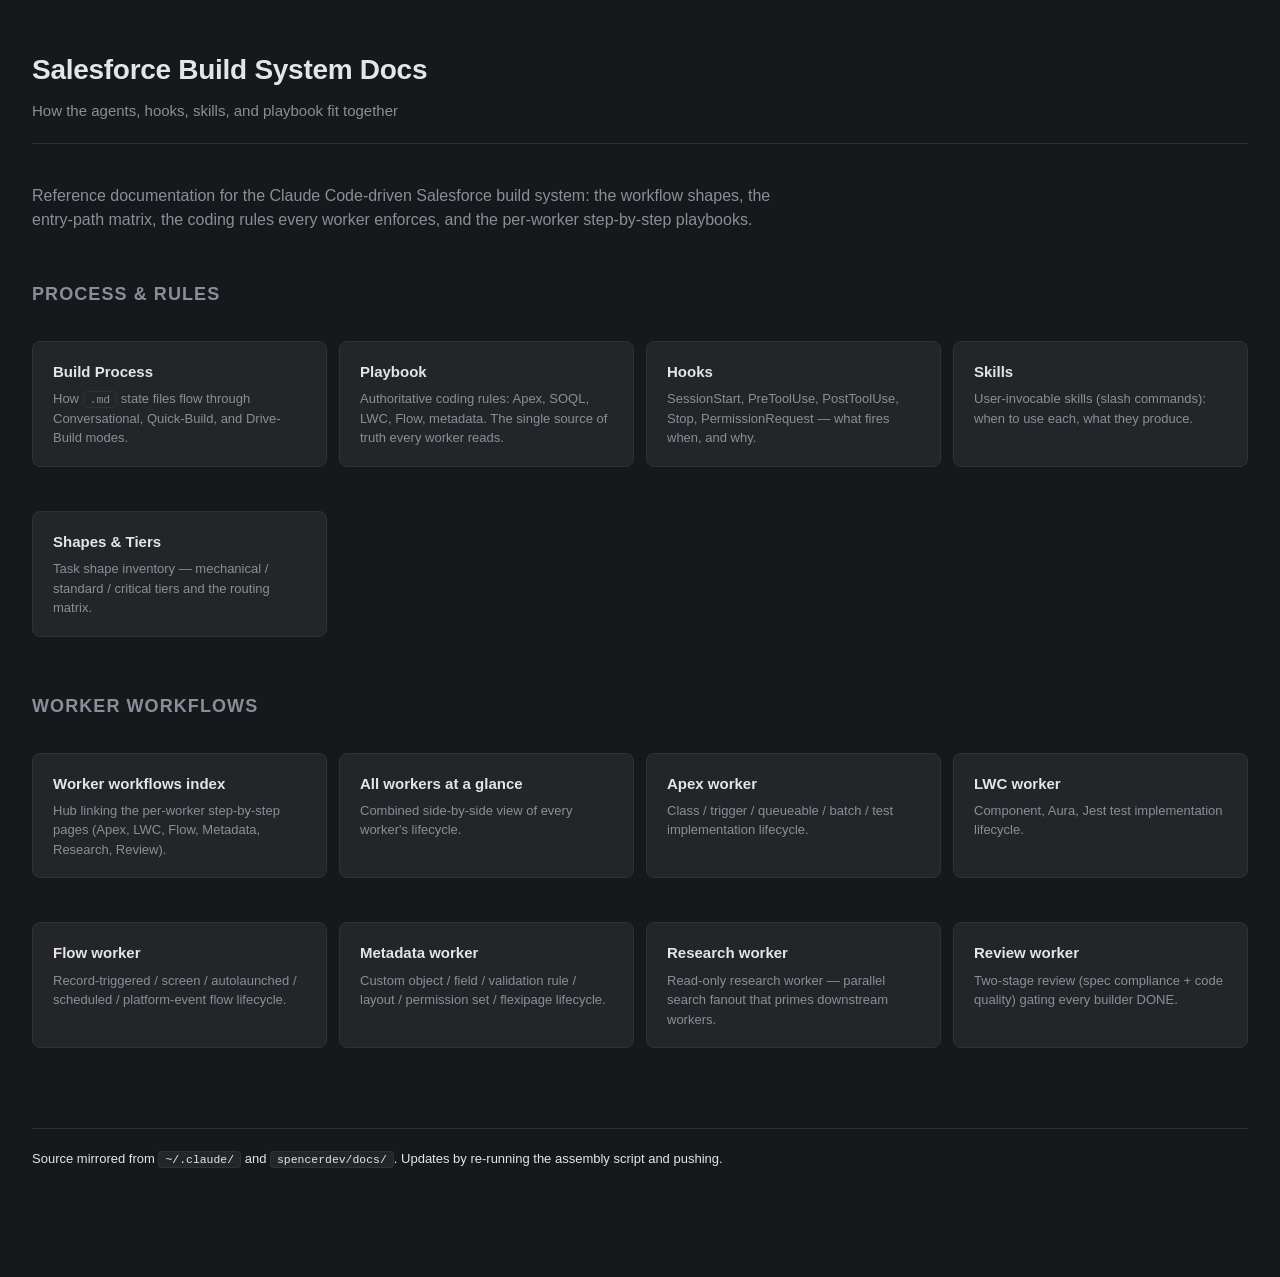
<file: index.html>
<!DOCTYPE html>
<html lang="en">
<head>
<meta charset="utf-8">
<title>Salesforce Build System Docs</title>
<link rel="stylesheet" href="dark-theme.css">
<style>
  .hero { margin: 0 0 48px; }
  .hero p { color: var(--text-2); font-size: 16px; max-width: 760px; }
  .section { margin: 40px 0; }
  .section h2 { font-size: 18px; font-weight: 600; color: var(--text-2); text-transform: uppercase; letter-spacing: 0.06em; border: none; padding: 0; margin: 0 0 16px; }
  .grid { display: grid; grid-template-columns: repeat(auto-fill, minmax(280px, 1fr)); gap: 12px; }
  .card { display: block; padding: 18px 20px; background: var(--bg-surface); border: 1px solid var(--border); border-radius: 8px; text-decoration: none; transition: border-color 0.15s, transform 0.15s; }
  .card:hover { border-color: var(--blue-link); text-decoration: none; transform: translateY(-1px); }
  .card .title { font-size: 15px; font-weight: 600; color: var(--text-1); margin: 0 0 6px; }
  .card .desc { font-size: 13px; color: var(--text-2); line-height: 1.5; }
  footer { margin-top: 64px; padding-top: 20px; border-top: 1px solid var(--border); color: var(--text-2); font-size: 13px; }
</style>
</head>
<body>
<div class="wrap">

<header>
  <h1>Salesforce Build System Docs</h1>
  <div class="subtitle">How the agents, hooks, skills, and playbook fit together</div>
</header>

<div class="hero">
  <p>Reference documentation for the Claude Code-driven Salesforce build system: the workflow shapes, the entry-path matrix, the coding rules every worker enforces, and the per-worker step-by-step playbooks.</p>
</div>

<div class="section">
  <h2>Process &amp; rules</h2>
  <div class="grid">
    <a class="card" href="BUILD-PROCESS.html">
      <div class="title">Build Process</div>
      <div class="desc">How <code>.md</code> state files flow through Conversational, Quick-Build, and Drive-Build modes.</div>
    </a>
    <a class="card" href="playbook.html">
      <div class="title">Playbook</div>
      <div class="desc">Authoritative coding rules: Apex, SOQL, LWC, Flow, metadata. The single source of truth every worker reads.</div>
    </a>
    <a class="card" href="HOOKS.html">
      <div class="title">Hooks</div>
      <div class="desc">SessionStart, PreToolUse, PostToolUse, Stop, PermissionRequest — what fires when, and why.</div>
    </a>
    <a class="card" href="SKILLS.html">
      <div class="title">Skills</div>
      <div class="desc">User-invocable skills (slash commands): when to use each, what they produce.</div>
    </a>
    <a class="card" href="SHAPES.html">
      <div class="title">Shapes &amp; Tiers</div>
      <div class="desc">Task shape inventory — mechanical / standard / critical tiers and the routing matrix.</div>
    </a>
  </div>
</div>

<div class="section">
  <h2>Worker workflows</h2>
  <div class="grid">
    <a class="card" href="worker-workflows/index.html">
      <div class="title">Worker workflows index</div>
      <div class="desc">Hub linking the per-worker step-by-step pages (Apex, LWC, Flow, Metadata, Research, Review).</div>
    </a>
    <a class="card" href="worker-workflows.html">
      <div class="title">All workers at a glance</div>
      <div class="desc">Combined side-by-side view of every worker's lifecycle.</div>
    </a>
    <a class="card" href="worker-workflows/apex.html">
      <div class="title">Apex worker</div>
      <div class="desc">Class / trigger / queueable / batch / test implementation lifecycle.</div>
    </a>
    <a class="card" href="worker-workflows/lwc.html">
      <div class="title">LWC worker</div>
      <div class="desc">Component, Aura, Jest test implementation lifecycle.</div>
    </a>
    <a class="card" href="worker-workflows/flow.html">
      <div class="title">Flow worker</div>
      <div class="desc">Record-triggered / screen / autolaunched / scheduled / platform-event flow lifecycle.</div>
    </a>
    <a class="card" href="worker-workflows/metadata.html">
      <div class="title">Metadata worker</div>
      <div class="desc">Custom object / field / validation rule / layout / permission set / flexipage lifecycle.</div>
    </a>
    <a class="card" href="worker-workflows/research.html">
      <div class="title">Research worker</div>
      <div class="desc">Read-only research worker — parallel search fanout that primes downstream workers.</div>
    </a>
    <a class="card" href="worker-workflows/review.html">
      <div class="title">Review worker</div>
      <div class="desc">Two-stage review (spec compliance + code quality) gating every builder DONE.</div>
    </a>
  </div>
</div>

<footer>
  <p>Source mirrored from <code>~/.claude/</code> and <code>spencerdev/docs/</code>. Updates by re-running the assembly script and pushing.</p>
</footer>

</div>
</body>
</html>
</file>
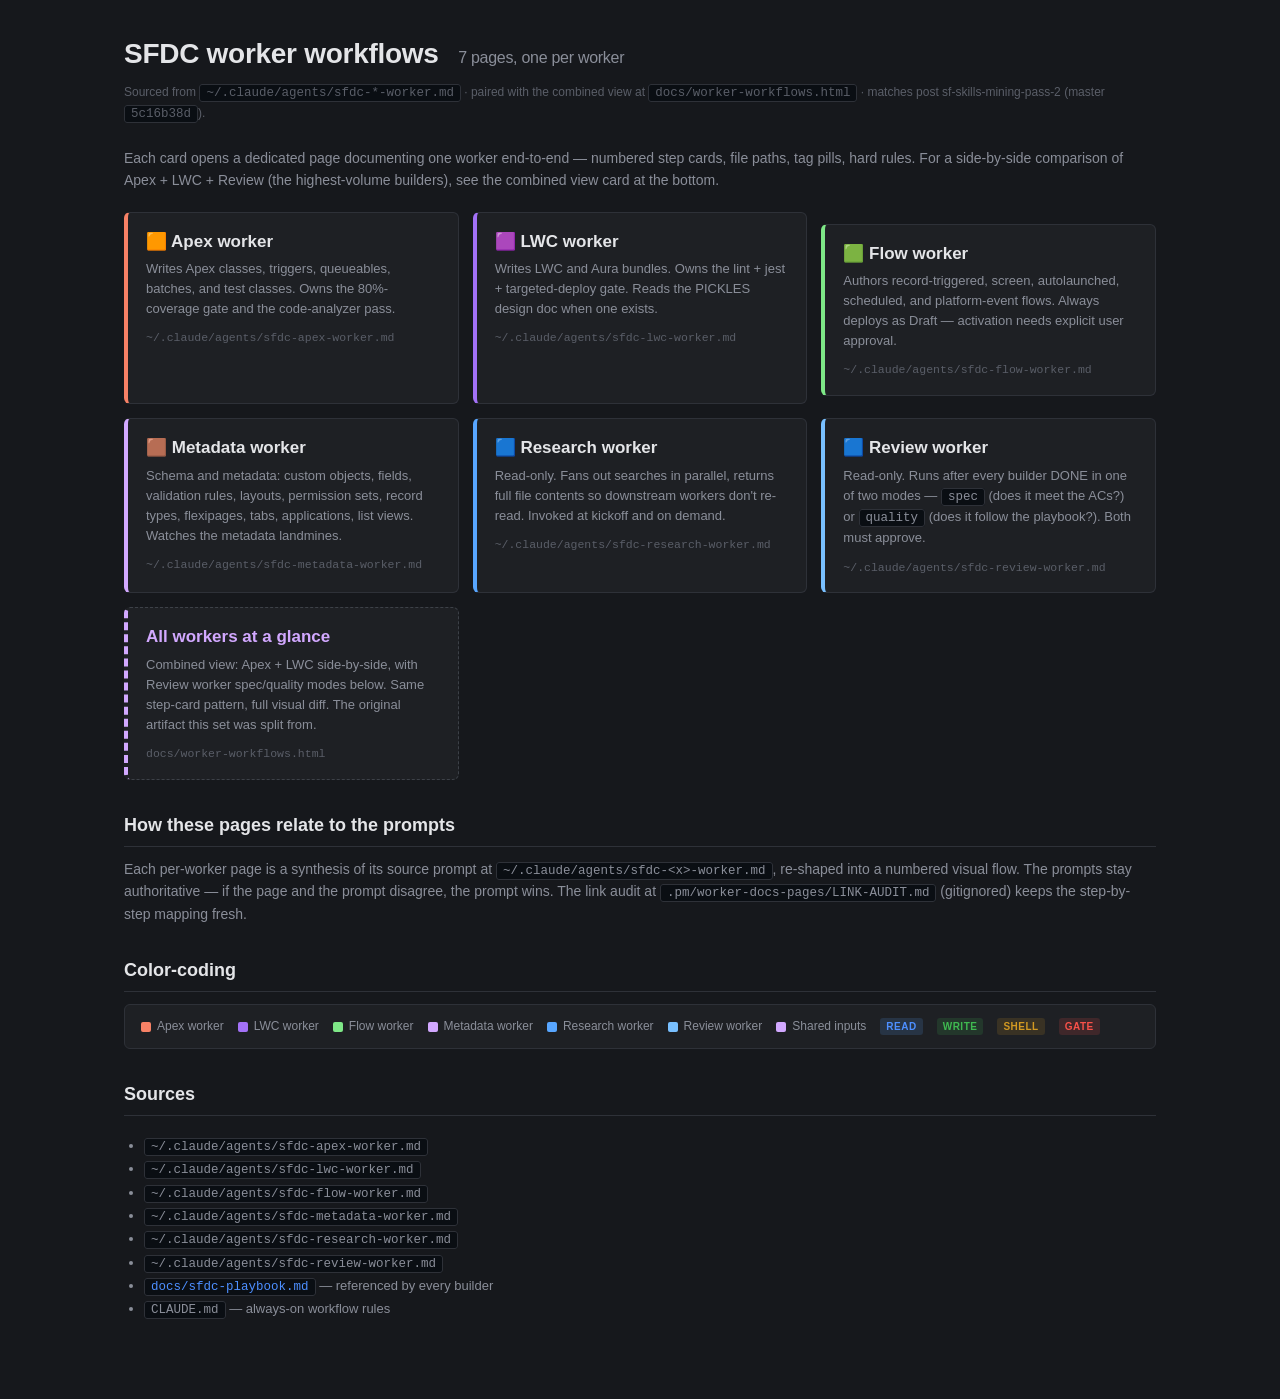
<file: worker-workflows/index.html>
<!doctype html>
<html lang="en">
    <head>
        <meta charset="utf-8" />
        <meta name="viewport" content="width=device-width, initial-scale=1" />
        <title>SFDC worker workflows — index</title>
        <link rel="stylesheet" href="styles.css" />
    </head>
    <body>
        <h1>
            SFDC worker workflows
            <span class="sub">7 pages, one per worker</span>
        </h1>
        <div class="meta">
            Sourced from <code>~/.claude/agents/sfdc-*-worker.md</code> · paired with the combined view at
            <code>docs/worker-workflows.html</code> · matches post sf-skills-mining-pass-2 (master
            <code>5c16b38d</code>).
        </div>

        <p>
            Each card opens a dedicated page documenting one worker end-to-end — numbered step cards, file paths, tag
            pills, hard rules. For a side-by-side comparison of Apex + LWC + Review (the highest-volume builders), see
            the combined view card at the bottom.
        </p>

        <div class="hub-grid">
            <a class="hub-card apex" href="apex.html">
                <div class="name">🟧 Apex worker</div>
                <div class="role">
                    Writes Apex classes, triggers, queueables, batches, and test classes. Owns the 80%-coverage gate and
                    the code-analyzer pass.
                </div>
                <div class="src">~/.claude/agents/sfdc-apex-worker.md</div>
            </a>

            <a class="hub-card lwc" href="lwc.html">
                <div class="name">🟪 LWC worker</div>
                <div class="role">
                    Writes LWC and Aura bundles. Owns the lint + jest + targeted-deploy gate. Reads the PICKLES design
                    doc when one exists.
                </div>
                <div class="src">~/.claude/agents/sfdc-lwc-worker.md</div>
            </a>

            <a class="hub-card flow" href="flow.html">
                <div class="name">🟩 Flow worker</div>
                <div class="role">
                    Authors record-triggered, screen, autolaunched, scheduled, and platform-event flows. Always deploys
                    as Draft — activation needs explicit user approval.
                </div>
                <div class="src">~/.claude/agents/sfdc-flow-worker.md</div>
            </a>

            <a class="hub-card metadata" href="metadata.html">
                <div class="name">🟫 Metadata worker</div>
                <div class="role">
                    Schema and metadata: custom objects, fields, validation rules, layouts, permission sets, record
                    types, flexipages, tabs, applications, list views. Watches the metadata landmines.
                </div>
                <div class="src">~/.claude/agents/sfdc-metadata-worker.md</div>
            </a>

            <a class="hub-card research" href="research.html">
                <div class="name">🟦 Research worker</div>
                <div class="role">
                    Read-only. Fans out searches in parallel, returns full file contents so downstream workers don't
                    re-read. Invoked at kickoff and on demand.
                </div>
                <div class="src">~/.claude/agents/sfdc-research-worker.md</div>
            </a>

            <a class="hub-card review" href="review.html">
                <div class="name">🟦 Review worker</div>
                <div class="role">
                    Read-only. Runs after every builder DONE in one of two modes — <code>spec</code> (does it meet the
                    ACs?) or <code>quality</code> (does it follow the playbook?). Both must approve.
                </div>
                <div class="src">~/.claude/agents/sfdc-review-worker.md</div>
            </a>

            <a class="hub-card combined" href="../worker-workflows.html">
                <div class="name">All workers at a glance</div>
                <div class="role">
                    Combined view: Apex + LWC side-by-side, with Review worker spec/quality modes below. Same step-card
                    pattern, full visual diff. The original artifact this set was split from.
                </div>
                <div class="src">docs/worker-workflows.html</div>
            </a>
        </div>

        <h2>How these pages relate to the prompts</h2>
        <p>
            Each per-worker page is a synthesis of its source prompt at
            <code>~/.claude/agents/sfdc-&lt;x&gt;-worker.md</code>, re-shaped into a numbered visual flow. The prompts
            stay authoritative — if the page and the prompt disagree, the prompt wins. The link audit at
            <code>.pm/worker-docs-pages/LINK-AUDIT.md</code> (gitignored) keeps the step-by-step mapping fresh.
        </p>

        <h2>Color-coding</h2>
        <div class="legend">
            <div class="legend-item">
                <div class="legend-dot" style="background: var(--apex)"></div>
                Apex worker
            </div>
            <div class="legend-item">
                <div class="legend-dot" style="background: var(--lwc)"></div>
                LWC worker
            </div>
            <div class="legend-item">
                <div class="legend-dot" style="background: var(--flow)"></div>
                Flow worker
            </div>
            <div class="legend-item">
                <div class="legend-dot" style="background: var(--metadata)"></div>
                Metadata worker
            </div>
            <div class="legend-item">
                <div class="legend-dot" style="background: var(--research)"></div>
                Research worker
            </div>
            <div class="legend-item">
                <div class="legend-dot" style="background: var(--review)"></div>
                Review worker
            </div>
            <div class="legend-item">
                <div class="legend-dot" style="background: var(--shared)"></div>
                Shared inputs
            </div>
            <div class="legend-item"><span class="tag read">read</span></div>
            <div class="legend-item"><span class="tag write">write</span></div>
            <div class="legend-item"><span class="tag shell">shell</span></div>
            <div class="legend-item"><span class="tag gate">gate</span></div>
        </div>

        <h2>Sources</h2>
        <ul class="sources">
            <li><code>~/.claude/agents/sfdc-apex-worker.md</code></li>
            <li><code>~/.claude/agents/sfdc-lwc-worker.md</code></li>
            <li><code>~/.claude/agents/sfdc-flow-worker.md</code></li>
            <li><code>~/.claude/agents/sfdc-metadata-worker.md</code></li>
            <li><code>~/.claude/agents/sfdc-research-worker.md</code></li>
            <li><code>~/.claude/agents/sfdc-review-worker.md</code></li>
            <li>
                <a href="../playbook.html"><code>docs/sfdc-playbook.md</code></a> — referenced by every builder
            </li>
            <li><code>CLAUDE.md</code> — always-on workflow rules</li>
        </ul>
    </body>
</html>
</file>
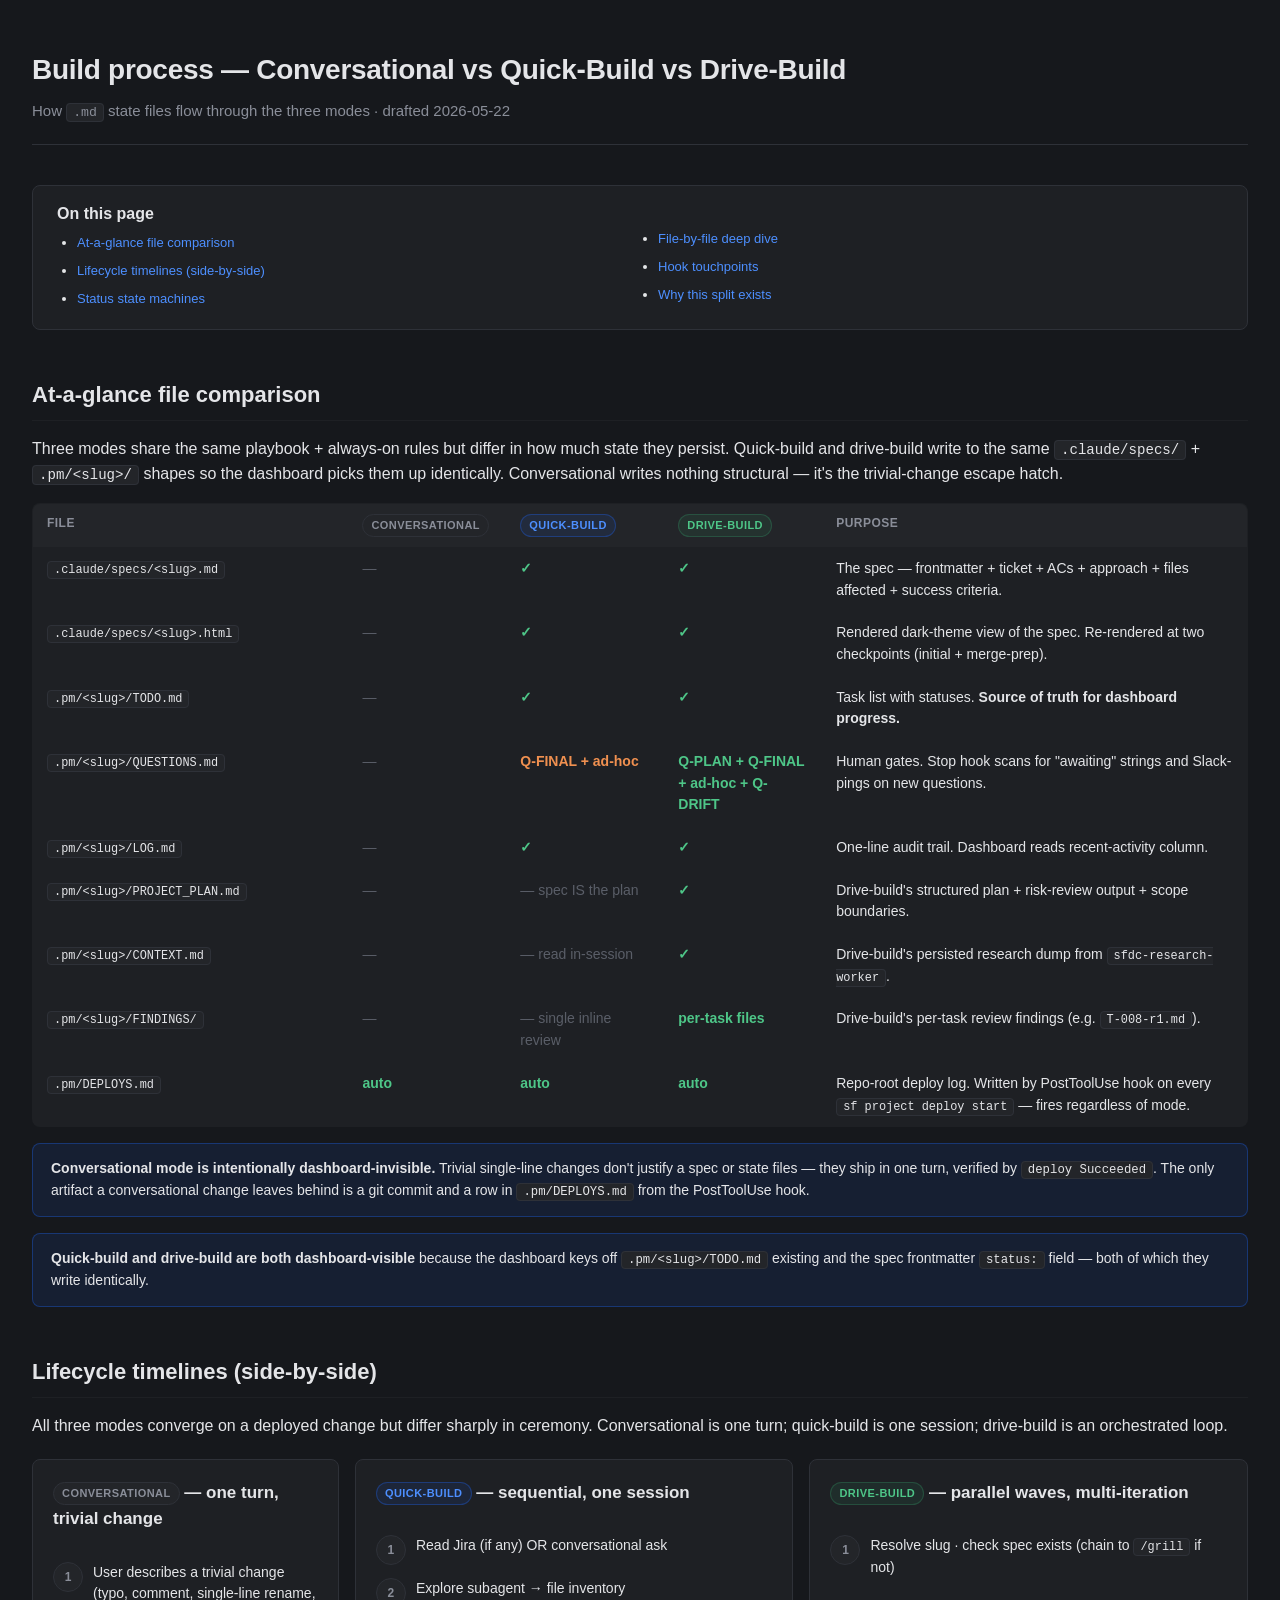
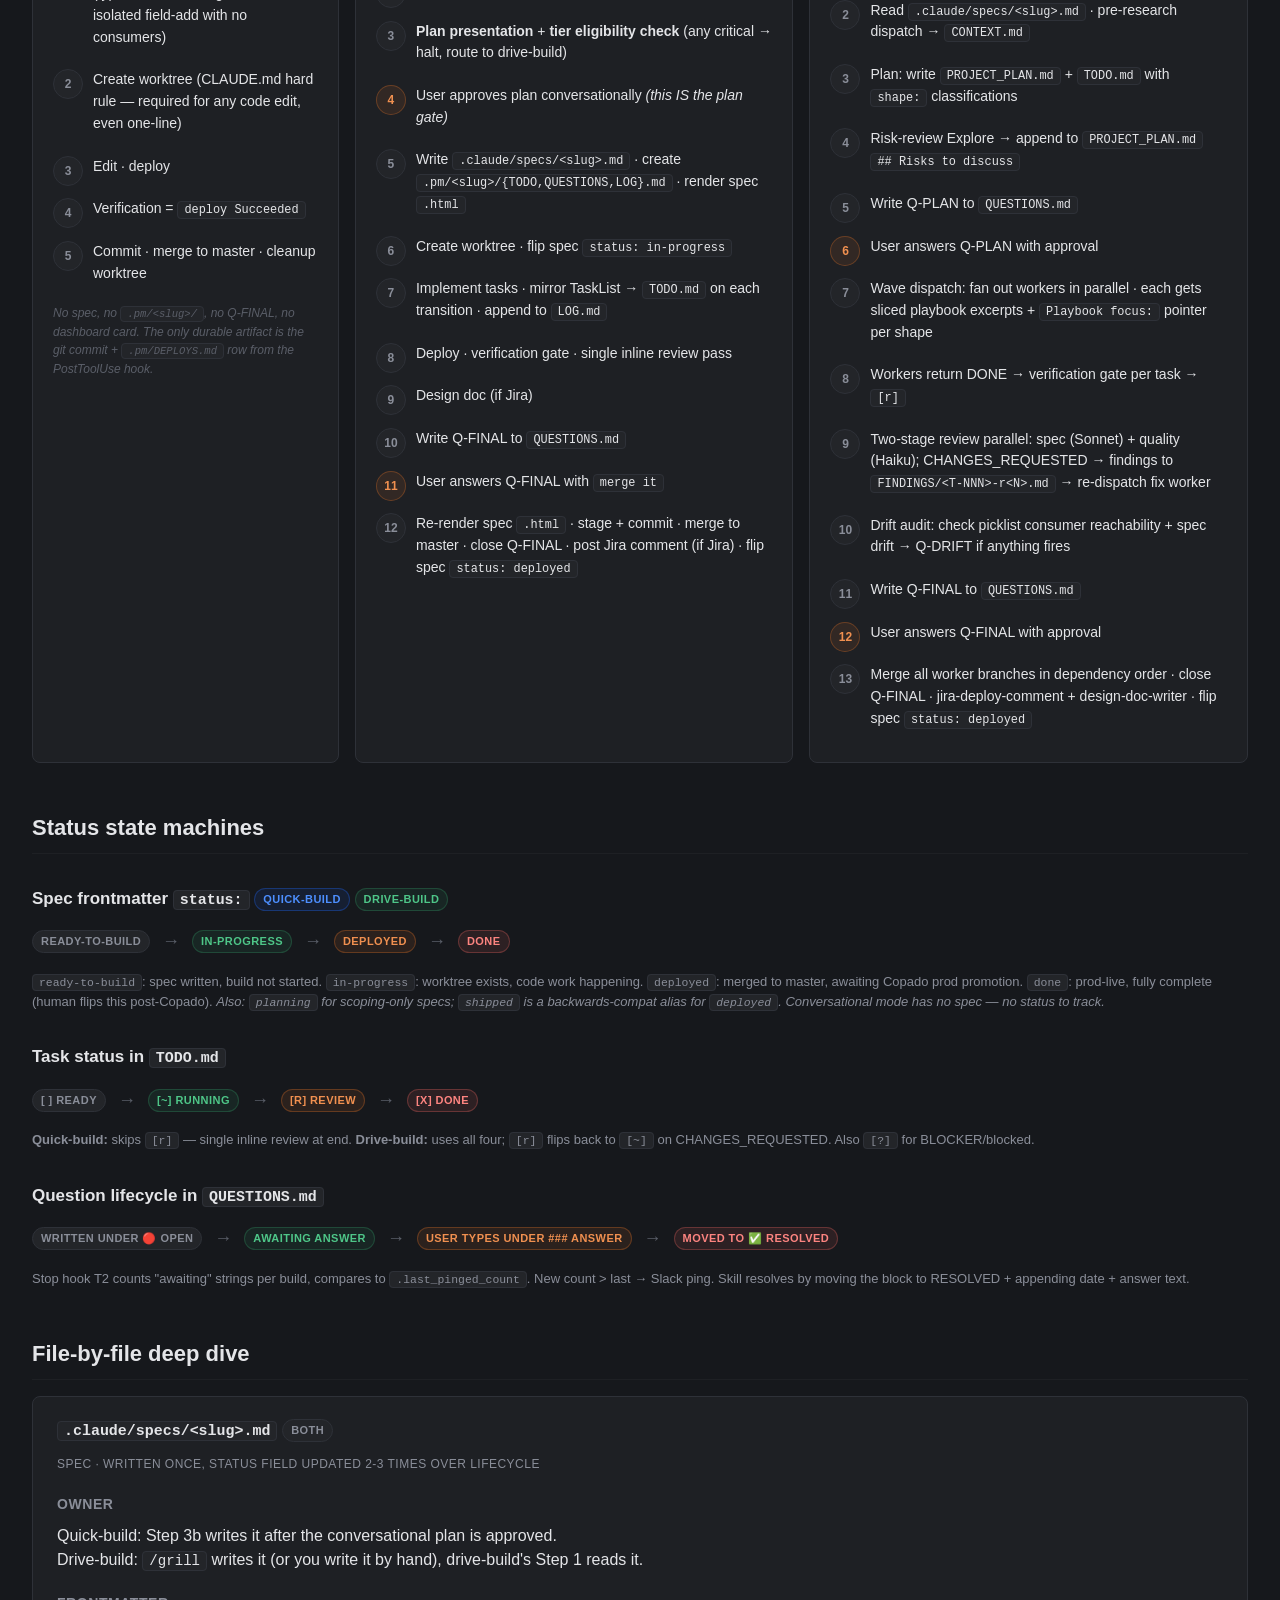
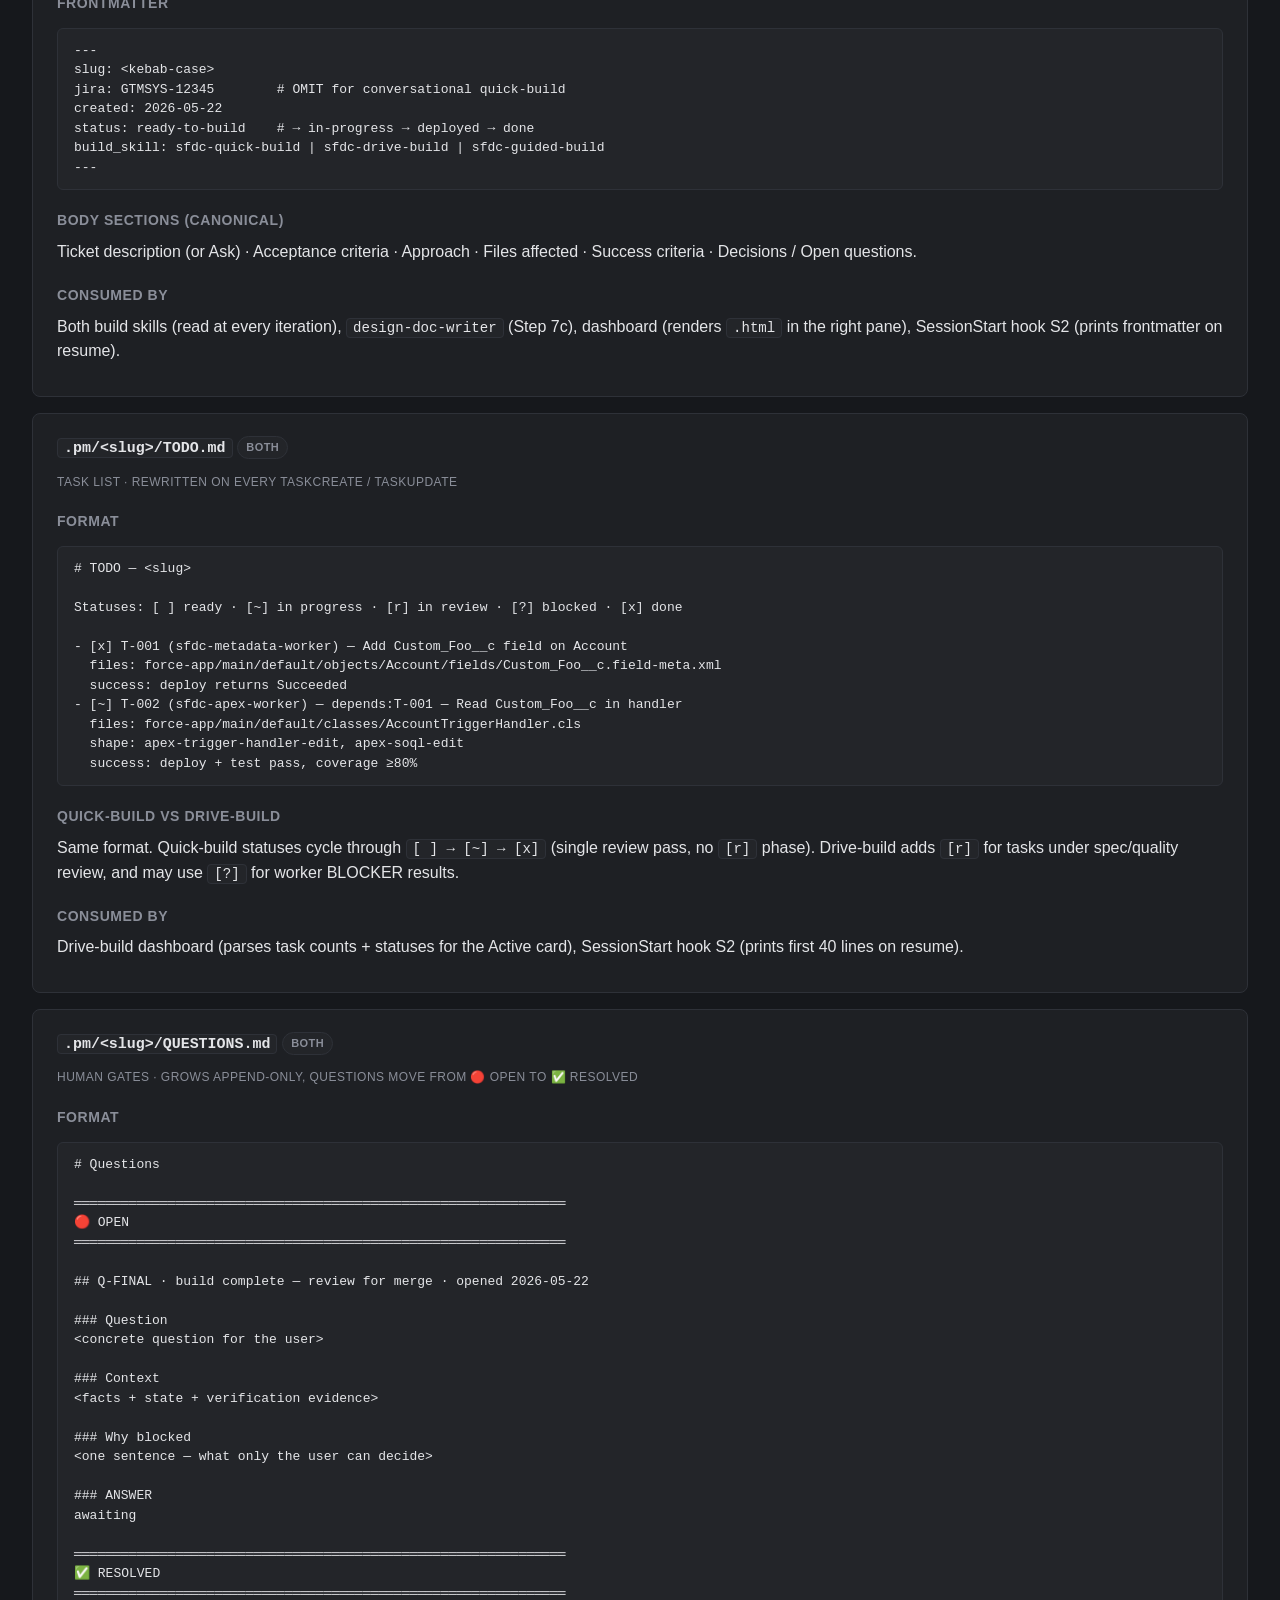
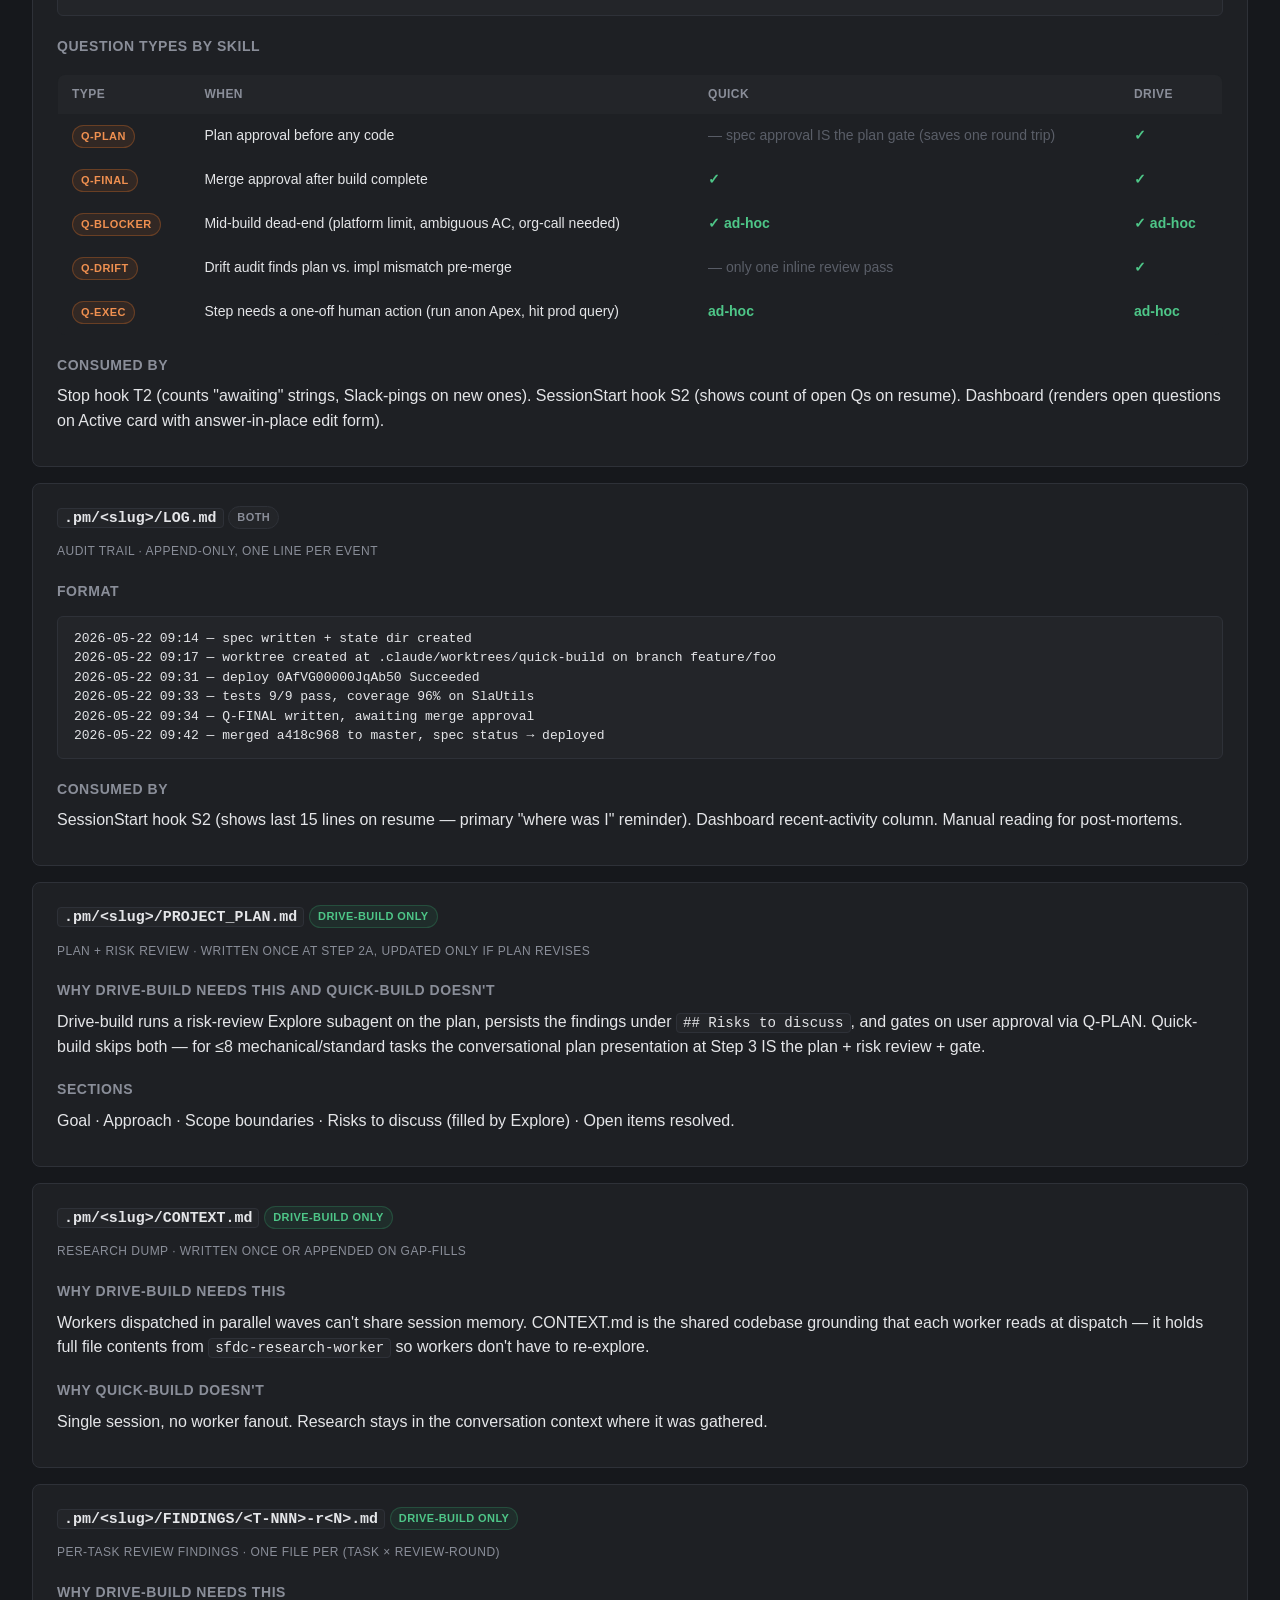
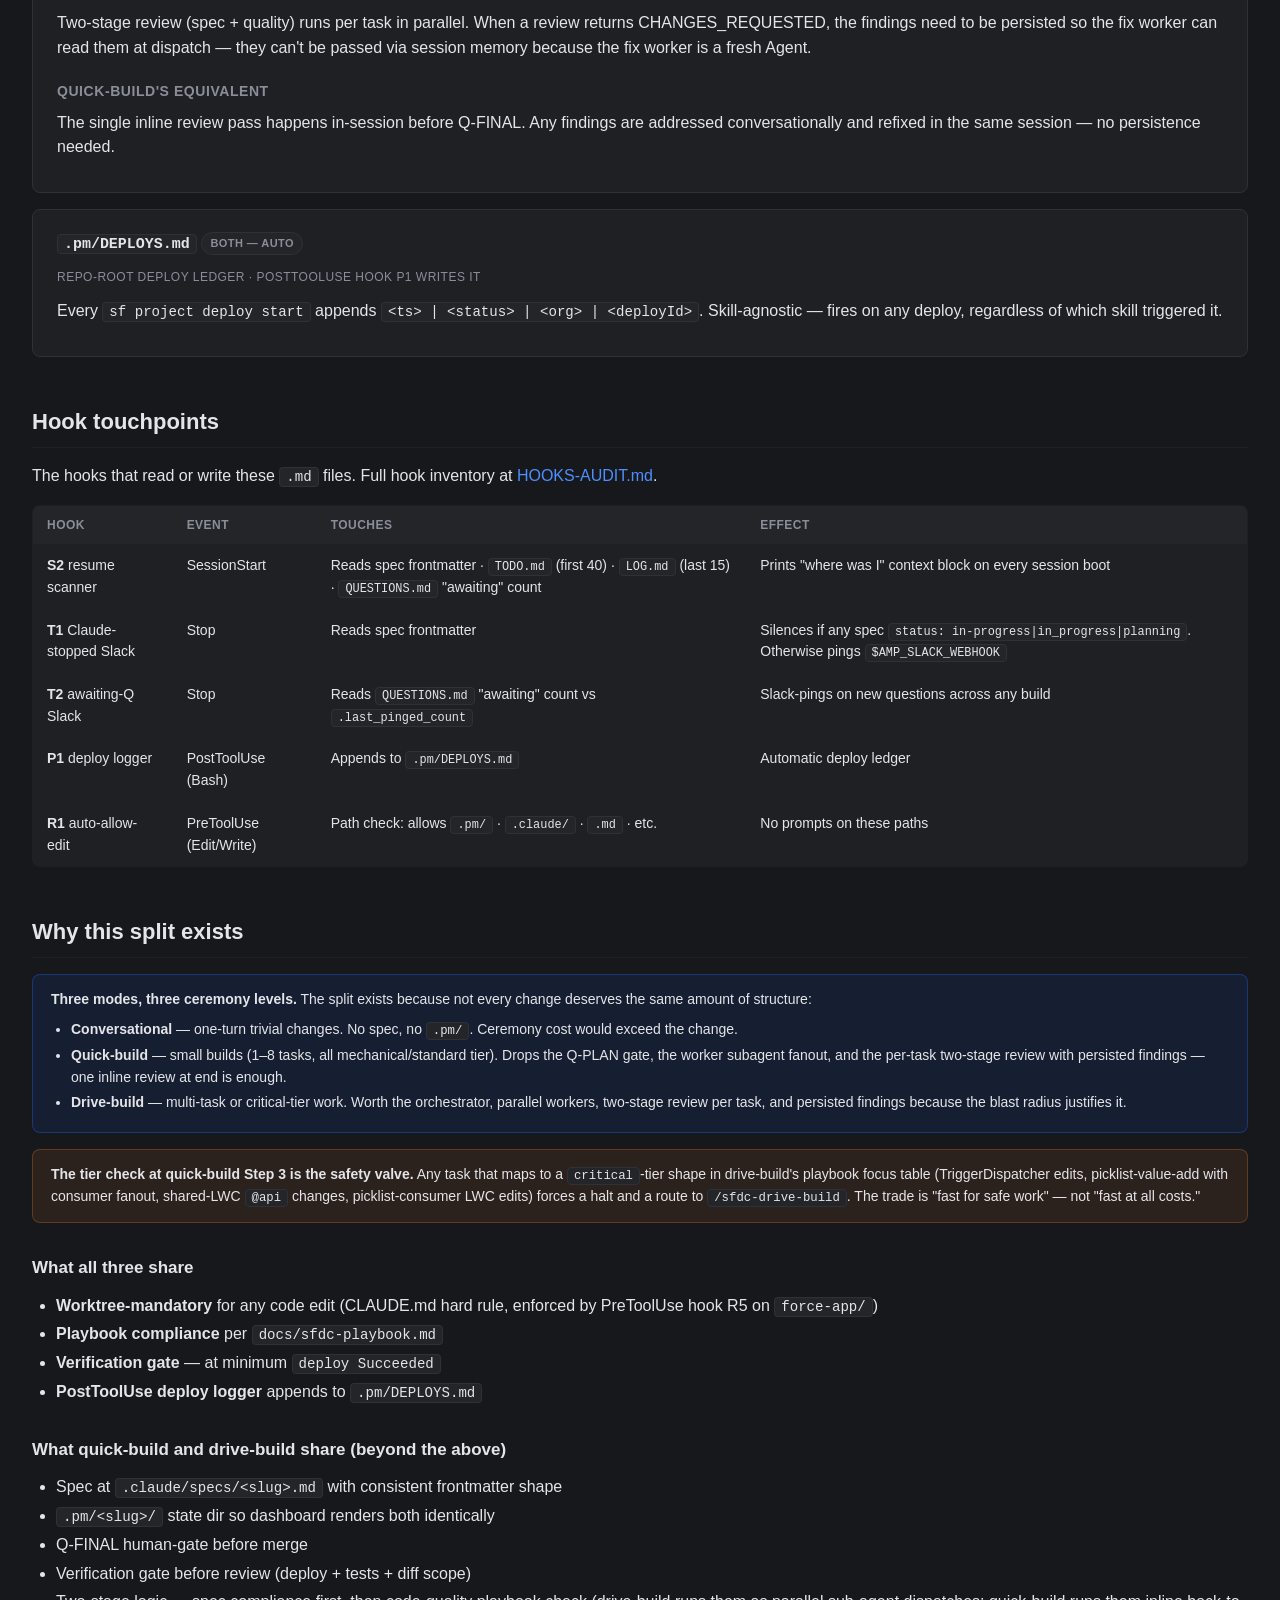
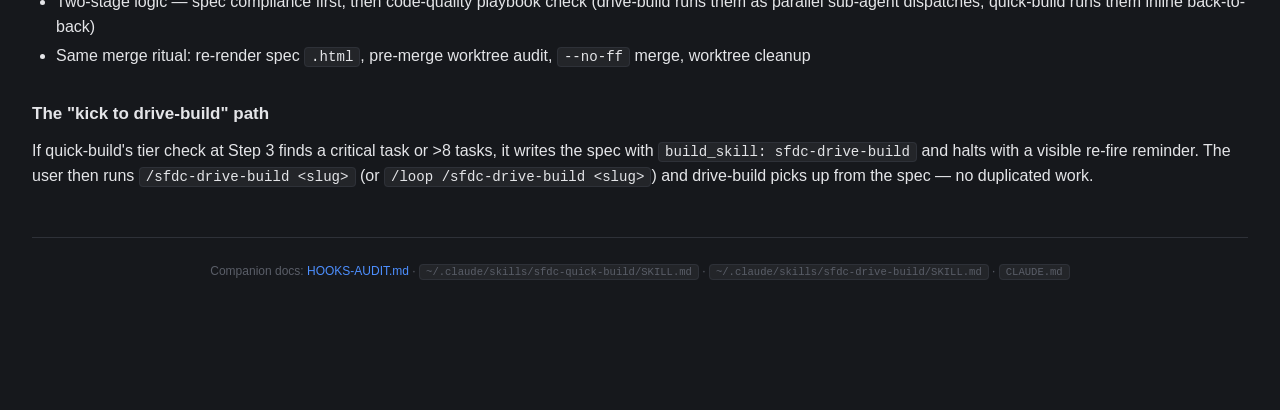
<file: BUILD-PROCESS.html>
<!DOCTYPE html>
<html lang="en">
<head>
<meta charset="utf-8">
<title>Build Process — Conversational vs Quick-Build vs Drive-Build</title>
<link rel="stylesheet" href="dark-theme.css">
</head>
<body>
<div class="wrap">

<header>
  <h1>Build process — Conversational vs Quick-Build vs Drive-Build</h1>
  <div class="subtitle">How <code>.md</code> state files flow through the three modes · drafted 2026-05-22</div>
</header>

<div class="toc">
  <strong>On this page</strong>
  <ul>
    <li><a href="#at-a-glance">At-a-glance file comparison</a></li>
    <li><a href="#lifecycle">Lifecycle timelines (side-by-side)</a></li>
    <li><a href="#status">Status state machines</a></li>
    <li><a href="#files">File-by-file deep dive</a></li>
    <li><a href="#hooks">Hook touchpoints</a></li>
    <li><a href="#decisions">Why this split exists</a></li>
  </ul>
</div>

<h2 id="at-a-glance">At-a-glance file comparison</h2>

<p>Three modes share the same playbook + always-on rules but differ in how much state they persist. Quick-build and drive-build write to the same <code>.claude/specs/</code> + <code>.pm/&lt;slug&gt;/</code> shapes so the dashboard picks them up identically. Conversational writes nothing structural — it's the trivial-change escape hatch.</p>

<table>
  <thead>
    <tr>
      <th style="width: 26%;">File</th>
      <th style="width: 13%;"><span class="pill conv">conversational</span></th>
      <th style="width: 13%;"><span class="pill quick">quick-build</span></th>
      <th style="width: 13%;"><span class="pill drive">drive-build</span></th>
      <th>Purpose</th>
    </tr>
  </thead>
  <tbody>
    <tr><td><code>.claude/specs/&lt;slug&gt;.md</code></td><td class="no">—</td><td class="yes">✓</td><td class="yes">✓</td><td>The spec — frontmatter + ticket + ACs + approach + files affected + success criteria.</td></tr>
    <tr><td><code>.claude/specs/&lt;slug&gt;.html</code></td><td class="no">—</td><td class="yes">✓</td><td class="yes">✓</td><td>Rendered dark-theme view of the spec. Re-rendered at two checkpoints (initial + merge-prep).</td></tr>
    <tr><td><code>.pm/&lt;slug&gt;/TODO.md</code></td><td class="no">—</td><td class="yes">✓</td><td class="yes">✓</td><td>Task list with statuses. <strong>Source of truth for dashboard progress.</strong></td></tr>
    <tr><td><code>.pm/&lt;slug&gt;/QUESTIONS.md</code></td><td class="no">—</td><td class="partial">Q-FINAL + ad-hoc</td><td class="yes">Q-PLAN + Q-FINAL + ad-hoc + Q-DRIFT</td><td>Human gates. Stop hook scans for "awaiting" strings and Slack-pings on new questions.</td></tr>
    <tr><td><code>.pm/&lt;slug&gt;/LOG.md</code></td><td class="no">—</td><td class="yes">✓</td><td class="yes">✓</td><td>One-line audit trail. Dashboard reads recent-activity column.</td></tr>
    <tr><td><code>.pm/&lt;slug&gt;/PROJECT_PLAN.md</code></td><td class="no">—</td><td class="no">— spec IS the plan</td><td class="yes">✓</td><td>Drive-build's structured plan + risk-review output + scope boundaries.</td></tr>
    <tr><td><code>.pm/&lt;slug&gt;/CONTEXT.md</code></td><td class="no">—</td><td class="no">— read in-session</td><td class="yes">✓</td><td>Drive-build's persisted research dump from <code>sfdc-research-worker</code>.</td></tr>
    <tr><td><code>.pm/&lt;slug&gt;/FINDINGS/</code></td><td class="no">—</td><td class="no">— single inline review</td><td class="yes">per-task files</td><td>Drive-build's per-task review findings (e.g. <code>T-008-r1.md</code>).</td></tr>
    <tr><td><code>.pm/DEPLOYS.md</code></td><td class="yes">auto</td><td class="yes">auto</td><td class="yes">auto</td><td>Repo-root deploy log. Written by PostToolUse hook on every <code>sf project deploy start</code> — fires regardless of mode.</td></tr>
  </tbody>
</table>

<div class="callout info">
<strong>Conversational mode is intentionally dashboard-invisible.</strong> Trivial single-line changes don't justify a spec or state files — they ship in one turn, verified by <code>deploy Succeeded</code>. The only artifact a conversational change leaves behind is a git commit and a row in <code>.pm/DEPLOYS.md</code> from the PostToolUse hook.
</div>

<div class="callout info">
<strong>Quick-build and drive-build are both dashboard-visible</strong> because the dashboard keys off <code>.pm/&lt;slug&gt;/TODO.md</code> existing and the spec frontmatter <code>status:</code> field — both of which they write identically.
</div>

<h2 id="lifecycle">Lifecycle timelines (side-by-side)</h2>

<p>All three modes converge on a deployed change but differ sharply in ceremony. Conversational is one turn; quick-build is one session; drive-build is an orchestrated loop.</p>

<div class="timeline">

  <div class="col">
    <h3><span class="pill conv">conversational</span> — one turn, trivial change</h3>
    <ol>
      <li>User describes a trivial change (typo, comment, single-line rename, isolated field-add with no consumers)</li>
      <li>Create worktree (CLAUDE.md hard rule — required for any code edit, even one-line)</li>
      <li>Edit · deploy</li>
      <li>Verification = <code>deploy Succeeded</code></li>
      <li>Commit · merge to master · cleanup worktree</li>
    </ol>
    <p style="font-size: 12px; color: var(--text-3); margin-top: 12px;"><em>No spec, no <code>.pm/&lt;slug&gt;/</code>, no Q-FINAL, no dashboard card. The only durable artifact is the git commit + <code>.pm/DEPLOYS.md</code> row from the PostToolUse hook.</em></p>
  </div>

  <div class="col">
    <h3><span class="pill quick">quick-build</span> — sequential, one session</h3>
    <ol>
      <li>Read Jira (if any) OR conversational ask</li>
      <li>Explore subagent → file inventory</li>
      <li><strong>Plan presentation</strong> + <strong>tier eligibility check</strong> (any critical → halt, route to drive-build)</li>
      <li class="gate">User approves plan conversationally <em>(this IS the plan gate)</em></li>
      <li>Write <code>.claude/specs/&lt;slug&gt;.md</code> · create <code>.pm/&lt;slug&gt;/{TODO,QUESTIONS,LOG}.md</code> · render spec <code>.html</code></li>
      <li>Create worktree · flip spec <code>status: in-progress</code></li>
      <li>Implement tasks · mirror TaskList → <code>TODO.md</code> on each transition · append to <code>LOG.md</code></li>
      <li>Deploy · verification gate · single inline review pass</li>
      <li>Design doc (if Jira)</li>
      <li>Write Q-FINAL to <code>QUESTIONS.md</code></li>
      <li class="gate">User answers Q-FINAL with <code>merge it</code></li>
      <li>Re-render spec <code>.html</code> · stage + commit · merge to master · close Q-FINAL · post Jira comment (if Jira) · flip spec <code>status: deployed</code></li>
    </ol>
  </div>

  <div class="col">
    <h3><span class="pill drive">drive-build</span> — parallel waves, multi-iteration</h3>
    <ol>
      <li>Resolve slug · check spec exists (chain to <code>/grill</code> if not)</li>
      <li>Read <code>.claude/specs/&lt;slug&gt;.md</code> · pre-research dispatch → <code>CONTEXT.md</code></li>
      <li>Plan: write <code>PROJECT_PLAN.md</code> + <code>TODO.md</code> with <code>shape:</code> classifications</li>
      <li>Risk-review Explore → append to <code>PROJECT_PLAN.md</code> <code>## Risks to discuss</code></li>
      <li>Write Q-PLAN to <code>QUESTIONS.md</code></li>
      <li class="gate">User answers Q-PLAN with approval</li>
      <li>Wave dispatch: fan out workers in parallel · each gets sliced playbook excerpts + <code>Playbook focus:</code> pointer per shape</li>
      <li>Workers return DONE → verification gate per task → <code>[r]</code></li>
      <li>Two-stage review parallel: spec (Sonnet) + quality (Haiku); CHANGES_REQUESTED → findings to <code>FINDINGS/&lt;T-NNN&gt;-r&lt;N&gt;.md</code> → re-dispatch fix worker</li>
      <li>Drift audit: check picklist consumer reachability + spec drift → Q-DRIFT if anything fires</li>
      <li>Write Q-FINAL to <code>QUESTIONS.md</code></li>
      <li class="gate">User answers Q-FINAL with approval</li>
      <li>Merge all worker branches in dependency order · close Q-FINAL · jira-deploy-comment + design-doc-writer · flip spec <code>status: deployed</code></li>
    </ol>
  </div>

</div>

<h2 id="status">Status state machines</h2>

<h3>Spec frontmatter <code>status:</code> <span class="pill quick">quick-build</span> <span class="pill drive">drive-build</span></h3>
<div class="states">
  <span class="pill start">ready-to-build</span><span class="arrow">→</span>
  <span class="pill active">in-progress</span><span class="arrow">→</span>
  <span class="pill gate">deployed</span><span class="arrow">→</span>
  <span class="pill terminal">done</span>
</div>
<p style="font-size: 13px; color: var(--text-2);"><code>ready-to-build</code>: spec written, build not started. <code>in-progress</code>: worktree exists, code work happening. <code>deployed</code>: merged to master, awaiting Copado prod promotion. <code>done</code>: prod-live, fully complete (human flips this post-Copado). <em>Also: <code>planning</code> for scoping-only specs; <code>shipped</code> is a backwards-compat alias for <code>deployed</code>. Conversational mode has no spec — no status to track.</em></p>

<h3>Task status in <code>TODO.md</code></h3>
<div class="states">
  <span class="pill start">[ ] ready</span><span class="arrow">→</span>
  <span class="pill active">[~] running</span><span class="arrow">→</span>
  <span class="pill gate">[r] review</span><span class="arrow">→</span>
  <span class="pill terminal">[x] done</span>
</div>
<p style="font-size: 13px; color: var(--text-2);"><strong>Quick-build:</strong> skips <code>[r]</code> — single inline review at end. <strong>Drive-build:</strong> uses all four; <code>[r]</code> flips back to <code>[~]</code> on CHANGES_REQUESTED. Also <code>[?]</code> for BLOCKER/blocked.</p>

<h3>Question lifecycle in <code>QUESTIONS.md</code></h3>
<div class="states">
  <span class="pill start">written under 🔴 OPEN</span><span class="arrow">→</span>
  <span class="pill active">awaiting answer</span><span class="arrow">→</span>
  <span class="pill gate">user types under ### ANSWER</span><span class="arrow">→</span>
  <span class="pill terminal">moved to ✅ RESOLVED</span>
</div>
<p style="font-size: 13px; color: var(--text-2);">Stop hook T2 counts "awaiting" strings per build, compares to <code>.last_pinged_count</code>. New count > last → Slack ping. Skill resolves by moving the block to RESOLVED + appending date + answer text.</p>

<h2 id="files">File-by-file deep dive</h2>

<div class="card">
  <h3><code>.claude/specs/&lt;slug&gt;.md</code> <span class="pill both">both</span></h3>
  <div class="meta">Spec · written once, status field updated 2-3 times over lifecycle</div>
  <h4>Owner</h4>
  <p>Quick-build: Step 3b writes it after the conversational plan is approved.<br>
  Drive-build: <code>/grill</code> writes it (or you write it by hand), drive-build's Step 1 reads it.</p>
  <h4>Frontmatter</h4>
  <pre><code>---
slug: &lt;kebab-case&gt;
jira: GTMSYS-12345        # OMIT for conversational quick-build
created: 2026-05-22
status: ready-to-build    # → in-progress → deployed → done
build_skill: sfdc-quick-build | sfdc-drive-build | sfdc-guided-build
---</code></pre>
  <h4>Body sections (canonical)</h4>
  <p>Ticket description (or Ask) · Acceptance criteria · Approach · Files affected · Success criteria · Decisions / Open questions.</p>
  <h4>Consumed by</h4>
  <p>Both build skills (read at every iteration), <code>design-doc-writer</code> (Step 7c), dashboard (renders <code>.html</code> in the right pane), SessionStart hook S2 (prints frontmatter on resume).</p>
</div>

<div class="card">
  <h3><code>.pm/&lt;slug&gt;/TODO.md</code> <span class="pill both">both</span></h3>
  <div class="meta">Task list · rewritten on every TaskCreate / TaskUpdate</div>
  <h4>Format</h4>
  <pre><code># TODO — &lt;slug&gt;

Statuses: [ ] ready · [~] in progress · [r] in review · [?] blocked · [x] done

- [x] T-001 (sfdc-metadata-worker) — Add Custom_Foo__c field on Account
  files: force-app/main/default/objects/Account/fields/Custom_Foo__c.field-meta.xml
  success: deploy returns Succeeded
- [~] T-002 (sfdc-apex-worker) — depends:T-001 — Read Custom_Foo__c in handler
  files: force-app/main/default/classes/AccountTriggerHandler.cls
  shape: apex-trigger-handler-edit, apex-soql-edit
  success: deploy + test pass, coverage ≥80%</code></pre>
  <h4>Quick-build vs drive-build</h4>
  <p>Same format. Quick-build statuses cycle through <code>[ ] → [~] → [x]</code> (single review pass, no <code>[r]</code> phase). Drive-build adds <code>[r]</code> for tasks under spec/quality review, and may use <code>[?]</code> for worker BLOCKER results.</p>
  <h4>Consumed by</h4>
  <p>Drive-build dashboard (parses task counts + statuses for the Active card), SessionStart hook S2 (prints first 40 lines on resume).</p>
</div>

<div class="card">
  <h3><code>.pm/&lt;slug&gt;/QUESTIONS.md</code> <span class="pill both">both</span></h3>
  <div class="meta">Human gates · grows append-only, questions move from 🔴 OPEN to ✅ RESOLVED</div>
  <h4>Format</h4>
  <pre><code># Questions

═══════════════════════════════════════════════════════════════
🔴 OPEN
═══════════════════════════════════════════════════════════════

## Q-FINAL · build complete — review for merge · opened 2026-05-22

### Question
&lt;concrete question for the user&gt;

### Context
&lt;facts + state + verification evidence&gt;

### Why blocked
&lt;one sentence — what only the user can decide&gt;

### ANSWER
awaiting

═══════════════════════════════════════════════════════════════
✅ RESOLVED
═══════════════════════════════════════════════════════════════</code></pre>
  <h4>Question types by skill</h4>
  <table>
    <thead><tr><th>Type</th><th>When</th><th>Quick</th><th>Drive</th></tr></thead>
    <tbody>
      <tr><td><span class="pill gate">Q-PLAN</span></td><td>Plan approval before any code</td><td class="no">— spec approval IS the plan gate (saves one round trip)</td><td class="yes">✓</td></tr>
      <tr><td><span class="pill gate">Q-FINAL</span></td><td>Merge approval after build complete</td><td class="yes">✓</td><td class="yes">✓</td></tr>
      <tr><td><span class="pill gate">Q-BLOCKER</span></td><td>Mid-build dead-end (platform limit, ambiguous AC, org-call needed)</td><td class="yes">✓ ad-hoc</td><td class="yes">✓ ad-hoc</td></tr>
      <tr><td><span class="pill gate">Q-DRIFT</span></td><td>Drift audit finds plan vs. impl mismatch pre-merge</td><td class="no">— only one inline review pass</td><td class="yes">✓</td></tr>
      <tr><td><span class="pill gate">Q-EXEC</span></td><td>Step needs a one-off human action (run anon Apex, hit prod query)</td><td class="yes">ad-hoc</td><td class="yes">ad-hoc</td></tr>
    </tbody>
  </table>
  <h4>Consumed by</h4>
  <p>Stop hook T2 (counts "awaiting" strings, Slack-pings on new ones). SessionStart hook S2 (shows count of open Qs on resume). Dashboard (renders open questions on Active card with answer-in-place edit form).</p>
</div>

<div class="card">
  <h3><code>.pm/&lt;slug&gt;/LOG.md</code> <span class="pill both">both</span></h3>
  <div class="meta">Audit trail · append-only, one line per event</div>
  <h4>Format</h4>
  <pre><code>2026-05-22 09:14 — spec written + state dir created
2026-05-22 09:17 — worktree created at .claude/worktrees/quick-build on branch feature/foo
2026-05-22 09:31 — deploy 0AfVG00000JqAb50 Succeeded
2026-05-22 09:33 — tests 9/9 pass, coverage 96% on SlaUtils
2026-05-22 09:34 — Q-FINAL written, awaiting merge approval
2026-05-22 09:42 — merged a418c968 to master, spec status → deployed</code></pre>
  <h4>Consumed by</h4>
  <p>SessionStart hook S2 (shows last 15 lines on resume — primary "where was I" reminder). Dashboard recent-activity column. Manual reading for post-mortems.</p>
</div>

<div class="card">
  <h3><code>.pm/&lt;slug&gt;/PROJECT_PLAN.md</code> <span class="pill drive">drive-build only</span></h3>
  <div class="meta">Plan + risk review · written once at Step 2a, updated only if plan revises</div>
  <h4>Why drive-build needs this and quick-build doesn't</h4>
  <p>Drive-build runs a risk-review Explore subagent on the plan, persists the findings under <code>## Risks to discuss</code>, and gates on user approval via Q-PLAN. Quick-build skips both — for ≤8 mechanical/standard tasks the conversational plan presentation at Step 3 IS the plan + risk review + gate.</p>
  <h4>Sections</h4>
  <p>Goal · Approach · Scope boundaries · Risks to discuss (filled by Explore) · Open items resolved.</p>
</div>

<div class="card">
  <h3><code>.pm/&lt;slug&gt;/CONTEXT.md</code> <span class="pill drive">drive-build only</span></h3>
  <div class="meta">Research dump · written once or appended on gap-fills</div>
  <h4>Why drive-build needs this</h4>
  <p>Workers dispatched in parallel waves can't share session memory. CONTEXT.md is the shared codebase grounding that each worker reads at dispatch — it holds full file contents from <code>sfdc-research-worker</code> so workers don't have to re-explore.</p>
  <h4>Why quick-build doesn't</h4>
  <p>Single session, no worker fanout. Research stays in the conversation context where it was gathered.</p>
</div>

<div class="card">
  <h3><code>.pm/&lt;slug&gt;/FINDINGS/&lt;T-NNN&gt;-r&lt;N&gt;.md</code> <span class="pill drive">drive-build only</span></h3>
  <div class="meta">Per-task review findings · one file per (task × review-round)</div>
  <h4>Why drive-build needs this</h4>
  <p>Two-stage review (spec + quality) runs per task in parallel. When a review returns CHANGES_REQUESTED, the findings need to be persisted so the fix worker can read them at dispatch — they can't be passed via session memory because the fix worker is a fresh Agent.</p>
  <h4>Quick-build's equivalent</h4>
  <p>The single inline review pass happens in-session before Q-FINAL. Any findings are addressed conversationally and refixed in the same session — no persistence needed.</p>
</div>

<div class="card">
  <h3><code>.pm/DEPLOYS.md</code> <span class="pill both">both — auto</span></h3>
  <div class="meta">Repo-root deploy ledger · PostToolUse hook P1 writes it</div>
  <p>Every <code>sf project deploy start</code> appends <code>&lt;ts&gt; | &lt;status&gt; | &lt;org&gt; | &lt;deployId&gt;</code>. Skill-agnostic — fires on any deploy, regardless of which skill triggered it.</p>
</div>

<h2 id="hooks">Hook touchpoints</h2>

<p>The hooks that read or write these <code>.md</code> files. Full hook inventory at <a href="HOOKS-AUDIT.md">HOOKS-AUDIT.md</a>.</p>

<table>
  <thead><tr><th>Hook</th><th>Event</th><th>Touches</th><th>Effect</th></tr></thead>
  <tbody>
    <tr><td><strong>S2</strong> resume scanner</td><td>SessionStart</td><td>Reads spec frontmatter · <code>TODO.md</code> (first 40) · <code>LOG.md</code> (last 15) · <code>QUESTIONS.md</code> "awaiting" count</td><td>Prints "where was I" context block on every session boot</td></tr>
    <tr><td><strong>T1</strong> Claude-stopped Slack</td><td>Stop</td><td>Reads spec frontmatter</td><td>Silences if any spec <code>status: in-progress|in_progress|planning</code>. Otherwise pings <code>$AMP_SLACK_WEBHOOK</code></td></tr>
    <tr><td><strong>T2</strong> awaiting-Q Slack</td><td>Stop</td><td>Reads <code>QUESTIONS.md</code> "awaiting" count vs <code>.last_pinged_count</code></td><td>Slack-pings on new questions across any build</td></tr>
    <tr><td><strong>P1</strong> deploy logger</td><td>PostToolUse (Bash)</td><td>Appends to <code>.pm/DEPLOYS.md</code></td><td>Automatic deploy ledger</td></tr>
    <tr><td><strong>R1</strong> auto-allow-edit</td><td>PreToolUse (Edit/Write)</td><td>Path check: allows <code>.pm/</code> · <code>.claude/</code> · <code>.md</code> · etc.</td><td>No prompts on these paths</td></tr>
  </tbody>
</table>

<h2 id="decisions">Why this split exists</h2>

<div class="callout info">
<strong>Three modes, three ceremony levels.</strong> The split exists because not every change deserves the same amount of structure:
<ul style="margin: 8px 0 0; padding-left: 20px;">
  <li><strong>Conversational</strong> — one-turn trivial changes. No spec, no <code>.pm/</code>. Ceremony cost would exceed the change.</li>
  <li><strong>Quick-build</strong> — small builds (1–8 tasks, all mechanical/standard tier). Drops the Q-PLAN gate, the worker subagent fanout, and the per-task two-stage review with persisted findings — one inline review at end is enough.</li>
  <li><strong>Drive-build</strong> — multi-task or critical-tier work. Worth the orchestrator, parallel workers, two-stage review per task, and persisted findings because the blast radius justifies it.</li>
</ul>
</div>

<div class="callout warn">
<strong>The tier check at quick-build Step 3 is the safety valve.</strong> Any task that maps to a <code>critical</code>-tier shape in drive-build's playbook focus table (TriggerDispatcher edits, picklist-value-add with consumer fanout, shared-LWC <code>@api</code> changes, picklist-consumer LWC edits) forces a halt and a route to <code>/sfdc-drive-build</code>. The trade is "fast for safe work" — not "fast at all costs."
</div>

<h3>What all three share</h3>
<ul>
  <li><strong>Worktree-mandatory</strong> for any code edit (CLAUDE.md hard rule, enforced by PreToolUse hook R5 on <code>force-app/</code>)</li>
  <li><strong>Playbook compliance</strong> per <code>docs/sfdc-playbook.md</code></li>
  <li><strong>Verification gate</strong> — at minimum <code>deploy Succeeded</code></li>
  <li><strong>PostToolUse deploy logger</strong> appends to <code>.pm/DEPLOYS.md</code></li>
</ul>

<h3>What quick-build and drive-build share (beyond the above)</h3>
<ul>
  <li>Spec at <code>.claude/specs/&lt;slug&gt;.md</code> with consistent frontmatter shape</li>
  <li><code>.pm/&lt;slug&gt;/</code> state dir so dashboard renders both identically</li>
  <li>Q-FINAL human-gate before merge</li>
  <li>Verification gate before review (deploy + tests + diff scope)</li>
  <li>Two-stage logic — spec compliance first, then code-quality playbook check (drive-build runs them as parallel sub-agent dispatches; quick-build runs them inline back-to-back)</li>
  <li>Same merge ritual: re-render spec <code>.html</code>, pre-merge worktree audit, <code>--no-ff</code> merge, worktree cleanup</li>
</ul>

<h3>The "kick to drive-build" path</h3>
<p>If quick-build's tier check at Step 3 finds a critical task or &gt;8 tasks, it writes the spec with <code>build_skill: sfdc-drive-build</code> and halts with a visible re-fire reminder. The user then runs <code>/sfdc-drive-build &lt;slug&gt;</code> (or <code>/loop /sfdc-drive-build &lt;slug&gt;</code>) and drive-build picks up from the spec — no duplicated work.</p>

<hr style="border: none; border-top: 1px solid var(--border); margin: 48px 0 24px;">
<p style="color: var(--text-3); font-size: 12px; text-align: center;">
  Companion docs: <a href="HOOKS-AUDIT.md">HOOKS-AUDIT.md</a> · <code>~/.claude/skills/sfdc-quick-build/SKILL.md</code> · <code>~/.claude/skills/sfdc-drive-build/SKILL.md</code> · <code>CLAUDE.md</code>
</p>

</div>
</body>
</html>
</file>
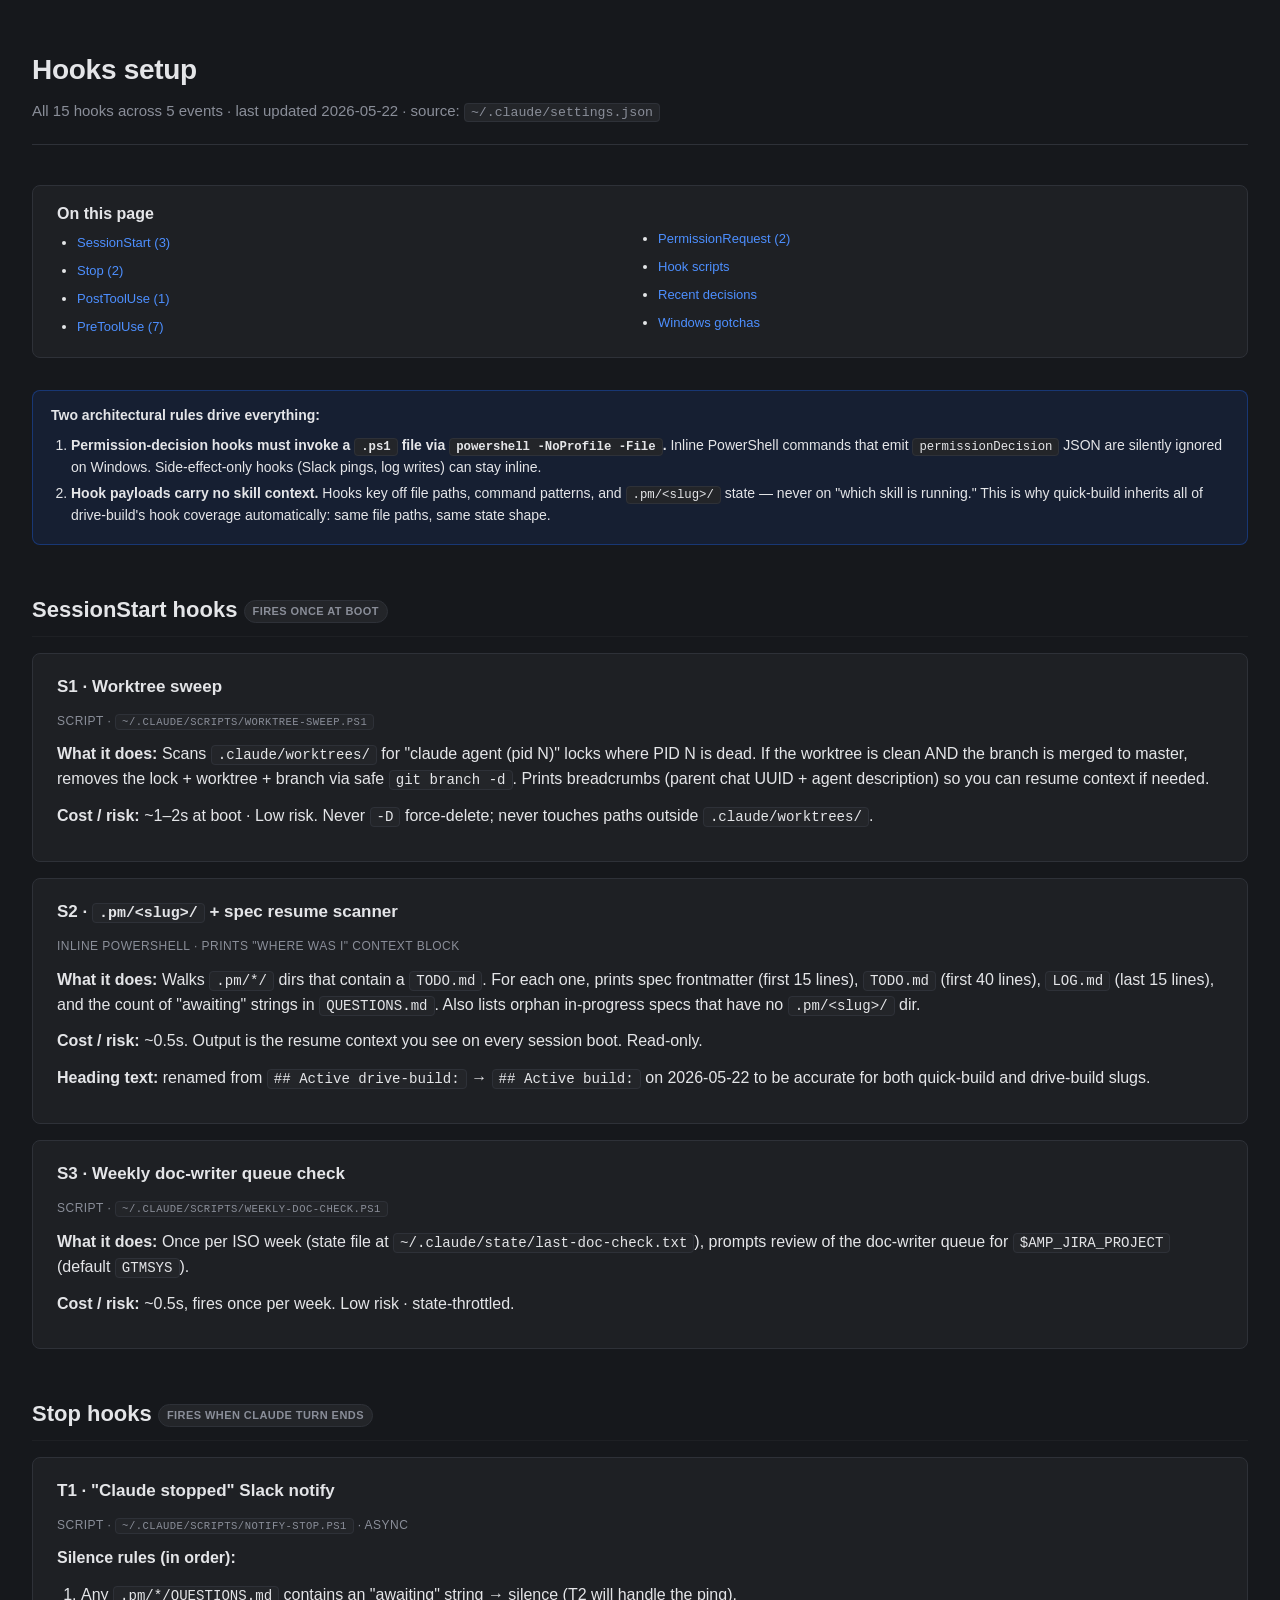
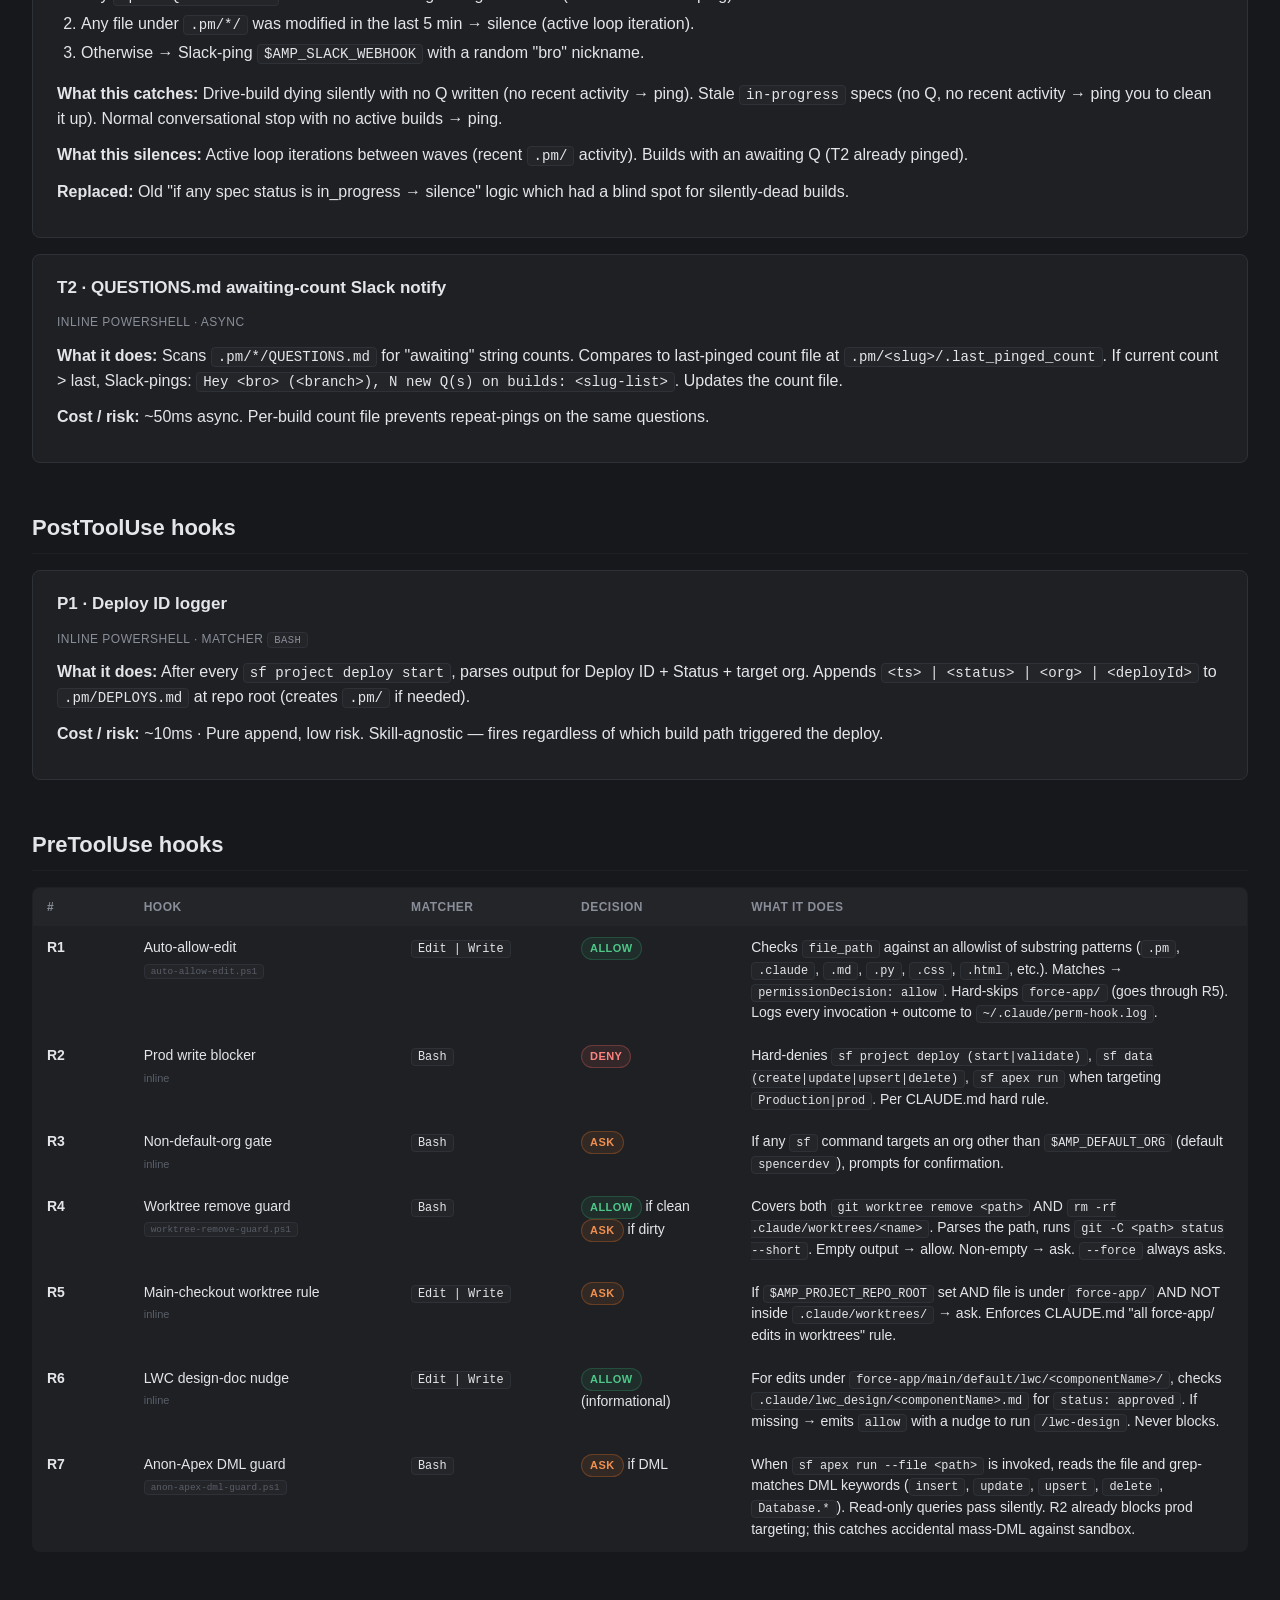
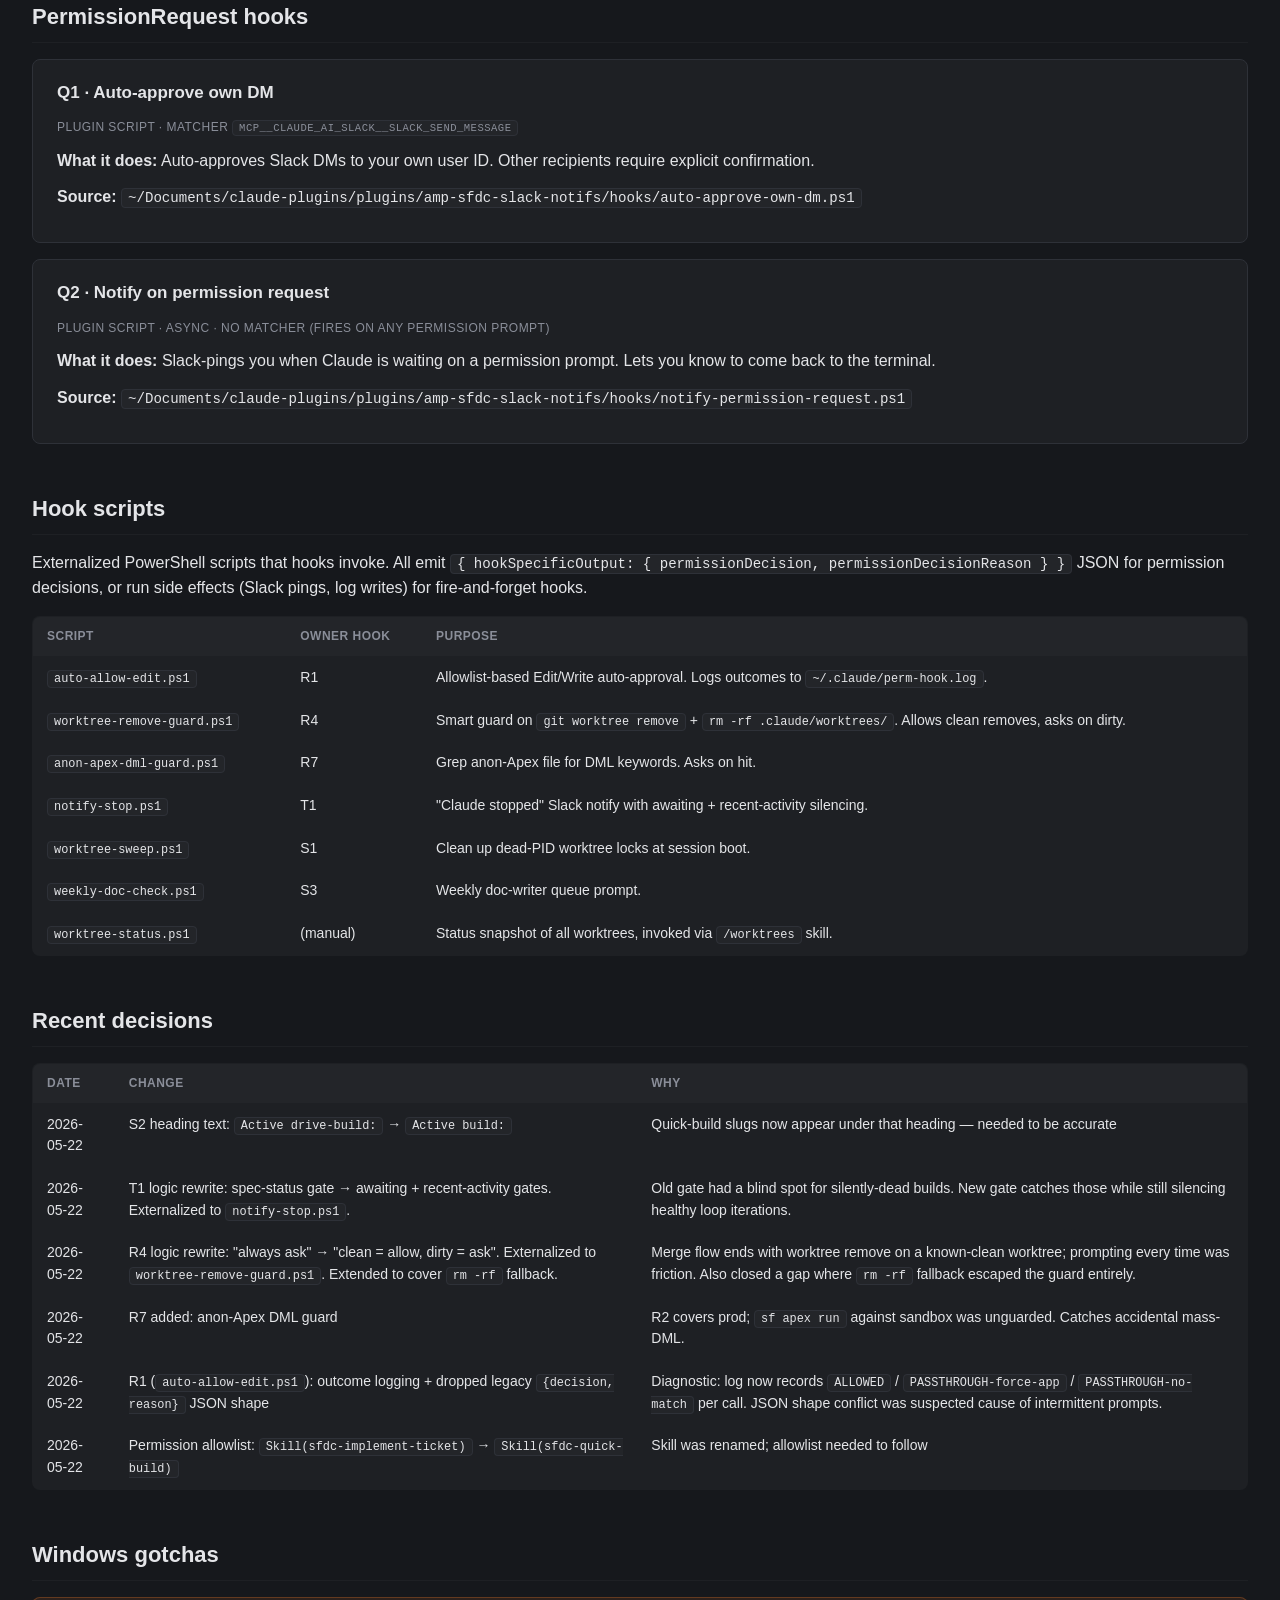
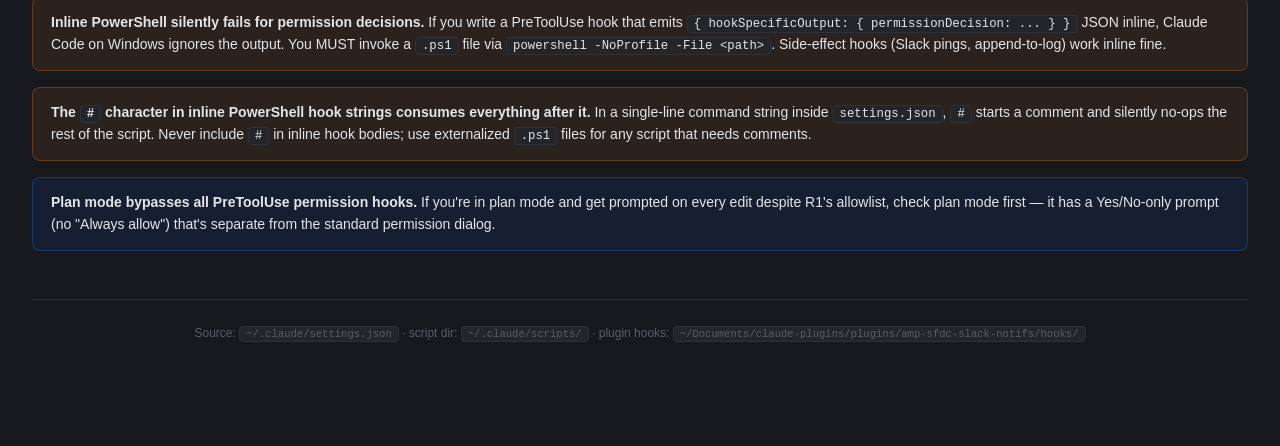
<file: HOOKS.html>
<!DOCTYPE html>
<html lang="en">
<head>
<meta charset="utf-8">
<title>Hooks Setup — Claude Code</title>
<link rel="stylesheet" href="dark-theme.css">
</head>
<body>
<div class="wrap">

<header>
  <h1>Hooks setup</h1>
  <div class="subtitle">All 15 hooks across 5 events · last updated 2026-05-22 · source: <code>~/.claude/settings.json</code></div>
</header>

<div class="toc">
  <strong>On this page</strong>
  <ul>
    <li><a href="#sessionstart">SessionStart (3)</a></li>
    <li><a href="#stop">Stop (2)</a></li>
    <li><a href="#posttooluse">PostToolUse (1)</a></li>
    <li><a href="#pretooluse">PreToolUse (7)</a></li>
    <li><a href="#permissionrequest">PermissionRequest (2)</a></li>
    <li><a href="#scripts">Hook scripts</a></li>
    <li><a href="#recent">Recent decisions</a></li>
    <li><a href="#gotchas">Windows gotchas</a></li>
  </ul>
</div>

<div class="callout info">
<strong>Two architectural rules drive everything:</strong>
<ol style="margin: 8px 0 0; padding-left: 20px;">
  <li><strong>Permission-decision hooks must invoke a <code>.ps1</code> file via <code>powershell -NoProfile -File</code>.</strong> Inline PowerShell commands that emit <code>permissionDecision</code> JSON are silently ignored on Windows. Side-effect-only hooks (Slack pings, log writes) can stay inline.</li>
  <li><strong>Hook payloads carry no skill context.</strong> Hooks key off file paths, command patterns, and <code>.pm/&lt;slug&gt;/</code> state — never on "which skill is running." This is why quick-build inherits all of drive-build's hook coverage automatically: same file paths, same state shape.</li>
</ol>
</div>

<h2 id="sessionstart">SessionStart hooks <span class="pill conv">fires once at boot</span></h2>

<div class="card">
  <h3>S1 · Worktree sweep</h3>
  <div class="meta">script · <code>~/.claude/scripts/worktree-sweep.ps1</code></div>
  <p><strong>What it does:</strong> Scans <code>.claude/worktrees/</code> for "claude agent (pid N)" locks where PID N is dead. If the worktree is clean AND the branch is merged to master, removes the lock + worktree + branch via safe <code>git branch -d</code>. Prints breadcrumbs (parent chat UUID + agent description) so you can resume context if needed.</p>
  <p><strong>Cost / risk:</strong> ~1–2s at boot · Low risk. Never <code>-D</code> force-delete; never touches paths outside <code>.claude/worktrees/</code>.</p>
</div>

<div class="card">
  <h3>S2 · <code>.pm/&lt;slug&gt;/</code> + spec resume scanner</h3>
  <div class="meta">inline PowerShell · prints "where was I" context block</div>
  <p><strong>What it does:</strong> Walks <code>.pm/*/</code> dirs that contain a <code>TODO.md</code>. For each one, prints spec frontmatter (first 15 lines), <code>TODO.md</code> (first 40 lines), <code>LOG.md</code> (last 15 lines), and the count of "awaiting" strings in <code>QUESTIONS.md</code>. Also lists orphan in-progress specs that have no <code>.pm/&lt;slug&gt;/</code> dir.</p>
  <p><strong>Cost / risk:</strong> ~0.5s. Output is the resume context you see on every session boot. Read-only.</p>
  <p><strong>Heading text:</strong> renamed from <code>## Active drive-build:</code> → <code>## Active build:</code> on 2026-05-22 to be accurate for both quick-build and drive-build slugs.</p>
</div>

<div class="card">
  <h3>S3 · Weekly doc-writer queue check</h3>
  <div class="meta">script · <code>~/.claude/scripts/weekly-doc-check.ps1</code></div>
  <p><strong>What it does:</strong> Once per ISO week (state file at <code>~/.claude/state/last-doc-check.txt</code>), prompts review of the doc-writer queue for <code>$AMP_JIRA_PROJECT</code> (default <code>GTMSYS</code>).</p>
  <p><strong>Cost / risk:</strong> ~0.5s, fires once per week. Low risk · state-throttled.</p>
</div>

<h2 id="stop">Stop hooks <span class="pill conv">fires when Claude turn ends</span></h2>

<div class="card">
  <h3>T1 · "Claude stopped" Slack notify</h3>
  <div class="meta">script · <code>~/.claude/scripts/notify-stop.ps1</code> · async</div>
  <p><strong>Silence rules (in order):</strong></p>
  <ol>
    <li>Any <code>.pm/*/QUESTIONS.md</code> contains an "awaiting" string → silence (T2 will handle the ping).</li>
    <li>Any file under <code>.pm/*/</code> was modified in the last 5 min → silence (active loop iteration).</li>
    <li>Otherwise → Slack-ping <code>$AMP_SLACK_WEBHOOK</code> with a random "bro" nickname.</li>
  </ol>
  <p><strong>What this catches:</strong> Drive-build dying silently with no Q written (no recent activity → ping). Stale <code>in-progress</code> specs (no Q, no recent activity → ping you to clean it up). Normal conversational stop with no active builds → ping.</p>
  <p><strong>What this silences:</strong> Active loop iterations between waves (recent <code>.pm/</code> activity). Builds with an awaiting Q (T2 already pinged).</p>
  <p><strong>Replaced:</strong> Old "if any spec status is in_progress → silence" logic which had a blind spot for silently-dead builds.</p>
</div>

<div class="card">
  <h3>T2 · QUESTIONS.md awaiting-count Slack notify</h3>
  <div class="meta">inline PowerShell · async</div>
  <p><strong>What it does:</strong> Scans <code>.pm/*/QUESTIONS.md</code> for "awaiting" string counts. Compares to last-pinged count file at <code>.pm/&lt;slug&gt;/.last_pinged_count</code>. If current count &gt; last, Slack-pings: <code>Hey &lt;bro&gt; (&lt;branch&gt;), N new Q(s) on builds: &lt;slug-list&gt;</code>. Updates the count file.</p>
  <p><strong>Cost / risk:</strong> ~50ms async. Per-build count file prevents repeat-pings on the same questions.</p>
</div>

<h2 id="posttooluse">PostToolUse hooks</h2>

<div class="card">
  <h3>P1 · Deploy ID logger</h3>
  <div class="meta">inline PowerShell · matcher <code>Bash</code></div>
  <p><strong>What it does:</strong> After every <code>sf project deploy start</code>, parses output for Deploy ID + Status + target org. Appends <code>&lt;ts&gt; | &lt;status&gt; | &lt;org&gt; | &lt;deployId&gt;</code> to <code>.pm/DEPLOYS.md</code> at repo root (creates <code>.pm/</code> if needed).</p>
  <p><strong>Cost / risk:</strong> ~10ms · Pure append, low risk. Skill-agnostic — fires regardless of which build path triggered the deploy.</p>
</div>

<h2 id="pretooluse">PreToolUse hooks</h2>

<table>
  <thead><tr><th style="width:8%;">#</th><th style="width:22%;">Hook</th><th style="width:14%;">Matcher</th><th style="width:14%;">Decision</th><th>What it does</th></tr></thead>
  <tbody>
    <tr>
      <td><strong>R1</strong></td>
      <td>Auto-allow-edit<br><span style="color: var(--text-3); font-size: 11px;"><code>auto-allow-edit.ps1</code></span></td>
      <td><code>Edit | Write</code></td>
      <td><span class="pill active">allow</span></td>
      <td>Checks <code>file_path</code> against an allowlist of substring patterns (<code>.pm</code>, <code>.claude</code>, <code>.md</code>, <code>.py</code>, <code>.css</code>, <code>.html</code>, etc.). Matches → <code>permissionDecision: allow</code>. Hard-skips <code>force-app/</code> (goes through R5). Logs every invocation + outcome to <code>~/.claude/perm-hook.log</code>.</td>
    </tr>
    <tr>
      <td><strong>R2</strong></td>
      <td>Prod write blocker<br><span style="color: var(--text-3); font-size: 11px;">inline</span></td>
      <td><code>Bash</code></td>
      <td><span class="pill terminal">deny</span></td>
      <td>Hard-denies <code>sf project deploy (start|validate)</code>, <code>sf data (create|update|upsert|delete)</code>, <code>sf apex run</code> when targeting <code>Production|prod</code>. Per CLAUDE.md hard rule.</td>
    </tr>
    <tr>
      <td><strong>R3</strong></td>
      <td>Non-default-org gate<br><span style="color: var(--text-3); font-size: 11px;">inline</span></td>
      <td><code>Bash</code></td>
      <td><span class="pill gate">ask</span></td>
      <td>If any <code>sf</code> command targets an org other than <code>$AMP_DEFAULT_ORG</code> (default <code>spencerdev</code>), prompts for confirmation.</td>
    </tr>
    <tr>
      <td><strong>R4</strong></td>
      <td>Worktree remove guard<br><span style="color: var(--text-3); font-size: 11px;"><code>worktree-remove-guard.ps1</code></span></td>
      <td><code>Bash</code></td>
      <td><span class="pill active">allow</span> if clean<br><span class="pill gate">ask</span> if dirty</td>
      <td>Covers both <code>git worktree remove &lt;path&gt;</code> AND <code>rm -rf .claude/worktrees/&lt;name&gt;</code>. Parses the path, runs <code>git -C &lt;path&gt; status --short</code>. Empty output → allow. Non-empty → ask. <code>--force</code> always asks.</td>
    </tr>
    <tr>
      <td><strong>R5</strong></td>
      <td>Main-checkout worktree rule<br><span style="color: var(--text-3); font-size: 11px;">inline</span></td>
      <td><code>Edit | Write</code></td>
      <td><span class="pill gate">ask</span></td>
      <td>If <code>$AMP_PROJECT_REPO_ROOT</code> set AND file is under <code>force-app/</code> AND NOT inside <code>.claude/worktrees/</code> → ask. Enforces CLAUDE.md "all force-app/ edits in worktrees" rule.</td>
    </tr>
    <tr>
      <td><strong>R6</strong></td>
      <td>LWC design-doc nudge<br><span style="color: var(--text-3); font-size: 11px;">inline</span></td>
      <td><code>Edit | Write</code></td>
      <td><span class="pill active">allow</span> (informational)</td>
      <td>For edits under <code>force-app/main/default/lwc/&lt;componentName&gt;/</code>, checks <code>.claude/lwc_design/&lt;componentName&gt;.md</code> for <code>status: approved</code>. If missing → emits <code>allow</code> with a nudge to run <code>/lwc-design</code>. Never blocks.</td>
    </tr>
    <tr>
      <td><strong>R7</strong></td>
      <td>Anon-Apex DML guard<br><span style="color: var(--text-3); font-size: 11px;"><code>anon-apex-dml-guard.ps1</code></span></td>
      <td><code>Bash</code></td>
      <td><span class="pill gate">ask</span> if DML</td>
      <td>When <code>sf apex run --file &lt;path&gt;</code> is invoked, reads the file and grep-matches DML keywords (<code>insert</code>, <code>update</code>, <code>upsert</code>, <code>delete</code>, <code>Database.*</code>). Read-only queries pass silently. R2 already blocks prod targeting; this catches accidental mass-DML against sandbox.</td>
    </tr>
  </tbody>
</table>

<h2 id="permissionrequest">PermissionRequest hooks</h2>

<div class="card">
  <h3>Q1 · Auto-approve own DM</h3>
  <div class="meta">plugin script · matcher <code>mcp__claude_ai_Slack__slack_send_message</code></div>
  <p><strong>What it does:</strong> Auto-approves Slack DMs to your own user ID. Other recipients require explicit confirmation.</p>
  <p><strong>Source:</strong> <code>~/Documents/claude-plugins/plugins/amp-sfdc-slack-notifs/hooks/auto-approve-own-dm.ps1</code></p>
</div>

<div class="card">
  <h3>Q2 · Notify on permission request</h3>
  <div class="meta">plugin script · async · no matcher (fires on any permission prompt)</div>
  <p><strong>What it does:</strong> Slack-pings you when Claude is waiting on a permission prompt. Lets you know to come back to the terminal.</p>
  <p><strong>Source:</strong> <code>~/Documents/claude-plugins/plugins/amp-sfdc-slack-notifs/hooks/notify-permission-request.ps1</code></p>
</div>

<h2 id="scripts">Hook scripts</h2>

<p>Externalized PowerShell scripts that hooks invoke. All emit <code>{ hookSpecificOutput: { permissionDecision, permissionDecisionReason } }</code> JSON for permission decisions, or run side effects (Slack pings, log writes) for fire-and-forget hooks.</p>

<table>
  <thead><tr><th>Script</th><th>Owner hook</th><th>Purpose</th></tr></thead>
  <tbody>
    <tr><td><code>auto-allow-edit.ps1</code></td><td>R1</td><td>Allowlist-based Edit/Write auto-approval. Logs outcomes to <code>~/.claude/perm-hook.log</code>.</td></tr>
    <tr><td><code>worktree-remove-guard.ps1</code></td><td>R4</td><td>Smart guard on <code>git worktree remove</code> + <code>rm -rf .claude/worktrees/</code>. Allows clean removes, asks on dirty.</td></tr>
    <tr><td><code>anon-apex-dml-guard.ps1</code></td><td>R7</td><td>Grep anon-Apex file for DML keywords. Asks on hit.</td></tr>
    <tr><td><code>notify-stop.ps1</code></td><td>T1</td><td>"Claude stopped" Slack notify with awaiting + recent-activity silencing.</td></tr>
    <tr><td><code>worktree-sweep.ps1</code></td><td>S1</td><td>Clean up dead-PID worktree locks at session boot.</td></tr>
    <tr><td><code>weekly-doc-check.ps1</code></td><td>S3</td><td>Weekly doc-writer queue prompt.</td></tr>
    <tr><td><code>worktree-status.ps1</code></td><td>(manual)</td><td>Status snapshot of all worktrees, invoked via <code>/worktrees</code> skill.</td></tr>
  </tbody>
</table>

<h2 id="recent">Recent decisions</h2>

<table>
  <thead><tr><th>Date</th><th>Change</th><th>Why</th></tr></thead>
  <tbody>
    <tr><td>2026-05-22</td><td>S2 heading text: <code>Active drive-build:</code> → <code>Active build:</code></td><td>Quick-build slugs now appear under that heading — needed to be accurate</td></tr>
    <tr><td>2026-05-22</td><td>T1 logic rewrite: spec-status gate → awaiting + recent-activity gates. Externalized to <code>notify-stop.ps1</code>.</td><td>Old gate had a blind spot for silently-dead builds. New gate catches those while still silencing healthy loop iterations.</td></tr>
    <tr><td>2026-05-22</td><td>R4 logic rewrite: "always ask" → "clean = allow, dirty = ask". Externalized to <code>worktree-remove-guard.ps1</code>. Extended to cover <code>rm -rf</code> fallback.</td><td>Merge flow ends with worktree remove on a known-clean worktree; prompting every time was friction. Also closed a gap where <code>rm -rf</code> fallback escaped the guard entirely.</td></tr>
    <tr><td>2026-05-22</td><td>R7 added: anon-Apex DML guard</td><td>R2 covers prod; <code>sf apex run</code> against sandbox was unguarded. Catches accidental mass-DML.</td></tr>
    <tr><td>2026-05-22</td><td>R1 (<code>auto-allow-edit.ps1</code>): outcome logging + dropped legacy <code>{decision, reason}</code> JSON shape</td><td>Diagnostic: log now records <code>ALLOWED</code> / <code>PASSTHROUGH-force-app</code> / <code>PASSTHROUGH-no-match</code> per call. JSON shape conflict was suspected cause of intermittent prompts.</td></tr>
    <tr><td>2026-05-22</td><td>Permission allowlist: <code>Skill(sfdc-implement-ticket)</code> → <code>Skill(sfdc-quick-build)</code></td><td>Skill was renamed; allowlist needed to follow</td></tr>
  </tbody>
</table>

<h2 id="gotchas">Windows gotchas</h2>

<div class="callout warn">
<strong>Inline PowerShell silently fails for permission decisions.</strong> If you write a PreToolUse hook that emits <code>{ hookSpecificOutput: { permissionDecision: ... } }</code> JSON inline, Claude Code on Windows ignores the output. You MUST invoke a <code>.ps1</code> file via <code>powershell -NoProfile -File &lt;path&gt;</code>. Side-effect hooks (Slack pings, append-to-log) work inline fine.
</div>

<div class="callout warn">
<strong>The <code>#</code> character in inline PowerShell hook strings consumes everything after it.</strong> In a single-line command string inside <code>settings.json</code>, <code>#</code> starts a comment and silently no-ops the rest of the script. Never include <code>#</code> in inline hook bodies; use externalized <code>.ps1</code> files for any script that needs comments.
</div>

<div class="callout info">
<strong>Plan mode bypasses all PreToolUse permission hooks.</strong> If you're in plan mode and get prompted on every edit despite R1's allowlist, check plan mode first — it has a Yes/No-only prompt (no "Always allow") that's separate from the standard permission dialog.
</div>

<hr>
<p style="color: var(--text-3); font-size: 12px; text-align: center;">
  Source: <code>~/.claude/settings.json</code> · script dir: <code>~/.claude/scripts/</code> · plugin hooks: <code>~/Documents/claude-plugins/plugins/amp-sfdc-slack-notifs/hooks/</code>
</p>

</div>
</body>
</html>
</file>
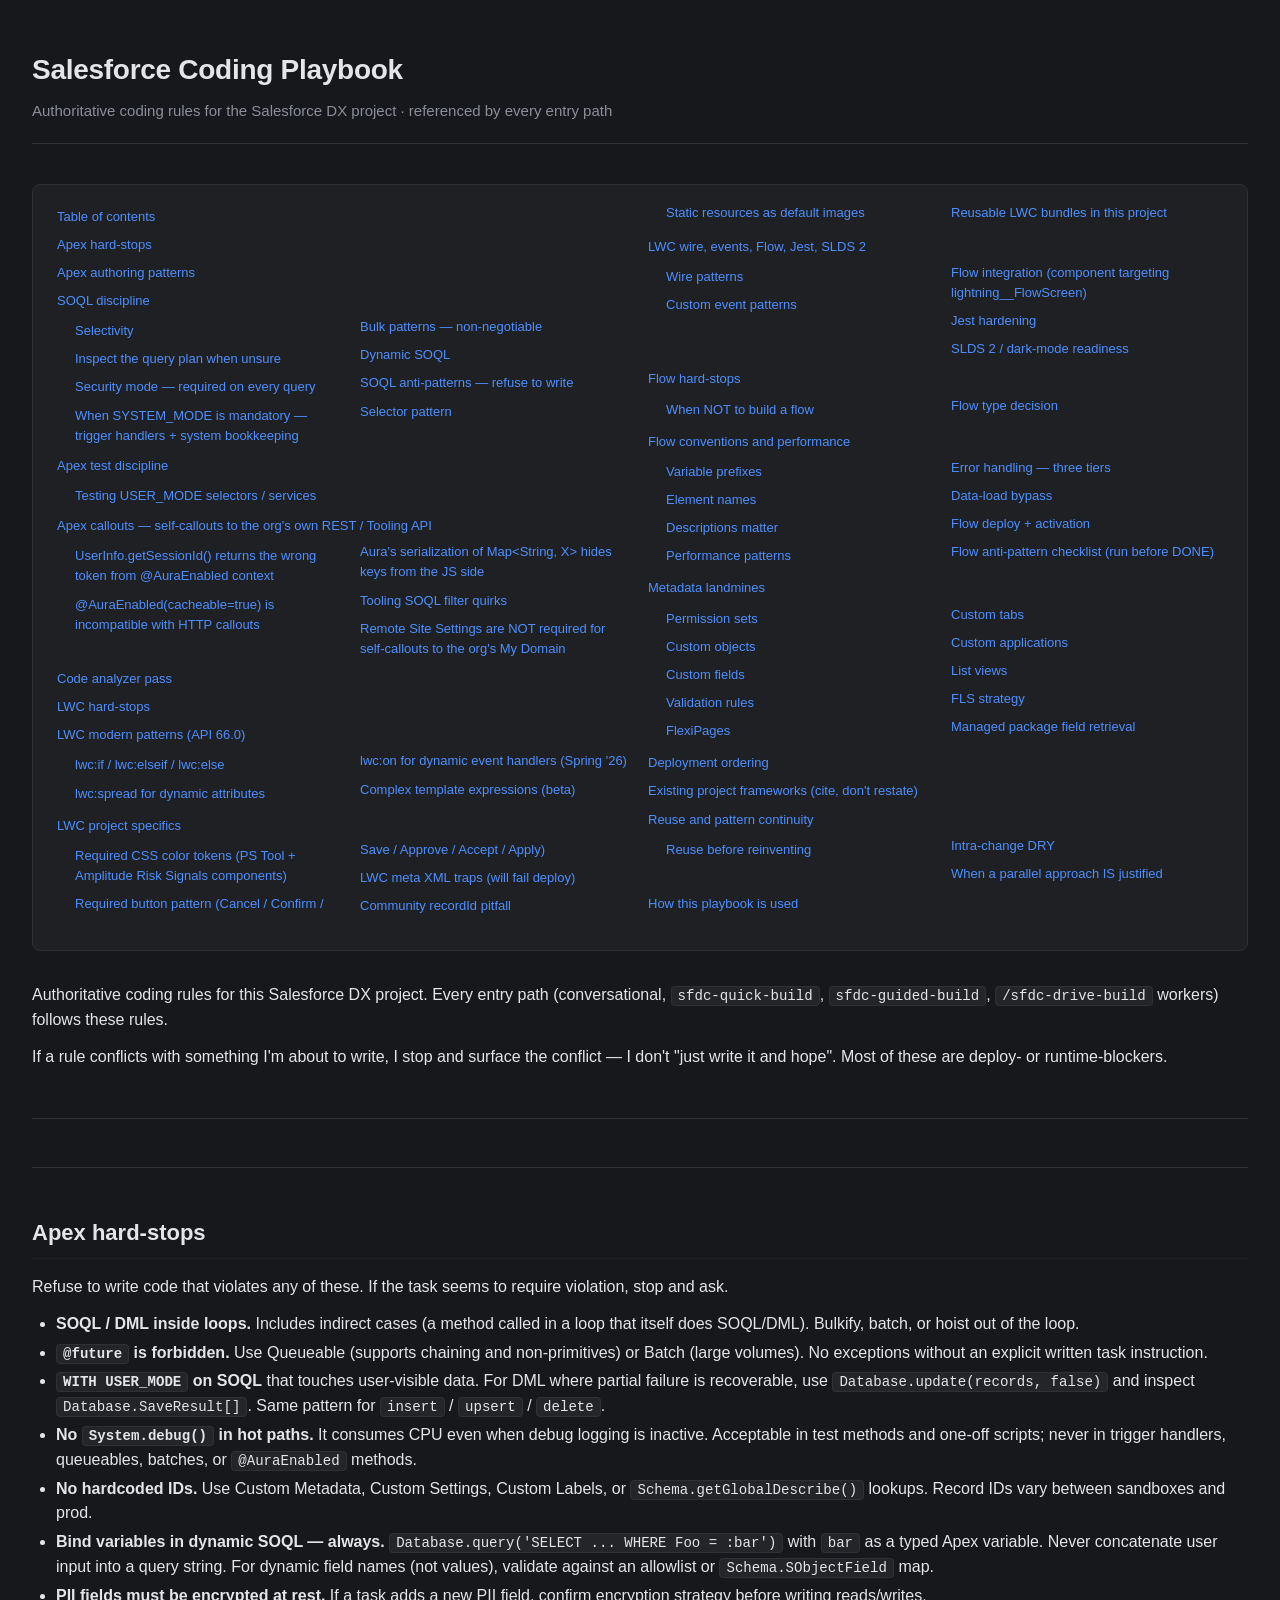
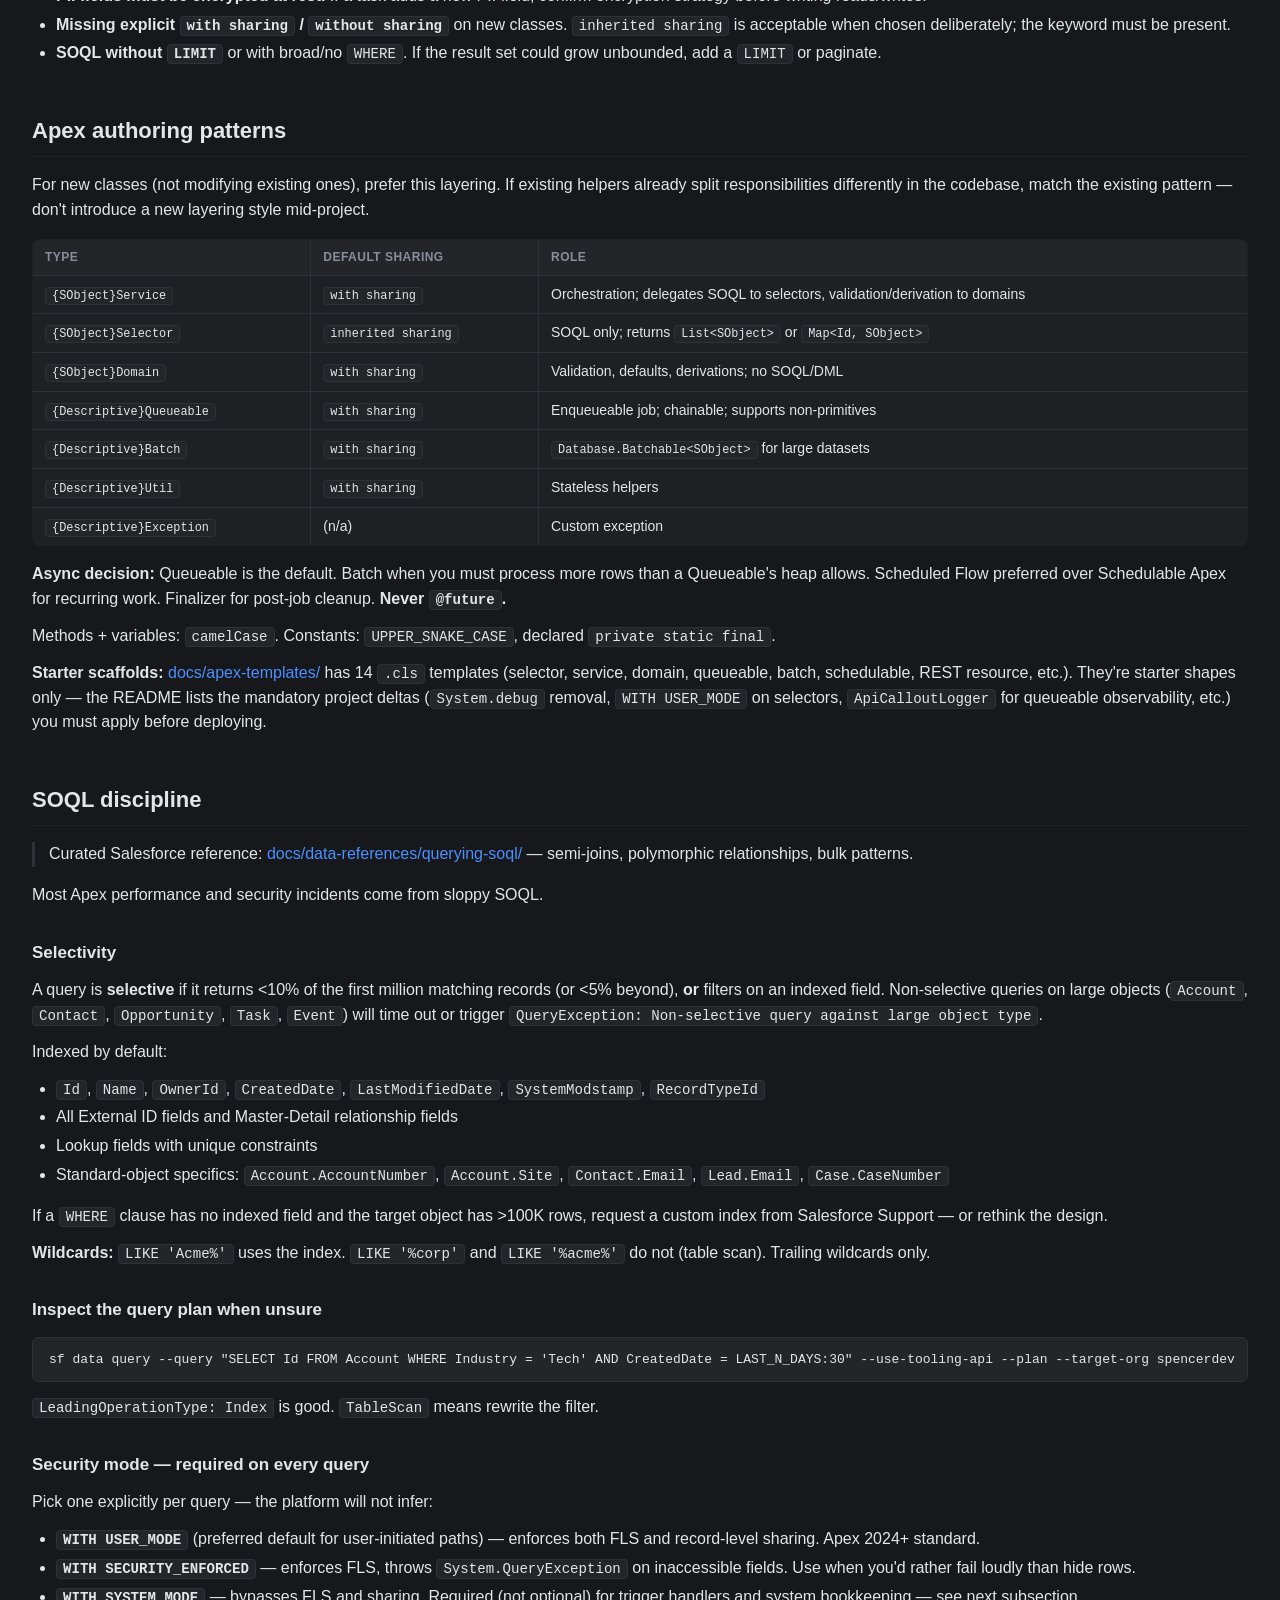
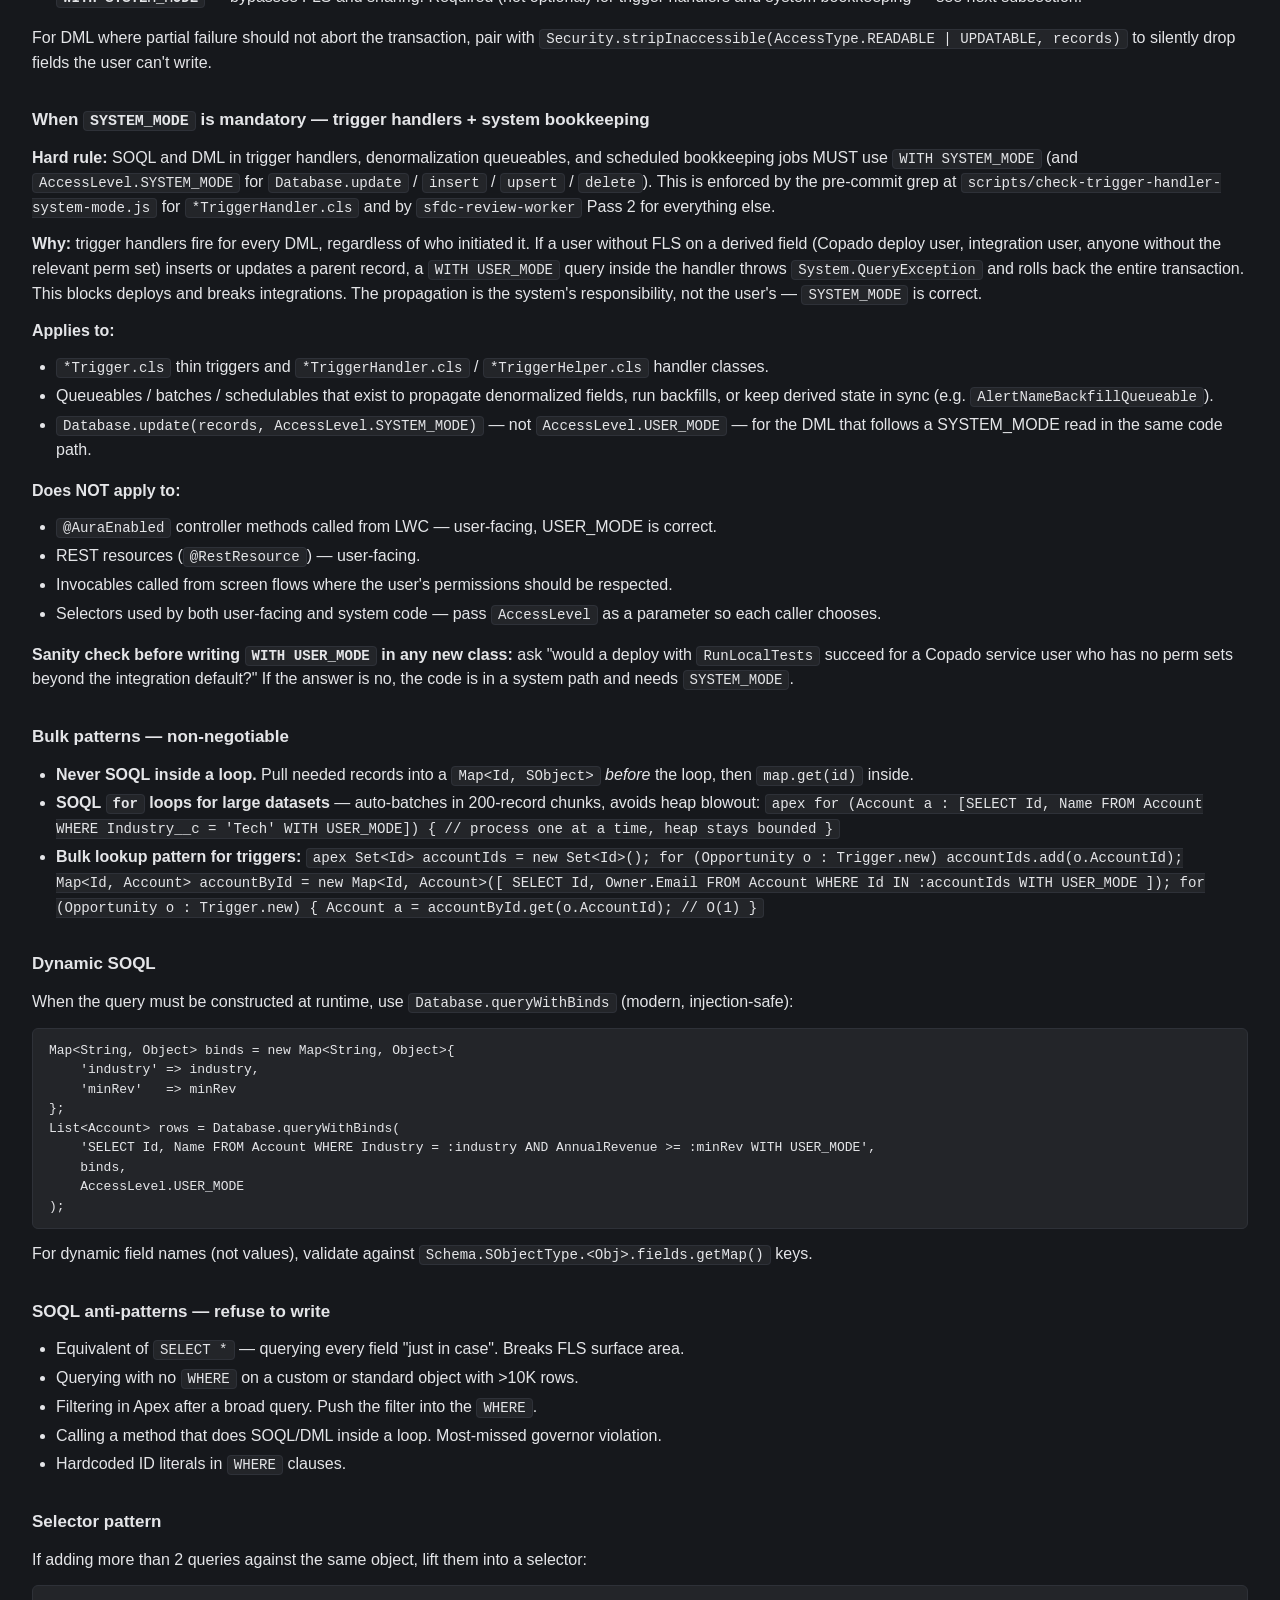
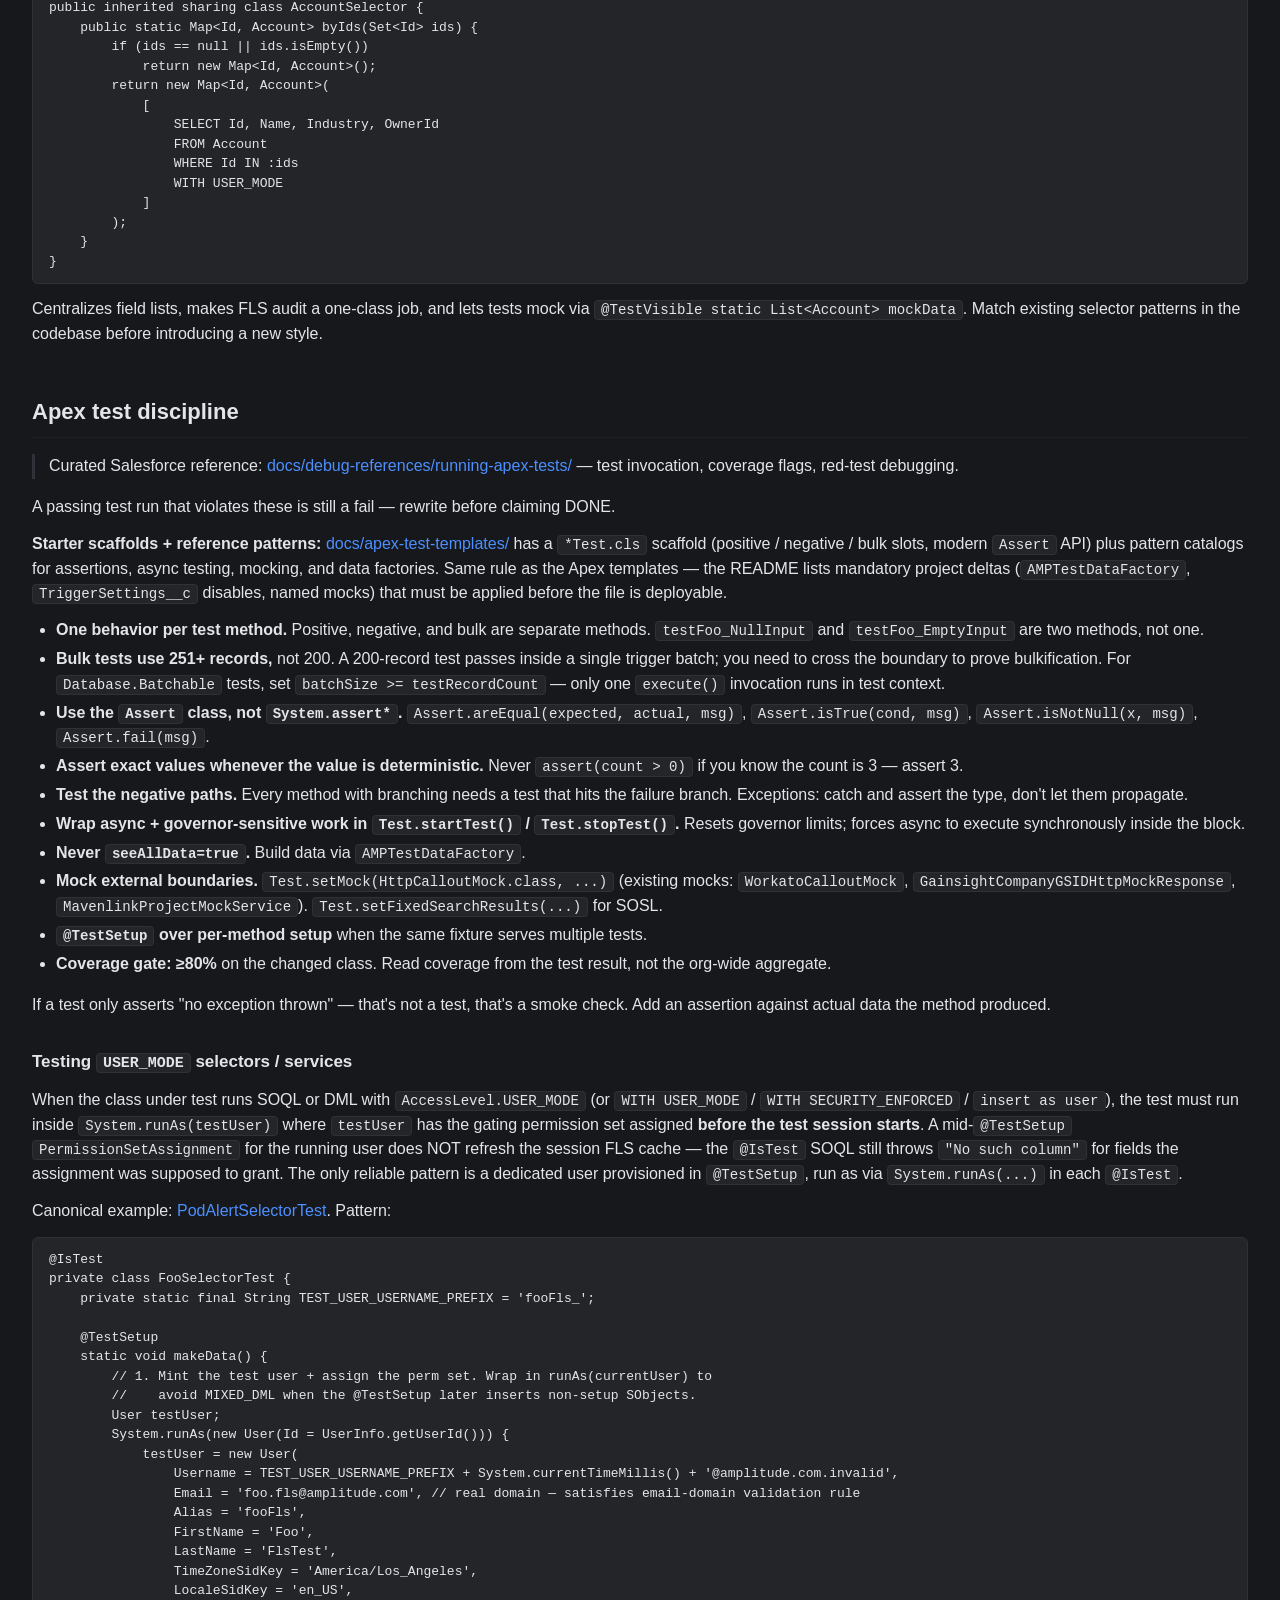
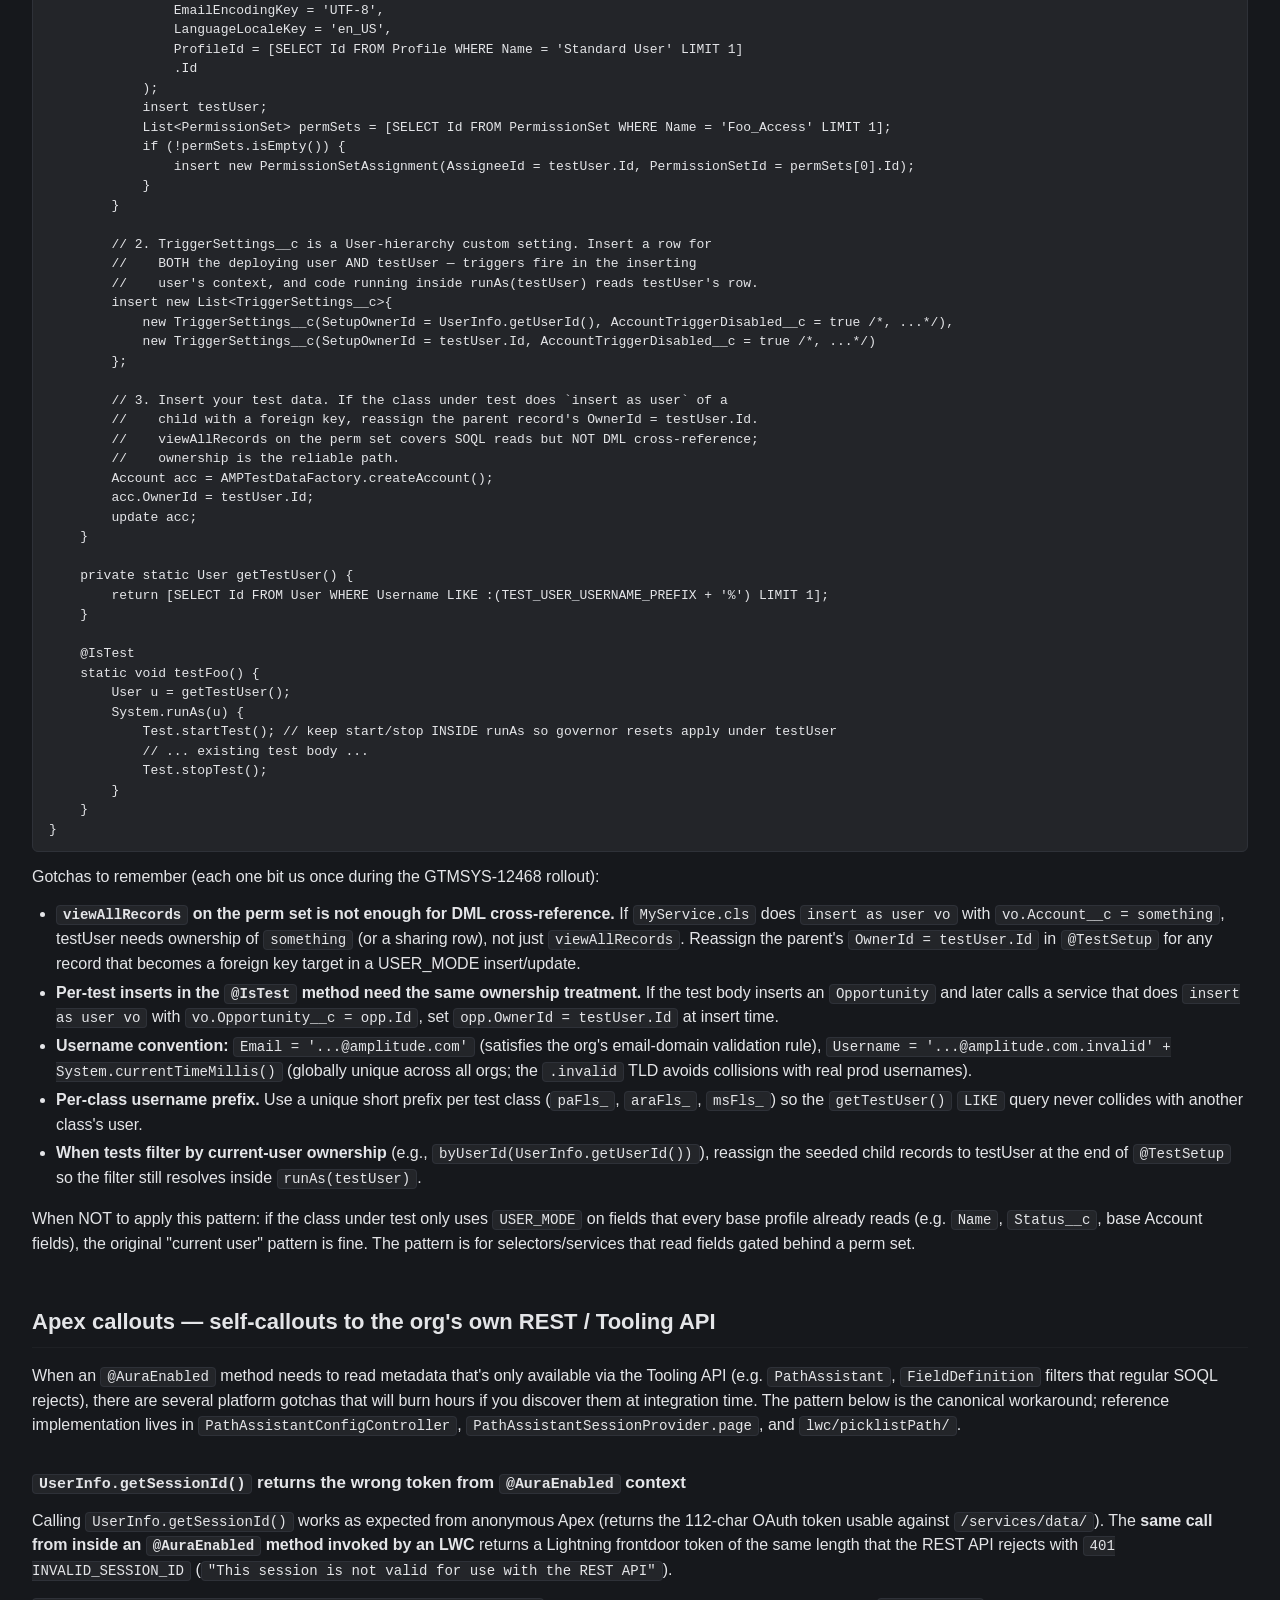
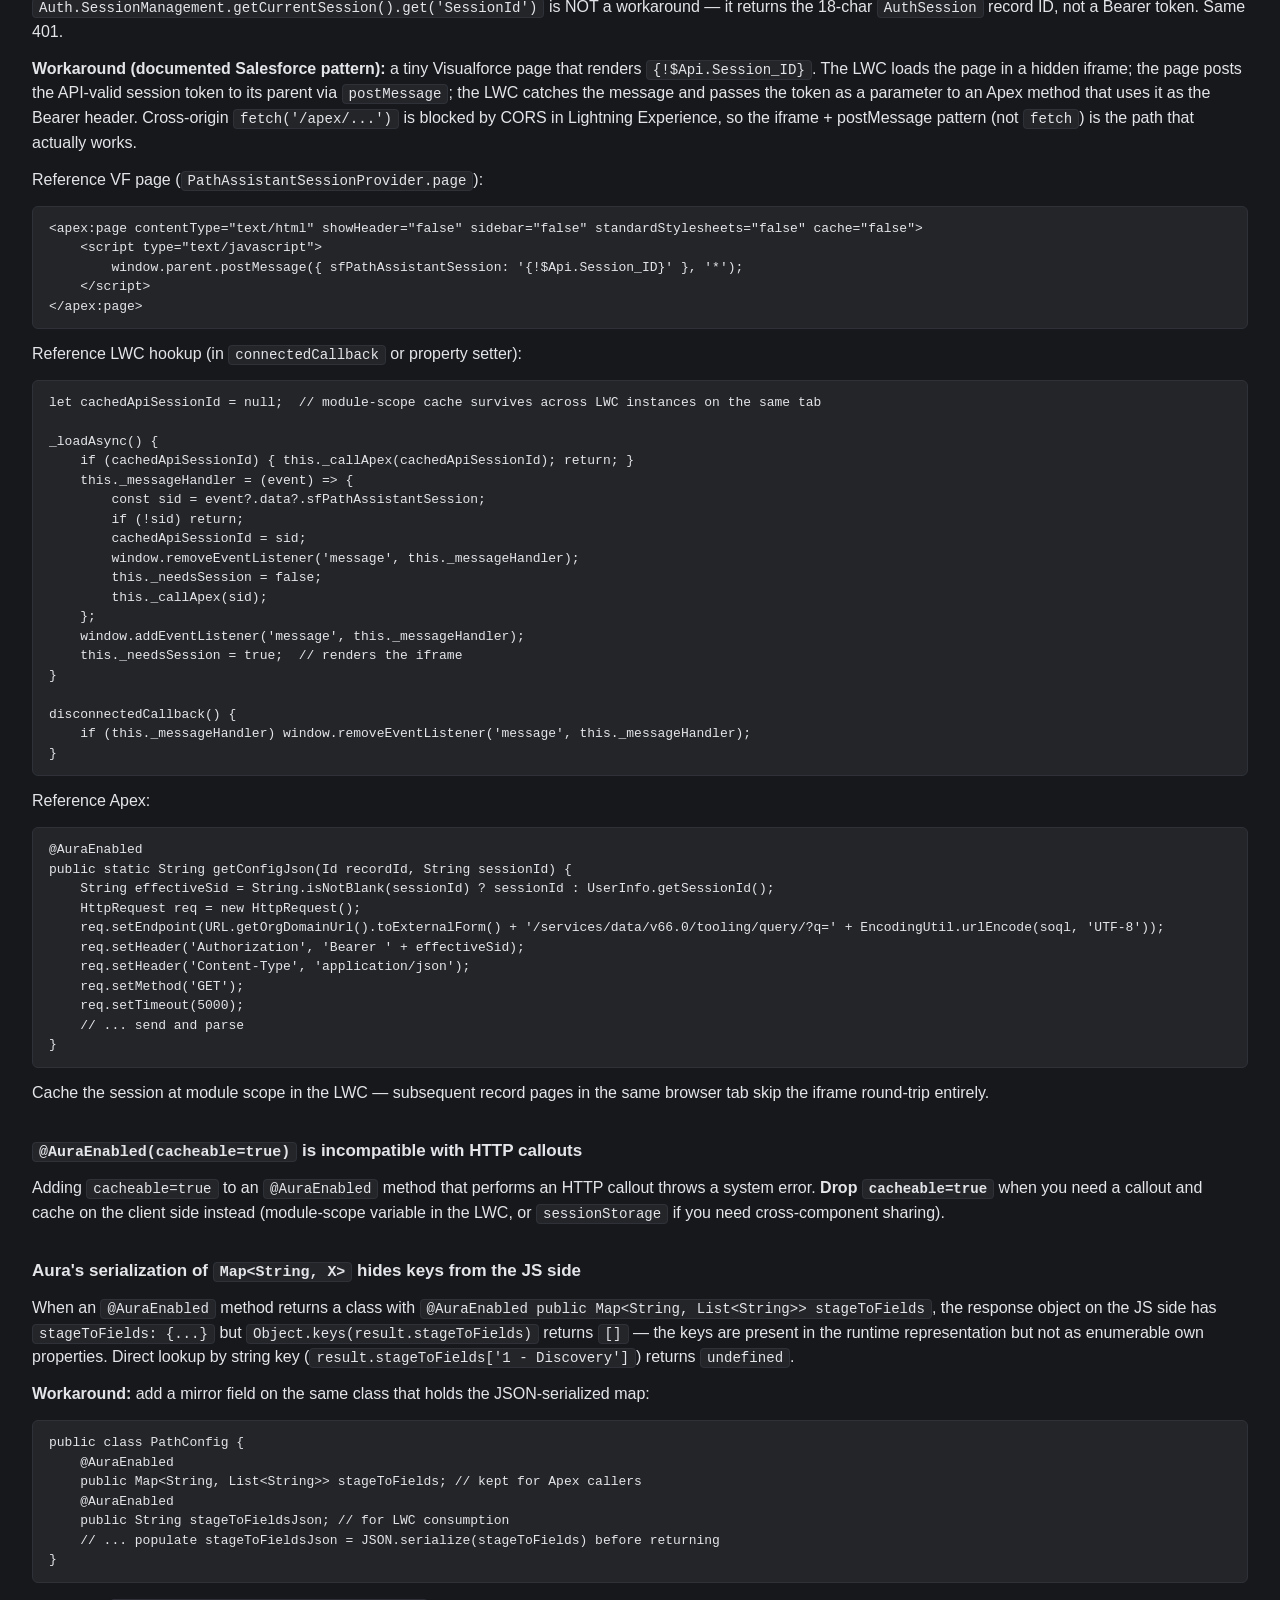
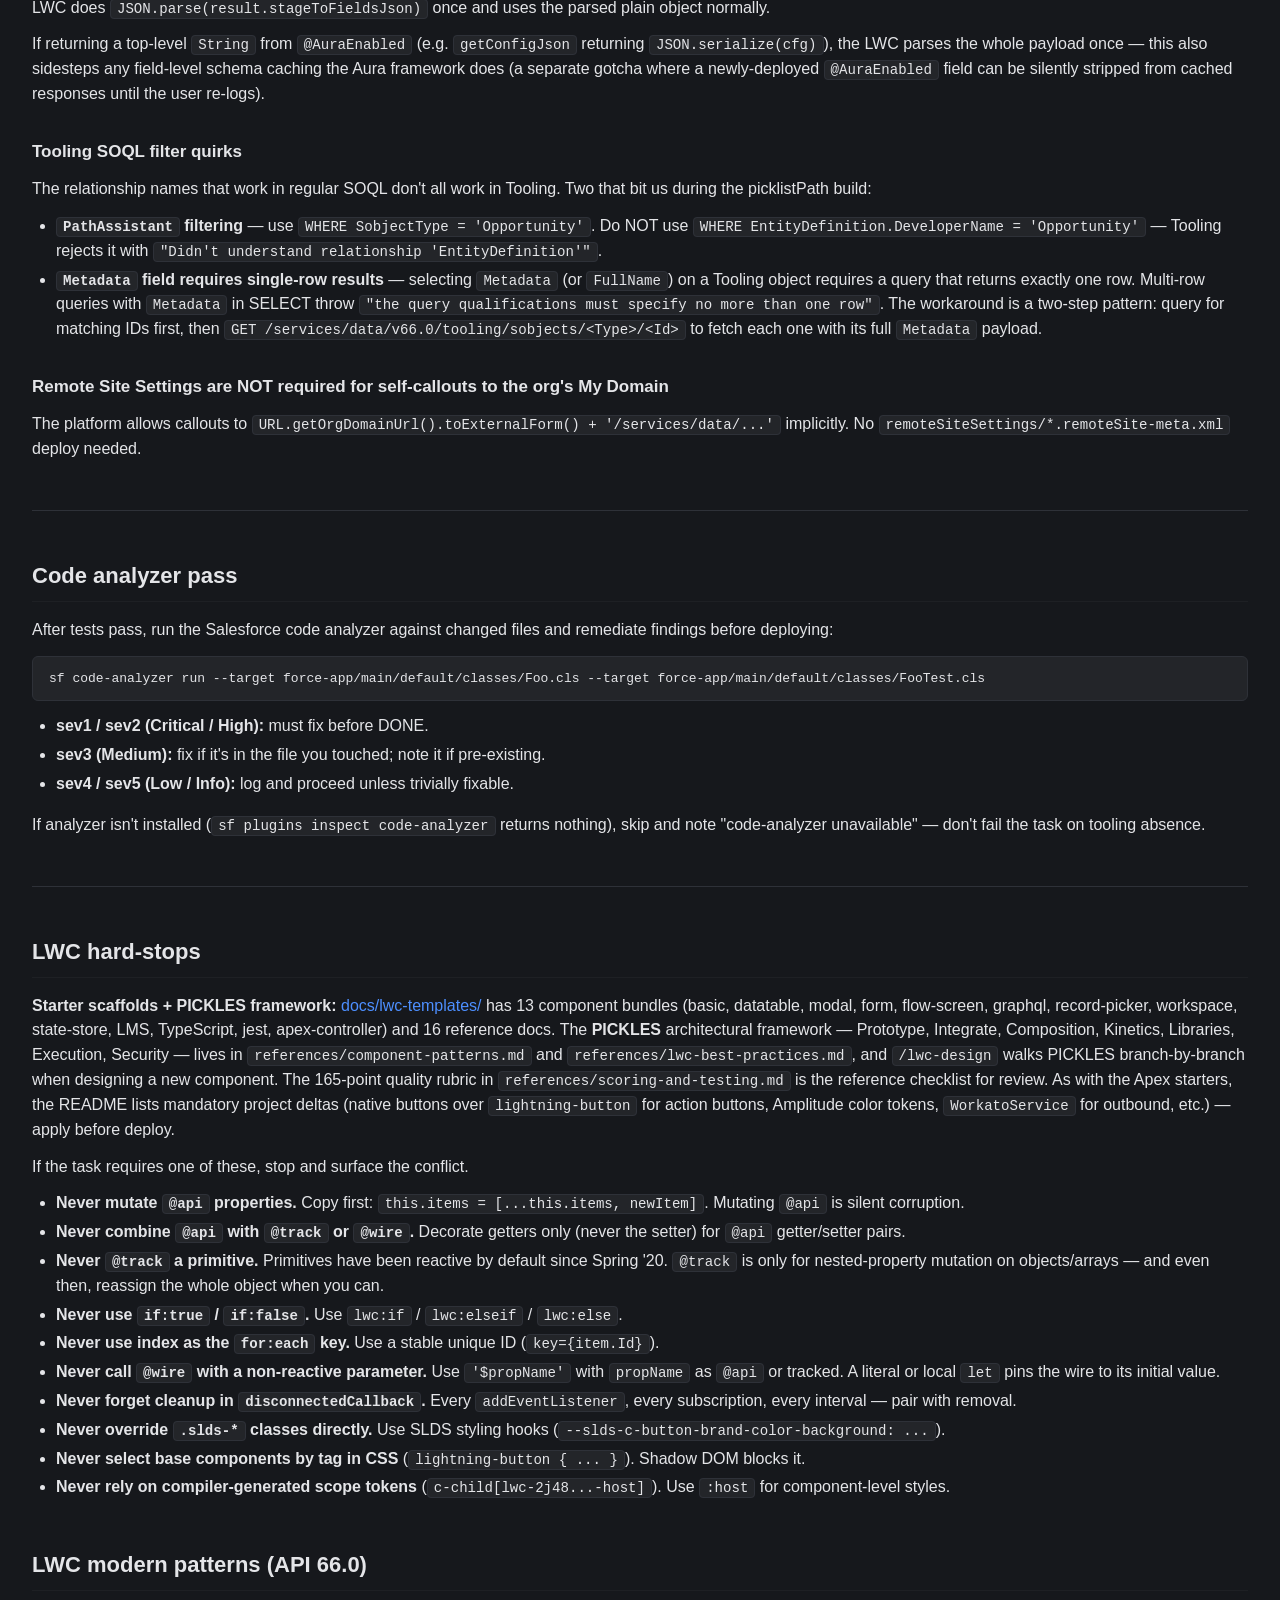
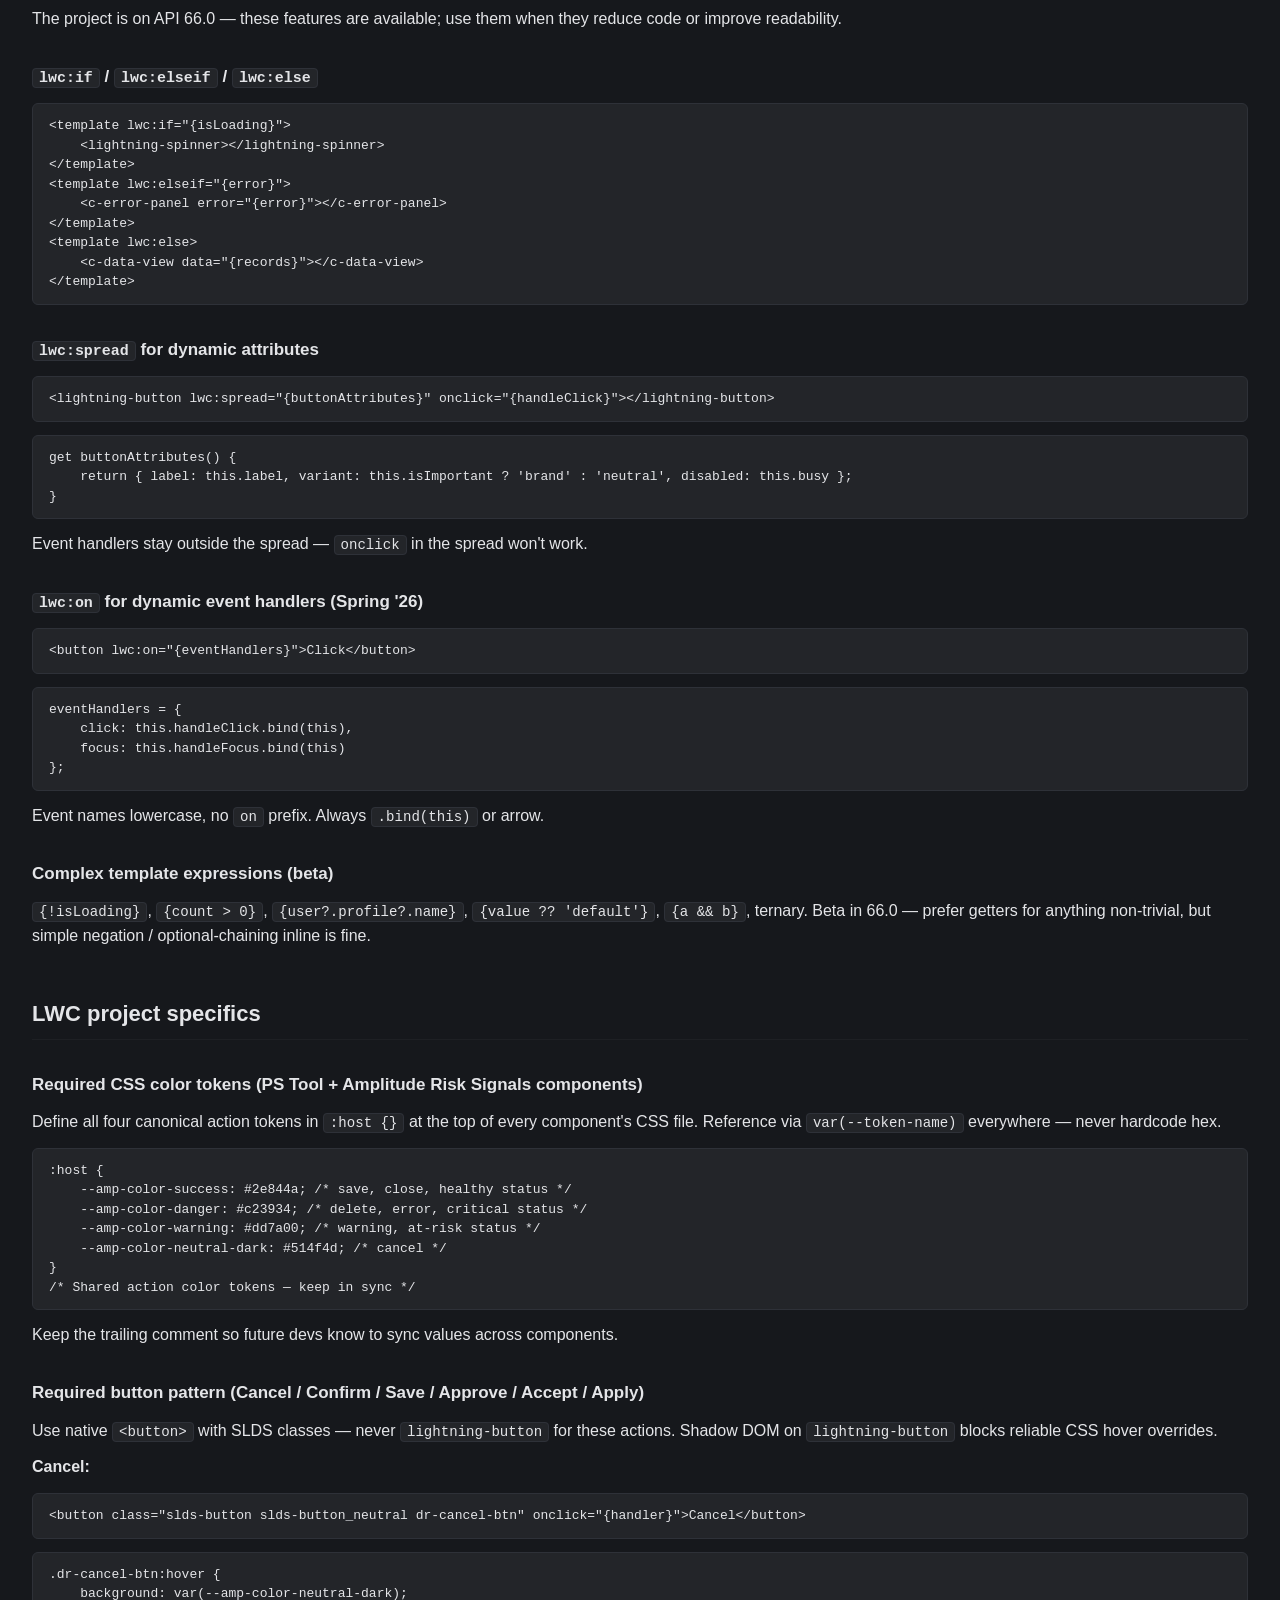
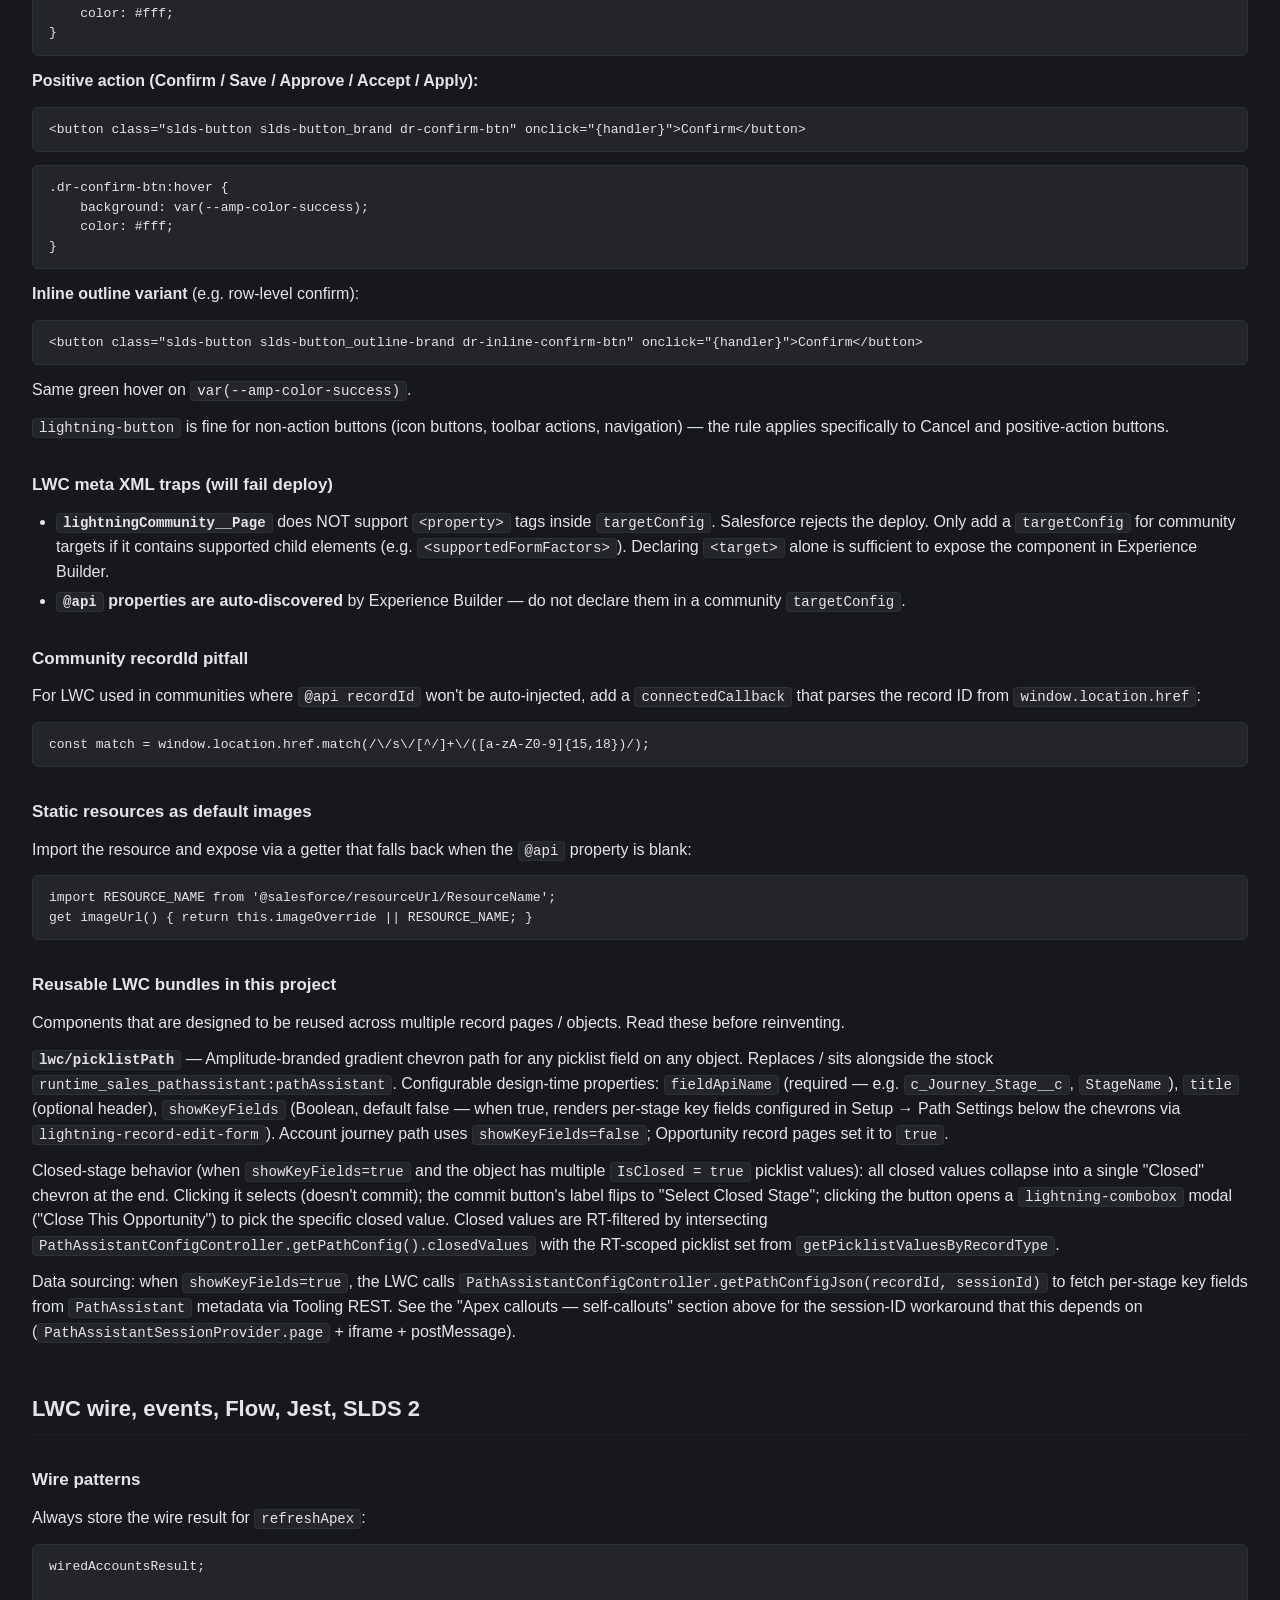
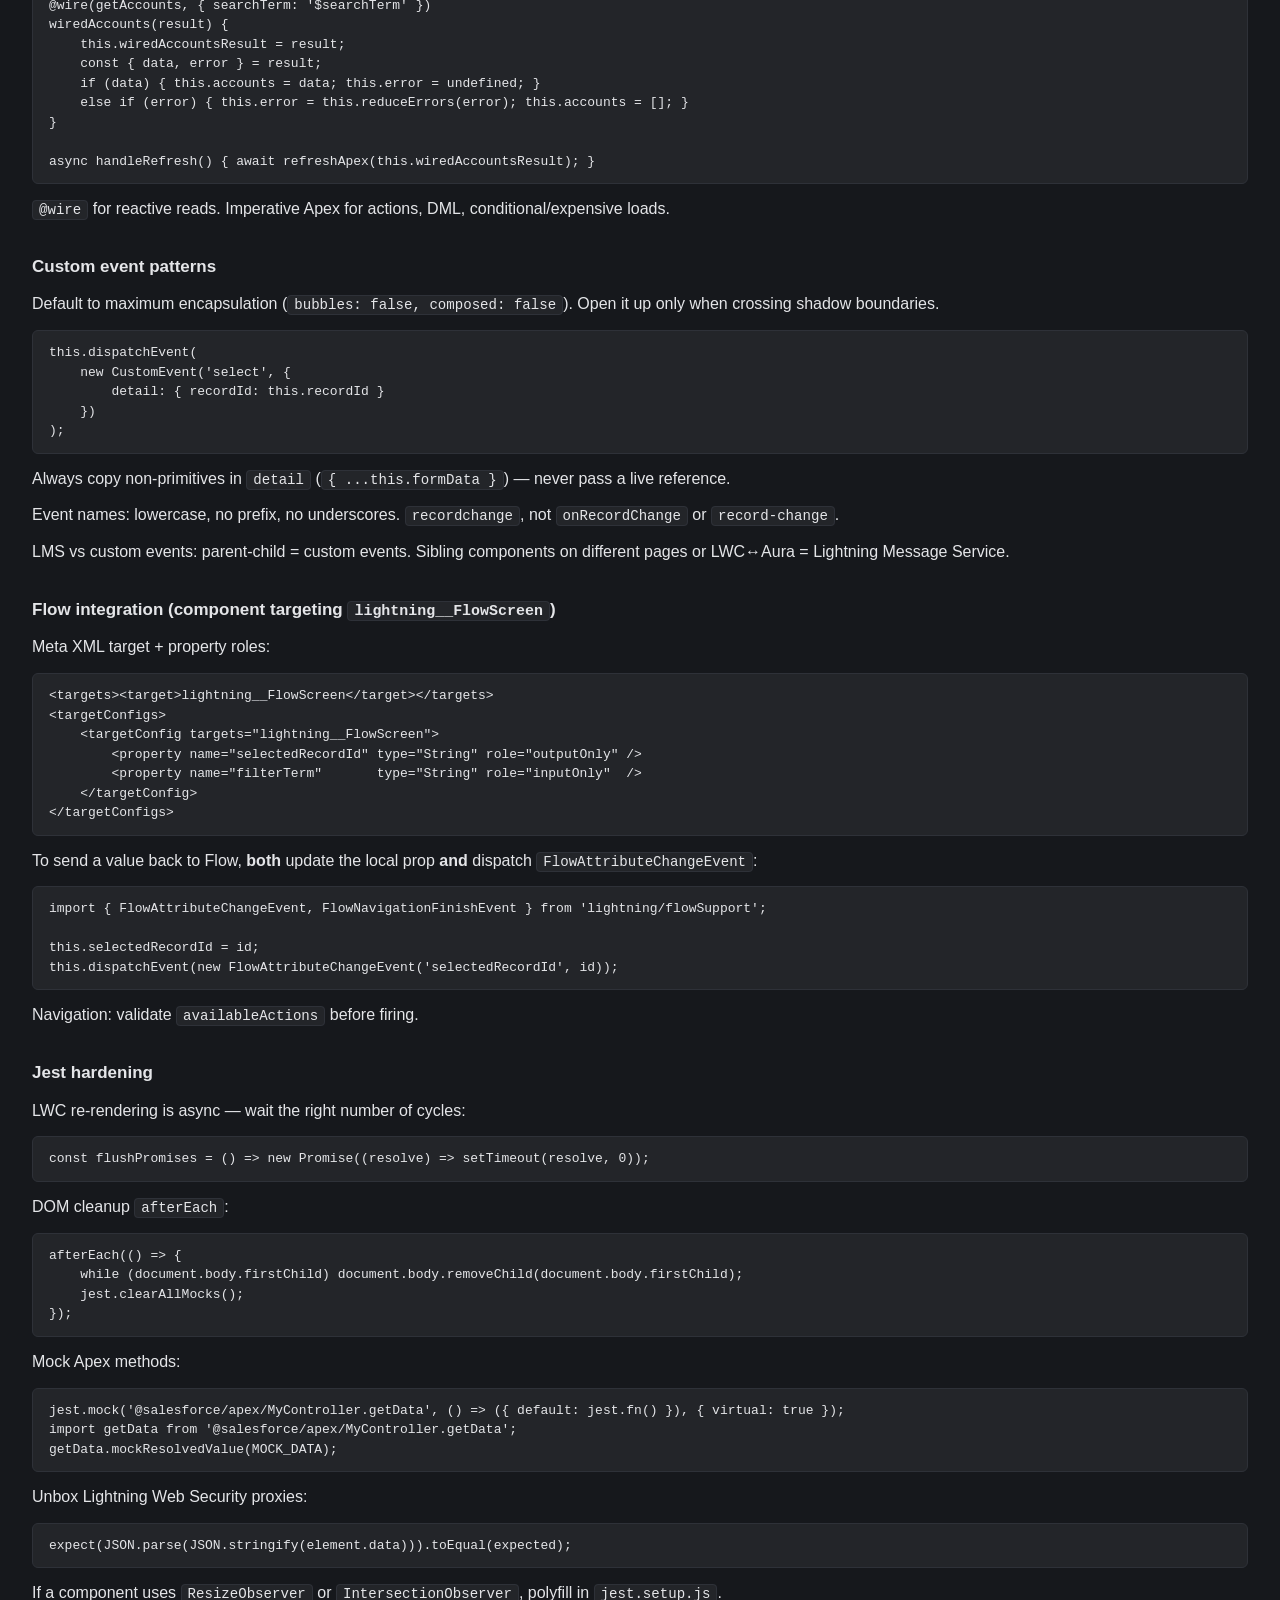
<file: playbook.html>
<!doctype html>
<html lang="en">
    <head>
        <meta charset="utf-8" />
        <title>Salesforce Coding Playbook</title>
        <link rel="stylesheet" href="dark-theme.css" />
        <style>
            /* playbook-specific tweaks */
            .toc ul {
                list-style: none;
                padding-left: 0;
            }
            .toc ul ul {
                padding-left: 18px;
                margin-top: 4px;
            }
            .toc li {
                margin: 4px 0;
            }
            blockquote {
                border-left: 3px solid var(--border);
                padding-left: 14px;
                color: var(--text-2);
                margin: 16px 0;
            }
            pre {
                background: var(--bg-surface);
                border: 1px solid var(--border);
                padding: 12px 16px;
                border-radius: 6px;
                overflow-x: auto;
            }
            pre code {
                background: transparent;
                border: none;
                padding: 0;
            }
            table {
                border-collapse: collapse;
                margin: 16px 0;
            }
            th,
            td {
                border: 1px solid var(--border);
                padding: 8px 12px;
                text-align: left;
                vertical-align: top;
            }
            th {
                background: var(--bg-surface);
                font-weight: 600;
            }
        </style>
    </head>
    <body>
        <div class="wrap">
            <header>
                <h1>Salesforce Coding Playbook</h1>
                <div class="subtitle">
                    Authoritative coding rules for the Salesforce DX project · referenced by every entry path
                </div>
            </header>

            <div class="toc">
                <ul>
                    <li><a href="#table-of-contents">Table of contents</a></li>
                    <li><a href="#apex-hard-stops">Apex hard-stops</a></li>
                    <li><a href="#apex-authoring-patterns">Apex authoring patterns</a></li>
                    <li>
                        <a href="#soql-discipline">SOQL discipline</a>
                        <ul>
                            <li><a href="#selectivity">Selectivity</a></li>
                            <li>
                                <a href="#inspect-the-query-plan-when-unsure">Inspect the query plan when unsure</a>
                            </li>
                            <li>
                                <a href="#security-mode-required-on-every-query"
                                    >Security mode — required on every query</a
                                >
                            </li>
                            <li>
                                <a href="#when-system_mode-is-mandatory-trigger-handlers-system-bookkeeping"
                                    >When SYSTEM_MODE is mandatory — trigger handlers + system bookkeeping</a
                                >
                            </li>
                            <li><a href="#bulk-patterns-non-negotiable">Bulk patterns — non-negotiable</a></li>
                            <li><a href="#dynamic-soql">Dynamic SOQL</a></li>
                            <li>
                                <a href="#soql-anti-patterns-refuse-to-write">SOQL anti-patterns — refuse to write</a>
                            </li>
                            <li><a href="#selector-pattern">Selector pattern</a></li>
                        </ul>
                    </li>
                    <li>
                        <a href="#apex-test-discipline">Apex test discipline</a>
                        <ul>
                            <li>
                                <a href="#testing-user_mode-selectors-services"
                                    >Testing USER_MODE selectors / services</a
                                >
                            </li>
                        </ul>
                    </li>
                    <li>
                        <a href="#apex-callouts-self-callouts-to-the-orgs-own-rest-tooling-api"
                            >Apex callouts — self-callouts to the org's own REST / Tooling API</a
                        >
                        <ul>
                            <li>
                                <a href="#userinfogetsessionid-returns-the-wrong-token-from-auraenabled-context"
                                    >UserInfo.getSessionId() returns the wrong token from @AuraEnabled context</a
                                >
                            </li>
                            <li>
                                <a href="#auraenabledcacheabletrue-is-incompatible-with-http-callouts"
                                    >@AuraEnabled(cacheable=true) is incompatible with HTTP callouts</a
                                >
                            </li>
                            <li>
                                <a href="#auras-serialization-of-mapstring-x-hides-keys-from-the-js-side"
                                    >Aura's serialization of Map&lt;String, X&gt; hides keys from the JS side</a
                                >
                            </li>
                            <li><a href="#tooling-soql-filter-quirks">Tooling SOQL filter quirks</a></li>
                            <li>
                                <a href="#remote-site-settings-are-not-required-for-self-callouts-to-the-orgs-my-domain"
                                    >Remote Site Settings are NOT required for self-callouts to the org's My Domain</a
                                >
                            </li>
                        </ul>
                    </li>
                    <li><a href="#code-analyzer-pass">Code analyzer pass</a></li>
                    <li><a href="#lwc-hard-stops">LWC hard-stops</a></li>
                    <li>
                        <a href="#lwc-modern-patterns-api-660">LWC modern patterns (API 66.0)</a>
                        <ul>
                            <li><a href="#lwcif-lwcelseif-lwcelse">lwc:if / lwc:elseif / lwc:else</a></li>
                            <li><a href="#lwcspread-for-dynamic-attributes">lwc:spread for dynamic attributes</a></li>
                            <li>
                                <a href="#lwcon-for-dynamic-event-handlers-spring-26"
                                    >lwc:on for dynamic event handlers (Spring '26)</a
                                >
                            </li>
                            <li>
                                <a href="#complex-template-expressions-beta">Complex template expressions (beta)</a>
                            </li>
                        </ul>
                    </li>
                    <li>
                        <a href="#lwc-project-specifics">LWC project specifics</a>
                        <ul>
                            <li>
                                <a href="#required-css-color-tokens-ps-tool-amplitude-risk-signals-components"
                                    >Required CSS color tokens (PS Tool + Amplitude Risk Signals components)</a
                                >
                            </li>
                            <li>
                                <a href="#required-button-pattern-cancel-confirm-save-approve-accept-apply"
                                    >Required button pattern (Cancel / Confirm / Save / Approve / Accept / Apply)</a
                                >
                            </li>
                            <li>
                                <a href="#lwc-meta-xml-traps-will-fail-deploy">LWC meta XML traps (will fail deploy)</a>
                            </li>
                            <li><a href="#community-recordid-pitfall">Community recordId pitfall</a></li>
                            <li>
                                <a href="#static-resources-as-default-images">Static resources as default images</a>
                            </li>
                            <li>
                                <a href="#reusable-lwc-bundles-in-this-project">Reusable LWC bundles in this project</a>
                            </li>
                        </ul>
                    </li>
                    <li>
                        <a href="#lwc-wire-events-flow-jest-slds-2">LWC wire, events, Flow, Jest, SLDS 2</a>
                        <ul>
                            <li><a href="#wire-patterns">Wire patterns</a></li>
                            <li><a href="#custom-event-patterns">Custom event patterns</a></li>
                            <li>
                                <a href="#flow-integration-component-targeting-lightning__flowscreen"
                                    >Flow integration (component targeting lightning__FlowScreen)</a
                                >
                            </li>
                            <li><a href="#jest-hardening">Jest hardening</a></li>
                            <li><a href="#slds-2-dark-mode-readiness">SLDS 2 / dark-mode readiness</a></li>
                        </ul>
                    </li>
                    <li>
                        <a href="#flow-hard-stops">Flow hard-stops</a>
                        <ul>
                            <li><a href="#when-not-to-build-a-flow">When NOT to build a flow</a></li>
                            <li><a href="#flow-type-decision">Flow type decision</a></li>
                        </ul>
                    </li>
                    <li>
                        <a href="#flow-conventions-and-performance">Flow conventions and performance</a>
                        <ul>
                            <li><a href="#variable-prefixes">Variable prefixes</a></li>
                            <li><a href="#element-names">Element names</a></li>
                            <li><a href="#descriptions-matter">Descriptions matter</a></li>
                            <li><a href="#performance-patterns">Performance patterns</a></li>
                            <li><a href="#error-handling-three-tiers">Error handling — three tiers</a></li>
                            <li><a href="#data-load-bypass">Data-load bypass</a></li>
                            <li><a href="#flow-deploy-activation">Flow deploy + activation</a></li>
                            <li>
                                <a href="#flow-anti-pattern-checklist-run-before-done"
                                    >Flow anti-pattern checklist (run before DONE)</a
                                >
                            </li>
                        </ul>
                    </li>
                    <li>
                        <a href="#metadata-landmines">Metadata landmines</a>
                        <ul>
                            <li><a href="#permission-sets">Permission sets</a></li>
                            <li><a href="#custom-objects">Custom objects</a></li>
                            <li><a href="#custom-fields">Custom fields</a></li>
                            <li><a href="#validation-rules">Validation rules</a></li>
                            <li><a href="#flexipages">FlexiPages</a></li>
                            <li><a href="#custom-tabs">Custom tabs</a></li>
                            <li><a href="#custom-applications">Custom applications</a></li>
                            <li><a href="#list-views">List views</a></li>
                            <li><a href="#fls-strategy">FLS strategy</a></li>
                            <li><a href="#managed-package-field-retrieval">Managed package field retrieval</a></li>
                        </ul>
                    </li>
                    <li><a href="#deployment-ordering">Deployment ordering</a></li>
                    <li>
                        <a href="#existing-project-frameworks-cite-dont-restate"
                            >Existing project frameworks (cite, don't restate)</a
                        >
                    </li>
                    <li>
                        <a href="#reuse-and-pattern-continuity">Reuse and pattern continuity</a>
                        <ul>
                            <li><a href="#reuse-before-reinventing">Reuse before reinventing</a></li>
                            <li><a href="#intra-change-dry">Intra-change DRY</a></li>
                            <li>
                                <a href="#when-a-parallel-approach-is-justified"
                                    >When a parallel approach IS justified</a
                                >
                            </li>
                        </ul>
                    </li>
                    <li><a href="#how-this-playbook-is-used">How this playbook is used</a></li>
                </ul>
            </div>

            <p>
                Authoritative coding rules for this Salesforce DX project. Every entry path (conversational,
                <code>sfdc-quick-build</code>, <code>sfdc-guided-build</code>, <code>/sfdc-drive-build</code> workers)
                follows these rules.
            </p>
            <p>
                If a rule conflicts with something I'm about to write, I stop and surface the conflict — I don't "just
                write it and hope". Most of these are deploy- or runtime-blockers.
            </p>
            <hr />

            <hr />
            <h2 id="apex-hard-stops">Apex hard-stops</h2>
            <p>
                Refuse to write code that violates any of these. If the task seems to require violation, stop and ask.
            </p>
            <ul>
                <li>
                    <strong>SOQL / DML inside loops.</strong> Includes indirect cases (a method called in a loop that
                    itself does SOQL/DML). Bulkify, batch, or hoist out of the loop.
                </li>
                <li>
                    <strong><code>@future</code> is forbidden.</strong> Use Queueable (supports chaining and
                    non-primitives) or Batch (large volumes). No exceptions without an explicit written task
                    instruction.
                </li>
                <li>
                    <strong><code>WITH USER_MODE</code> on SOQL</strong> that touches user-visible data. For DML where
                    partial failure is recoverable, use <code>Database.update(records, false)</code> and inspect
                    <code>Database.SaveResult[]</code>. Same pattern for <code>insert</code> / <code>upsert</code> /
                    <code>delete</code>.
                </li>
                <li>
                    <strong>No <code>System.debug()</code> in hot paths.</strong> It consumes CPU even when debug
                    logging is inactive. Acceptable in test methods and one-off scripts; never in trigger handlers,
                    queueables, batches, or <code>@AuraEnabled</code> methods.
                </li>
                <li>
                    <strong>No hardcoded IDs.</strong> Use Custom Metadata, Custom Settings, Custom Labels, or
                    <code>Schema.getGlobalDescribe()</code> lookups. Record IDs vary between sandboxes and prod.
                </li>
                <li>
                    <strong>Bind variables in dynamic SOQL — always.</strong>
                    <code>Database.query('SELECT ... WHERE Foo = :bar')</code> with <code>bar</code> as a typed Apex
                    variable. Never concatenate user input into a query string. For dynamic field names (not values),
                    validate against an allowlist or <code>Schema.SObjectField</code> map.
                </li>
                <li>
                    <strong>PII fields must be encrypted at rest.</strong> If a task adds a new PII field, confirm
                    encryption strategy before writing reads/writes.
                </li>
                <li>
                    <strong>Missing explicit <code>with sharing</code> / <code>without sharing</code></strong> on new
                    classes. <code>inherited sharing</code> is acceptable when chosen deliberately; the keyword must be
                    present.
                </li>
                <li>
                    <strong>SOQL without <code>LIMIT</code></strong> or with broad/no <code>WHERE</code>. If the result
                    set could grow unbounded, add a <code>LIMIT</code> or paginate.
                </li>
            </ul>
            <h2 id="apex-authoring-patterns">Apex authoring patterns</h2>
            <p>
                For new classes (not modifying existing ones), prefer this layering. If existing helpers already split
                responsibilities differently in the codebase, match the existing pattern — don't introduce a new
                layering style mid-project.
            </p>
            <table>
                <thead>
                    <tr>
                        <th>Type</th>
                        <th>Default sharing</th>
                        <th>Role</th>
                    </tr>
                </thead>
                <tbody>
                    <tr>
                        <td><code>{SObject}Service</code></td>
                        <td><code>with sharing</code></td>
                        <td>Orchestration; delegates SOQL to selectors, validation/derivation to domains</td>
                    </tr>
                    <tr>
                        <td><code>{SObject}Selector</code></td>
                        <td><code>inherited sharing</code></td>
                        <td>
                            SOQL only; returns <code>List&lt;SObject&gt;</code> or <code>Map&lt;Id, SObject&gt;</code>
                        </td>
                    </tr>
                    <tr>
                        <td><code>{SObject}Domain</code></td>
                        <td><code>with sharing</code></td>
                        <td>Validation, defaults, derivations; no SOQL/DML</td>
                    </tr>
                    <tr>
                        <td><code>{Descriptive}Queueable</code></td>
                        <td><code>with sharing</code></td>
                        <td>Enqueueable job; chainable; supports non-primitives</td>
                    </tr>
                    <tr>
                        <td><code>{Descriptive}Batch</code></td>
                        <td><code>with sharing</code></td>
                        <td><code>Database.Batchable&lt;SObject&gt;</code> for large datasets</td>
                    </tr>
                    <tr>
                        <td><code>{Descriptive}Util</code></td>
                        <td><code>with sharing</code></td>
                        <td>Stateless helpers</td>
                    </tr>
                    <tr>
                        <td><code>{Descriptive}Exception</code></td>
                        <td>(n/a)</td>
                        <td>Custom exception</td>
                    </tr>
                </tbody>
            </table>
            <p>
                <strong>Async decision:</strong> Queueable is the default. Batch when you must process more rows than a
                Queueable's heap allows. Scheduled Flow preferred over Schedulable Apex for recurring work. Finalizer
                for post-job cleanup. <strong>Never <code>@future</code>.</strong>
            </p>
            <p>
                Methods + variables: <code>camelCase</code>. Constants: <code>UPPER_SNAKE_CASE</code>, declared
                <code>private static final</code>.
            </p>
            <p>
                <strong>Starter scaffolds:</strong> <a href="apex-templates/README.md">docs/apex-templates/</a> has 14
                <code>.cls</code> templates (selector, service, domain, queueable, batch, schedulable, REST resource,
                etc.). They're starter shapes only — the README lists the mandatory project deltas (<code
                    >System.debug</code
                >
                removal, <code>WITH USER_MODE</code> on selectors, <code>ApiCalloutLogger</code> for queueable
                observability, etc.) you must apply before deploying.
            </p>
            <h2 id="soql-discipline">SOQL discipline</h2>
            <blockquote>
                <p>
                    Curated Salesforce reference:
                    <a href="data-references/querying-soql/SKILL.md">docs/data-references/querying-soql/</a> —
                    semi-joins, polymorphic relationships, bulk patterns.
                </p>
            </blockquote>
            <p>Most Apex performance and security incidents come from sloppy SOQL.</p>
            <h3 id="selectivity">Selectivity</h3>
            <p>
                A query is <strong>selective</strong> if it returns &lt;10% of the first million matching records (or
                &lt;5% beyond), <strong>or</strong> filters on an indexed field. Non-selective queries on large objects
                (<code>Account</code>, <code>Contact</code>, <code>Opportunity</code>, <code>Task</code>,
                <code>Event</code>) will time out or trigger
                <code>QueryException: Non-selective query against large object type</code>.
            </p>
            <p>Indexed by default:</p>
            <ul>
                <li>
                    <code>Id</code>, <code>Name</code>, <code>OwnerId</code>, <code>CreatedDate</code>,
                    <code>LastModifiedDate</code>, <code>SystemModstamp</code>, <code>RecordTypeId</code>
                </li>
                <li>All External ID fields and Master-Detail relationship fields</li>
                <li>Lookup fields with unique constraints</li>
                <li>
                    Standard-object specifics: <code>Account.AccountNumber</code>, <code>Account.Site</code>,
                    <code>Contact.Email</code>, <code>Lead.Email</code>, <code>Case.CaseNumber</code>
                </li>
            </ul>
            <p>
                If a <code>WHERE</code> clause has no indexed field and the target object has &gt;100K rows, request a
                custom index from Salesforce Support — or rethink the design.
            </p>
            <p>
                <strong>Wildcards:</strong> <code>LIKE 'Acme%'</code> uses the index. <code>LIKE '%corp'</code> and
                <code>LIKE '%acme%'</code> do not (table scan). Trailing wildcards only.
            </p>
            <h3 id="inspect-the-query-plan-when-unsure">Inspect the query plan when unsure</h3>
            <pre><code class="language-bash">sf data query --query &quot;SELECT Id FROM Account WHERE Industry = 'Tech' AND CreatedDate = LAST_N_DAYS:30&quot; --use-tooling-api --plan --target-org spencerdev
</code></pre>
            <p><code>LeadingOperationType: Index</code> is good. <code>TableScan</code> means rewrite the filter.</p>
            <h3 id="security-mode-required-on-every-query">Security mode — required on every query</h3>
            <p>Pick one explicitly per query — the platform will not infer:</p>
            <ul>
                <li>
                    <strong><code>WITH USER_MODE</code></strong> (preferred default for user-initiated paths) — enforces
                    both FLS and record-level sharing. Apex 2024+ standard.
                </li>
                <li>
                    <strong><code>WITH SECURITY_ENFORCED</code></strong> — enforces FLS, throws
                    <code>System.QueryException</code> on inaccessible fields. Use when you'd rather fail loudly than
                    hide rows.
                </li>
                <li>
                    <strong><code>WITH SYSTEM_MODE</code></strong> — bypasses FLS and sharing. Required (not optional)
                    for trigger handlers and system bookkeeping — see next subsection.
                </li>
            </ul>
            <p>
                For DML where partial failure should not abort the transaction, pair with
                <code>Security.stripInaccessible(AccessType.READABLE | UPDATABLE, records)</code> to silently drop
                fields the user can't write.
            </p>
            <h3 id="when-system_mode-is-mandatory-trigger-handlers-system-bookkeeping">
                When <code>SYSTEM_MODE</code> is mandatory — trigger handlers + system bookkeeping
            </h3>
            <p>
                <strong>Hard rule:</strong> SOQL and DML in trigger handlers, denormalization queueables, and scheduled
                bookkeeping jobs MUST use <code>WITH SYSTEM_MODE</code> (and <code>AccessLevel.SYSTEM_MODE</code> for
                <code>Database.update</code> / <code>insert</code> / <code>upsert</code> / <code>delete</code>). This is
                enforced by the pre-commit grep at <code>scripts/check-trigger-handler-system-mode.js</code> for
                <code>*TriggerHandler.cls</code> and by <code>sfdc-review-worker</code> Pass 2 for everything else.
            </p>
            <p>
                <strong>Why:</strong> trigger handlers fire for every DML, regardless of who initiated it. If a user
                without FLS on a derived field (Copado deploy user, integration user, anyone without the relevant perm
                set) inserts or updates a parent record, a <code>WITH USER_MODE</code> query inside the handler throws
                <code>System.QueryException</code> and rolls back the entire transaction. This blocks deploys and breaks
                integrations. The propagation is the system's responsibility, not the user's —
                <code>SYSTEM_MODE</code> is correct.
            </p>
            <p><strong>Applies to:</strong></p>
            <ul>
                <li>
                    <code>*Trigger.cls</code> thin triggers and <code>*TriggerHandler.cls</code> /
                    <code>*TriggerHelper.cls</code> handler classes.
                </li>
                <li>
                    Queueables / batches / schedulables that exist to propagate denormalized fields, run backfills, or
                    keep derived state in sync (e.g. <code>AlertNameBackfillQueueable</code>).
                </li>
                <li>
                    <code>Database.update(records, AccessLevel.SYSTEM_MODE)</code> — not
                    <code>AccessLevel.USER_MODE</code> — for the DML that follows a SYSTEM_MODE read in the same code
                    path.
                </li>
            </ul>
            <p><strong>Does NOT apply to:</strong></p>
            <ul>
                <li>
                    <code>@AuraEnabled</code> controller methods called from LWC — user-facing, USER_MODE is correct.
                </li>
                <li>REST resources (<code>@RestResource</code>) — user-facing.</li>
                <li>Invocables called from screen flows where the user's permissions should be respected.</li>
                <li>
                    Selectors used by both user-facing and system code — pass <code>AccessLevel</code> as a parameter so
                    each caller chooses.
                </li>
            </ul>
            <p>
                <strong>Sanity check before writing <code>WITH USER_MODE</code> in any new class:</strong> ask "would a
                deploy with <code>RunLocalTests</code> succeed for a Copado service user who has no perm sets beyond the
                integration default?" If the answer is no, the code is in a system path and needs
                <code>SYSTEM_MODE</code>.
            </p>
            <h3 id="bulk-patterns-non-negotiable">Bulk patterns — non-negotiable</h3>
            <ul>
                <li>
                    <strong>Never SOQL inside a loop.</strong> Pull needed records into a
                    <code>Map&lt;Id, SObject&gt;</code> <em>before</em> the loop, then <code>map.get(id)</code> inside.
                </li>
                <li>
                    <strong>SOQL <code>for</code> loops for large datasets</strong> — auto-batches in 200-record chunks,
                    avoids heap blowout:
                    <code
                        >apex for (Account a : [SELECT Id, Name FROM Account WHERE Industry__c = 'Tech' WITH USER_MODE])
                        { // process one at a time, heap stays bounded }</code
                    >
                </li>
                <li>
                    <strong>Bulk lookup pattern for triggers:</strong>
                    <code
                        >apex Set&lt;Id&gt; accountIds = new Set&lt;Id&gt;(); for (Opportunity o : Trigger.new)
                        accountIds.add(o.AccountId); Map&lt;Id, Account&gt; accountById = new Map&lt;Id, Account&gt;([
                        SELECT Id, Owner.Email FROM Account WHERE Id IN :accountIds WITH USER_MODE ]); for (Opportunity
                        o : Trigger.new) { Account a = accountById.get(o.AccountId); // O(1) }</code
                    >
                </li>
            </ul>
            <h3 id="dynamic-soql">Dynamic SOQL</h3>
            <p>
                When the query must be constructed at runtime, use <code>Database.queryWithBinds</code> (modern,
                injection-safe):
            </p>
            <pre><code class="language-apex">Map&lt;String, Object&gt; binds = new Map&lt;String, Object&gt;{
    'industry' =&gt; industry,
    'minRev'   =&gt; minRev
};
List&lt;Account&gt; rows = Database.queryWithBinds(
    'SELECT Id, Name FROM Account WHERE Industry = :industry AND AnnualRevenue &gt;= :minRev WITH USER_MODE',
    binds,
    AccessLevel.USER_MODE
);
</code></pre>
            <p>
                For dynamic field names (not values), validate against
                <code>Schema.SObjectType.&lt;Obj&gt;.fields.getMap()</code> keys.
            </p>
            <h3 id="soql-anti-patterns-refuse-to-write">SOQL anti-patterns — refuse to write</h3>
            <ul>
                <li>
                    Equivalent of <code>SELECT *</code> — querying every field "just in case". Breaks FLS surface area.
                </li>
                <li>Querying with no <code>WHERE</code> on a custom or standard object with &gt;10K rows.</li>
                <li>Filtering in Apex after a broad query. Push the filter into the <code>WHERE</code>.</li>
                <li>Calling a method that does SOQL/DML inside a loop. Most-missed governor violation.</li>
                <li>Hardcoded ID literals in <code>WHERE</code> clauses.</li>
            </ul>
            <h3 id="selector-pattern">Selector pattern</h3>
            <p>If adding more than 2 queries against the same object, lift them into a selector:</p>
            <pre><code class="language-apex">public inherited sharing class AccountSelector {
    public static Map&lt;Id, Account&gt; byIds(Set&lt;Id&gt; ids) {
        if (ids == null || ids.isEmpty())
            return new Map&lt;Id, Account&gt;();
        return new Map&lt;Id, Account&gt;(
            [
                SELECT Id, Name, Industry, OwnerId
                FROM Account
                WHERE Id IN :ids
                WITH USER_MODE
            ]
        );
    }
}
</code></pre>
            <p>
                Centralizes field lists, makes FLS audit a one-class job, and lets tests mock via
                <code>@TestVisible static List&lt;Account&gt; mockData</code>. Match existing selector patterns in the
                codebase before introducing a new style.
            </p>
            <h2 id="apex-test-discipline">Apex test discipline</h2>
            <blockquote>
                <p>
                    Curated Salesforce reference:
                    <a href="debug-references/running-apex-tests/SKILL.md">docs/debug-references/running-apex-tests/</a>
                    — test invocation, coverage flags, red-test debugging.
                </p>
            </blockquote>
            <p>A passing test run that violates these is still a fail — rewrite before claiming DONE.</p>
            <p>
                <strong>Starter scaffolds + reference patterns:</strong>
                <a href="apex-test-templates/README.md">docs/apex-test-templates/</a> has a
                <code>*Test.cls</code> scaffold (positive / negative / bulk slots, modern <code>Assert</code> API) plus
                pattern catalogs for assertions, async testing, mocking, and data factories. Same rule as the Apex
                templates — the README lists mandatory project deltas (<code>AMPTestDataFactory</code>,
                <code>TriggerSettings__c</code> disables, named mocks) that must be applied before the file is
                deployable.
            </p>
            <ul>
                <li>
                    <strong>One behavior per test method.</strong> Positive, negative, and bulk are separate methods.
                    <code>testFoo_NullInput</code> and <code>testFoo_EmptyInput</code> are two methods, not one.
                </li>
                <li>
                    <strong>Bulk tests use 251+ records,</strong> not 200. A 200-record test passes inside a single
                    trigger batch; you need to cross the boundary to prove bulkification. For
                    <code>Database.Batchable</code> tests, set <code>batchSize &gt;= testRecordCount</code> — only one
                    <code>execute()</code> invocation runs in test context.
                </li>
                <li>
                    <strong>Use the <code>Assert</code> class, not <code>System.assert*</code>.</strong>
                    <code>Assert.areEqual(expected, actual, msg)</code>, <code>Assert.isTrue(cond, msg)</code>,
                    <code>Assert.isNotNull(x, msg)</code>, <code>Assert.fail(msg)</code>.
                </li>
                <li>
                    <strong>Assert exact values whenever the value is deterministic.</strong> Never
                    <code>assert(count &gt; 0)</code> if you know the count is 3 — assert 3.
                </li>
                <li>
                    <strong>Test the negative paths.</strong> Every method with branching needs a test that hits the
                    failure branch. Exceptions: catch and assert the type, don't let them propagate.
                </li>
                <li>
                    <strong
                        >Wrap async + governor-sensitive work in <code>Test.startTest()</code> /
                        <code>Test.stopTest()</code>.</strong
                    >
                    Resets governor limits; forces async to execute synchronously inside the block.
                </li>
                <li>
                    <strong>Never <code>seeAllData=true</code>.</strong> Build data via <code>AMPTestDataFactory</code>.
                </li>
                <li>
                    <strong>Mock external boundaries.</strong>
                    <code>Test.setMock(HttpCalloutMock.class, ...)</code> (existing mocks:
                    <code>WorkatoCalloutMock</code>, <code>GainsightCompanyGSIDHttpMockResponse</code>,
                    <code>MavenlinkProjectMockService</code>). <code>Test.setFixedSearchResults(...)</code> for SOSL.
                </li>
                <li>
                    <strong><code>@TestSetup</code> over per-method setup</strong> when the same fixture serves multiple
                    tests.
                </li>
                <li>
                    <strong>Coverage gate: ≥80%</strong> on the changed class. Read coverage from the test result, not
                    the org-wide aggregate.
                </li>
            </ul>
            <p>
                If a test only asserts "no exception thrown" — that's not a test, that's a smoke check. Add an assertion
                against actual data the method produced.
            </p>
            <h3 id="testing-user_mode-selectors-services">Testing <code>USER_MODE</code> selectors / services</h3>
            <p>
                When the class under test runs SOQL or DML with <code>AccessLevel.USER_MODE</code> (or
                <code>WITH USER_MODE</code> / <code>WITH SECURITY_ENFORCED</code> / <code>insert as user</code>), the
                test must run inside <code>System.runAs(testUser)</code> where <code>testUser</code> has the gating
                permission set assigned <strong>before the test session starts</strong>. A mid-<code>@TestSetup</code>
                <code>PermissionSetAssignment</code> for the running user does NOT refresh the session FLS cache — the
                <code>@IsTest</code> SOQL still throws <code>"No such column"</code> for fields the assignment was
                supposed to grant. The only reliable pattern is a dedicated user provisioned in <code>@TestSetup</code>,
                run as via <code>System.runAs(...)</code> in each <code>@IsTest</code>.
            </p>
            <p>
                Canonical example:
                <a href="../force-app/main/default/classes/PodAlertSelectorTest.cls">PodAlertSelectorTest</a>. Pattern:
            </p>
            <pre><code class="language-apex">@IsTest
private class FooSelectorTest {
    private static final String TEST_USER_USERNAME_PREFIX = 'fooFls_';

    @TestSetup
    static void makeData() {
        // 1. Mint the test user + assign the perm set. Wrap in runAs(currentUser) to
        //    avoid MIXED_DML when the @TestSetup later inserts non-setup SObjects.
        User testUser;
        System.runAs(new User(Id = UserInfo.getUserId())) {
            testUser = new User(
                Username = TEST_USER_USERNAME_PREFIX + System.currentTimeMillis() + '@amplitude.com.invalid',
                Email = 'foo.fls@amplitude.com', // real domain — satisfies email-domain validation rule
                Alias = 'fooFls',
                FirstName = 'Foo',
                LastName = 'FlsTest',
                TimeZoneSidKey = 'America/Los_Angeles',
                LocaleSidKey = 'en_US',
                EmailEncodingKey = 'UTF-8',
                LanguageLocaleKey = 'en_US',
                ProfileId = [SELECT Id FROM Profile WHERE Name = 'Standard User' LIMIT 1]
                .Id
            );
            insert testUser;
            List&lt;PermissionSet&gt; permSets = [SELECT Id FROM PermissionSet WHERE Name = 'Foo_Access' LIMIT 1];
            if (!permSets.isEmpty()) {
                insert new PermissionSetAssignment(AssigneeId = testUser.Id, PermissionSetId = permSets[0].Id);
            }
        }

        // 2. TriggerSettings__c is a User-hierarchy custom setting. Insert a row for
        //    BOTH the deploying user AND testUser — triggers fire in the inserting
        //    user's context, and code running inside runAs(testUser) reads testUser's row.
        insert new List&lt;TriggerSettings__c&gt;{
            new TriggerSettings__c(SetupOwnerId = UserInfo.getUserId(), AccountTriggerDisabled__c = true /*, ...*/),
            new TriggerSettings__c(SetupOwnerId = testUser.Id, AccountTriggerDisabled__c = true /*, ...*/)
        };

        // 3. Insert your test data. If the class under test does `insert as user` of a
        //    child with a foreign key, reassign the parent record's OwnerId = testUser.Id.
        //    viewAllRecords on the perm set covers SOQL reads but NOT DML cross-reference;
        //    ownership is the reliable path.
        Account acc = AMPTestDataFactory.createAccount();
        acc.OwnerId = testUser.Id;
        update acc;
    }

    private static User getTestUser() {
        return [SELECT Id FROM User WHERE Username LIKE :(TEST_USER_USERNAME_PREFIX + '%') LIMIT 1];
    }

    @IsTest
    static void testFoo() {
        User u = getTestUser();
        System.runAs(u) {
            Test.startTest(); // keep start/stop INSIDE runAs so governor resets apply under testUser
            // ... existing test body ...
            Test.stopTest();
        }
    }
}
</code></pre>
            <p>Gotchas to remember (each one bit us once during the GTMSYS-12468 rollout):</p>
            <ul>
                <li>
                    <strong><code>viewAllRecords</code> on the perm set is not enough for DML cross-reference.</strong>
                    If <code>MyService.cls</code> does <code>insert as user vo</code> with
                    <code>vo.Account__c = something</code>, testUser needs ownership of <code>something</code> (or a
                    sharing row), not just <code>viewAllRecords</code>. Reassign the parent's
                    <code>OwnerId = testUser.Id</code> in <code>@TestSetup</code> for any record that becomes a foreign
                    key target in a USER_MODE insert/update.
                </li>
                <li>
                    <strong
                        >Per-test inserts in the <code>@IsTest</code> method need the same ownership treatment.</strong
                    >
                    If the test body inserts an <code>Opportunity</code> and later calls a service that does
                    <code>insert as user vo</code> with <code>vo.Opportunity__c = opp.Id</code>, set
                    <code>opp.OwnerId = testUser.Id</code> at insert time.
                </li>
                <li>
                    <strong>Username convention:</strong> <code>Email = '...@amplitude.com'</code> (satisfies the org's
                    email-domain validation rule),
                    <code>Username = '...@amplitude.com.invalid' + System.currentTimeMillis()</code> (globally unique
                    across all orgs; the <code>.invalid</code> TLD avoids collisions with real prod usernames).
                </li>
                <li>
                    <strong>Per-class username prefix.</strong> Use a unique short prefix per test class
                    (<code>paFls_</code>, <code>araFls_</code>, <code>msFls_</code>) so the <code>getTestUser()</code>
                    <code>LIKE</code> query never collides with another class's user.
                </li>
                <li>
                    <strong>When tests filter by current-user ownership</strong> (e.g.,
                    <code>byUserId(UserInfo.getUserId())</code>), reassign the seeded child records to testUser at the
                    end of <code>@TestSetup</code> so the filter still resolves inside <code>runAs(testUser)</code>.
                </li>
            </ul>
            <p>
                When NOT to apply this pattern: if the class under test only uses <code>USER_MODE</code> on fields that
                every base profile already reads (e.g. <code>Name</code>, <code>Status__c</code>, base Account fields),
                the original "current user" pattern is fine. The pattern is for selectors/services that read fields
                gated behind a perm set.
            </p>
            <h2 id="apex-callouts-self-callouts-to-the-orgs-own-rest-tooling-api">
                Apex callouts — self-callouts to the org's own REST / Tooling API
            </h2>
            <p>
                When an <code>@AuraEnabled</code> method needs to read metadata that's only available via the Tooling
                API (e.g. <code>PathAssistant</code>, <code>FieldDefinition</code> filters that regular SOQL rejects),
                there are several platform gotchas that will burn hours if you discover them at integration time. The
                pattern below is the canonical workaround; reference implementation lives in
                <code>PathAssistantConfigController</code>, <code>PathAssistantSessionProvider.page</code>, and
                <code>lwc/picklistPath/</code>.
            </p>
            <h3 id="userinfogetsessionid-returns-the-wrong-token-from-auraenabled-context">
                <code>UserInfo.getSessionId()</code> returns the wrong token from <code>@AuraEnabled</code> context
            </h3>
            <p>
                Calling <code>UserInfo.getSessionId()</code> works as expected from anonymous Apex (returns the 112-char
                OAuth token usable against <code>/services/data/</code>). The
                <strong>same call from inside an <code>@AuraEnabled</code> method invoked by an LWC</strong> returns a
                Lightning frontdoor token of the same length that the REST API rejects with
                <code>401 INVALID_SESSION_ID</code> (<code>"This session is not valid for use with the REST API"</code
                >).
            </p>
            <p>
                <code>Auth.SessionManagement.getCurrentSession().get('SessionId')</code> is NOT a workaround — it
                returns the 18-char <code>AuthSession</code> record ID, not a Bearer token. Same 401.
            </p>
            <p>
                <strong>Workaround (documented Salesforce pattern):</strong> a tiny Visualforce page that renders
                <code>{!$Api.Session_ID}</code>. The LWC loads the page in a hidden iframe; the page posts the API-valid
                session token to its parent via <code>postMessage</code>; the LWC catches the message and passes the
                token as a parameter to an Apex method that uses it as the Bearer header. Cross-origin
                <code>fetch('/apex/...')</code> is blocked by CORS in Lightning Experience, so the iframe + postMessage
                pattern (not <code>fetch</code>) is the path that actually works.
            </p>
            <p>Reference VF page (<code>PathAssistantSessionProvider.page</code>):</p>
            <pre><code class="language-html">&lt;apex:page contentType=&quot;text/html&quot; showHeader=&quot;false&quot; sidebar=&quot;false&quot; standardStylesheets=&quot;false&quot; cache=&quot;false&quot;&gt;
    &lt;script type=&quot;text/javascript&quot;&gt;
        window.parent.postMessage({ sfPathAssistantSession: '{!$Api.Session_ID}' }, '*');
    &lt;/script&gt;
&lt;/apex:page&gt;
</code></pre>
            <p>Reference LWC hookup (in <code>connectedCallback</code> or property setter):</p>
            <pre><code class="language-javascript">let cachedApiSessionId = null;  // module-scope cache survives across LWC instances on the same tab

_loadAsync() {
    if (cachedApiSessionId) { this._callApex(cachedApiSessionId); return; }
    this._messageHandler = (event) =&gt; {
        const sid = event?.data?.sfPathAssistantSession;
        if (!sid) return;
        cachedApiSessionId = sid;
        window.removeEventListener('message', this._messageHandler);
        this._needsSession = false;
        this._callApex(sid);
    };
    window.addEventListener('message', this._messageHandler);
    this._needsSession = true;  // renders the iframe
}

disconnectedCallback() {
    if (this._messageHandler) window.removeEventListener('message', this._messageHandler);
}
</code></pre>
            <p>Reference Apex:</p>
            <pre><code class="language-apex">@AuraEnabled
public static String getConfigJson(Id recordId, String sessionId) {
    String effectiveSid = String.isNotBlank(sessionId) ? sessionId : UserInfo.getSessionId();
    HttpRequest req = new HttpRequest();
    req.setEndpoint(URL.getOrgDomainUrl().toExternalForm() + '/services/data/v66.0/tooling/query/?q=' + EncodingUtil.urlEncode(soql, 'UTF-8'));
    req.setHeader('Authorization', 'Bearer ' + effectiveSid);
    req.setHeader('Content-Type', 'application/json');
    req.setMethod('GET');
    req.setTimeout(5000);
    // ... send and parse
}
</code></pre>
            <p>
                Cache the session at module scope in the LWC — subsequent record pages in the same browser tab skip the
                iframe round-trip entirely.
            </p>
            <h3 id="auraenabledcacheabletrue-is-incompatible-with-http-callouts">
                <code>@AuraEnabled(cacheable=true)</code> is incompatible with HTTP callouts
            </h3>
            <p>
                Adding <code>cacheable=true</code> to an <code>@AuraEnabled</code> method that performs an HTTP callout
                throws a system error. <strong>Drop <code>cacheable=true</code></strong> when you need a callout and
                cache on the client side instead (module-scope variable in the LWC, or <code>sessionStorage</code> if
                you need cross-component sharing).
            </p>
            <h3 id="auras-serialization-of-mapstring-x-hides-keys-from-the-js-side">
                Aura's serialization of <code>Map&lt;String, X&gt;</code> hides keys from the JS side
            </h3>
            <p>
                When an <code>@AuraEnabled</code> method returns a class with
                <code>@AuraEnabled public Map&lt;String, List&lt;String&gt;&gt; stageToFields</code>, the response
                object on the JS side has <code>stageToFields: {...}</code> but
                <code>Object.keys(result.stageToFields)</code> returns <code>[]</code> — the keys are present in the
                runtime representation but not as enumerable own properties. Direct lookup by string key (<code
                    >result.stageToFields['1 - Discovery']</code
                >) returns <code>undefined</code>.
            </p>
            <p><strong>Workaround:</strong> add a mirror field on the same class that holds the JSON-serialized map:</p>
            <pre><code class="language-apex">public class PathConfig {
    @AuraEnabled
    public Map&lt;String, List&lt;String&gt;&gt; stageToFields; // kept for Apex callers
    @AuraEnabled
    public String stageToFieldsJson; // for LWC consumption
    // ... populate stageToFieldsJson = JSON.serialize(stageToFields) before returning
}
</code></pre>
            <p>
                LWC does <code>JSON.parse(result.stageToFieldsJson)</code> once and uses the parsed plain object
                normally.
            </p>
            <p>
                If returning a top-level <code>String</code> from <code>@AuraEnabled</code> (e.g.
                <code>getConfigJson</code> returning <code>JSON.serialize(cfg)</code>), the LWC parses the whole payload
                once — this also sidesteps any field-level schema caching the Aura framework does (a separate gotcha
                where a newly-deployed <code>@AuraEnabled</code> field can be silently stripped from cached responses
                until the user re-logs).
            </p>
            <h3 id="tooling-soql-filter-quirks">Tooling SOQL filter quirks</h3>
            <p>
                The relationship names that work in regular SOQL don't all work in Tooling. Two that bit us during the
                picklistPath build:
            </p>
            <ul>
                <li>
                    <strong><code>PathAssistant</code> filtering</strong> — use
                    <code>WHERE SobjectType = 'Opportunity'</code>. Do NOT use
                    <code>WHERE EntityDefinition.DeveloperName = 'Opportunity'</code> — Tooling rejects it with
                    <code>"Didn't understand relationship 'EntityDefinition'"</code>.
                </li>
                <li>
                    <strong><code>Metadata</code> field requires single-row results</strong> — selecting
                    <code>Metadata</code> (or <code>FullName</code>) on a Tooling object requires a query that returns
                    exactly one row. Multi-row queries with <code>Metadata</code> in SELECT throw
                    <code>"the query qualifications must specify no more than one row"</code>. The workaround is a
                    two-step pattern: query for matching IDs first, then
                    <code>GET /services/data/v66.0/tooling/sobjects/&lt;Type&gt;/&lt;Id&gt;</code> to fetch each one
                    with its full <code>Metadata</code> payload.
                </li>
            </ul>
            <h3 id="remote-site-settings-are-not-required-for-self-callouts-to-the-orgs-my-domain">
                Remote Site Settings are NOT required for self-callouts to the org's My Domain
            </h3>
            <p>
                The platform allows callouts to
                <code>URL.getOrgDomainUrl().toExternalForm() + '/services/data/...'</code> implicitly. No
                <code>remoteSiteSettings/*.remoteSite-meta.xml</code> deploy needed.
            </p>
            <hr />
            <h2 id="code-analyzer-pass">Code analyzer pass</h2>
            <p>
                After tests pass, run the Salesforce code analyzer against changed files and remediate findings before
                deploying:
            </p>
            <pre><code class="language-bash">sf code-analyzer run --target force-app/main/default/classes/Foo.cls --target force-app/main/default/classes/FooTest.cls
</code></pre>
            <ul>
                <li><strong>sev1 / sev2 (Critical / High):</strong> must fix before DONE.</li>
                <li><strong>sev3 (Medium):</strong> fix if it's in the file you touched; note it if pre-existing.</li>
                <li><strong>sev4 / sev5 (Low / Info):</strong> log and proceed unless trivially fixable.</li>
            </ul>
            <p>
                If analyzer isn't installed (<code>sf plugins inspect code-analyzer</code> returns nothing), skip and
                note "code-analyzer unavailable" — don't fail the task on tooling absence.
            </p>
            <hr />
            <h2 id="lwc-hard-stops">LWC hard-stops</h2>
            <p>
                <strong>Starter scaffolds + PICKLES framework:</strong>
                <a href="lwc-templates/README.md">docs/lwc-templates/</a> has 13 component bundles (basic, datatable,
                modal, form, flow-screen, graphql, record-picker, workspace, state-store, LMS, TypeScript, jest,
                apex-controller) and 16 reference docs. The <strong>PICKLES</strong> architectural framework —
                Prototype, Integrate, Composition, Kinetics, Libraries, Execution, Security — lives in
                <code>references/component-patterns.md</code> and <code>references/lwc-best-practices.md</code>, and
                <code>/lwc-design</code> walks PICKLES branch-by-branch when designing a new component. The 165-point
                quality rubric in <code>references/scoring-and-testing.md</code> is the reference checklist for review.
                As with the Apex starters, the README lists mandatory project deltas (native buttons over
                <code>lightning-button</code> for action buttons, Amplitude color tokens,
                <code>WorkatoService</code> for outbound, etc.) — apply before deploy.
            </p>
            <p>If the task requires one of these, stop and surface the conflict.</p>
            <ul>
                <li>
                    <strong>Never mutate <code>@api</code> properties.</strong> Copy first:
                    <code>this.items = [...this.items, newItem]</code>. Mutating <code>@api</code> is silent corruption.
                </li>
                <li>
                    <strong>Never combine <code>@api</code> with <code>@track</code> or <code>@wire</code>.</strong>
                    Decorate getters only (never the setter) for <code>@api</code> getter/setter pairs.
                </li>
                <li>
                    <strong>Never <code>@track</code> a primitive.</strong> Primitives have been reactive by default
                    since Spring '20. <code>@track</code> is only for nested-property mutation on objects/arrays — and
                    even then, reassign the whole object when you can.
                </li>
                <li>
                    <strong>Never use <code>if:true</code> / <code>if:false</code>.</strong> Use <code>lwc:if</code> /
                    <code>lwc:elseif</code> / <code>lwc:else</code>.
                </li>
                <li>
                    <strong>Never use index as the <code>for:each</code> key.</strong> Use a stable unique ID
                    (<code>key={item.Id}</code>).
                </li>
                <li>
                    <strong>Never call <code>@wire</code> with a non-reactive parameter.</strong> Use
                    <code>'$propName'</code> with <code>propName</code> as <code>@api</code> or tracked. A literal or
                    local <code>let</code> pins the wire to its initial value.
                </li>
                <li>
                    <strong>Never forget cleanup in <code>disconnectedCallback</code>.</strong> Every
                    <code>addEventListener</code>, every subscription, every interval — pair with removal.
                </li>
                <li>
                    <strong>Never override <code>.slds-*</code> classes directly.</strong> Use SLDS styling hooks (<code
                        >--slds-c-button-brand-color-background: ...</code
                    >).
                </li>
                <li>
                    <strong>Never select base components by tag in CSS</strong> (<code>lightning-button { ... }</code>).
                    Shadow DOM blocks it.
                </li>
                <li>
                    <strong>Never rely on compiler-generated scope tokens</strong>
                    (<code>c-child[lwc-2j48...-host]</code>). Use <code>:host</code> for component-level styles.
                </li>
            </ul>
            <h2 id="lwc-modern-patterns-api-660">LWC modern patterns (API 66.0)</h2>
            <p>
                The project is on API 66.0 — these features are available; use them when they reduce code or improve
                readability.
            </p>
            <h3 id="lwcif-lwcelseif-lwcelse"><code>lwc:if</code> / <code>lwc:elseif</code> / <code>lwc:else</code></h3>
            <pre><code class="language-html">&lt;template lwc:if=&quot;{isLoading}&quot;&gt;
    &lt;lightning-spinner&gt;&lt;/lightning-spinner&gt;
&lt;/template&gt;
&lt;template lwc:elseif=&quot;{error}&quot;&gt;
    &lt;c-error-panel error=&quot;{error}&quot;&gt;&lt;/c-error-panel&gt;
&lt;/template&gt;
&lt;template lwc:else&gt;
    &lt;c-data-view data=&quot;{records}&quot;&gt;&lt;/c-data-view&gt;
&lt;/template&gt;
</code></pre>
            <h3 id="lwcspread-for-dynamic-attributes"><code>lwc:spread</code> for dynamic attributes</h3>
            <pre><code class="language-html">&lt;lightning-button lwc:spread=&quot;{buttonAttributes}&quot; onclick=&quot;{handleClick}&quot;&gt;&lt;/lightning-button&gt;
</code></pre>
            <pre><code class="language-js">get buttonAttributes() {
    return { label: this.label, variant: this.isImportant ? 'brand' : 'neutral', disabled: this.busy };
}
</code></pre>
            <p>Event handlers stay outside the spread — <code>onclick</code> in the spread won't work.</p>
            <h3 id="lwcon-for-dynamic-event-handlers-spring-26">
                <code>lwc:on</code> for dynamic event handlers (Spring '26)
            </h3>
            <pre><code class="language-html">&lt;button lwc:on=&quot;{eventHandlers}&quot;&gt;Click&lt;/button&gt;
</code></pre>
            <pre><code class="language-js">eventHandlers = {
    click: this.handleClick.bind(this),
    focus: this.handleFocus.bind(this)
};
</code></pre>
            <p>Event names lowercase, no <code>on</code> prefix. Always <code>.bind(this)</code> or arrow.</p>
            <h3 id="complex-template-expressions-beta">Complex template expressions (beta)</h3>
            <p>
                <code>{!isLoading}</code>, <code>{count &gt; 0}</code>, <code>{user?.profile?.name}</code>,
                <code>{value ?? 'default'}</code>, <code>{a &amp;&amp; b}</code>, ternary. Beta in 66.0 — prefer getters
                for anything non-trivial, but simple negation / optional-chaining inline is fine.
            </p>
            <h2 id="lwc-project-specifics">LWC project specifics</h2>
            <h3 id="required-css-color-tokens-ps-tool-amplitude-risk-signals-components">
                Required CSS color tokens (PS Tool + Amplitude Risk Signals components)
            </h3>
            <p>
                Define all four canonical action tokens in <code>:host {}</code> at the top of every component's CSS
                file. Reference via <code>var(--token-name)</code> everywhere — never hardcode hex.
            </p>
            <pre><code class="language-css">:host {
    --amp-color-success: #2e844a; /* save, close, healthy status */
    --amp-color-danger: #c23934; /* delete, error, critical status */
    --amp-color-warning: #dd7a00; /* warning, at-risk status */
    --amp-color-neutral-dark: #514f4d; /* cancel */
}
/* Shared action color tokens — keep in sync */
</code></pre>
            <p>Keep the trailing comment so future devs know to sync values across components.</p>
            <h3 id="required-button-pattern-cancel-confirm-save-approve-accept-apply">
                Required button pattern (Cancel / Confirm / Save / Approve / Accept / Apply)
            </h3>
            <p>
                Use native <code>&lt;button&gt;</code> with SLDS classes — never <code>lightning-button</code> for these
                actions. Shadow DOM on <code>lightning-button</code> blocks reliable CSS hover overrides.
            </p>
            <p><strong>Cancel:</strong></p>
            <pre><code class="language-html">&lt;button class=&quot;slds-button slds-button_neutral dr-cancel-btn&quot; onclick=&quot;{handler}&quot;&gt;Cancel&lt;/button&gt;
</code></pre>
            <pre><code class="language-css">.dr-cancel-btn:hover {
    background: var(--amp-color-neutral-dark);
    color: #fff;
}
</code></pre>
            <p><strong>Positive action (Confirm / Save / Approve / Accept / Apply):</strong></p>
            <pre><code class="language-html">&lt;button class=&quot;slds-button slds-button_brand dr-confirm-btn&quot; onclick=&quot;{handler}&quot;&gt;Confirm&lt;/button&gt;
</code></pre>
            <pre><code class="language-css">.dr-confirm-btn:hover {
    background: var(--amp-color-success);
    color: #fff;
}
</code></pre>
            <p><strong>Inline outline variant</strong> (e.g. row-level confirm):</p>
            <pre><code class="language-html">&lt;button class=&quot;slds-button slds-button_outline-brand dr-inline-confirm-btn&quot; onclick=&quot;{handler}&quot;&gt;Confirm&lt;/button&gt;
</code></pre>
            <p>Same green hover on <code>var(--amp-color-success)</code>.</p>
            <p>
                <code>lightning-button</code> is fine for non-action buttons (icon buttons, toolbar actions, navigation)
                — the rule applies specifically to Cancel and positive-action buttons.
            </p>
            <h3 id="lwc-meta-xml-traps-will-fail-deploy">LWC meta XML traps (will fail deploy)</h3>
            <ul>
                <li>
                    <strong><code>lightningCommunity__Page</code></strong> does NOT support
                    <code>&lt;property&gt;</code> tags inside <code>targetConfig</code>. Salesforce rejects the deploy.
                    Only add a <code>targetConfig</code> for community targets if it contains supported child elements
                    (e.g. <code>&lt;supportedFormFactors&gt;</code>). Declaring <code>&lt;target&gt;</code> alone is
                    sufficient to expose the component in Experience Builder.
                </li>
                <li>
                    <strong><code>@api</code> properties are auto-discovered</strong> by Experience Builder — do not
                    declare them in a community <code>targetConfig</code>.
                </li>
            </ul>
            <h3 id="community-recordid-pitfall">Community recordId pitfall</h3>
            <p>
                For LWC used in communities where <code>@api recordId</code> won't be auto-injected, add a
                <code>connectedCallback</code> that parses the record ID from <code>window.location.href</code>:
            </p>
            <pre><code class="language-js">const match = window.location.href.match(/\/s\/[^/]+\/([a-zA-Z0-9]{15,18})/);
</code></pre>
            <h3 id="static-resources-as-default-images">Static resources as default images</h3>
            <p>
                Import the resource and expose via a getter that falls back when the <code>@api</code> property is
                blank:
            </p>
            <pre><code class="language-js">import RESOURCE_NAME from '@salesforce/resourceUrl/ResourceName';
get imageUrl() { return this.imageOverride || RESOURCE_NAME; }
</code></pre>
            <h3 id="reusable-lwc-bundles-in-this-project">Reusable LWC bundles in this project</h3>
            <p>
                Components that are designed to be reused across multiple record pages / objects. Read these before
                reinventing.
            </p>
            <p>
                <strong><code>lwc/picklistPath</code></strong> — Amplitude-branded gradient chevron path for any
                picklist field on any object. Replaces / sits alongside the stock
                <code>runtime_sales_pathassistant:pathAssistant</code>. Configurable design-time properties:
                <code>fieldApiName</code> (required — e.g. <code>c_Journey_Stage__c</code>, <code>StageName</code>),
                <code>title</code> (optional header), <code>showKeyFields</code> (Boolean, default false — when true,
                renders per-stage key fields configured in Setup → Path Settings below the chevrons via
                <code>lightning-record-edit-form</code>). Account journey path uses <code>showKeyFields=false</code>;
                Opportunity record pages set it to <code>true</code>.
            </p>
            <p>
                Closed-stage behavior (when <code>showKeyFields=true</code> and the object has multiple
                <code>IsClosed = true</code> picklist values): all closed values collapse into a single "Closed" chevron
                at the end. Clicking it selects (doesn't commit); the commit button's label flips to "Select Closed
                Stage"; clicking the button opens a <code>lightning-combobox</code> modal ("Close This Opportunity") to
                pick the specific closed value. Closed values are RT-filtered by intersecting
                <code>PathAssistantConfigController.getPathConfig().closedValues</code> with the RT-scoped picklist set
                from <code>getPicklistValuesByRecordType</code>.
            </p>
            <p>
                Data sourcing: when <code>showKeyFields=true</code>, the LWC calls
                <code>PathAssistantConfigController.getPathConfigJson(recordId, sessionId)</code> to fetch per-stage key
                fields from <code>PathAssistant</code> metadata via Tooling REST. See the "Apex callouts —
                self-callouts" section above for the session-ID workaround that this depends on (<code
                    >PathAssistantSessionProvider.page</code
                >
                + iframe + postMessage).
            </p>
            <h2 id="lwc-wire-events-flow-jest-slds-2">LWC wire, events, Flow, Jest, SLDS 2</h2>
            <h3 id="wire-patterns">Wire patterns</h3>
            <p>Always store the wire result for <code>refreshApex</code>:</p>
            <pre><code class="language-js">wiredAccountsResult;

@wire(getAccounts, { searchTerm: '$searchTerm' })
wiredAccounts(result) {
    this.wiredAccountsResult = result;
    const { data, error } = result;
    if (data) { this.accounts = data; this.error = undefined; }
    else if (error) { this.error = this.reduceErrors(error); this.accounts = []; }
}

async handleRefresh() { await refreshApex(this.wiredAccountsResult); }
</code></pre>
            <p><code>@wire</code> for reactive reads. Imperative Apex for actions, DML, conditional/expensive loads.</p>
            <h3 id="custom-event-patterns">Custom event patterns</h3>
            <p>
                Default to maximum encapsulation (<code>bubbles: false, composed: false</code>). Open it up only when
                crossing shadow boundaries.
            </p>
            <pre><code class="language-js">this.dispatchEvent(
    new CustomEvent('select', {
        detail: { recordId: this.recordId }
    })
);
</code></pre>
            <p>
                Always copy non-primitives in <code>detail</code> (<code>{ ...this.formData }</code>) — never pass a
                live reference.
            </p>
            <p>
                Event names: lowercase, no prefix, no underscores. <code>recordchange</code>, not
                <code>onRecordChange</code> or <code>record-change</code>.
            </p>
            <p>
                LMS vs custom events: parent-child = custom events. Sibling components on different pages or LWC↔Aura =
                Lightning Message Service.
            </p>
            <h3 id="flow-integration-component-targeting-lightning__flowscreen">
                Flow integration (component targeting <code>lightning__FlowScreen</code>)
            </h3>
            <p>Meta XML target + property roles:</p>
            <pre><code class="language-xml">&lt;targets&gt;&lt;target&gt;lightning__FlowScreen&lt;/target&gt;&lt;/targets&gt;
&lt;targetConfigs&gt;
    &lt;targetConfig targets=&quot;lightning__FlowScreen&quot;&gt;
        &lt;property name=&quot;selectedRecordId&quot; type=&quot;String&quot; role=&quot;outputOnly&quot; /&gt;
        &lt;property name=&quot;filterTerm&quot;       type=&quot;String&quot; role=&quot;inputOnly&quot;  /&gt;
    &lt;/targetConfig&gt;
&lt;/targetConfigs&gt;
</code></pre>
            <p>
                To send a value back to Flow, <strong>both</strong> update the local prop <strong>and</strong> dispatch
                <code>FlowAttributeChangeEvent</code>:
            </p>
            <pre><code class="language-js">import { FlowAttributeChangeEvent, FlowNavigationFinishEvent } from 'lightning/flowSupport';

this.selectedRecordId = id;
this.dispatchEvent(new FlowAttributeChangeEvent('selectedRecordId', id));
</code></pre>
            <p>Navigation: validate <code>availableActions</code> before firing.</p>
            <h3 id="jest-hardening">Jest hardening</h3>
            <p>LWC re-rendering is async — wait the right number of cycles:</p>
            <pre><code class="language-js">const flushPromises = () =&gt; new Promise((resolve) =&gt; setTimeout(resolve, 0));
</code></pre>
            <p>DOM cleanup <code>afterEach</code>:</p>
            <pre><code class="language-js">afterEach(() =&gt; {
    while (document.body.firstChild) document.body.removeChild(document.body.firstChild);
    jest.clearAllMocks();
});
</code></pre>
            <p>Mock Apex methods:</p>
            <pre><code class="language-js">jest.mock('@salesforce/apex/MyController.getData', () =&gt; ({ default: jest.fn() }), { virtual: true });
import getData from '@salesforce/apex/MyController.getData';
getData.mockResolvedValue(MOCK_DATA);
</code></pre>
            <p>Unbox Lightning Web Security proxies:</p>
            <pre><code class="language-js">expect(JSON.parse(JSON.stringify(element.data))).toEqual(expected);
</code></pre>
            <p>
                If a component uses <code>ResizeObserver</code> or <code>IntersectionObserver</code>, polyfill in
                <code>jest.setup.js</code>.
            </p>
            <h3 id="slds-2-dark-mode-readiness">SLDS 2 / dark-mode readiness</h3>
            <p>When touching CSS, prefer SLDS 2 global tokens with fallback:</p>
            <pre><code class="language-css">background-color: var(--slds-g-color-surface-container-1, #ffffff);
color: var(--slds-g-color-on-surface, #181818);
border-color: var(--slds-g-color-border-1, #c9c9c9);
</code></pre>
            <p>
                <code>--slds-c-*</code> component-level hooks are not fully supported in SLDS 2 yet — stick to global
                hooks (<code>--slds-g-*</code>).
            </p>
            <p>
                Migration linter (preserves the <code>--amp-color-*</code> tokens if you keep them in
                <code>:host</code>):
            </p>
            <pre><code class="language-bash">npx @salesforce-ux/slds-linter@latest lint --fix .
</code></pre>
            <hr />
            <h2 id="flow-hard-stops">Flow hard-stops</h2>
            <blockquote>
                <p>
                    Curated Salesforce reference: <a href="flow-templates/README.md">docs/flow-templates/</a> — upstream
                    <code>SKILL.md</code> + Amplitude deltas (bypass flags, fault paths, bulk verification).
                </p>
            </blockquote>
            <ul>
                <li>
                    <strong>Never loop over <code>$Record</code>.</strong> The platform already handles bulk batching —
                    use <code>$Record</code> directly. <code>$Record__c</code> doesn't exist.
                </li>
                <li>
                    <strong>No DML elements inside a Loop.</strong> Build a collection inside the loop, run a single
                    Create/Update/Delete on the collection after.
                </li>
                <li>
                    <strong>No Get Records inside a Loop.</strong> Move it before the loop with an
                    <code>IN</code> filter, then use a Collection Filter inside for in-memory lookups.
                </li>
                <li>
                    <strong>No hard-coded Salesforce IDs.</strong> Use Custom Metadata records storing DeveloperNames,
                    resolve at runtime.
                </li>
                <li>
                    <strong>No unfiltered Get Records on large objects</strong> (Account, Contact, Opportunity, Task,
                    Event). Filter on an indexed field.
                </li>
                <li>
                    <strong>Every DML element needs a fault path.</strong> Connect a fault connector that handles
                    failure deliberately — log, notify, rollback.
                </li>
                <li>
                    <strong>Don't store all fields with <code>storeOutputAutomatically=true</code></strong> on a Get
                    Records against a wide object. Specify only fields the flow reads.
                </li>
                <li>
                    <strong>Each Screen element breaks the transaction boundary.</strong> DML committed before a screen
                    cannot be rolled back after. For multi-step forms: collect all input across screens first, run DML
                    after the final screen — or use Roll Back Records deliberately.
                </li>
            </ul>
            <h3 id="when-not-to-build-a-flow">When NOT to build a flow</h3>
            <p>Before writing one, confirm a simpler tool can't solve it:</p>
            <ul>
                <li><strong>Formula field</strong> — derived value on a record, no automation needed.</li>
                <li><strong>Validation Rule</strong> — block a save with an error message.</li>
                <li><strong>Roll-Up Summary</strong> — sum/count/min/max on a master-detail parent.</li>
                <li><strong>Approval Process</strong> — multi-step approval routing.</li>
            </ul>
            <p>
                Escalate to Apex (invocable) when the task involves: &gt;5 nested decision branches or &gt;20 elements;
                complex math/regex/string manipulation; HTTP callouts with retry; partial-commit transactions with
                savepoints; 10K+ records per run.
            </p>
            <h3 id="flow-type-decision">Flow type decision</h3>
            <table>
                <thead>
                    <tr>
                        <th>Need</th>
                        <th>Flow type</th>
                    </tr>
                </thead>
                <tbody>
                    <tr>
                        <td>Update the same record before save</td>
                        <td><strong>Before-save record-triggered</strong> (fastest, no DML)</td>
                    </tr>
                    <tr>
                        <td>Update related records, send emails, callouts</td>
                        <td><strong>After-save record-triggered</strong></td>
                    </tr>
                    <tr>
                        <td>User interaction (form/wizard)</td>
                        <td><strong>Screen flow</strong></td>
                    </tr>
                    <tr>
                        <td>Triggered from Apex / Process Builder / button</td>
                        <td><strong>Autolaunched</strong></td>
                    </tr>
                    <tr>
                        <td>Recurring on a schedule</td>
                        <td><strong>Scheduled flow</strong> (preferred over Schedulable Apex)</td>
                    </tr>
                    <tr>
                        <td>Triggered by a platform event</td>
                        <td><strong>Platform-event-triggered</strong></td>
                    </tr>
                </tbody>
            </table>
            <h2 id="flow-conventions-and-performance">Flow conventions and performance</h2>
            <h3 id="variable-prefixes">Variable prefixes</h3>
            <table>
                <thead>
                    <tr>
                        <th>Prefix</th>
                        <th>Use</th>
                    </tr>
                </thead>
                <tbody>
                    <tr>
                        <td><code>var_</code></td>
                        <td>regular variables (<code>var_AccountName</code>)</td>
                    </tr>
                    <tr>
                        <td><code>col_</code></td>
                        <td>collections (<code>col_ContactIds</code>)</td>
                    </tr>
                    <tr>
                        <td><code>rec_</code></td>
                        <td>record variables (<code>rec_Account</code>)</td>
                    </tr>
                    <tr>
                        <td><code>inp_</code></td>
                        <td>inputs (<code>inp_RecordId</code>)</td>
                    </tr>
                    <tr>
                        <td><code>out_</code></td>
                        <td>outputs (<code>out_IsSuccess</code>)</td>
                    </tr>
                </tbody>
            </table>
            <h3 id="element-names">Element names</h3>
            <p>
                <code>PascalCase_With_Underscores</code>, descriptive. <code>Check_Account_Type</code> not
                <code>Decision_1</code>. Default names like <code>Decision_1</code> are a DONE-blocker — rename before
                deploy. Subflows: <code>Sub_</code> prefix (<code>Sub_LogError</code>, <code>Sub_SendEmailAlert</code>).
            </p>
            <h3 id="descriptions-matter">Descriptions matter</h3>
            <p>
                Every flow needs a description. Agentforce reads flow and element descriptions to decide what to invoke.
            </p>
            <p>Flow-level template:</p>
            <pre><code>[PURPOSE]. [TRIGGER]. [OBJECTS INVOLVED]. [WHAT CHANGES]. [DEPENDENCIES if any].
</code></pre>
            <p>For complex Decision / Loop / Get Records / Assignment elements:</p>
            <pre><code>WHY: [business reason]
WHAT: [technical summary]
EDGE CASE: [special handling]
</code></pre>
            <h3 id="performance-patterns">Performance patterns</h3>
            <p>
                <strong>Collection Filter (avoids N+1 SOQL).</strong> Don't query inside a loop — query once with
                <code>IN</code>, filter in memory:
            </p>
            <pre><code>1. Get Records: ALL Contacts WHERE AccountId IN {!col_AccountIds}
2. Loop Accounts:
   → Collection Filter: Contacts WHERE AccountId = {!current_Account.Id}
   → Process (zero SOQL per iteration)
</code></pre>
            <p>
                <strong>Transform over Loop</strong> (when no per-record logic needed). 30-50% faster than equivalent
                Loop + Assignment. Loop only when each record needs different processing.
            </p>
            <p>
                <strong><code>$Record</code> direct access.</strong> In a record-triggered flow, never re-query the
                trigger object:
            </p>
            <pre><code>✅ Decision where {!$Record.StageName} equals &quot;Closed Won&quot;
❌ Get Records → Account WHERE Id = {!$Record.Id}
</code></pre>
            <p>
                <strong>Custom Metadata for thresholds &amp; toggles.</strong> Prefer formula-reference path (zero
                SOQL):
            </p>
            <pre><code>{!$CustomMetadata.Flow_Settings__mdt.Discount_Threshold.Numeric_Value__c}
</code></pre>
            <p>
                <strong>Never store Salesforce IDs in CMDT</strong> — store DeveloperNames, resolve via Get Records at
                runtime.
            </p>
            <h3 id="error-handling-three-tiers">Error handling — three tiers</h3>
            <ol>
                <li>
                    <strong>Input validation (pre-execution).</strong> Check null/empty required values via a Decision
                    at the top.
                </li>
                <li>
                    <strong>DML fault paths (during execution).</strong> Every Create/Update/Delete has a fault path
                    capturing <code>{!$Flow.FaultMessage}</code>.
                </li>
                <li>
                    <strong>Multi-step rollback (post-failure).</strong> If step 3 fails, delete records created in
                    steps 1–2. Single transaction = automatic rollback, but explicit Delete steps make intent clear.
                </li>
            </ol>
            <h3 id="data-load-bypass">Data-load bypass</h3>
            <p>
                For data migration / bulk loads, use a Custom Permission entry condition rather than a Decision inside
                the flow:
            </p>
            <ol>
                <li>Create <code>Bypass_&lt;FlowName&gt;__c</code> Custom Permission.</li>
                <li>Assign to a "Data Load Bypass" Permission Set.</li>
                <li>Flow entry condition: <code>NOT({!$Permission.Bypass_&lt;FlowName&gt;__c})</code>.</li>
            </ol>
            <h3 id="flow-deploy-activation">Flow deploy + activation</h3>
            <p>
                New flows or new versions deploy as <strong>Draft</strong> initially. Activation is a separate,
                deliberate step the user must approve. Bulk-test 251+ records before requesting activation.
            </p>
            <h3 id="flow-anti-pattern-checklist-run-before-done">Flow anti-pattern checklist (run before DONE)</h3>
            <ul>
                <li>[ ] No hard-coded Salesforce IDs in the flow XML</li>
                <li>[ ] No DML or Get Records inside a Loop</li>
                <li>[ ] No looping over <code>$Record</code></li>
                <li>[ ] No unfiltered Get Records on large objects</li>
                <li>[ ] Every DML element has a fault path connector</li>
                <li>[ ] Variables follow <code>var_ / col_ / rec_ / inp_ / out_</code> prefixes</li>
                <li>[ ] Elements have descriptive PascalCase names (no <code>Decision_1</code>)</li>
                <li>[ ] Flow-level description fits the PURPOSE/TRIGGER/OBJECTS/CHANGES template</li>
                <li>[ ] Get Records specifies field list (no full-record auto on wide objects)</li>
                <li>[ ] Multi-screen flows don't commit DML between screens unless intentional</li>
                <li>[ ] New flows deploy as Draft</li>
                <li>[ ] Bulk-test verified 251+ record behavior</li>
            </ul>
            <hr />
            <h2 id="metadata-landmines">Metadata landmines</h2>
            <blockquote>
                <p>
                    Curated Salesforce reference: <a href="metadata-templates/README.md">docs/metadata-templates/</a> —
                    8 per-asset-type bundles (custom-object, custom-field, flexipage, permission-set, validation-rule,
                    list-view, custom-tab, custom-application) with project deltas.
                </p>
            </blockquote>
            <p>These are silent deploy failures. Catch them while writing the XML, not after the deploy report.</p>
            <h3 id="permission-sets">Permission sets</h3>
            <ul>
                <li>
                    <strong>Required fields must NEVER appear in <code>fieldPermissions</code>.</strong> This silently
                    fails the deploy. Check the field's <code>&lt;required&gt;</code> before adding to a perm set.
                </li>
                <li><strong>Tab visibility:</strong> three states only — Visible, Available, None.</li>
                <li>
                    <strong>Custom tabs</strong> need the <code>__c</code> suffix in the perm set entry; standard object
                    tabs use the <code>standard-</code> prefix.
                </li>
                <li>
                    <strong><code>ViewAllData</code> / <code>ModifyAllData</code></strong> require security review —
                    flag rather than auto-add.
                </li>
                <li>
                    <strong>Layered permission updates</strong> when a task adds new code:
                    <ul>
                        <li><code>classAccesses</code> for new Apex classes</li>
                        <li><code>objectPermissions</code> for new objects</li>
                        <li><code>fieldPermissions</code> for new fields (subject to required-field rule above)</li>
                    </ul>
                </li>
            </ul>
            <h3 id="custom-objects">Custom objects</h3>
            <ul>
                <li>
                    <strong>New custom object MUST have a layout.</strong> Without one it's unusable in the UI. Include
                    the layout-meta.xml in the deploy.
                </li>
                <li>
                    <strong>Sharing model:</strong> ReadWrite by default; ControlledByParent if Master-Detail
                    relationships exist.
                </li>
                <li><strong>Max 2 Master-Detail relationships per object</strong> (Salesforce platform limit).</li>
                <li>
                    <strong>No <code>&lt;fullName&gt;</code> in the root element</strong> of the object-meta.xml.
                </li>
                <li><strong>No reserved words</strong> as API names.</li>
            </ul>
            <h3 id="custom-fields">Custom fields</h3>
            <ul>
                <li>
                    <strong>Universal requirements:</strong> every field needs <code>&lt;fullName&gt;</code>,
                    <code>&lt;label&gt;</code>, <code>&lt;description&gt;</code>, and
                    <code>&lt;inlineHelpText&gt;</code>.
                </li>
                <li>
                    <strong>Master-Detail fields:</strong> NEVER include <code>&lt;required&gt;</code>,
                    <code>&lt;deleteConstraint&gt;</code>, or <code>&lt;lookupFilter&gt;</code>. They're always required
                    and cascade by design.
                </li>
                <li>
                    <strong>Roll-Up Summary fields:</strong> NEVER add <code>&lt;precision&gt;</code> or
                    <code>&lt;scale&gt;</code>. Both <code>&lt;summaryForeignKey&gt;</code> and
                    <code>&lt;summarizedField&gt;</code> must use qualified format:
                    <code>ChildObject__c.FieldName__c</code>.
                </li>
                <li>
                    <strong>Formula fields:</strong> <code>&lt;type&gt;</code> is the result type (e.g.
                    <code>Number</code>), NEVER <code>"Formula"</code>. All formula content in
                    <code>&lt;![CDATA[ ... ]]&gt;</code> wrappers.
                </li>
                <li>
                    <strong>Picklists:</strong> default to <code>&lt;restricted&gt;true&lt;/restricted&gt;</code> unless
                    explicitly unrestricted.
                </li>
                <li><strong>Numeric:</strong> ensure <code>scale ≤ precision ≤ 18</code>.</li>
            </ul>
            <h3 id="validation-rules">Validation rules</h3>
            <ul>
                <li>
                    <strong><code>errorMessage</code></strong> ≤ 255 characters.
                </li>
                <li>
                    <strong><code>fullName</code></strong> ≤ 40 characters, letters/numbers/underscores only, no leading
                    underscore, no consecutive underscores.
                </li>
                <li>
                    <strong>Common formula gotchas:</strong>
                    <ul>
                        <li><code>TEXT()</code> should not wrap text fields — remove it.</li>
                        <li><code>CASE()</code> requires an even number of parameters with a default value last.</li>
                        <li><code>VALUE()</code> is only for text fields; remove for numbers.</li>
                        <li>Date functions (<code>DAY</code>, <code>MONTH</code>) need Date fields, not Datetime.</li>
                        <li><code>ISPICKVAL()</code> is required for picklist equality checks.</li>
                        <li><code>ISCHANGED()</code> detects modifications.</li>
                    </ul>
                </li>
                <li><strong>Formulas containing XML tags must use CDATA sections.</strong></li>
            </ul>
            <h3 id="flexipages">FlexiPages</h3>
            <ul>
                <li>
                    <strong>Must bootstrap via <code>sf template generate flexipage</code></strong> — can't author from
                    scratch reliably (strict deploy validation on structure).
                </li>
                <li><strong>Field references</strong> use <code>Record.{FieldName}</code> format.</li>
                <li>
                    <strong>Unique identifiers and region names</strong> required across the entire file (no
                    duplicates).
                </li>
                <li>
                    <strong>Multiple components in the same facet</strong> combine into ONE region with multiple
                    <code>itemInstances</code>.
                </li>
            </ul>
            <h3 id="custom-tabs">Custom tabs</h3>
            <p>Three tab types, each with strict element allowlist (extra elements = deploy fail):</p>
            <ul>
                <li>
                    <strong>Object Tabs</strong> (<code>{ObjectApiName}.tab-meta.xml</code>): only
                    <code>&lt;customObject&gt;true&lt;/customObject&gt;</code> + <code>&lt;motif&gt;</code>. Don't add
                    <code>&lt;label&gt;</code>, <code>&lt;sobjectName&gt;</code>, <code>&lt;name&gt;</code>.
                </li>
                <li>
                    <strong>Web Tabs</strong> (<code>{TabName}.tab-meta.xml</code>):
                    <code>&lt;customObject&gt;false&lt;/customObject&gt;</code>, <code>&lt;label&gt;</code>,
                    <code>&lt;motif&gt;</code>, <code>&lt;url&gt;</code>,
                    <code>&lt;urlEncodingKey&gt;UTF-8&lt;/urlEncodingKey&gt;</code>. Optional:
                    <code>&lt;description&gt;</code>, <code>&lt;frameHeight&gt;</code>.
                </li>
                <li>
                    <strong>Visualforce Tabs</strong> (<code>{TabName}.tab-meta.xml</code>):
                    <code>&lt;customObject&gt;false&lt;/customObject&gt;</code>, <code>&lt;label&gt;</code>,
                    <code>&lt;motif&gt;</code>, <code>&lt;page&gt;</code>.
                </li>
            </ul>
            <p>
                Root element must be <code>&lt;CustomTab&gt;</code> with
                <code>xmlns="http://soap.sforce.com/2006/04/metadata"</code>.
            </p>
            <h3 id="custom-applications">Custom applications</h3>
            <p>
                <code>navType</code> decision: <strong>Standard</strong> (default) for general business apps.
                <strong>Console</strong> only when the workflow requires managing multiple related records
                simultaneously in split-view / multi-tab workspace.
            </p>
            <h3 id="list-views">List views</h3>
            <ul>
                <li>
                    File at
                    <code
                        >force-app/main/default/objects/&lt;ObjectName&gt;/listViews/&lt;fullName&gt;.listView-meta.xml</code
                    >.
                </li>
                <li>
                    Use correct API names for custom fields (<code>Status__c</code>), standard field names
                    (<code>NAME</code>).
                </li>
                <li>Filter operations must match field types.</li>
            </ul>
            <h3 id="fls-strategy">FLS strategy</h3>
            <p>When adding a field, decide explicitly (BLOCKER if unspecified):</p>
            <ul>
                <li>
                    <strong>Permission-set vs. profile</strong> controlled. Match the org's existing convention for
                    similar features.
                </li>
                <li>
                    For new fields read by Apex/LWC, add <code>fieldPermissions</code> to the relevant permission set
                    under <code>force-app/main/default/permissionsets/</code>.
                </li>
                <li>For fields written via DML, ensure they're editable (not just readable) for the target user.</li>
            </ul>
            <h3 id="managed-package-field-retrieval">Managed package field retrieval</h3>
            <p>If you need to reference a managed package field that isn't local:</p>
            <pre><code class="language-bash">sf project retrieve start --metadata &quot;CustomField:&lt;Object__c&gt;.&lt;Field__c&gt;&quot;
</code></pre>
            <p>Do not use <code>--output-dir</code>. Do not query <code>FieldDefinition</code> via SOQL.</p>
            <hr />
            <h2 id="deployment-ordering">Deployment ordering</h2>
            <blockquote>
                <p>
                    Curated Salesforce reference: <a href="deploy-references/README.md">docs/deploy-references/</a> —
                    <code>sf project deploy</code> patterns, validation-only vs deploy-and-test, test-level selection,
                    deploy-report parsing.
                </p>
            </blockquote>
            <p>
                When a single change touches multiple metadata types, deploy in this order to avoid dependency and FLS
                failures:
            </p>
            <table>
                <thead>
                    <tr>
                        <th>Phase</th>
                        <th>Metadata</th>
                    </tr>
                </thead>
                <tbody>
                    <tr>
                        <td>1</td>
                        <td>Custom objects / custom fields</td>
                    </tr>
                    <tr>
                        <td>2</td>
                        <td>Permission sets / permission set groups</td>
                    </tr>
                    <tr>
                        <td>3</td>
                        <td>Apex classes / triggers</td>
                    </tr>
                    <tr>
                        <td>4</td>
                        <td>Flows — deploy as <strong>Draft</strong></td>
                    </tr>
                    <tr>
                        <td>5</td>
                        <td>Flow activation / FlexiPage / layout / post-verify</td>
                    </tr>
                </tbody>
            </table>
            <p>Why each step:</p>
            <ul>
                <li>
                    <strong>Objects/fields first</strong> — Apex, Flows, permsets, and FlexiPages all reference these by
                    API name. Deploy them later and you'll get <code>INVALID_FIELD</code> /
                    <code>INVALID_TYPE</code> failures from the dependent metadata.
                </li>
                <li>
                    <strong>Permsets before Apex</strong> — if Apex references a new field, the running deploy user
                    needs FLS to compile the class. (FLS isn't enforced at compile time in every case, but it is for
                    <code>WITH USER_MODE</code> queries and <code>@AuraEnabled</code> cacheable methods touching the
                    field.)
                </li>
                <li>
                    <strong>Apex before Flows</strong> — Flows that invoke Apex actions fail validation if the class
                    isn't deployed yet.
                </li>
                <li>
                    <strong>Flows as Draft, then activate</strong> — deploying an active Flow that fails its own
                    validation can take down a running process. Deploy inactive, run anonymous Apex / a manual test,
                    then activate as a separate deploy. Copado does this automatically; manual
                    <code>sf project deploy start</code> does not.
                </li>
                <li>
                    <strong>FlexiPage / layout last</strong> — these reference fields, related lists, and components;
                    they need everything else in place.
                </li>
            </ul>
            <p>
                For Copado user stories: the full-permission git setting is enabled, so Copado deploys perm sets as-is.
                Just promote the <code>PermissionSet</code> file alongside the new objects/fields it references — no
                need to manually expand the user story scope. (Historical: before that setting, Copado stripped perm-set
                XML by user-story scope; see <code>[feedback_copado_permset_scope]</code> for the obsolete failure
                mode.)
            </p>
            <hr />
            <h2 id="existing-project-frameworks-cite-dont-restate">
                Existing project frameworks (cite, don't restate)
            </h2>
            <p>
                These are the project's bedrock conventions. Don't reinvent — read
                <a href="../CLAUDE.md">CLAUDE.md</a> for the full context. Quick references:
            </p>
            <ul>
                <li>
                    <strong>Trigger framework:</strong> all triggers use <code>TriggerDispatcher</code> +
                    <code>*TriggerHandler</code> (implements <code>TriggerInterface</code>) +
                    <code>*TriggerHelper</code>. Recursion guards via static booleans
                    (<code>stopRecurssionBefore</code>, etc.). Disable via <code>TriggerSettings__c</code> custom
                    setting in tests.
                </li>
                <li>
                    <strong>Test data:</strong> <code>AMPTestDataFactory</code> with <code>build*</code> (no DML) /
                    <code>create*</code> (inserts) convention. Disable triggers in <code>@TestSetup</code> via
                    <code>TriggerSettings__c</code>.
                </li>
                <li>
                    <strong>Callouts:</strong> Named Credentials (<code>Workato</code> / <code>WorkatoSandbox</code>,
                    <code>Gainsight</code> / <code>GainsightSandbox</code>, etc.). Sandbox routing via
                    <code>isSandbox()</code> helper. <code>ApiCalloutLogger.flush()</code> after the last callout in a
                    queueable.
                </li>
                <li>
                    <strong>Auth taxonomy:</strong> <a href="salesforce-taxonomy.md">docs/salesforce-taxonomy.md</a> is
                    authoritative for field definitions, metric calculations, GTM segmentation. Confirm fields under
                    <code>force-app/main/default/objects/&lt;Object&gt;/fields/</code> before relying on names.
                </li>
            </ul>
            <hr />
            <h2 id="reuse-and-pattern-continuity">Reuse and pattern continuity</h2>
            <p>
                The fastest way to introduce bugs is to write a parallel implementation of something that already
                exists. Before adding new code, scan for existing helpers, services, or patterns and use them.
            </p>
            <h3 id="reuse-before-reinventing">Reuse before reinventing</h3>
            <ul>
                <li>
                    <strong>Helpers / utilities:</strong> Grep the codebase before writing a new helper. Examples:
                    <code>AMPTestDataFactory</code> (test data), <code>ApiCalloutLogger</code> (callout audit),
                    <code>TriggerDispatcher</code> (trigger orchestration), <code>isSandbox()</code> (env routing). If
                    one exists, use it — don't write a parallel version.
                </li>
                <li>
                    <strong>Patterns:</strong> if the codebase has an established way to do something (trigger
                    framework, Workato chunked queueable, named-credential <code>isSandbox()</code> switch), follow it.
                    Don't introduce a new approach without an explicit reason.
                </li>
                <li>
                    <strong>Cite the existing example when reviewing:</strong> a "pattern drift" finding without a
                    concrete <code>file:line</code> reference to the established approach is not actionable. Always
                    quote the existing example.
                </li>
            </ul>
            <h3 id="intra-change-dry">Intra-change DRY</h3>
            <ul>
                <li>
                    If the same logic appears three times in a single change (three similar branches, three
                    near-duplicate methods, three repeated SOQL queries), collapse it into one helper. Two is a
                    coincidence; three is duplication.
                </li>
                <li>
                    If a new helper is being added, ask whether it should live as a method on an existing utility class
                    instead of standalone.
                </li>
            </ul>
            <h3 id="when-a-parallel-approach-is-justified">When a parallel approach IS justified</h3>
            <p>
                Sometimes divergence is intentional (different security model, different scale envelope, deprecation in
                progress). In those cases the change must include a one-line comment explaining why the existing
                approach was not reused, so future readers don't try to merge them.
            </p>
            <hr />
            <h2 id="how-this-playbook-is-used">How this playbook is used</h2>
            <table>
                <thead>
                    <tr>
                        <th>Entry path</th>
                        <th>How the playbook fires</th>
                    </tr>
                </thead>
                <tbody>
                    <tr>
                        <td>Conversational ("hey add Foo__c to Account")</td>
                        <td>
                            I read CLAUDE.md → CLAUDE.md cites this playbook → I apply the relevant section while
                            writing
                        </td>
                    </tr>
                    <tr>
                        <td><code>sfdc-quick-build</code> skill</td>
                        <td>Step 5 ("Implement the changes") cites this playbook</td>
                    </tr>
                    <tr>
                        <td><code>sfdc-guided-build</code> skill</td>
                        <td>Step 4 ("Implement the changes") cites this playbook</td>
                    </tr>
                    <tr>
                        <td><code>/sfdc-drive-build</code> workers</td>
                        <td>
                            Each worker's contract cites this playbook; orchestrator-loop verifies adherence via
                            two-stage review
                        </td>
                    </tr>
                </tbody>
            </table>
            <p>
                If a rule belongs in this playbook but isn't here, add it. If a rule is duplicated in an agent/skill
                file, prefer the playbook version (single source of truth) and slim the agent reference to a citation.
            </p>
        </div>
    </body>
</html>
</file>
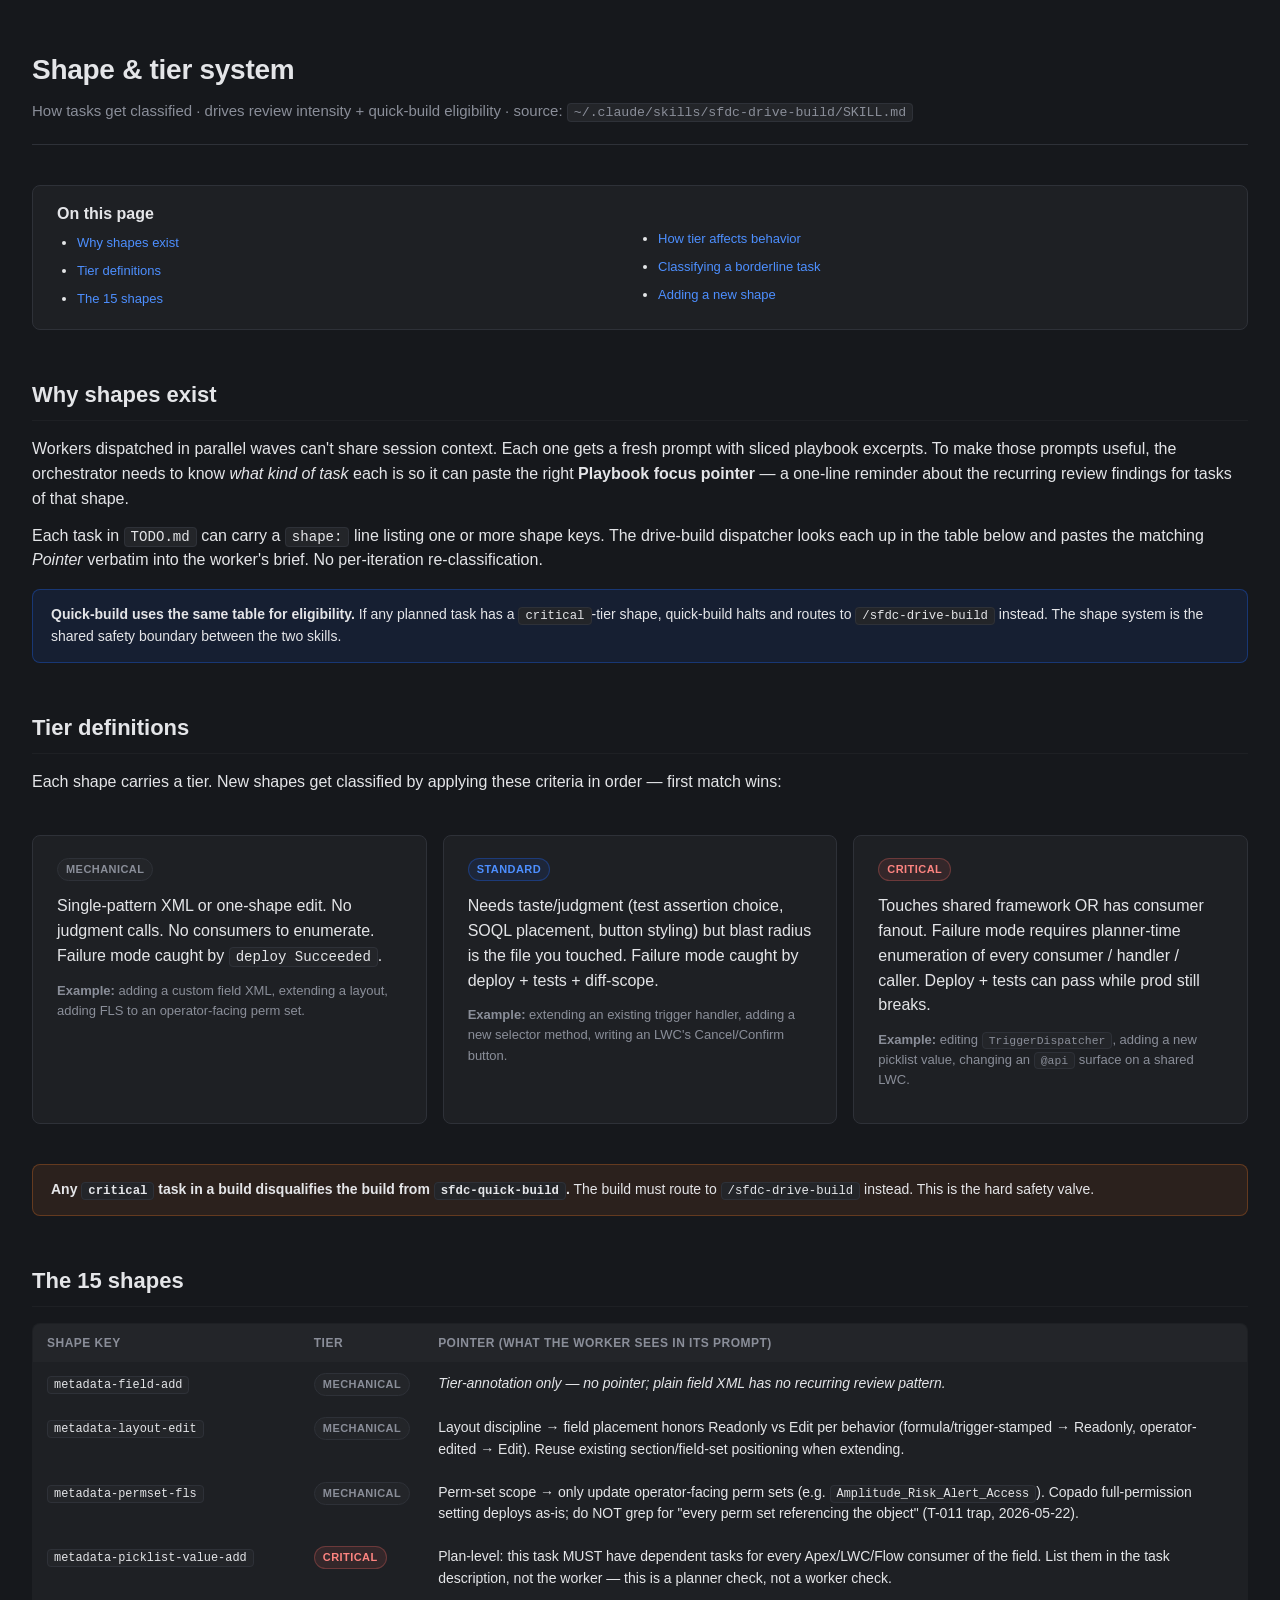
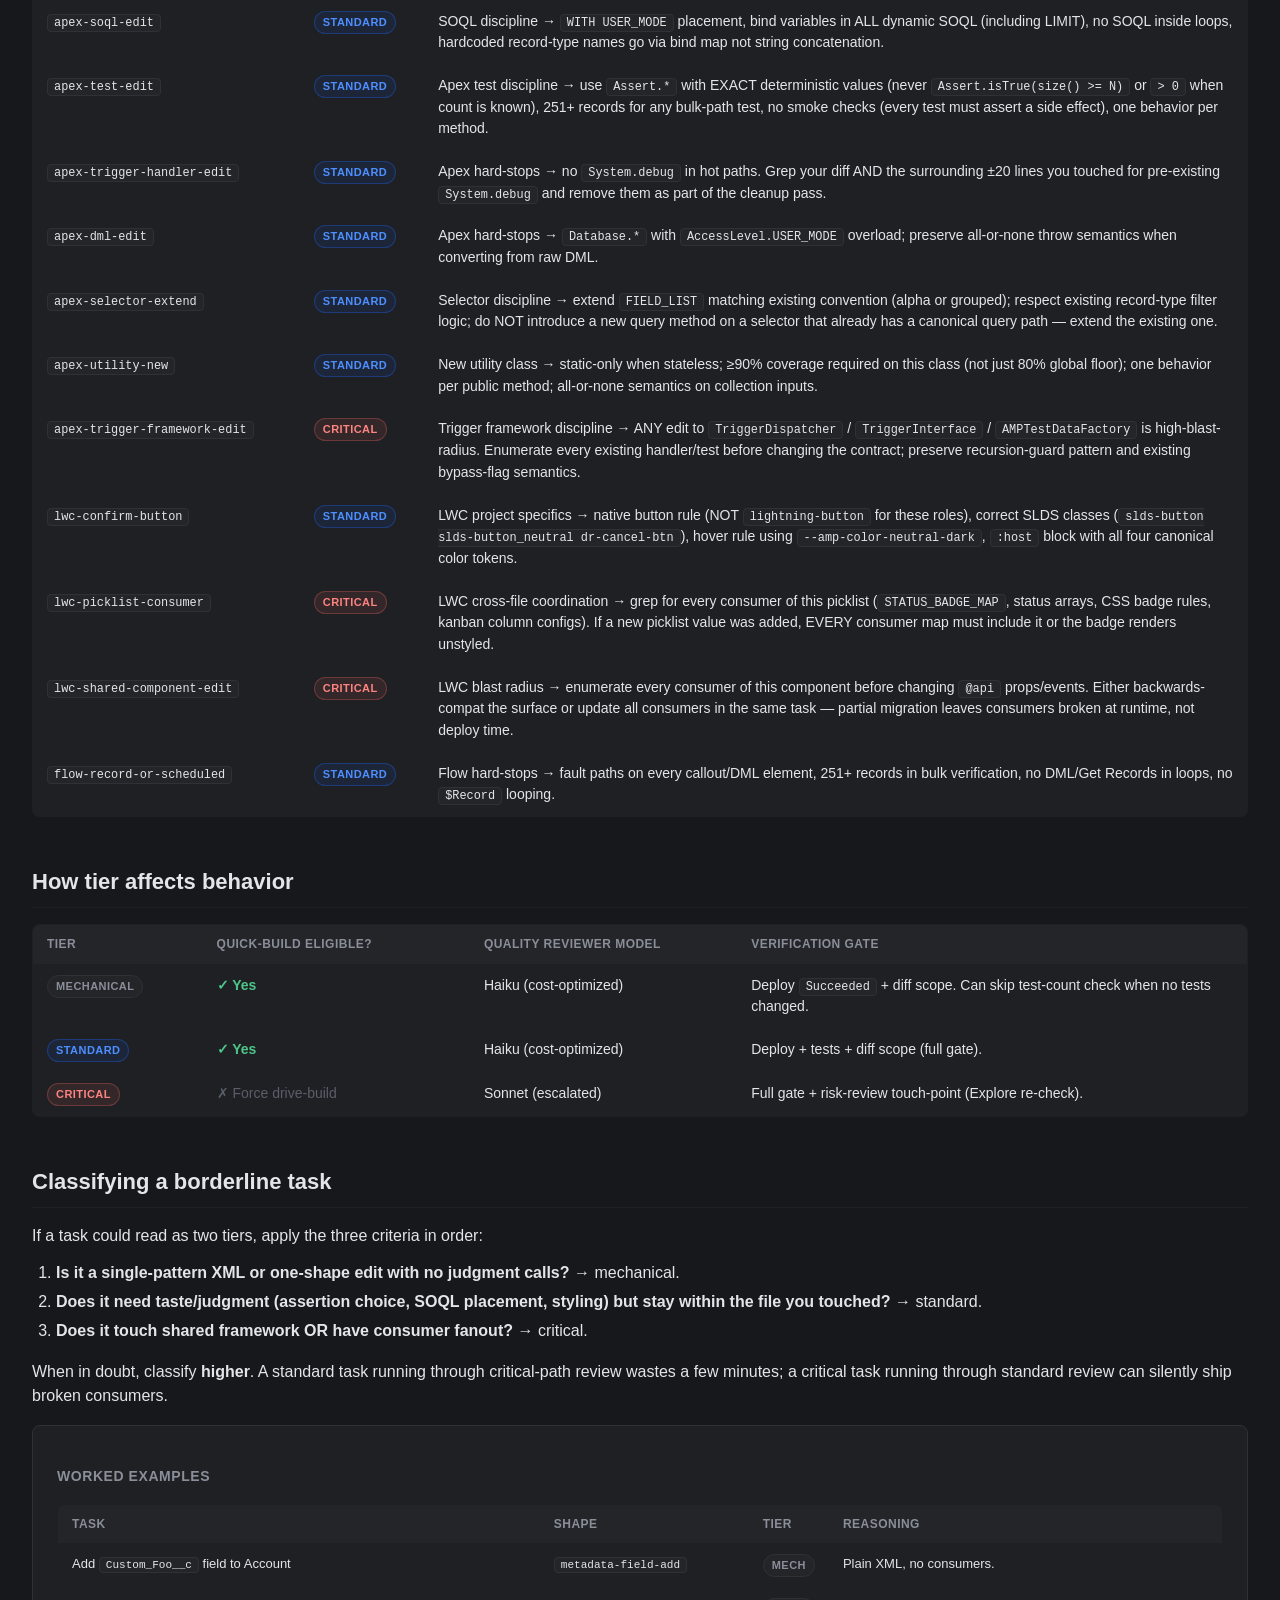
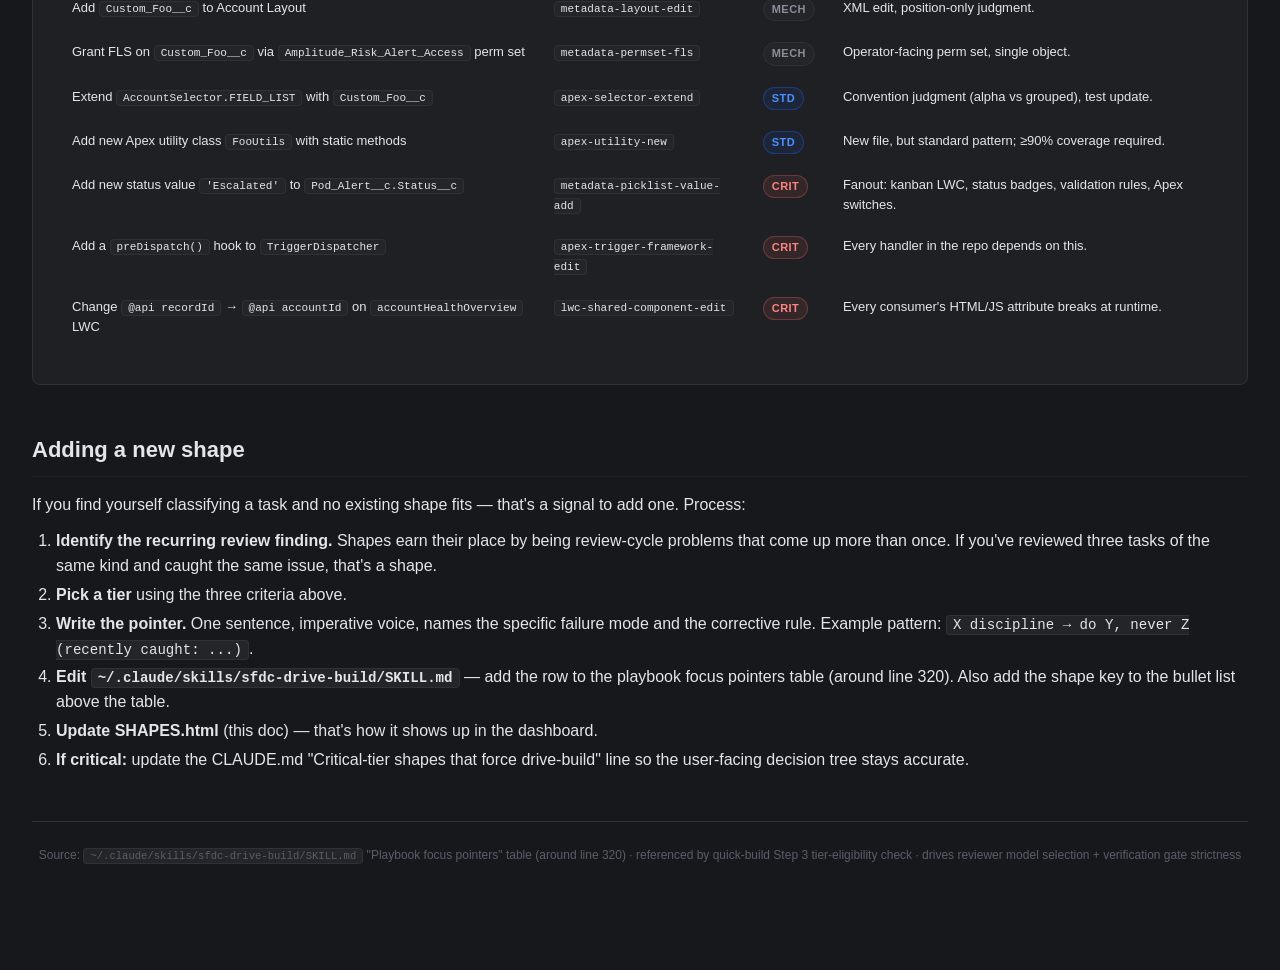
<file: SHAPES.html>
<!DOCTYPE html>
<html lang="en">
<head>
<meta charset="utf-8">
<title>Shape & Tier System — Claude Code</title>
<link rel="stylesheet" href="dark-theme.css">
</head>
<body>
<div class="wrap">

<header>
  <h1>Shape &amp; tier system</h1>
  <div class="subtitle">How tasks get classified · drives review intensity + quick-build eligibility · source: <code>~/.claude/skills/sfdc-drive-build/SKILL.md</code></div>
</header>

<div class="toc">
  <strong>On this page</strong>
  <ul>
    <li><a href="#why">Why shapes exist</a></li>
    <li><a href="#tiers">Tier definitions</a></li>
    <li><a href="#table">The 15 shapes</a></li>
    <li><a href="#applies">How tier affects behavior</a></li>
    <li><a href="#classifying">Classifying a borderline task</a></li>
    <li><a href="#new">Adding a new shape</a></li>
  </ul>
</div>

<h2 id="why">Why shapes exist</h2>

<p>Workers dispatched in parallel waves can't share session context. Each one gets a fresh prompt with sliced playbook excerpts. To make those prompts useful, the orchestrator needs to know <em>what kind of task</em> each is so it can paste the right <strong>Playbook focus pointer</strong> — a one-line reminder about the recurring review findings for tasks of that shape.</p>

<p>Each task in <code>TODO.md</code> can carry a <code>shape:</code> line listing one or more shape keys. The drive-build dispatcher looks each up in the table below and pastes the matching <em>Pointer</em> verbatim into the worker's brief. No per-iteration re-classification.</p>

<div class="callout info">
<strong>Quick-build uses the same table for eligibility.</strong> If any planned task has a <code>critical</code>-tier shape, quick-build halts and routes to <code>/sfdc-drive-build</code> instead. The shape system is the shared safety boundary between the two skills.
</div>

<h2 id="tiers">Tier definitions</h2>

<p>Each shape carries a tier. New shapes get classified by applying these criteria in order — first match wins:</p>

<div style="display: grid; grid-template-columns: 1fr 1fr 1fr; gap: 16px; margin: 24px 0;">

  <div class="card">
    <h3><span class="pill mech">mechanical</span></h3>
    <p>Single-pattern XML or one-shape edit. No judgment calls. No consumers to enumerate. Failure mode caught by <code>deploy Succeeded</code>.</p>
    <p style="color: var(--text-2); font-size: 13px; margin-top: 12px;"><strong>Example:</strong> adding a custom field XML, extending a layout, adding FLS to an operator-facing perm set.</p>
  </div>

  <div class="card">
    <h3><span class="pill std">standard</span></h3>
    <p>Needs taste/judgment (test assertion choice, SOQL placement, button styling) but blast radius is the file you touched. Failure mode caught by deploy + tests + diff-scope.</p>
    <p style="color: var(--text-2); font-size: 13px; margin-top: 12px;"><strong>Example:</strong> extending an existing trigger handler, adding a new selector method, writing an LWC's Cancel/Confirm button.</p>
  </div>

  <div class="card">
    <h3><span class="pill crit">critical</span></h3>
    <p>Touches shared framework OR has consumer fanout. Failure mode requires planner-time enumeration of every consumer / handler / caller. Deploy + tests can pass while prod still breaks.</p>
    <p style="color: var(--text-2); font-size: 13px; margin-top: 12px;"><strong>Example:</strong> editing <code>TriggerDispatcher</code>, adding a new picklist value, changing an <code>@api</code> surface on a shared LWC.</p>
  </div>

</div>

<div class="callout warn">
<strong>Any <code>critical</code> task in a build disqualifies the build from <code>sfdc-quick-build</code>.</strong> The build must route to <code>/sfdc-drive-build</code> instead. This is the hard safety valve.
</div>

<h2 id="table">The 15 shapes</h2>

<table>
  <thead>
    <tr>
      <th style="width: 22%;">Shape key</th>
      <th style="width: 10%;">Tier</th>
      <th>Pointer (what the worker sees in its prompt)</th>
    </tr>
  </thead>
  <tbody>
    <tr>
      <td><code>metadata-field-add</code></td>
      <td><span class="pill mech">mechanical</span></td>
      <td><em>Tier-annotation only — no pointer; plain field XML has no recurring review pattern.</em></td>
    </tr>
    <tr>
      <td><code>metadata-layout-edit</code></td>
      <td><span class="pill mech">mechanical</span></td>
      <td>Layout discipline → field placement honors Readonly vs Edit per behavior (formula/trigger-stamped → Readonly, operator-edited → Edit). Reuse existing section/field-set positioning when extending.</td>
    </tr>
    <tr>
      <td><code>metadata-permset-fls</code></td>
      <td><span class="pill mech">mechanical</span></td>
      <td>Perm-set scope → only update operator-facing perm sets (e.g. <code>Amplitude_Risk_Alert_Access</code>). Copado full-permission setting deploys as-is; do NOT grep for "every perm set referencing the object" (T-011 trap, 2026-05-22).</td>
    </tr>
    <tr>
      <td><code>metadata-picklist-value-add</code></td>
      <td><span class="pill crit">critical</span></td>
      <td>Plan-level: this task MUST have dependent tasks for every Apex/LWC/Flow consumer of the field. List them in the task description, not the worker — this is a planner check, not a worker check.</td>
    </tr>
    <tr>
      <td><code>apex-soql-edit</code></td>
      <td><span class="pill std">standard</span></td>
      <td>SOQL discipline → <code>WITH USER_MODE</code> placement, bind variables in ALL dynamic SOQL (including LIMIT), no SOQL inside loops, hardcoded record-type names go via bind map not string concatenation.</td>
    </tr>
    <tr>
      <td><code>apex-test-edit</code></td>
      <td><span class="pill std">standard</span></td>
      <td>Apex test discipline → use <code>Assert.*</code> with EXACT deterministic values (never <code>Assert.isTrue(size() &gt;= N)</code> or <code>&gt; 0</code> when count is known), 251+ records for any bulk-path test, no smoke checks (every test must assert a side effect), one behavior per method.</td>
    </tr>
    <tr>
      <td><code>apex-trigger-handler-edit</code></td>
      <td><span class="pill std">standard</span></td>
      <td>Apex hard-stops → no <code>System.debug</code> in hot paths. Grep your diff AND the surrounding ±20 lines you touched for pre-existing <code>System.debug</code> and remove them as part of the cleanup pass.</td>
    </tr>
    <tr>
      <td><code>apex-dml-edit</code></td>
      <td><span class="pill std">standard</span></td>
      <td>Apex hard-stops → <code>Database.*</code> with <code>AccessLevel.USER_MODE</code> overload; preserve all-or-none throw semantics when converting from raw DML.</td>
    </tr>
    <tr>
      <td><code>apex-selector-extend</code></td>
      <td><span class="pill std">standard</span></td>
      <td>Selector discipline → extend <code>FIELD_LIST</code> matching existing convention (alpha or grouped); respect existing record-type filter logic; do NOT introduce a new query method on a selector that already has a canonical query path — extend the existing one.</td>
    </tr>
    <tr>
      <td><code>apex-utility-new</code></td>
      <td><span class="pill std">standard</span></td>
      <td>New utility class → static-only when stateless; ≥90% coverage required on this class (not just 80% global floor); one behavior per public method; all-or-none semantics on collection inputs.</td>
    </tr>
    <tr>
      <td><code>apex-trigger-framework-edit</code></td>
      <td><span class="pill crit">critical</span></td>
      <td>Trigger framework discipline → ANY edit to <code>TriggerDispatcher</code> / <code>TriggerInterface</code> / <code>AMPTestDataFactory</code> is high-blast-radius. Enumerate every existing handler/test before changing the contract; preserve recursion-guard pattern and existing bypass-flag semantics.</td>
    </tr>
    <tr>
      <td><code>lwc-confirm-button</code></td>
      <td><span class="pill std">standard</span></td>
      <td>LWC project specifics → native button rule (NOT <code>lightning-button</code> for these roles), correct SLDS classes (<code>slds-button slds-button_neutral dr-cancel-btn</code>), hover rule using <code>--amp-color-neutral-dark</code>, <code>:host</code> block with all four canonical color tokens.</td>
    </tr>
    <tr>
      <td><code>lwc-picklist-consumer</code></td>
      <td><span class="pill crit">critical</span></td>
      <td>LWC cross-file coordination → grep for every consumer of this picklist (<code>STATUS_BADGE_MAP</code>, status arrays, CSS badge rules, kanban column configs). If a new picklist value was added, EVERY consumer map must include it or the badge renders unstyled.</td>
    </tr>
    <tr>
      <td><code>lwc-shared-component-edit</code></td>
      <td><span class="pill crit">critical</span></td>
      <td>LWC blast radius → enumerate every consumer of this component before changing <code>@api</code> props/events. Either backwards-compat the surface or update all consumers in the same task — partial migration leaves consumers broken at runtime, not deploy time.</td>
    </tr>
    <tr>
      <td><code>flow-record-or-scheduled</code></td>
      <td><span class="pill std">standard</span></td>
      <td>Flow hard-stops → fault paths on every callout/DML element, 251+ records in bulk verification, no DML/Get Records in loops, no <code>$Record</code> looping.</td>
    </tr>
  </tbody>
</table>

<h2 id="applies">How tier affects behavior</h2>

<table>
  <thead><tr><th style="width: 14%;">Tier</th><th style="width: 22%;">Quick-build eligible?</th><th style="width: 22%;">Quality reviewer model</th><th>Verification gate</th></tr></thead>
  <tbody>
    <tr>
      <td><span class="pill mech">mechanical</span></td>
      <td class="yes">✓ Yes</td>
      <td>Haiku (cost-optimized)</td>
      <td>Deploy <code>Succeeded</code> + diff scope. Can skip test-count check when no tests changed.</td>
    </tr>
    <tr>
      <td><span class="pill std">standard</span></td>
      <td class="yes">✓ Yes</td>
      <td>Haiku (cost-optimized)</td>
      <td>Deploy + tests + diff scope (full gate).</td>
    </tr>
    <tr>
      <td><span class="pill crit">critical</span></td>
      <td class="no">✗ Force drive-build</td>
      <td>Sonnet (escalated)</td>
      <td>Full gate + risk-review touch-point (Explore re-check).</td>
    </tr>
  </tbody>
</table>

<h2 id="classifying">Classifying a borderline task</h2>

<p>If a task could read as two tiers, apply the three criteria in order:</p>

<ol>
  <li><strong>Is it a single-pattern XML or one-shape edit with no judgment calls?</strong> → mechanical.</li>
  <li><strong>Does it need taste/judgment (assertion choice, SOQL placement, styling) but stay within the file you touched?</strong> → standard.</li>
  <li><strong>Does it touch shared framework OR have consumer fanout?</strong> → critical.</li>
</ol>

<p>When in doubt, classify <strong>higher</strong>. A standard task running through critical-path review wastes a few minutes; a critical task running through standard review can silently ship broken consumers.</p>

<div class="card">
  <h4>Worked examples</h4>
  <table style="font-size: 13px;">
    <thead><tr><th>Task</th><th>Shape</th><th>Tier</th><th>Reasoning</th></tr></thead>
    <tbody>
      <tr><td>Add <code>Custom_Foo__c</code> field to Account</td><td><code>metadata-field-add</code></td><td><span class="pill mech">mech</span></td><td>Plain XML, no consumers.</td></tr>
      <tr><td>Add <code>Custom_Foo__c</code> to Account Layout</td><td><code>metadata-layout-edit</code></td><td><span class="pill mech">mech</span></td><td>XML edit, position-only judgment.</td></tr>
      <tr><td>Grant FLS on <code>Custom_Foo__c</code> via <code>Amplitude_Risk_Alert_Access</code> perm set</td><td><code>metadata-permset-fls</code></td><td><span class="pill mech">mech</span></td><td>Operator-facing perm set, single object.</td></tr>
      <tr><td>Extend <code>AccountSelector.FIELD_LIST</code> with <code>Custom_Foo__c</code></td><td><code>apex-selector-extend</code></td><td><span class="pill std">std</span></td><td>Convention judgment (alpha vs grouped), test update.</td></tr>
      <tr><td>Add new Apex utility class <code>FooUtils</code> with static methods</td><td><code>apex-utility-new</code></td><td><span class="pill std">std</span></td><td>New file, but standard pattern; ≥90% coverage required.</td></tr>
      <tr><td>Add new status value <code>'Escalated'</code> to <code>Pod_Alert__c.Status__c</code></td><td><code>metadata-picklist-value-add</code></td><td><span class="pill crit">crit</span></td><td>Fanout: kanban LWC, status badges, validation rules, Apex switches.</td></tr>
      <tr><td>Add a <code>preDispatch()</code> hook to <code>TriggerDispatcher</code></td><td><code>apex-trigger-framework-edit</code></td><td><span class="pill crit">crit</span></td><td>Every handler in the repo depends on this.</td></tr>
      <tr><td>Change <code>@api recordId</code> → <code>@api accountId</code> on <code>accountHealthOverview</code> LWC</td><td><code>lwc-shared-component-edit</code></td><td><span class="pill crit">crit</span></td><td>Every consumer's HTML/JS attribute breaks at runtime.</td></tr>
    </tbody>
  </table>
</div>

<h2 id="new">Adding a new shape</h2>

<p>If you find yourself classifying a task and no existing shape fits — that's a signal to add one. Process:</p>

<ol>
  <li><strong>Identify the recurring review finding.</strong> Shapes earn their place by being review-cycle problems that come up more than once. If you've reviewed three tasks of the same kind and caught the same issue, that's a shape.</li>
  <li><strong>Pick a tier</strong> using the three criteria above.</li>
  <li><strong>Write the pointer.</strong> One sentence, imperative voice, names the specific failure mode and the corrective rule. Example pattern: <code>X discipline → do Y, never Z (recently caught: ...)</code>.</li>
  <li><strong>Edit <code>~/.claude/skills/sfdc-drive-build/SKILL.md</code></strong> — add the row to the playbook focus pointers table (around line 320). Also add the shape key to the bullet list above the table.</li>
  <li><strong>Update SHAPES.html</strong> (this doc) — that's how it shows up in the dashboard.</li>
  <li><strong>If critical:</strong> update the CLAUDE.md "Critical-tier shapes that force drive-build" line so the user-facing decision tree stays accurate.</li>
</ol>

<hr>
<p style="color: var(--text-3); font-size: 12px; text-align: center;">
  Source: <code>~/.claude/skills/sfdc-drive-build/SKILL.md</code> "Playbook focus pointers" table (around line 320) · referenced by quick-build Step 3 tier-eligibility check · drives reviewer model selection + verification gate strictness
</p>

</div>
</body>
</html>
</file>
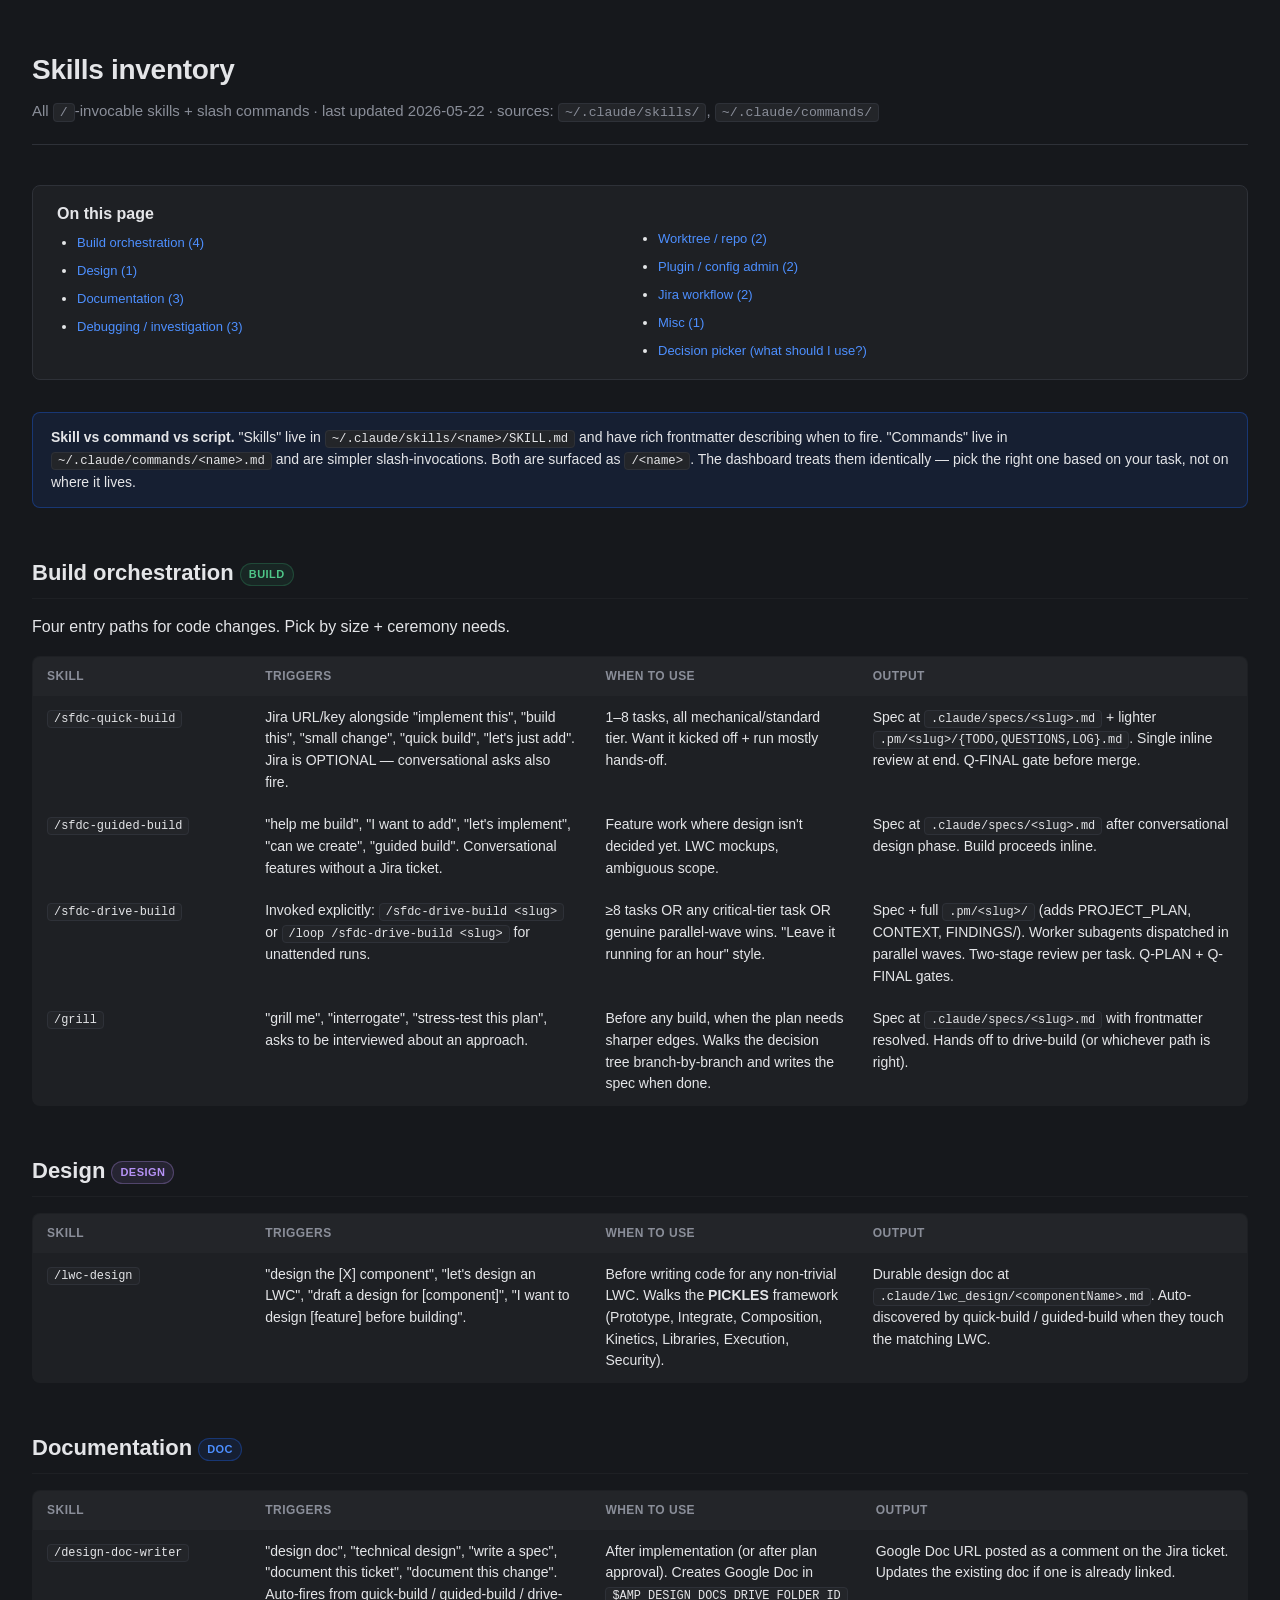
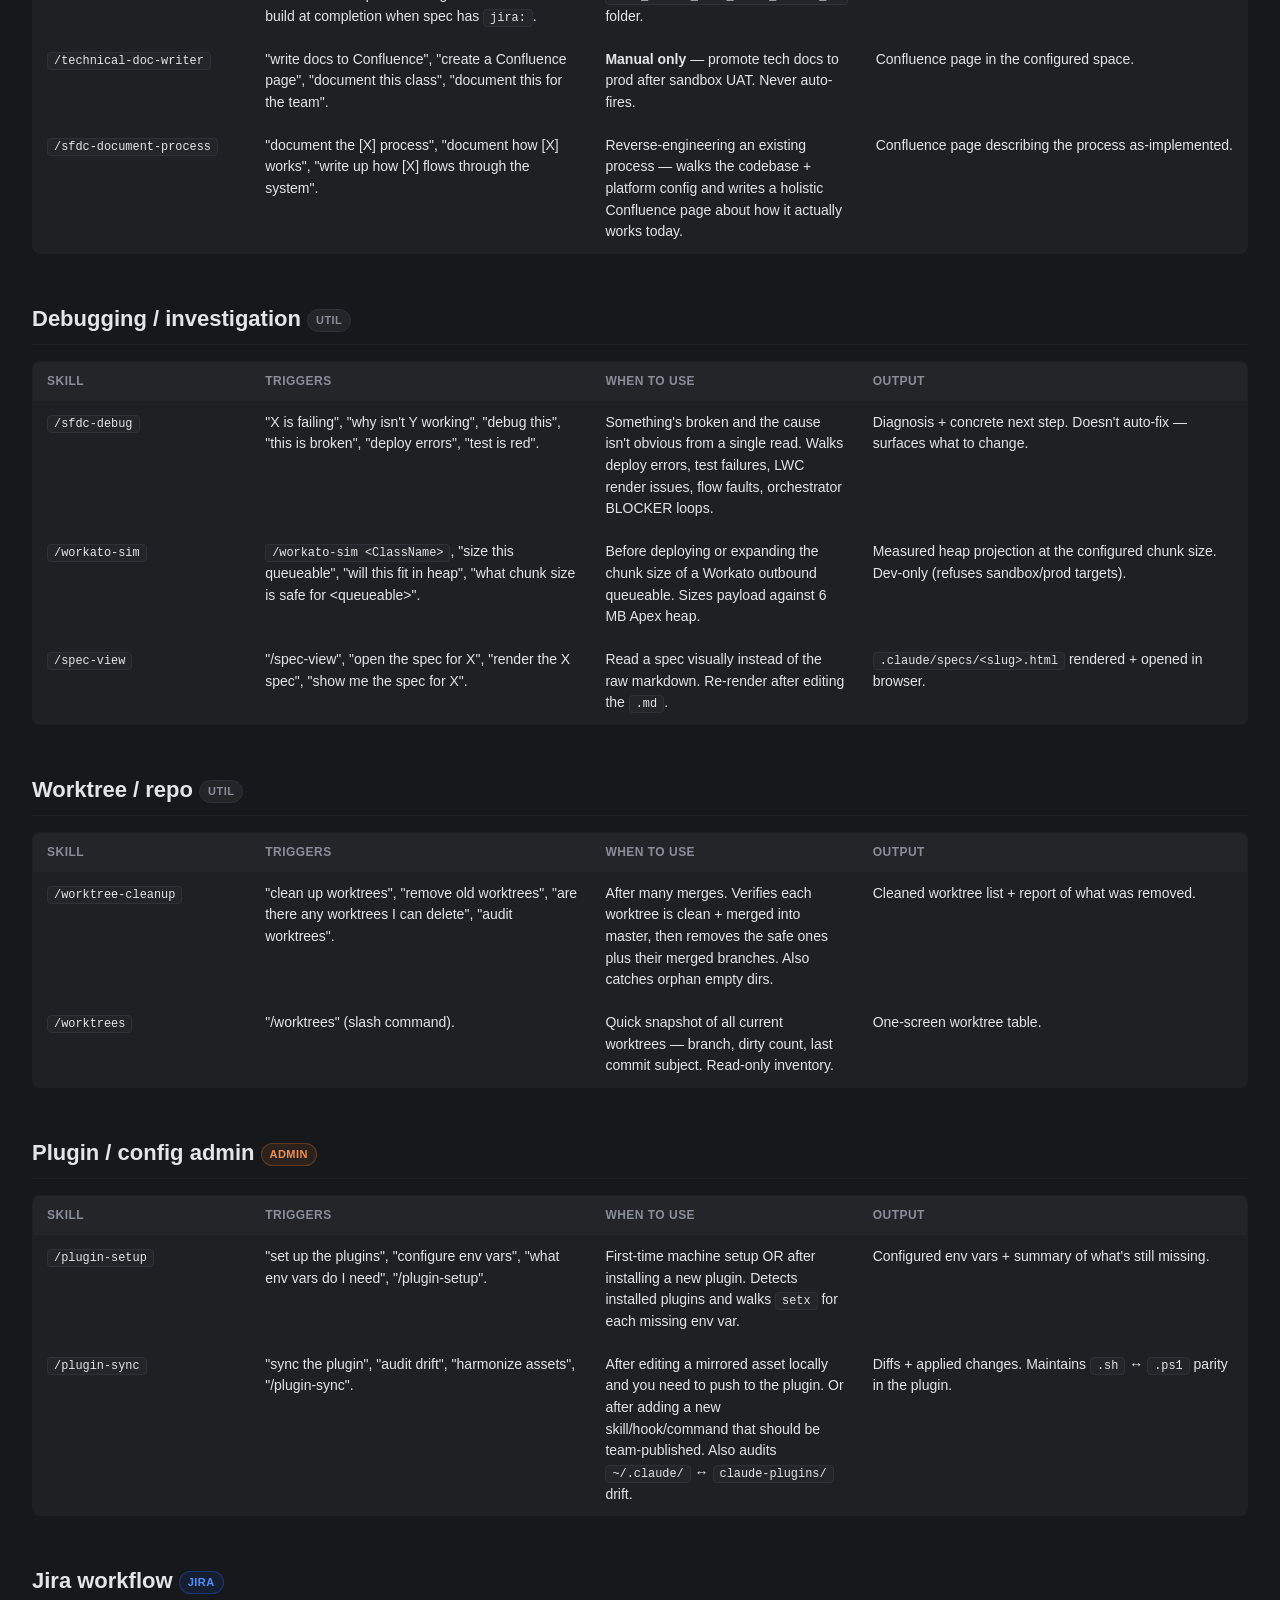
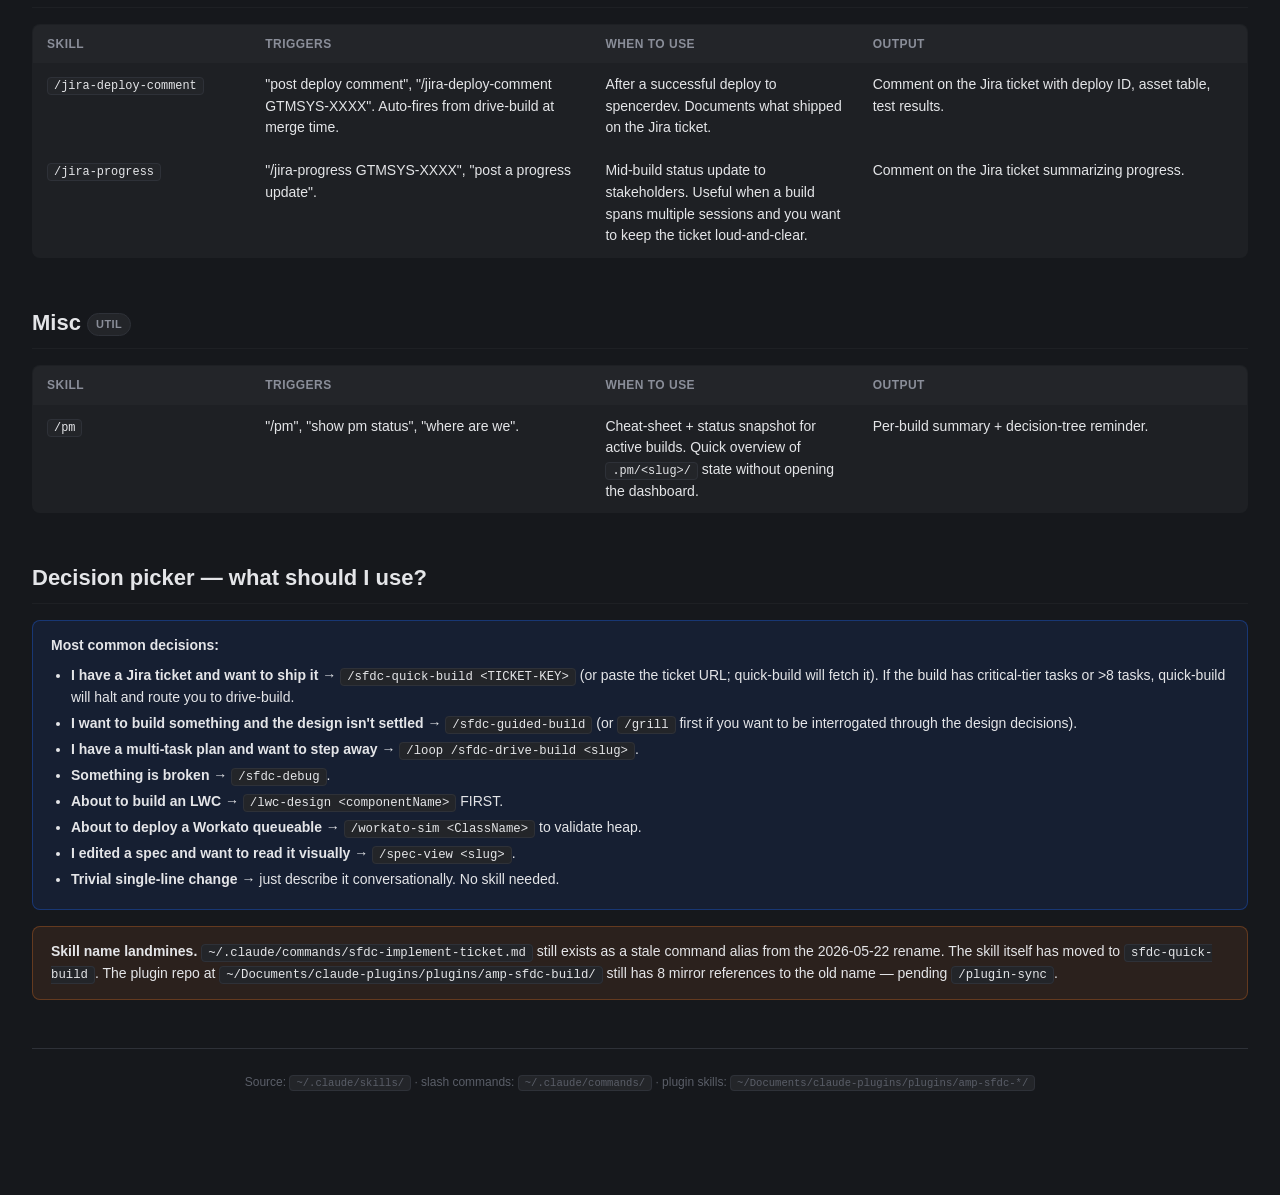
<file: SKILLS.html>
<!DOCTYPE html>
<html lang="en">
<head>
<meta charset="utf-8">
<title>Skills Inventory — Claude Code</title>
<link rel="stylesheet" href="dark-theme.css">
</head>
<body>
<div class="wrap">

<header>
  <h1>Skills inventory</h1>
  <div class="subtitle">All <code>/</code>-invocable skills + slash commands · last updated 2026-05-22 · sources: <code>~/.claude/skills/</code>, <code>~/.claude/commands/</code></div>
</header>

<div class="toc">
  <strong>On this page</strong>
  <ul>
    <li><a href="#build">Build orchestration (4)</a></li>
    <li><a href="#design">Design (1)</a></li>
    <li><a href="#docs">Documentation (3)</a></li>
    <li><a href="#debug">Debugging / investigation (3)</a></li>
    <li><a href="#worktree">Worktree / repo (2)</a></li>
    <li><a href="#admin">Plugin / config admin (2)</a></li>
    <li><a href="#jira">Jira workflow (2)</a></li>
    <li><a href="#misc">Misc (1)</a></li>
    <li><a href="#picker">Decision picker (what should I use?)</a></li>
  </ul>
</div>

<div class="callout info">
<strong>Skill vs command vs script.</strong> "Skills" live in <code>~/.claude/skills/&lt;name&gt;/SKILL.md</code> and have rich frontmatter describing when to fire. "Commands" live in <code>~/.claude/commands/&lt;name&gt;.md</code> and are simpler slash-invocations. Both are surfaced as <code>/&lt;name&gt;</code>. The dashboard treats them identically — pick the right one based on your task, not on where it lives.
</div>

<h2 id="build">Build orchestration <span class="pill skill-build">build</span></h2>

<p>Four entry paths for code changes. Pick by size + ceremony needs.</p>

<table>
  <thead><tr><th style="width: 18%;">Skill</th><th style="width: 28%;">Triggers</th><th style="width: 22%;">When to use</th><th>Output</th></tr></thead>
  <tbody>
    <tr>
      <td><code>/sfdc-quick-build</code></td>
      <td>Jira URL/key alongside "implement this", "build this", "small change", "quick build", "let's just add". Jira is OPTIONAL — conversational asks also fire.</td>
      <td>1–8 tasks, all mechanical/standard tier. Want it kicked off + run mostly hands-off.</td>
      <td>Spec at <code>.claude/specs/&lt;slug&gt;.md</code> + lighter <code>.pm/&lt;slug&gt;/{TODO,QUESTIONS,LOG}.md</code>. Single inline review at end. Q-FINAL gate before merge.</td>
    </tr>
    <tr>
      <td><code>/sfdc-guided-build</code></td>
      <td>"help me build", "I want to add", "let's implement", "can we create", "guided build". Conversational features without a Jira ticket.</td>
      <td>Feature work where design isn't decided yet. LWC mockups, ambiguous scope.</td>
      <td>Spec at <code>.claude/specs/&lt;slug&gt;.md</code> after conversational design phase. Build proceeds inline.</td>
    </tr>
    <tr>
      <td><code>/sfdc-drive-build</code></td>
      <td>Invoked explicitly: <code>/sfdc-drive-build &lt;slug&gt;</code> or <code>/loop /sfdc-drive-build &lt;slug&gt;</code> for unattended runs.</td>
      <td>≥8 tasks OR any critical-tier task OR genuine parallel-wave wins. "Leave it running for an hour" style.</td>
      <td>Spec + full <code>.pm/&lt;slug&gt;/</code> (adds PROJECT_PLAN, CONTEXT, FINDINGS/). Worker subagents dispatched in parallel waves. Two-stage review per task. Q-PLAN + Q-FINAL gates.</td>
    </tr>
    <tr>
      <td><code>/grill</code></td>
      <td>"grill me", "interrogate", "stress-test this plan", asks to be interviewed about an approach.</td>
      <td>Before any build, when the plan needs sharper edges. Walks the decision tree branch-by-branch and writes the spec when done.</td>
      <td>Spec at <code>.claude/specs/&lt;slug&gt;.md</code> with frontmatter resolved. Hands off to drive-build (or whichever path is right).</td>
    </tr>
  </tbody>
</table>

<h2 id="design">Design <span class="pill skill-design">design</span></h2>

<table>
  <thead><tr><th style="width: 18%;">Skill</th><th style="width: 28%;">Triggers</th><th style="width: 22%;">When to use</th><th>Output</th></tr></thead>
  <tbody>
    <tr>
      <td><code>/lwc-design</code></td>
      <td>"design the [X] component", "let's design an LWC", "draft a design for [component]", "I want to design [feature] before building".</td>
      <td>Before writing code for any non-trivial LWC. Walks the <strong>PICKLES</strong> framework (Prototype, Integrate, Composition, Kinetics, Libraries, Execution, Security).</td>
      <td>Durable design doc at <code>.claude/lwc_design/&lt;componentName&gt;.md</code>. Auto-discovered by quick-build / guided-build when they touch the matching LWC.</td>
    </tr>
  </tbody>
</table>

<h2 id="docs">Documentation <span class="pill skill-doc">doc</span></h2>

<table>
  <thead><tr><th style="width: 18%;">Skill</th><th style="width: 28%;">Triggers</th><th style="width: 22%;">When to use</th><th>Output</th></tr></thead>
  <tbody>
    <tr>
      <td><code>/design-doc-writer</code></td>
      <td>"design doc", "technical design", "write a spec", "document this ticket", "document this change". Auto-fires from quick-build / guided-build / drive-build at completion when spec has <code>jira:</code>.</td>
      <td>After implementation (or after plan approval). Creates Google Doc in <code>$AMP_DESIGN_DOCS_DRIVE_FOLDER_ID</code> folder.</td>
      <td>Google Doc URL posted as a comment on the Jira ticket. Updates the existing doc if one is already linked.</td>
    </tr>
    <tr>
      <td><code>/technical-doc-writer</code></td>
      <td>"write docs to Confluence", "create a Confluence page", "document this class", "document this for the team".</td>
      <td><strong>Manual only</strong> — promote tech docs to prod after sandbox UAT. Never auto-fires.</td>
      <td>Confluence page in the configured space.</td>
    </tr>
    <tr>
      <td><code>/sfdc-document-process</code></td>
      <td>"document the [X] process", "document how [X] works", "write up how [X] flows through the system".</td>
      <td>Reverse-engineering an existing process — walks the codebase + platform config and writes a holistic Confluence page about how it actually works today.</td>
      <td>Confluence page describing the process as-implemented.</td>
    </tr>
  </tbody>
</table>

<h2 id="debug">Debugging / investigation <span class="pill skill-util">util</span></h2>

<table>
  <thead><tr><th style="width: 18%;">Skill</th><th style="width: 28%;">Triggers</th><th style="width: 22%;">When to use</th><th>Output</th></tr></thead>
  <tbody>
    <tr>
      <td><code>/sfdc-debug</code></td>
      <td>"X is failing", "why isn't Y working", "debug this", "this is broken", "deploy errors", "test is red".</td>
      <td>Something's broken and the cause isn't obvious from a single read. Walks deploy errors, test failures, LWC render issues, flow faults, orchestrator BLOCKER loops.</td>
      <td>Diagnosis + concrete next step. Doesn't auto-fix — surfaces what to change.</td>
    </tr>
    <tr>
      <td><code>/workato-sim</code></td>
      <td><code>/workato-sim &lt;ClassName&gt;</code>, "size this queueable", "will this fit in heap", "what chunk size is safe for &lt;queueable&gt;".</td>
      <td>Before deploying or expanding the chunk size of a Workato outbound queueable. Sizes payload against 6 MB Apex heap.</td>
      <td>Measured heap projection at the configured chunk size. Dev-only (refuses sandbox/prod targets).</td>
    </tr>
    <tr>
      <td><code>/spec-view</code></td>
      <td>"/spec-view", "open the spec for X", "render the X spec", "show me the spec for X".</td>
      <td>Read a spec visually instead of the raw markdown. Re-render after editing the <code>.md</code>.</td>
      <td><code>.claude/specs/&lt;slug&gt;.html</code> rendered + opened in browser.</td>
    </tr>
  </tbody>
</table>

<h2 id="worktree">Worktree / repo <span class="pill skill-util">util</span></h2>

<table>
  <thead><tr><th style="width: 18%;">Skill</th><th style="width: 28%;">Triggers</th><th style="width: 22%;">When to use</th><th>Output</th></tr></thead>
  <tbody>
    <tr>
      <td><code>/worktree-cleanup</code></td>
      <td>"clean up worktrees", "remove old worktrees", "are there any worktrees I can delete", "audit worktrees".</td>
      <td>After many merges. Verifies each worktree is clean + merged into master, then removes the safe ones plus their merged branches. Also catches orphan empty dirs.</td>
      <td>Cleaned worktree list + report of what was removed.</td>
    </tr>
    <tr>
      <td><code>/worktrees</code></td>
      <td>"/worktrees" (slash command).</td>
      <td>Quick snapshot of all current worktrees — branch, dirty count, last commit subject. Read-only inventory.</td>
      <td>One-screen worktree table.</td>
    </tr>
  </tbody>
</table>

<h2 id="admin">Plugin / config admin <span class="pill skill-admin">admin</span></h2>

<table>
  <thead><tr><th style="width: 18%;">Skill</th><th style="width: 28%;">Triggers</th><th style="width: 22%;">When to use</th><th>Output</th></tr></thead>
  <tbody>
    <tr>
      <td><code>/plugin-setup</code></td>
      <td>"set up the plugins", "configure env vars", "what env vars do I need", "/plugin-setup".</td>
      <td>First-time machine setup OR after installing a new plugin. Detects installed plugins and walks <code>setx</code> for each missing env var.</td>
      <td>Configured env vars + summary of what's still missing.</td>
    </tr>
    <tr>
      <td><code>/plugin-sync</code></td>
      <td>"sync the plugin", "audit drift", "harmonize assets", "/plugin-sync".</td>
      <td>After editing a mirrored asset locally and you need to push to the plugin. Or after adding a new skill/hook/command that should be team-published. Also audits <code>~/.claude/</code> ↔ <code>claude-plugins/</code> drift.</td>
      <td>Diffs + applied changes. Maintains <code>.sh</code> ↔ <code>.ps1</code> parity in the plugin.</td>
    </tr>
  </tbody>
</table>

<h2 id="jira">Jira workflow <span class="pill skill-doc">jira</span></h2>

<table>
  <thead><tr><th style="width: 18%;">Skill</th><th style="width: 28%;">Triggers</th><th style="width: 22%;">When to use</th><th>Output</th></tr></thead>
  <tbody>
    <tr>
      <td><code>/jira-deploy-comment</code></td>
      <td>"post deploy comment", "/jira-deploy-comment GTMSYS-XXXX". Auto-fires from drive-build at merge time.</td>
      <td>After a successful deploy to spencerdev. Documents what shipped on the Jira ticket.</td>
      <td>Comment on the Jira ticket with deploy ID, asset table, test results.</td>
    </tr>
    <tr>
      <td><code>/jira-progress</code></td>
      <td>"/jira-progress GTMSYS-XXXX", "post a progress update".</td>
      <td>Mid-build status update to stakeholders. Useful when a build spans multiple sessions and you want to keep the ticket loud-and-clear.</td>
      <td>Comment on the Jira ticket summarizing progress.</td>
    </tr>
  </tbody>
</table>

<h2 id="misc">Misc <span class="pill skill-util">util</span></h2>

<table>
  <thead><tr><th style="width: 18%;">Skill</th><th style="width: 28%;">Triggers</th><th style="width: 22%;">When to use</th><th>Output</th></tr></thead>
  <tbody>
    <tr>
      <td><code>/pm</code></td>
      <td>"/pm", "show pm status", "where are we".</td>
      <td>Cheat-sheet + status snapshot for active builds. Quick overview of <code>.pm/&lt;slug&gt;/</code> state without opening the dashboard.</td>
      <td>Per-build summary + decision-tree reminder.</td>
    </tr>
  </tbody>
</table>

<h2 id="picker">Decision picker — what should I use?</h2>

<div class="callout info">
<strong>Most common decisions:</strong>
<ul style="margin: 8px 0 0; padding-left: 20px;">
  <li><strong>I have a Jira ticket and want to ship it</strong> → <code>/sfdc-quick-build &lt;TICKET-KEY&gt;</code> (or paste the ticket URL; quick-build will fetch it). If the build has critical-tier tasks or &gt;8 tasks, quick-build will halt and route you to drive-build.</li>
  <li><strong>I want to build something and the design isn't settled</strong> → <code>/sfdc-guided-build</code> (or <code>/grill</code> first if you want to be interrogated through the design decisions).</li>
  <li><strong>I have a multi-task plan and want to step away</strong> → <code>/loop /sfdc-drive-build &lt;slug&gt;</code>.</li>
  <li><strong>Something is broken</strong> → <code>/sfdc-debug</code>.</li>
  <li><strong>About to build an LWC</strong> → <code>/lwc-design &lt;componentName&gt;</code> FIRST.</li>
  <li><strong>About to deploy a Workato queueable</strong> → <code>/workato-sim &lt;ClassName&gt;</code> to validate heap.</li>
  <li><strong>I edited a spec and want to read it visually</strong> → <code>/spec-view &lt;slug&gt;</code>.</li>
  <li><strong>Trivial single-line change</strong> → just describe it conversationally. No skill needed.</li>
</ul>
</div>

<div class="callout warn">
<strong>Skill name landmines.</strong> <code>~/.claude/commands/sfdc-implement-ticket.md</code> still exists as a stale command alias from the 2026-05-22 rename. The skill itself has moved to <code>sfdc-quick-build</code>. The plugin repo at <code>~/Documents/claude-plugins/plugins/amp-sfdc-build/</code> still has 8 mirror references to the old name — pending <code>/plugin-sync</code>.
</div>

<hr>
<p style="color: var(--text-3); font-size: 12px; text-align: center;">
  Source: <code>~/.claude/skills/</code> · slash commands: <code>~/.claude/commands/</code> · plugin skills: <code>~/Documents/claude-plugins/plugins/amp-sfdc-*/</code>
</p>

</div>
</body>
</html>
</file>
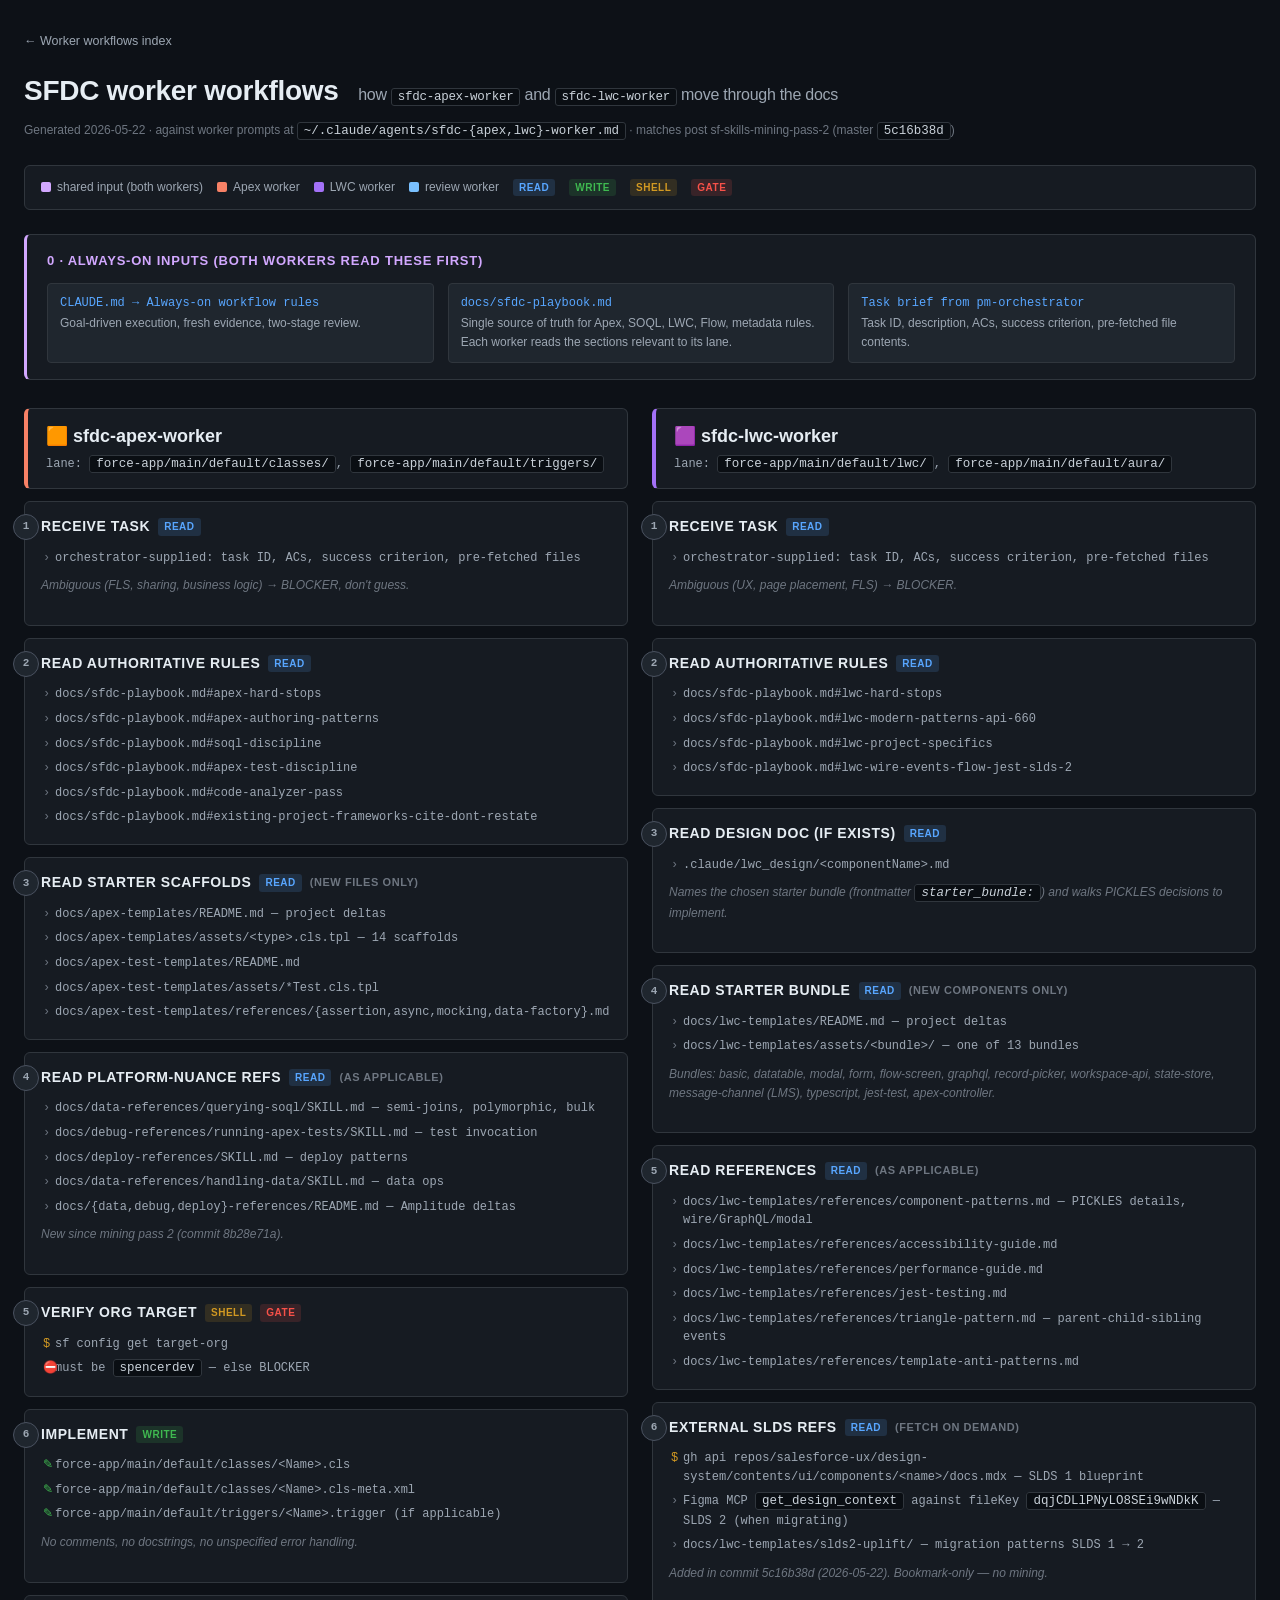
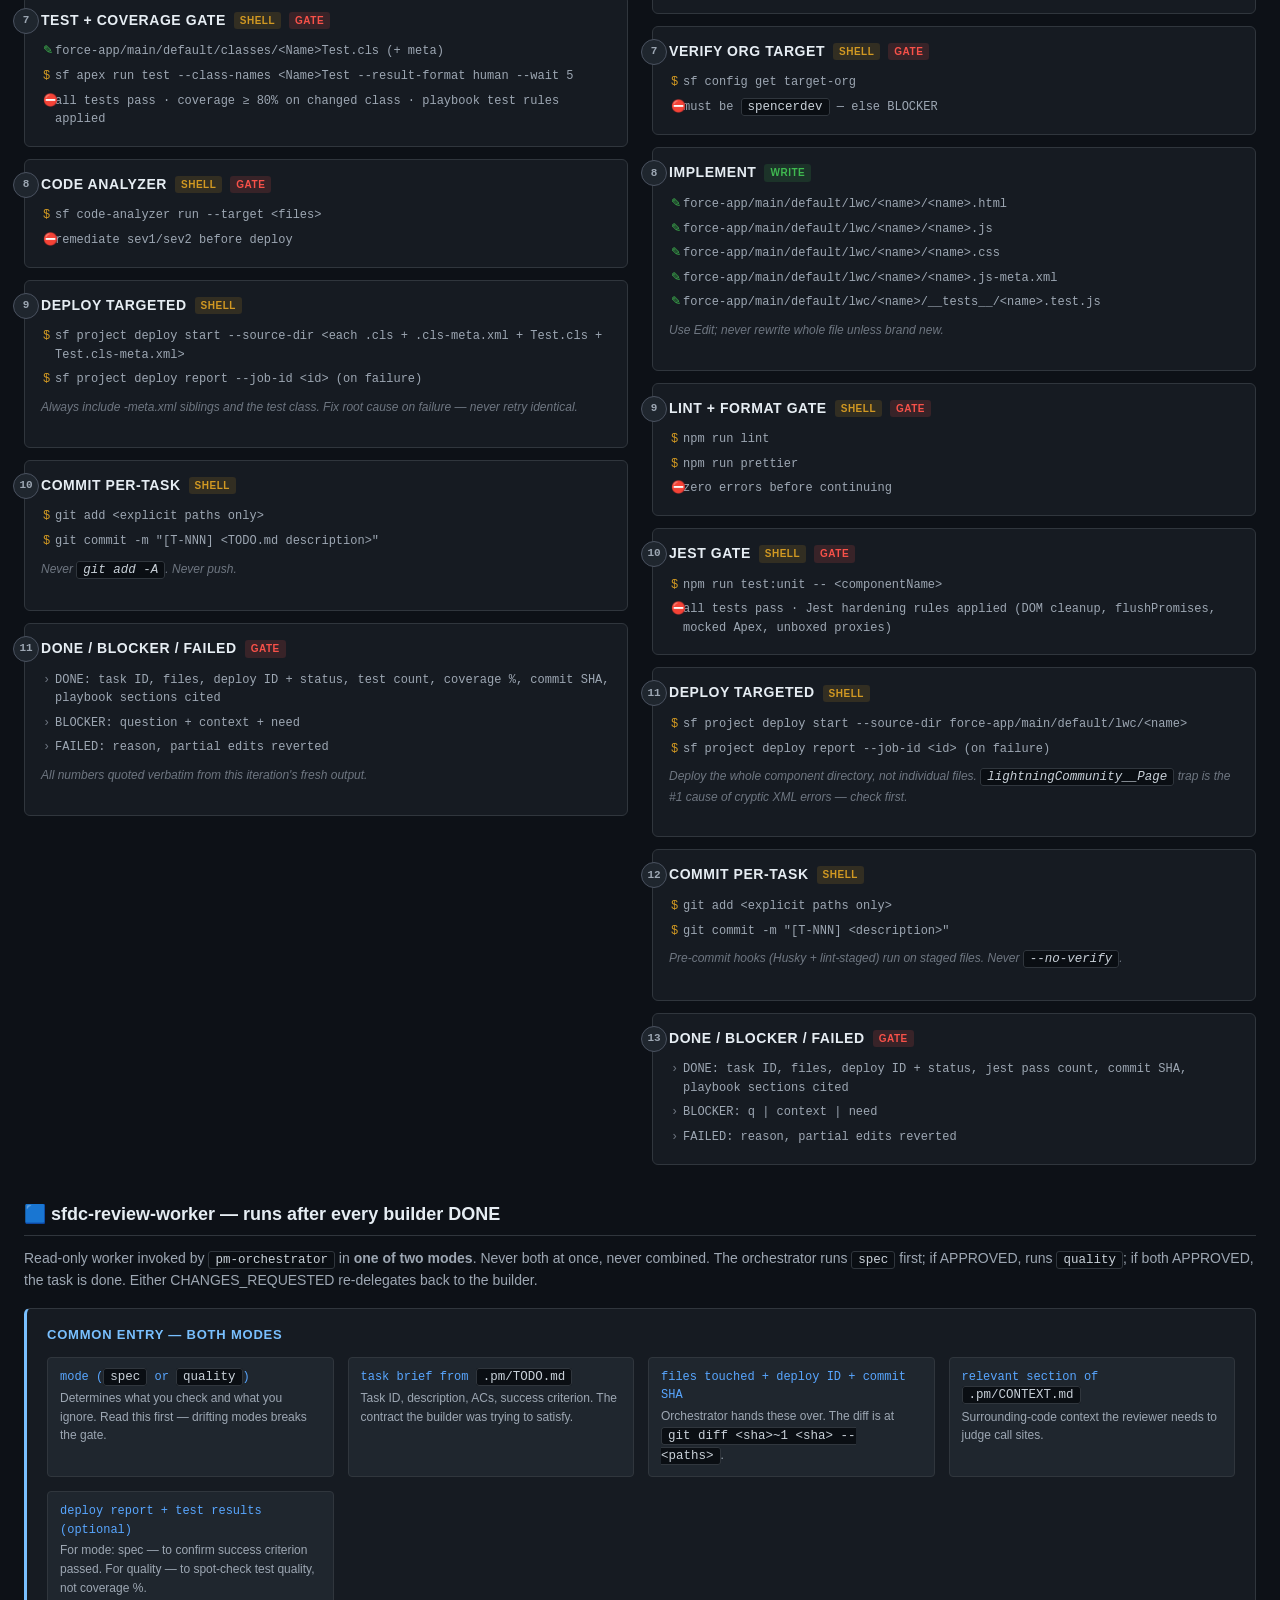
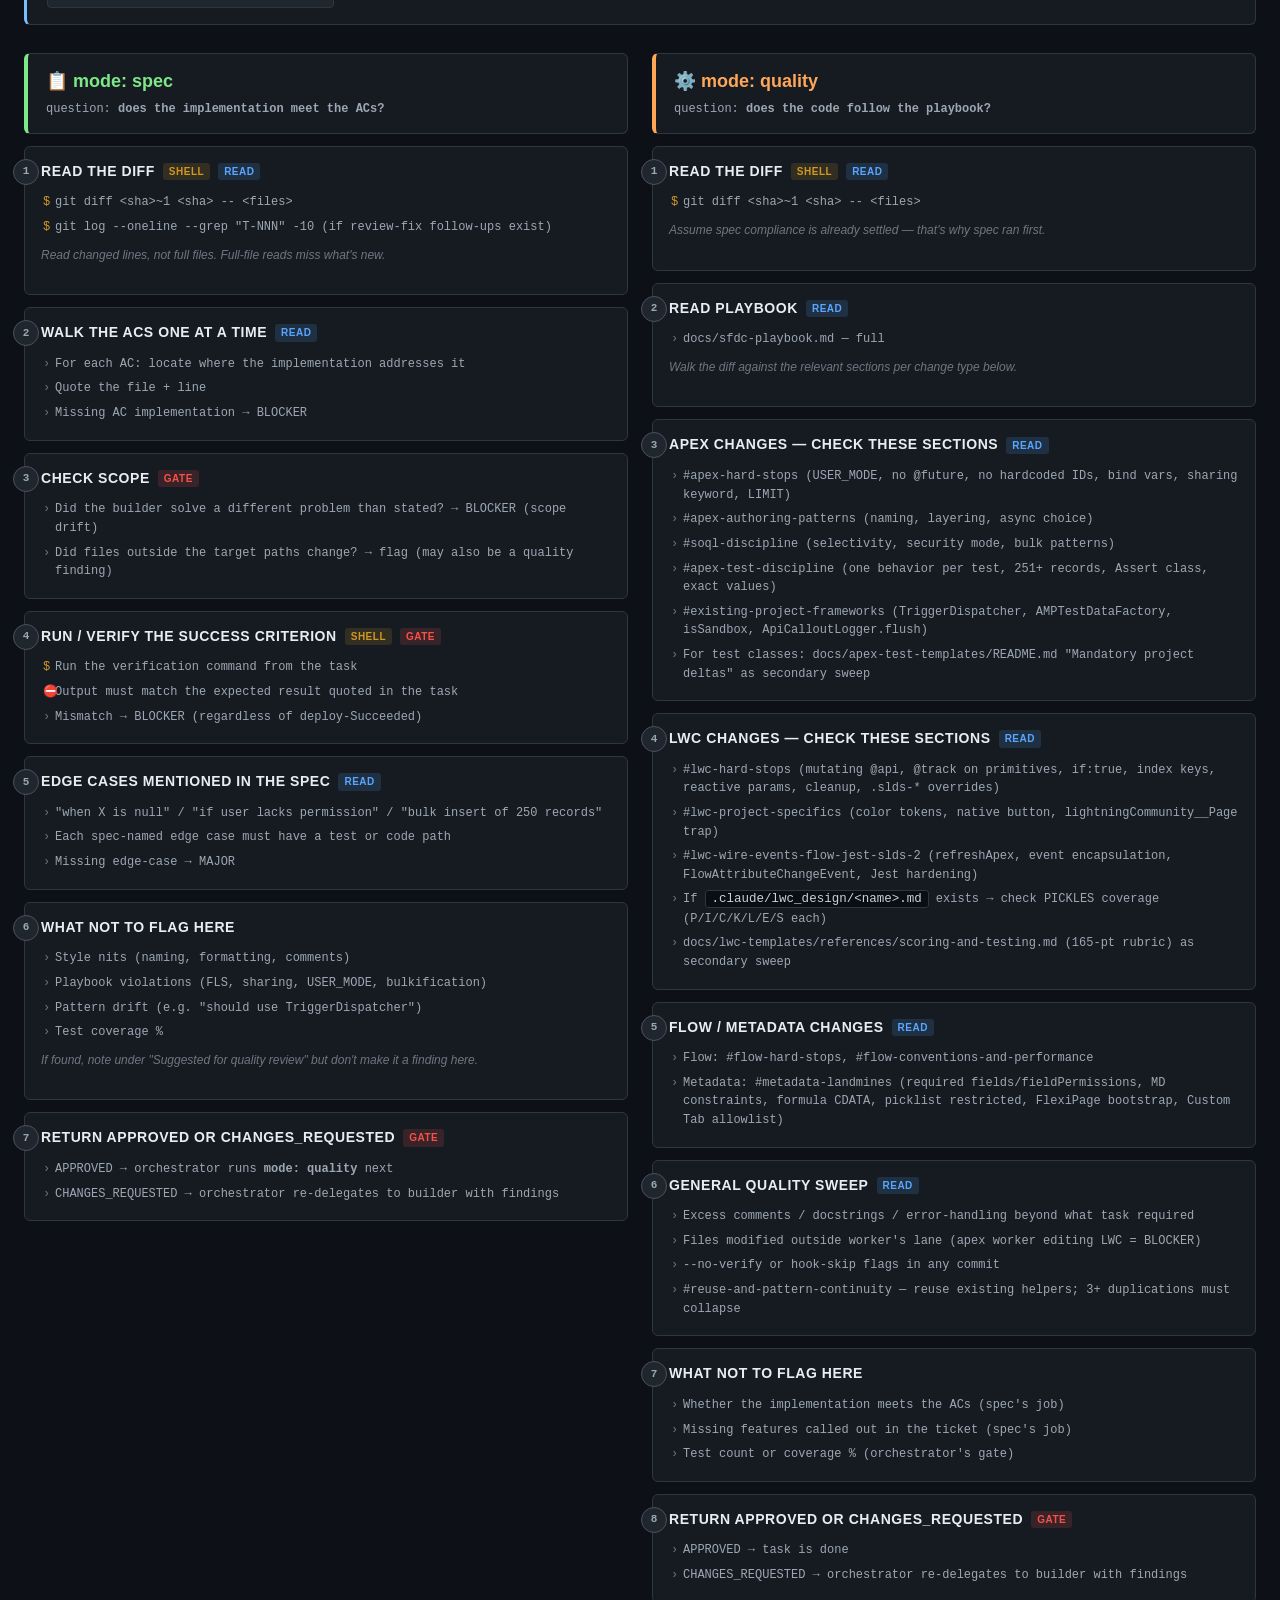
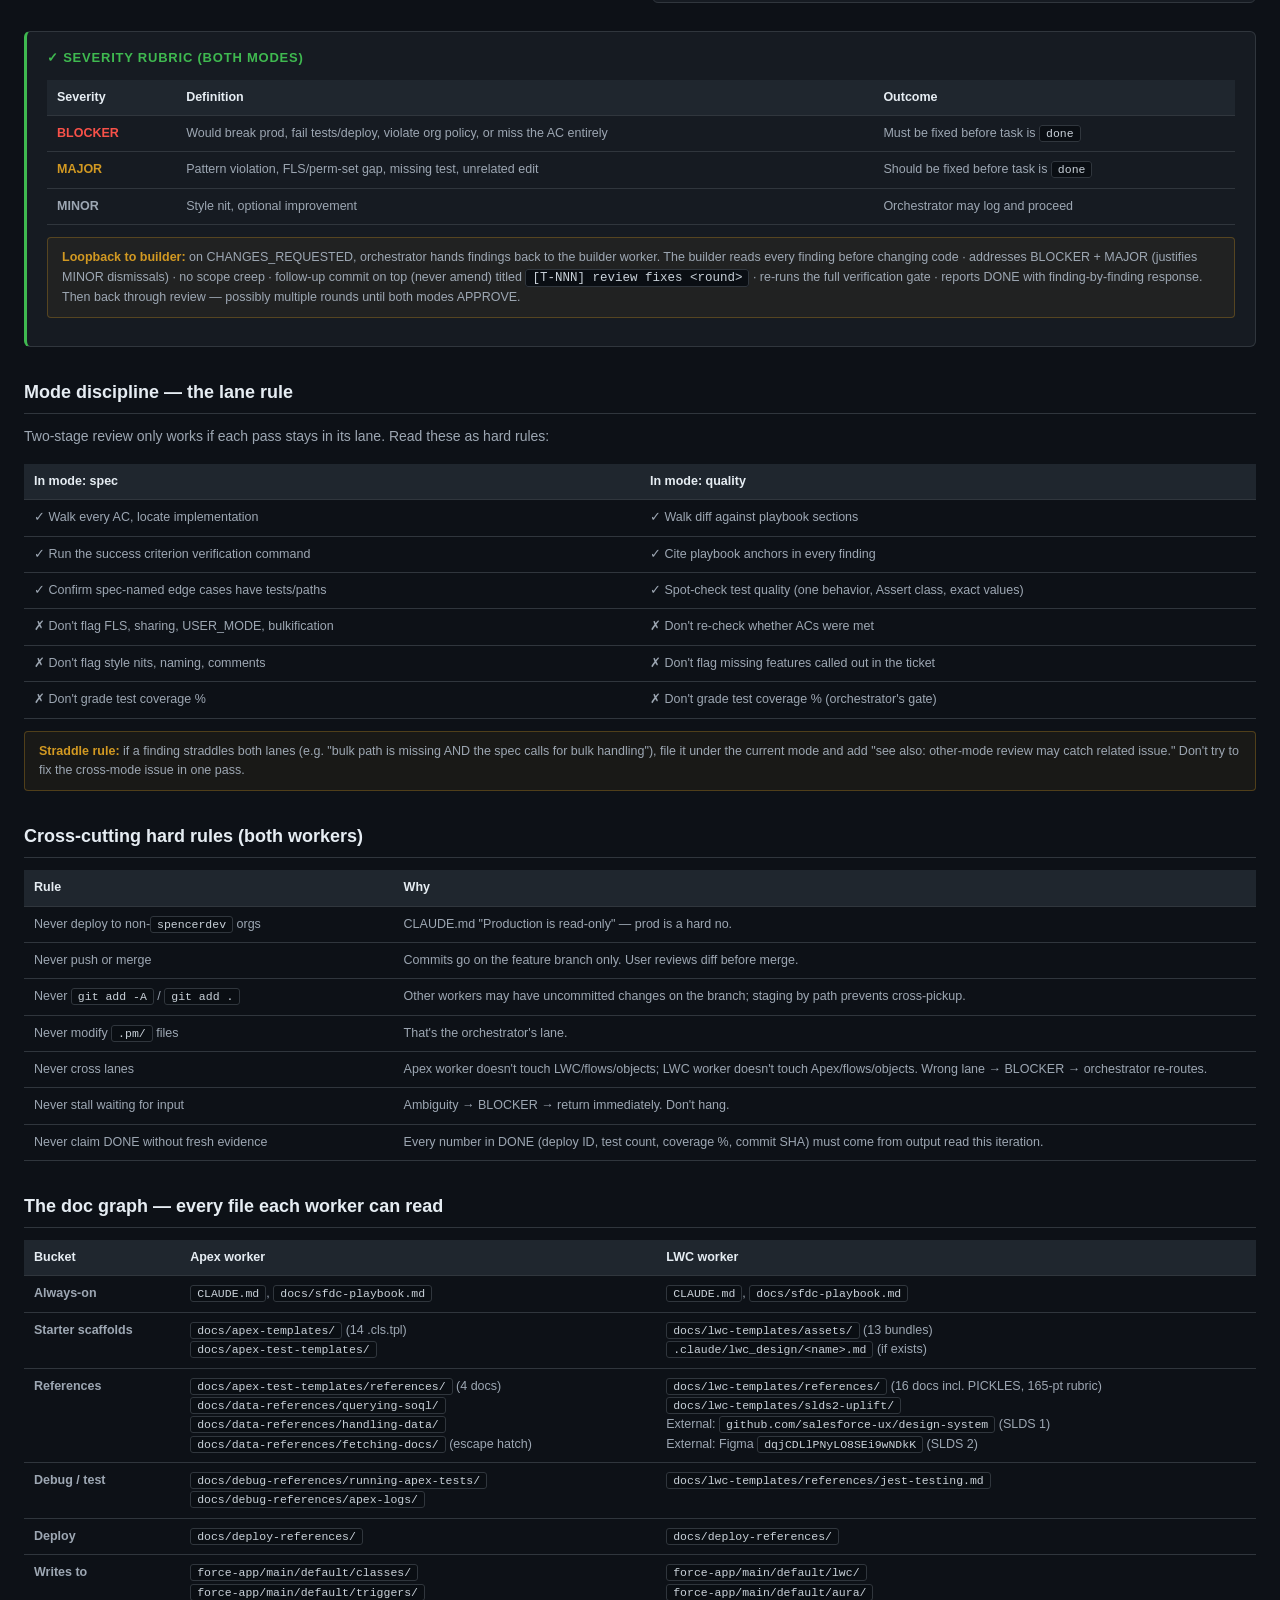
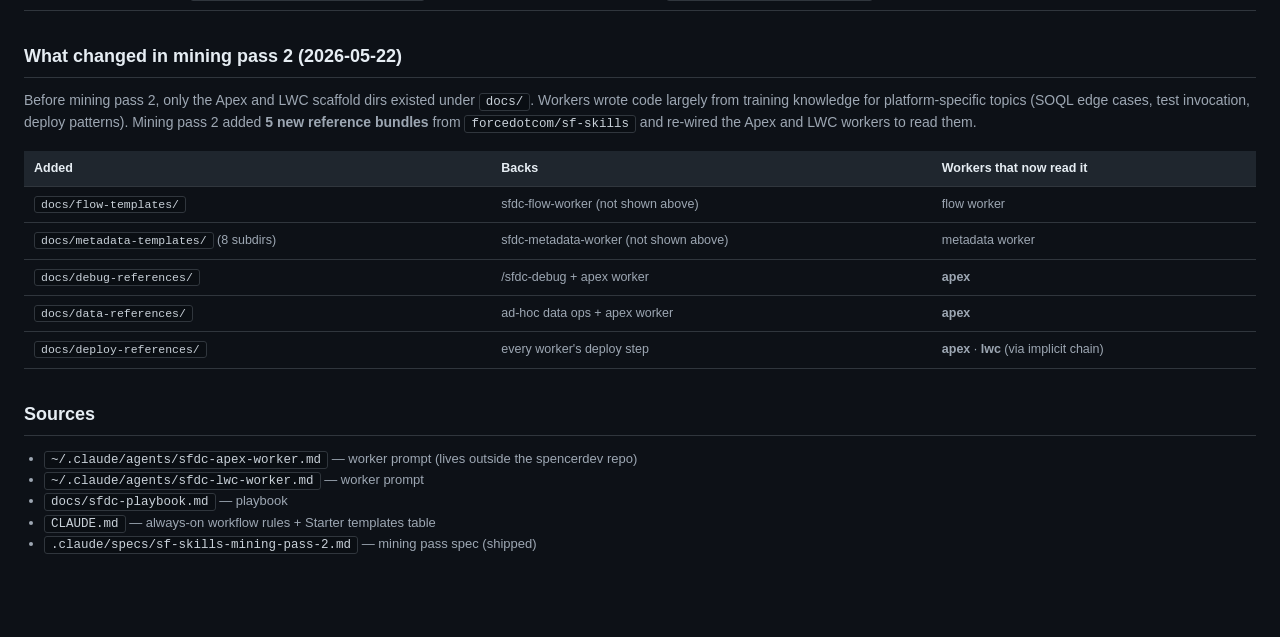
<file: worker-workflows.html>
<!doctype html>
<html lang="en">
    <head>
        <meta charset="utf-8" />
        <meta name="viewport" content="width=device-width, initial-scale=1" />
        <title>SFDC worker workflows — Apex vs LWC</title>
        <style>
            :root {
                --bg: #0d1117;
                --panel: #161b22;
                --panel-2: #1f262e;
                --border: #30363d;
                --border-strong: #4a5260;
                --text: #e6edf3;
                --text-dim: #9da7b3;
                --text-faint: #6e7681;
                --accent: #58a6ff;
                --apex: #f78166;
                --lwc: #a371f7;
                --review: #79c0ff;
                --review-spec: #7ee787;
                --review-qual: #ffa657;
                --shared: #d2a8ff;
                --gate: #f85149;
                --output: #3fb950;
                --warn: #d29922;
                --code-bg: #0a0e13;
                --mono: ui-monospace, SFMono-Regular, 'SF Mono', Menlo, Consolas, monospace;
            }
            * {
                box-sizing: border-box;
            }
            html,
            body {
                margin: 0;
                padding: 0;
                background: var(--bg);
                color: var(--text);
                font:
                    14px/1.55 -apple-system,
                    BlinkMacSystemFont,
                    'Segoe UI',
                    Roboto,
                    sans-serif;
            }
            body {
                padding: 32px 24px 80px;
                max-width: 1480px;
                margin: 0 auto;
            }
            h1 {
                font-size: 28px;
                font-weight: 600;
                margin: 0 0 8px;
                letter-spacing: -0.01em;
            }
            h1 .sub {
                color: var(--text-dim);
                font-weight: 400;
                font-size: 16px;
                margin-left: 12px;
            }
            h2 {
                font-size: 18px;
                font-weight: 600;
                margin: 32px 0 12px;
                padding-bottom: 6px;
                border-bottom: 1px solid var(--border);
            }
            h3 {
                font-size: 14px;
                font-weight: 600;
                margin: 0 0 8px;
                color: var(--text);
                text-transform: uppercase;
                letter-spacing: 0.04em;
            }
            p {
                color: var(--text-dim);
                margin: 0 0 16px;
            }
            code,
            .mono {
                font-family: var(--mono);
                font-size: 12.5px;
            }
            code {
                background: var(--code-bg);
                padding: 1px 6px;
                border-radius: 3px;
                color: #c9d1d9;
                border: 1px solid var(--border);
            }
            .meta {
                color: var(--text-faint);
                font-size: 12px;
                margin-bottom: 24px;
            }

            /* Legend */
            .legend {
                display: flex;
                flex-wrap: wrap;
                gap: 14px;
                padding: 12px 16px;
                background: var(--panel);
                border: 1px solid var(--border);
                border-radius: 6px;
                margin-bottom: 24px;
            }
            .legend-item {
                display: flex;
                align-items: center;
                gap: 6px;
                font-size: 12px;
                color: var(--text-dim);
            }
            .legend-dot {
                width: 10px;
                height: 10px;
                border-radius: 2px;
            }

            /* Shared inputs row */
            .shared {
                background: var(--panel);
                border: 1px solid var(--border);
                border-left: 3px solid var(--shared);
                border-radius: 6px;
                padding: 16px 20px;
                margin-bottom: 28px;
            }
            .shared h2 {
                margin-top: 0;
                border: none;
                padding: 0;
                font-size: 13px;
                text-transform: uppercase;
                letter-spacing: 0.06em;
                color: var(--shared);
            }
            .shared-grid {
                display: grid;
                grid-template-columns: repeat(auto-fit, minmax(280px, 1fr));
                gap: 14px;
                margin-top: 10px;
            }
            .shared-card {
                background: var(--panel-2);
                border: 1px solid var(--border);
                border-radius: 4px;
                padding: 10px 12px;
            }
            .shared-card .file {
                color: var(--accent);
                font-family: var(--mono);
                font-size: 12px;
            }
            .shared-card .desc {
                color: var(--text-dim);
                font-size: 12px;
                margin-top: 2px;
            }

            /* Two-column flow */
            .flow {
                display: grid;
                grid-template-columns: 1fr 1fr;
                gap: 24px;
            }
            .col {
                display: flex;
                flex-direction: column;
                gap: 12px;
            }
            .col-head {
                padding: 14px 18px;
                background: var(--panel);
                border: 1px solid var(--border);
                border-radius: 6px;
            }
            .col-head.apex {
                border-left: 4px solid var(--apex);
            }
            .col-head.lwc {
                border-left: 4px solid var(--lwc);
            }
            .col-head h2 {
                margin: 0;
                padding: 0;
                border: none;
                font-size: 18px;
            }
            .col-head .lane {
                font-family: var(--mono);
                font-size: 12px;
                color: var(--text-dim);
                margin-top: 4px;
            }

            /* Step cards */
            .step {
                background: var(--panel);
                border: 1px solid var(--border);
                border-radius: 6px;
                padding: 14px 16px;
                position: relative;
            }
            .step::before {
                content: attr(data-n);
                position: absolute;
                left: -12px;
                top: 12px;
                width: 24px;
                height: 24px;
                background: var(--panel-2);
                border: 1px solid var(--border-strong);
                border-radius: 50%;
                display: flex;
                align-items: center;
                justify-content: center;
                font-family: var(--mono);
                font-size: 11px;
                color: var(--text-dim);
                font-weight: 600;
            }
            .step h3 {
                display: flex;
                align-items: center;
                gap: 8px;
            }
            .tag {
                font-size: 10px;
                padding: 1px 6px;
                border-radius: 3px;
                text-transform: uppercase;
                letter-spacing: 0.05em;
                font-weight: 600;
            }
            .tag.read {
                background: rgba(88, 166, 255, 0.15);
                color: var(--accent);
            }
            .tag.write {
                background: rgba(63, 185, 80, 0.15);
                color: var(--output);
            }
            .tag.gate {
                background: rgba(248, 81, 73, 0.15);
                color: var(--gate);
            }
            .tag.shell {
                background: rgba(210, 153, 34, 0.15);
                color: var(--warn);
            }
            .files {
                margin: 6px 0 0;
                padding: 0;
                list-style: none;
                font-size: 12px;
            }
            .files li {
                padding: 3px 0 3px 14px;
                position: relative;
                color: var(--text-dim);
                font-family: var(--mono);
            }
            .files li::before {
                content: '›';
                position: absolute;
                left: 2px;
                color: var(--text-faint);
            }
            .files li.write::before {
                content: '✎';
                color: var(--output);
            }
            .files li.shell::before {
                content: '$';
                color: var(--warn);
            }
            .files li.gate::before {
                content: '⛔';
                color: var(--gate);
            }
            .note {
                font-size: 12px;
                color: var(--text-faint);
                margin-top: 6px;
                font-style: italic;
            }

            /* Output row */
            .output-row {
                margin-top: 28px;
                background: var(--panel);
                border: 1px solid var(--border);
                border-left: 3px solid var(--output);
                border-radius: 6px;
                padding: 16px 20px;
            }
            .output-row h2 {
                margin-top: 0;
                border: none;
                padding: 0;
                font-size: 13px;
                text-transform: uppercase;
                letter-spacing: 0.06em;
                color: var(--output);
            }

            /* Tables */
            table {
                width: 100%;
                border-collapse: collapse;
                margin: 12px 0;
                font-size: 12.5px;
            }
            th,
            td {
                text-align: left;
                padding: 8px 10px;
                border-bottom: 1px solid var(--border);
                vertical-align: top;
            }
            th {
                color: var(--text);
                font-weight: 600;
                background: var(--panel-2);
            }
            td {
                color: var(--text-dim);
            }
            td code {
                font-size: 11.5px;
            }

            a {
                color: var(--accent);
                text-decoration: none;
            }
            a:hover {
                text-decoration: underline;
            }

            .callout {
                background: rgba(210, 153, 34, 0.06);
                border: 1px solid rgba(210, 153, 34, 0.3);
                border-radius: 4px;
                padding: 10px 14px;
                margin: 12px 0;
                font-size: 12.5px;
                color: var(--text-dim);
            }
            .callout strong {
                color: var(--warn);
            }
            .breadcrumb {
                margin-bottom: 18px;
                font-size: 12.5px;
            }
            .breadcrumb a {
                color: var(--text-dim);
            }
            .breadcrumb a:hover {
                color: var(--accent);
            }
        </style>
    </head>
    <body>
        <div class="breadcrumb"><a href="worker-workflows/index.html">← Worker workflows index</a></div>
        <h1>
            SFDC worker workflows
            <span class="sub"
                >how <code>sfdc-apex-worker</code> and <code>sfdc-lwc-worker</code> move through the docs</span
            >
        </h1>
        <div class="meta">
            Generated 2026-05-22 · against worker prompts at <code>~/.claude/agents/sfdc-{apex,lwc}-worker.md</code> ·
            matches post sf-skills-mining-pass-2 (master <code>5c16b38d</code>)
        </div>

        <div class="legend">
            <div class="legend-item">
                <div class="legend-dot" style="background: var(--shared)"></div>
                shared input (both workers)
            </div>
            <div class="legend-item">
                <div class="legend-dot" style="background: var(--apex)"></div>
                Apex worker
            </div>
            <div class="legend-item">
                <div class="legend-dot" style="background: var(--lwc)"></div>
                LWC worker
            </div>
            <div class="legend-item">
                <div class="legend-dot" style="background: var(--review)"></div>
                review worker
            </div>
            <div class="legend-item"><span class="tag read">read</span></div>
            <div class="legend-item"><span class="tag write">write</span></div>
            <div class="legend-item"><span class="tag shell">shell</span></div>
            <div class="legend-item"><span class="tag gate">gate</span></div>
        </div>

        <div class="shared">
            <h2>0 · Always-on inputs (both workers read these first)</h2>
            <div class="shared-grid">
                <div class="shared-card">
                    <div class="file">CLAUDE.md → Always-on workflow rules</div>
                    <div class="desc">Goal-driven execution, fresh evidence, two-stage review.</div>
                </div>
                <div class="shared-card">
                    <div class="file">docs/sfdc-playbook.md</div>
                    <div class="desc">
                        Single source of truth for Apex, SOQL, LWC, Flow, metadata rules. Each worker reads the sections
                        relevant to its lane.
                    </div>
                </div>
                <div class="shared-card">
                    <div class="file">Task brief from pm-orchestrator</div>
                    <div class="desc">Task ID, description, ACs, success criterion, pre-fetched file contents.</div>
                </div>
            </div>
        </div>

        <div class="flow">
            <!-- ============================== APEX COLUMN ============================== -->
            <div class="col">
                <div class="col-head apex">
                    <h2>🟧 sfdc-apex-worker</h2>
                    <div class="lane">
                        lane: <code>force-app/main/default/classes/</code>,
                        <code>force-app/main/default/triggers/</code>
                    </div>
                </div>

                <div class="step" data-n="1">
                    <h3>Receive task <span class="tag read">read</span></h3>
                    <ul class="files">
                        <li>orchestrator-supplied: task ID, ACs, success criterion, pre-fetched files</li>
                    </ul>
                    <p class="note">Ambiguous (FLS, sharing, business logic) → BLOCKER, don't guess.</p>
                </div>

                <div class="step" data-n="2">
                    <h3>Read authoritative rules <span class="tag read">read</span></h3>
                    <ul class="files">
                        <li>docs/sfdc-playbook.md#apex-hard-stops</li>
                        <li>docs/sfdc-playbook.md#apex-authoring-patterns</li>
                        <li>docs/sfdc-playbook.md#soql-discipline</li>
                        <li>docs/sfdc-playbook.md#apex-test-discipline</li>
                        <li>docs/sfdc-playbook.md#code-analyzer-pass</li>
                        <li>docs/sfdc-playbook.md#existing-project-frameworks-cite-dont-restate</li>
                    </ul>
                </div>

                <div class="step" data-n="3">
                    <h3>
                        Read starter scaffolds <span class="tag read">read</span>
                        <span style="color: var(--text-faint); font-size: 11px">(new files only)</span>
                    </h3>
                    <ul class="files">
                        <li>docs/apex-templates/README.md — project deltas</li>
                        <li>docs/apex-templates/assets/&lt;type&gt;.cls.tpl — 14 scaffolds</li>
                        <li>docs/apex-test-templates/README.md</li>
                        <li>docs/apex-test-templates/assets/*Test.cls.tpl</li>
                        <li>docs/apex-test-templates/references/{assertion,async,mocking,data-factory}.md</li>
                    </ul>
                </div>

                <div class="step" data-n="4">
                    <h3>
                        Read platform-nuance refs <span class="tag read">read</span>
                        <span style="color: var(--text-faint); font-size: 11px">(as applicable)</span>
                    </h3>
                    <ul class="files">
                        <li>docs/data-references/querying-soql/SKILL.md — semi-joins, polymorphic, bulk</li>
                        <li>docs/debug-references/running-apex-tests/SKILL.md — test invocation</li>
                        <li>docs/deploy-references/SKILL.md — deploy patterns</li>
                        <li>docs/data-references/handling-data/SKILL.md — data ops</li>
                        <li>docs/{data,debug,deploy}-references/README.md — Amplitude deltas</li>
                    </ul>
                    <p class="note">New since mining pass 2 (commit 8b28e71a).</p>
                </div>

                <div class="step" data-n="5">
                    <h3>Verify org target <span class="tag shell">shell</span> <span class="tag gate">gate</span></h3>
                    <ul class="files">
                        <li class="shell">sf config get target-org</li>
                        <li class="gate">must be <code>spencerdev</code> — else BLOCKER</li>
                    </ul>
                </div>

                <div class="step" data-n="6">
                    <h3>Implement <span class="tag write">write</span></h3>
                    <ul class="files">
                        <li class="write">force-app/main/default/classes/&lt;Name&gt;.cls</li>
                        <li class="write">force-app/main/default/classes/&lt;Name&gt;.cls-meta.xml</li>
                        <li class="write">force-app/main/default/triggers/&lt;Name&gt;.trigger (if applicable)</li>
                    </ul>
                    <p class="note">No comments, no docstrings, no unspecified error handling.</p>
                </div>

                <div class="step" data-n="7">
                    <h3>
                        Test + coverage gate <span class="tag shell">shell</span> <span class="tag gate">gate</span>
                    </h3>
                    <ul class="files">
                        <li class="write">force-app/main/default/classes/&lt;Name&gt;Test.cls (+ meta)</li>
                        <li class="shell">
                            sf apex run test --class-names &lt;Name&gt;Test --result-format human --wait 5
                        </li>
                        <li class="gate">
                            all tests pass · coverage ≥ 80% on changed class · playbook test rules applied
                        </li>
                    </ul>
                </div>

                <div class="step" data-n="8">
                    <h3>Code analyzer <span class="tag shell">shell</span> <span class="tag gate">gate</span></h3>
                    <ul class="files">
                        <li class="shell">sf code-analyzer run --target &lt;files&gt;</li>
                        <li class="gate">remediate sev1/sev2 before deploy</li>
                    </ul>
                </div>

                <div class="step" data-n="9">
                    <h3>Deploy targeted <span class="tag shell">shell</span></h3>
                    <ul class="files">
                        <li class="shell">
                            sf project deploy start --source-dir &lt;each .cls + .cls-meta.xml + Test.cls +
                            Test.cls-meta.xml&gt;
                        </li>
                        <li class="shell">sf project deploy report --job-id &lt;id&gt; (on failure)</li>
                    </ul>
                    <p class="note">
                        Always include -meta.xml siblings and the test class. Fix root cause on failure — never retry
                        identical.
                    </p>
                </div>

                <div class="step" data-n="10">
                    <h3>Commit per-task <span class="tag shell">shell</span></h3>
                    <ul class="files">
                        <li class="shell">git add &lt;explicit paths only&gt;</li>
                        <li class="shell">git commit -m "[T-NNN] &lt;TODO.md description&gt;"</li>
                    </ul>
                    <p class="note">Never <code>git add -A</code>. Never push.</p>
                </div>

                <div class="step" data-n="11">
                    <h3>DONE / BLOCKER / FAILED <span class="tag gate">gate</span></h3>
                    <ul class="files">
                        <li>
                            DONE: task ID, files, deploy ID + status, test count, coverage %, commit SHA, playbook
                            sections cited
                        </li>
                        <li>BLOCKER: question + context + need</li>
                        <li>FAILED: reason, partial edits reverted</li>
                    </ul>
                    <p class="note">All numbers quoted verbatim from this iteration's fresh output.</p>
                </div>
            </div>

            <!-- ============================== LWC COLUMN ============================== -->
            <div class="col">
                <div class="col-head lwc">
                    <h2>🟪 sfdc-lwc-worker</h2>
                    <div class="lane">
                        lane: <code>force-app/main/default/lwc/</code>, <code>force-app/main/default/aura/</code>
                    </div>
                </div>

                <div class="step" data-n="1">
                    <h3>Receive task <span class="tag read">read</span></h3>
                    <ul class="files">
                        <li>orchestrator-supplied: task ID, ACs, success criterion, pre-fetched files</li>
                    </ul>
                    <p class="note">Ambiguous (UX, page placement, FLS) → BLOCKER.</p>
                </div>

                <div class="step" data-n="2">
                    <h3>Read authoritative rules <span class="tag read">read</span></h3>
                    <ul class="files">
                        <li>docs/sfdc-playbook.md#lwc-hard-stops</li>
                        <li>docs/sfdc-playbook.md#lwc-modern-patterns-api-660</li>
                        <li>docs/sfdc-playbook.md#lwc-project-specifics</li>
                        <li>docs/sfdc-playbook.md#lwc-wire-events-flow-jest-slds-2</li>
                    </ul>
                </div>

                <div class="step" data-n="3">
                    <h3>Read design doc (if exists) <span class="tag read">read</span></h3>
                    <ul class="files">
                        <li>.claude/lwc_design/&lt;componentName&gt;.md</li>
                    </ul>
                    <p class="note">
                        Names the chosen starter bundle (frontmatter <code>starter_bundle:</code>) and walks PICKLES
                        decisions to implement.
                    </p>
                </div>

                <div class="step" data-n="4">
                    <h3>
                        Read starter bundle <span class="tag read">read</span>
                        <span style="color: var(--text-faint); font-size: 11px">(new components only)</span>
                    </h3>
                    <ul class="files">
                        <li>docs/lwc-templates/README.md — project deltas</li>
                        <li>docs/lwc-templates/assets/&lt;bundle&gt;/ — one of 13 bundles</li>
                    </ul>
                    <p class="note">
                        Bundles: basic, datatable, modal, form, flow-screen, graphql, record-picker, workspace-api,
                        state-store, message-channel (LMS), typescript, jest-test, apex-controller.
                    </p>
                </div>

                <div class="step" data-n="5">
                    <h3>
                        Read references <span class="tag read">read</span>
                        <span style="color: var(--text-faint); font-size: 11px">(as applicable)</span>
                    </h3>
                    <ul class="files">
                        <li>
                            docs/lwc-templates/references/component-patterns.md — PICKLES details, wire/GraphQL/modal
                        </li>
                        <li>docs/lwc-templates/references/accessibility-guide.md</li>
                        <li>docs/lwc-templates/references/performance-guide.md</li>
                        <li>docs/lwc-templates/references/jest-testing.md</li>
                        <li>docs/lwc-templates/references/triangle-pattern.md — parent-child-sibling events</li>
                        <li>docs/lwc-templates/references/template-anti-patterns.md</li>
                    </ul>
                </div>

                <div class="step" data-n="6">
                    <h3>
                        External SLDS refs <span class="tag read">read</span>
                        <span style="color: var(--text-faint); font-size: 11px">(fetch on demand)</span>
                    </h3>
                    <ul class="files">
                        <li class="shell">
                            gh api repos/salesforce-ux/design-system/contents/ui/components/&lt;name&gt;/docs.mdx — SLDS
                            1 blueprint
                        </li>
                        <li>
                            Figma MCP <code>get_design_context</code> against fileKey
                            <code>dqjCDLlPNyLO8SEi9wNDkK</code> — SLDS 2 (when migrating)
                        </li>
                        <li>docs/lwc-templates/slds2-uplift/ — migration patterns SLDS 1 → 2</li>
                    </ul>
                    <p class="note">Added in commit 5c16b38d (2026-05-22). Bookmark-only — no mining.</p>
                </div>

                <div class="step" data-n="7">
                    <h3>Verify org target <span class="tag shell">shell</span> <span class="tag gate">gate</span></h3>
                    <ul class="files">
                        <li class="shell">sf config get target-org</li>
                        <li class="gate">must be <code>spencerdev</code> — else BLOCKER</li>
                    </ul>
                </div>

                <div class="step" data-n="8">
                    <h3>Implement <span class="tag write">write</span></h3>
                    <ul class="files">
                        <li class="write">force-app/main/default/lwc/&lt;name&gt;/&lt;name&gt;.html</li>
                        <li class="write">force-app/main/default/lwc/&lt;name&gt;/&lt;name&gt;.js</li>
                        <li class="write">force-app/main/default/lwc/&lt;name&gt;/&lt;name&gt;.css</li>
                        <li class="write">force-app/main/default/lwc/&lt;name&gt;/&lt;name&gt;.js-meta.xml</li>
                        <li class="write">force-app/main/default/lwc/&lt;name&gt;/__tests__/&lt;name&gt;.test.js</li>
                    </ul>
                    <p class="note">Use Edit; never rewrite whole file unless brand new.</p>
                </div>

                <div class="step" data-n="9">
                    <h3>Lint + format gate <span class="tag shell">shell</span> <span class="tag gate">gate</span></h3>
                    <ul class="files">
                        <li class="shell">npm run lint</li>
                        <li class="shell">npm run prettier</li>
                        <li class="gate">zero errors before continuing</li>
                    </ul>
                </div>

                <div class="step" data-n="10">
                    <h3>Jest gate <span class="tag shell">shell</span> <span class="tag gate">gate</span></h3>
                    <ul class="files">
                        <li class="shell">npm run test:unit -- &lt;componentName&gt;</li>
                        <li class="gate">
                            all tests pass · Jest hardening rules applied (DOM cleanup, flushPromises, mocked Apex,
                            unboxed proxies)
                        </li>
                    </ul>
                </div>

                <div class="step" data-n="11">
                    <h3>Deploy targeted <span class="tag shell">shell</span></h3>
                    <ul class="files">
                        <li class="shell">
                            sf project deploy start --source-dir force-app/main/default/lwc/&lt;name&gt;
                        </li>
                        <li class="shell">sf project deploy report --job-id &lt;id&gt; (on failure)</li>
                    </ul>
                    <p class="note">
                        Deploy the whole component directory, not individual files.
                        <code>lightningCommunity__Page</code> trap is the #1 cause of cryptic XML errors — check first.
                    </p>
                </div>

                <div class="step" data-n="12">
                    <h3>Commit per-task <span class="tag shell">shell</span></h3>
                    <ul class="files">
                        <li class="shell">git add &lt;explicit paths only&gt;</li>
                        <li class="shell">git commit -m "[T-NNN] &lt;description&gt;"</li>
                    </ul>
                    <p class="note">
                        Pre-commit hooks (Husky + lint-staged) run on staged files. Never <code>--no-verify</code>.
                    </p>
                </div>

                <div class="step" data-n="13">
                    <h3>DONE / BLOCKER / FAILED <span class="tag gate">gate</span></h3>
                    <ul class="files">
                        <li>
                            DONE: task ID, files, deploy ID + status, jest pass count, commit SHA, playbook sections
                            cited
                        </li>
                        <li>BLOCKER: q | context | need</li>
                        <li>FAILED: reason, partial edits reverted</li>
                    </ul>
                </div>
            </div>
        </div>

        <!-- ============================== REVIEW WORKER ============================== -->
        <h2 style="margin-top: 36px">🟦 sfdc-review-worker — runs after every builder DONE</h2>
        <p>
            Read-only worker invoked by <code>pm-orchestrator</code> in <b>one of two modes</b>. Never both at once,
            never combined. The orchestrator runs <code>spec</code> first; if APPROVED, runs <code>quality</code>; if
            both APPROVED, the task is done. Either CHANGES_REQUESTED re-delegates back to the builder.
        </p>

        <div class="shared" style="border-left-color: var(--review)">
            <h2 style="color: var(--review)">Common entry — both modes</h2>
            <div class="shared-grid">
                <div class="shared-card">
                    <div class="file">mode (<code>spec</code> or <code>quality</code>)</div>
                    <div class="desc">
                        Determines what you check and what you ignore. Read this first — drifting modes breaks the gate.
                    </div>
                </div>
                <div class="shared-card">
                    <div class="file">task brief from <code>.pm/TODO.md</code></div>
                    <div class="desc">
                        Task ID, description, ACs, success criterion. The contract the builder was trying to satisfy.
                    </div>
                </div>
                <div class="shared-card">
                    <div class="file">files touched + deploy ID + commit SHA</div>
                    <div class="desc">
                        Orchestrator hands these over. The diff is at
                        <code>git diff &lt;sha&gt;~1 &lt;sha&gt; -- &lt;paths&gt;</code>.
                    </div>
                </div>
                <div class="shared-card">
                    <div class="file">relevant section of <code>.pm/CONTEXT.md</code></div>
                    <div class="desc">Surrounding-code context the reviewer needs to judge call sites.</div>
                </div>
                <div class="shared-card">
                    <div class="file">deploy report + test results (optional)</div>
                    <div class="desc">
                        For mode: spec — to confirm success criterion passed. For quality — to spot-check test quality,
                        not coverage %.
                    </div>
                </div>
            </div>
        </div>

        <div class="flow">
            <!-- mode: spec -->
            <div class="col">
                <div class="col-head" style="border-left: 4px solid var(--review-spec)">
                    <h2 style="color: var(--review-spec)">📋 mode: spec</h2>
                    <div class="lane">question: <b>does the implementation meet the ACs?</b></div>
                </div>

                <div class="step" data-n="1">
                    <h3>Read the diff <span class="tag shell">shell</span> <span class="tag read">read</span></h3>
                    <ul class="files">
                        <li class="shell">git diff &lt;sha&gt;~1 &lt;sha&gt; -- &lt;files&gt;</li>
                        <li class="shell">git log --oneline --grep "T-NNN" -10 (if review-fix follow-ups exist)</li>
                    </ul>
                    <p class="note">Read changed lines, not full files. Full-file reads miss what's new.</p>
                </div>

                <div class="step" data-n="2">
                    <h3>Walk the ACs one at a time <span class="tag read">read</span></h3>
                    <ul class="files">
                        <li>For each AC: locate where the implementation addresses it</li>
                        <li>Quote the file + line</li>
                        <li>Missing AC implementation → BLOCKER</li>
                    </ul>
                </div>

                <div class="step" data-n="3">
                    <h3>Check scope <span class="tag gate">gate</span></h3>
                    <ul class="files">
                        <li>Did the builder solve a different problem than stated? → BLOCKER (scope drift)</li>
                        <li>Did files outside the target paths change? → flag (may also be a quality finding)</li>
                    </ul>
                </div>

                <div class="step" data-n="4">
                    <h3>
                        Run / verify the success criterion <span class="tag shell">shell</span>
                        <span class="tag gate">gate</span>
                    </h3>
                    <ul class="files">
                        <li class="shell">Run the verification command from the task</li>
                        <li class="gate">Output must match the expected result quoted in the task</li>
                        <li>Mismatch → BLOCKER (regardless of deploy-Succeeded)</li>
                    </ul>
                </div>

                <div class="step" data-n="5">
                    <h3>Edge cases mentioned in the spec <span class="tag read">read</span></h3>
                    <ul class="files">
                        <li>"when X is null" / "if user lacks permission" / "bulk insert of 250 records"</li>
                        <li>Each spec-named edge case must have a test or code path</li>
                        <li>Missing edge-case → MAJOR</li>
                    </ul>
                </div>

                <div class="step" data-n="6">
                    <h3>What NOT to flag here</h3>
                    <ul class="files">
                        <li>Style nits (naming, formatting, comments)</li>
                        <li>Playbook violations (FLS, sharing, USER_MODE, bulkification)</li>
                        <li>Pattern drift (e.g. "should use TriggerDispatcher")</li>
                        <li>Test coverage %</li>
                    </ul>
                    <p class="note">
                        If found, note under "Suggested for quality review" but don't make it a finding here.
                    </p>
                </div>

                <div class="step" data-n="7">
                    <h3>Return APPROVED or CHANGES_REQUESTED <span class="tag gate">gate</span></h3>
                    <ul class="files">
                        <li>APPROVED → orchestrator runs <b>mode: quality</b> next</li>
                        <li>CHANGES_REQUESTED → orchestrator re-delegates to builder with findings</li>
                    </ul>
                </div>
            </div>

            <!-- mode: quality -->
            <div class="col">
                <div class="col-head" style="border-left: 4px solid var(--review-qual)">
                    <h2 style="color: var(--review-qual)">⚙️ mode: quality</h2>
                    <div class="lane">question: <b>does the code follow the playbook?</b></div>
                </div>

                <div class="step" data-n="1">
                    <h3>Read the diff <span class="tag shell">shell</span> <span class="tag read">read</span></h3>
                    <ul class="files">
                        <li class="shell">git diff &lt;sha&gt;~1 &lt;sha&gt; -- &lt;files&gt;</li>
                    </ul>
                    <p class="note">Assume spec compliance is already settled — that's why spec ran first.</p>
                </div>

                <div class="step" data-n="2">
                    <h3>Read playbook <span class="tag read">read</span></h3>
                    <ul class="files">
                        <li>docs/sfdc-playbook.md — full</li>
                    </ul>
                    <p class="note">Walk the diff against the relevant sections per change type below.</p>
                </div>

                <div class="step" data-n="3">
                    <h3>Apex changes — check these sections <span class="tag read">read</span></h3>
                    <ul class="files">
                        <li>
                            #apex-hard-stops (USER_MODE, no @future, no hardcoded IDs, bind vars, sharing keyword,
                            LIMIT)
                        </li>
                        <li>#apex-authoring-patterns (naming, layering, async choice)</li>
                        <li>#soql-discipline (selectivity, security mode, bulk patterns)</li>
                        <li>#apex-test-discipline (one behavior per test, 251+ records, Assert class, exact values)</li>
                        <li>
                            #existing-project-frameworks (TriggerDispatcher, AMPTestDataFactory, isSandbox,
                            ApiCalloutLogger.flush)
                        </li>
                        <li>
                            For test classes: docs/apex-test-templates/README.md "Mandatory project deltas" as secondary
                            sweep
                        </li>
                    </ul>
                </div>

                <div class="step" data-n="4">
                    <h3>LWC changes — check these sections <span class="tag read">read</span></h3>
                    <ul class="files">
                        <li>
                            #lwc-hard-stops (mutating @api, @track on primitives, if:true, index keys, reactive params,
                            cleanup, .slds-* overrides)
                        </li>
                        <li>#lwc-project-specifics (color tokens, native button, lightningCommunity__Page trap)</li>
                        <li>
                            #lwc-wire-events-flow-jest-slds-2 (refreshApex, event encapsulation,
                            FlowAttributeChangeEvent, Jest hardening)
                        </li>
                        <li>
                            If <code>.claude/lwc_design/&lt;name&gt;.md</code> exists → check PICKLES coverage
                            (P/I/C/K/L/E/S each)
                        </li>
                        <li>docs/lwc-templates/references/scoring-and-testing.md (165-pt rubric) as secondary sweep</li>
                    </ul>
                </div>

                <div class="step" data-n="5">
                    <h3>Flow / Metadata changes <span class="tag read">read</span></h3>
                    <ul class="files">
                        <li>Flow: #flow-hard-stops, #flow-conventions-and-performance</li>
                        <li>
                            Metadata: #metadata-landmines (required fields/fieldPermissions, MD constraints, formula
                            CDATA, picklist restricted, FlexiPage bootstrap, Custom Tab allowlist)
                        </li>
                    </ul>
                </div>

                <div class="step" data-n="6">
                    <h3>General quality sweep <span class="tag read">read</span></h3>
                    <ul class="files">
                        <li>Excess comments / docstrings / error-handling beyond what task required</li>
                        <li>Files modified outside worker's lane (apex worker editing LWC = BLOCKER)</li>
                        <li>--no-verify or hook-skip flags in any commit</li>
                        <li>#reuse-and-pattern-continuity — reuse existing helpers; 3+ duplications must collapse</li>
                    </ul>
                </div>

                <div class="step" data-n="7">
                    <h3>What NOT to flag here</h3>
                    <ul class="files">
                        <li>Whether the implementation meets the ACs (spec's job)</li>
                        <li>Missing features called out in the ticket (spec's job)</li>
                        <li>Test count or coverage % (orchestrator's gate)</li>
                    </ul>
                </div>

                <div class="step" data-n="8">
                    <h3>Return APPROVED or CHANGES_REQUESTED <span class="tag gate">gate</span></h3>
                    <ul class="files">
                        <li>APPROVED → task is done</li>
                        <li>CHANGES_REQUESTED → orchestrator re-delegates to builder with findings</li>
                    </ul>
                </div>
            </div>
        </div>

        <div class="output-row">
            <h2>✓ Severity rubric (both modes)</h2>
            <table>
                <tr>
                    <th>Severity</th>
                    <th>Definition</th>
                    <th>Outcome</th>
                </tr>
                <tr>
                    <td><b style="color: var(--gate)">BLOCKER</b></td>
                    <td>Would break prod, fail tests/deploy, violate org policy, or miss the AC entirely</td>
                    <td>Must be fixed before task is <code>done</code></td>
                </tr>
                <tr>
                    <td><b style="color: var(--warn)">MAJOR</b></td>
                    <td>Pattern violation, FLS/perm-set gap, missing test, unrelated edit</td>
                    <td>Should be fixed before task is <code>done</code></td>
                </tr>
                <tr>
                    <td><b style="color: var(--text-dim)">MINOR</b></td>
                    <td>Style nit, optional improvement</td>
                    <td>Orchestrator may log and proceed</td>
                </tr>
            </table>
            <div class="callout">
                <strong>Loopback to builder:</strong> on CHANGES_REQUESTED, orchestrator hands findings back to the
                builder worker. The builder reads every finding before changing code · addresses BLOCKER + MAJOR
                (justifies MINOR dismissals) · no scope creep · follow-up commit on top (never amend) titled
                <code>[T-NNN] review fixes &lt;round&gt;</code> · re-runs the full verification gate · reports DONE with
                finding-by-finding response. Then back through review — possibly multiple rounds until both modes
                APPROVE.
            </div>
        </div>

        <h2>Mode discipline — the lane rule</h2>
        <p>Two-stage review only works if each pass stays in its lane. Read these as hard rules:</p>
        <table>
            <tr>
                <th style="width: 50%">In mode: spec</th>
                <th>In mode: quality</th>
            </tr>
            <tr>
                <td>✓ Walk every AC, locate implementation</td>
                <td>✓ Walk diff against playbook sections</td>
            </tr>
            <tr>
                <td>✓ Run the success criterion verification command</td>
                <td>✓ Cite playbook anchors in every finding</td>
            </tr>
            <tr>
                <td>✓ Confirm spec-named edge cases have tests/paths</td>
                <td>✓ Spot-check test quality (one behavior, Assert class, exact values)</td>
            </tr>
            <tr>
                <td>✗ Don't flag FLS, sharing, USER_MODE, bulkification</td>
                <td>✗ Don't re-check whether ACs were met</td>
            </tr>
            <tr>
                <td>✗ Don't flag style nits, naming, comments</td>
                <td>✗ Don't flag missing features called out in the ticket</td>
            </tr>
            <tr>
                <td>✗ Don't grade test coverage %</td>
                <td>✗ Don't grade test coverage % (orchestrator's gate)</td>
            </tr>
        </table>
        <div class="callout">
            <strong>Straddle rule:</strong> if a finding straddles both lanes (e.g. "bulk path is missing AND the spec
            calls for bulk handling"), file it under the current mode and add "see also: other-mode review may catch
            related issue." Don't try to fix the cross-mode issue in one pass.
        </div>

        <h2>Cross-cutting hard rules (both workers)</h2>
        <table>
            <tr>
                <th style="width: 30%">Rule</th>
                <th>Why</th>
            </tr>
            <tr>
                <td>Never deploy to non-<code>spencerdev</code> orgs</td>
                <td>CLAUDE.md "Production is read-only" — prod is a hard no.</td>
            </tr>
            <tr>
                <td>Never push or merge</td>
                <td>Commits go on the feature branch only. User reviews diff before merge.</td>
            </tr>
            <tr>
                <td>Never <code>git add -A</code> / <code>git add .</code></td>
                <td>
                    Other workers may have uncommitted changes on the branch; staging by path prevents cross-pickup.
                </td>
            </tr>
            <tr>
                <td>Never modify <code>.pm/</code> files</td>
                <td>That's the orchestrator's lane.</td>
            </tr>
            <tr>
                <td>Never cross lanes</td>
                <td>
                    Apex worker doesn't touch LWC/flows/objects; LWC worker doesn't touch Apex/flows/objects. Wrong lane
                    → BLOCKER → orchestrator re-routes.
                </td>
            </tr>
            <tr>
                <td>Never stall waiting for input</td>
                <td>Ambiguity → BLOCKER → return immediately. Don't hang.</td>
            </tr>
            <tr>
                <td>Never claim DONE without fresh evidence</td>
                <td>
                    Every number in DONE (deploy ID, test count, coverage %, commit SHA) must come from output read this
                    iteration.
                </td>
            </tr>
        </table>

        <h2>The doc graph — every file each worker can read</h2>
        <table>
            <tr>
                <th>Bucket</th>
                <th>Apex worker</th>
                <th>LWC worker</th>
            </tr>
            <tr>
                <td><b>Always-on</b></td>
                <td><code>CLAUDE.md</code>, <code>docs/sfdc-playbook.md</code></td>
                <td><code>CLAUDE.md</code>, <code>docs/sfdc-playbook.md</code></td>
            </tr>
            <tr>
                <td><b>Starter scaffolds</b></td>
                <td><code>docs/apex-templates/</code> (14 .cls.tpl)<br /><code>docs/apex-test-templates/</code></td>
                <td>
                    <code>docs/lwc-templates/assets/</code> (13 bundles)<br /><code
                        >.claude/lwc_design/&lt;name&gt;.md</code
                    >
                    (if exists)
                </td>
            </tr>
            <tr>
                <td><b>References</b></td>
                <td>
                    <code>docs/apex-test-templates/references/</code> (4 docs)<br /><code
                        >docs/data-references/querying-soql/</code
                    ><br /><code>docs/data-references/handling-data/</code><br /><code
                        >docs/data-references/fetching-docs/</code
                    >
                    (escape hatch)
                </td>
                <td>
                    <code>docs/lwc-templates/references/</code> (16 docs incl. PICKLES, 165-pt rubric)<br /><code
                        >docs/lwc-templates/slds2-uplift/</code
                    ><br />External: <code>github.com/salesforce-ux/design-system</code> (SLDS 1)<br />External: Figma
                    <code>dqjCDLlPNyLO8SEi9wNDkK</code> (SLDS 2)
                </td>
            </tr>
            <tr>
                <td><b>Debug / test</b></td>
                <td>
                    <code>docs/debug-references/running-apex-tests/</code><br /><code
                        >docs/debug-references/apex-logs/</code
                    >
                </td>
                <td><code>docs/lwc-templates/references/jest-testing.md</code></td>
            </tr>
            <tr>
                <td><b>Deploy</b></td>
                <td><code>docs/deploy-references/</code></td>
                <td><code>docs/deploy-references/</code></td>
            </tr>
            <tr>
                <td><b>Writes to</b></td>
                <td><code>force-app/main/default/classes/</code><br /><code>force-app/main/default/triggers/</code></td>
                <td><code>force-app/main/default/lwc/</code><br /><code>force-app/main/default/aura/</code></td>
            </tr>
        </table>

        <h2>What changed in mining pass 2 (2026-05-22)</h2>
        <p>
            Before mining pass 2, only the Apex and LWC scaffold dirs existed under <code>docs/</code>. Workers wrote
            code largely from training knowledge for platform-specific topics (SOQL edge cases, test invocation, deploy
            patterns). Mining pass 2 added <b>5 new reference bundles</b> from <code>forcedotcom/sf-skills</code> and
            re-wired the Apex and LWC workers to read them.
        </p>
        <table>
            <tr>
                <th>Added</th>
                <th>Backs</th>
                <th>Workers that now read it</th>
            </tr>
            <tr>
                <td><code>docs/flow-templates/</code></td>
                <td>sfdc-flow-worker (not shown above)</td>
                <td>flow worker</td>
            </tr>
            <tr>
                <td><code>docs/metadata-templates/</code> (8 subdirs)</td>
                <td>sfdc-metadata-worker (not shown above)</td>
                <td>metadata worker</td>
            </tr>
            <tr>
                <td><code>docs/debug-references/</code></td>
                <td>/sfdc-debug + apex worker</td>
                <td><b>apex</b></td>
            </tr>
            <tr>
                <td><code>docs/data-references/</code></td>
                <td>ad-hoc data ops + apex worker</td>
                <td><b>apex</b></td>
            </tr>
            <tr>
                <td><code>docs/deploy-references/</code></td>
                <td>every worker's deploy step</td>
                <td><b>apex</b> · <b>lwc</b> (via implicit chain)</td>
            </tr>
        </table>

        <h2>Sources</h2>
        <ul style="color: var(--text-dim); font-size: 13px; padding-left: 20px">
            <li>
                <code>~/.claude/agents/sfdc-apex-worker.md</code> — worker prompt (lives outside the spencerdev repo)
            </li>
            <li><code>~/.claude/agents/sfdc-lwc-worker.md</code> — worker prompt</li>
            <li><code>docs/sfdc-playbook.md</code> — playbook</li>
            <li><code>CLAUDE.md</code> — always-on workflow rules + Starter templates table</li>
            <li><code>.claude/specs/sf-skills-mining-pass-2.md</code> — mining pass spec (shipped)</li>
        </ul>
    </body>
</html>
</file>
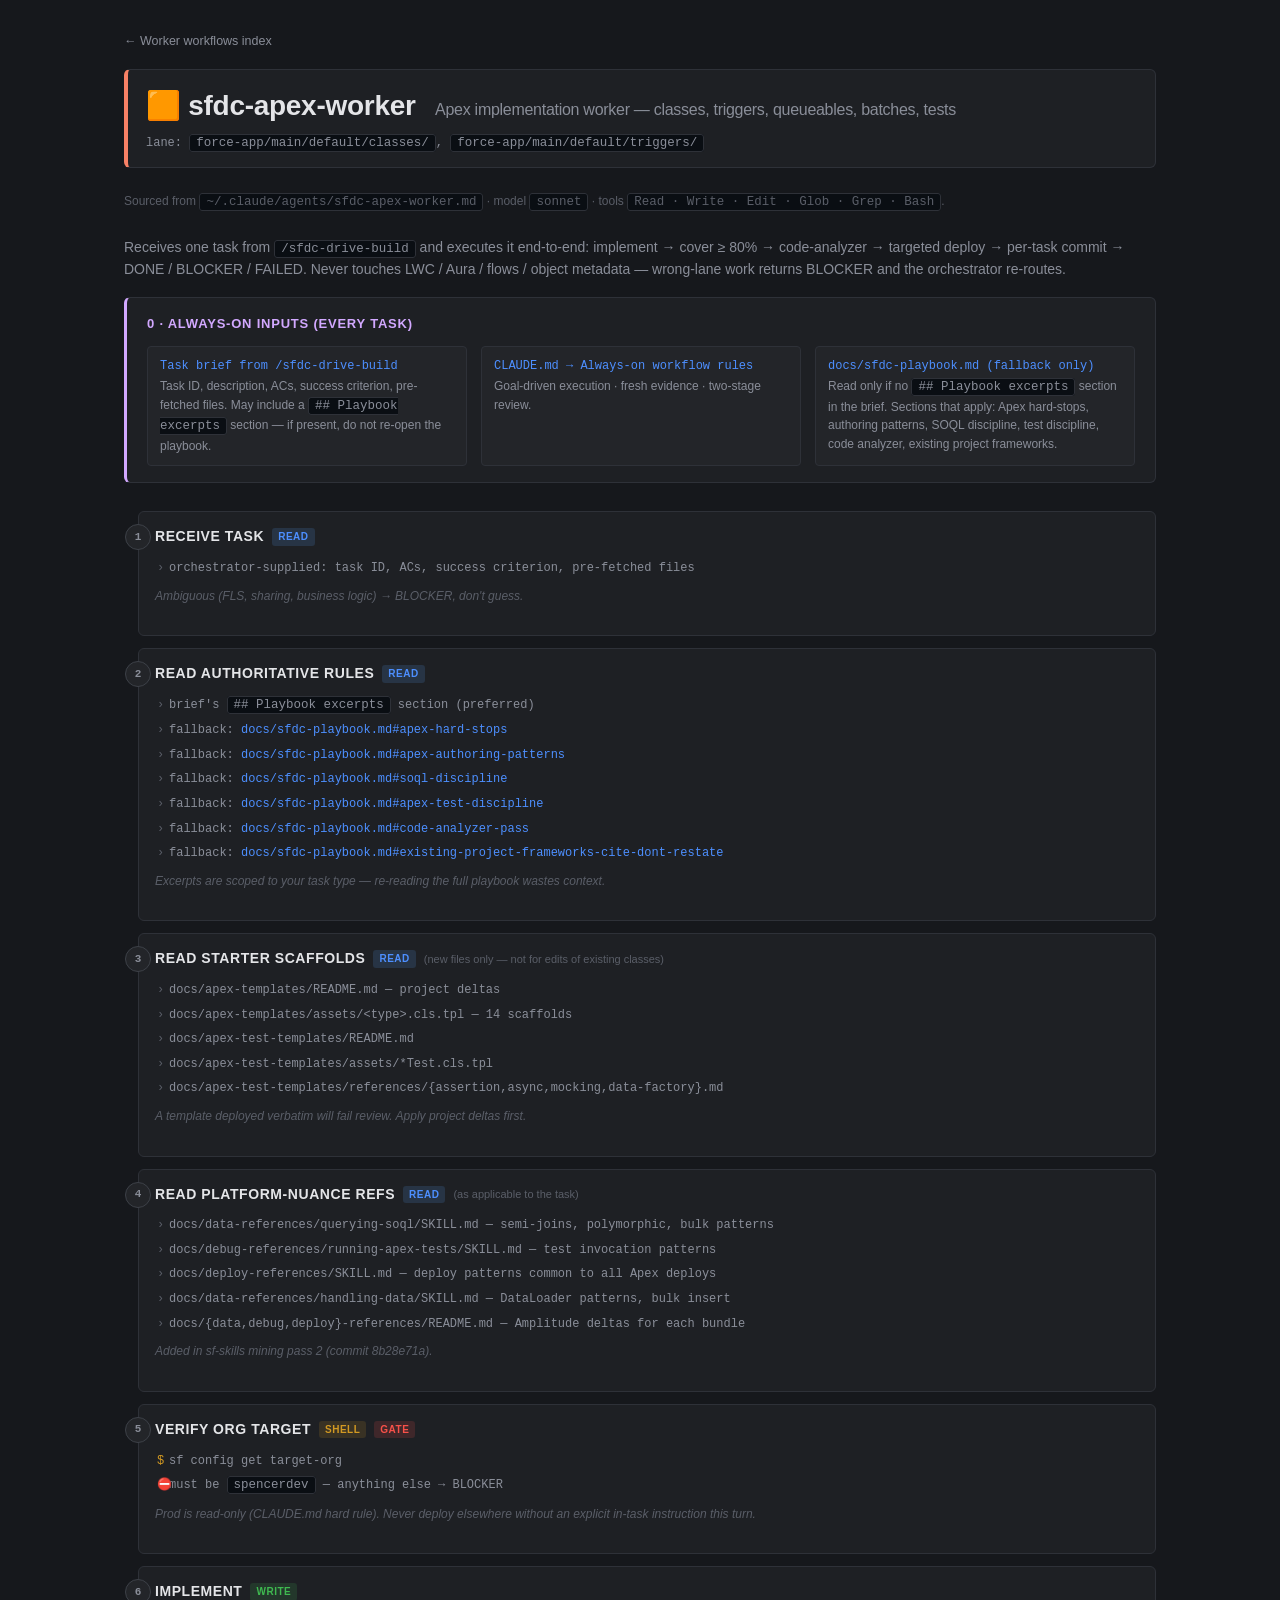
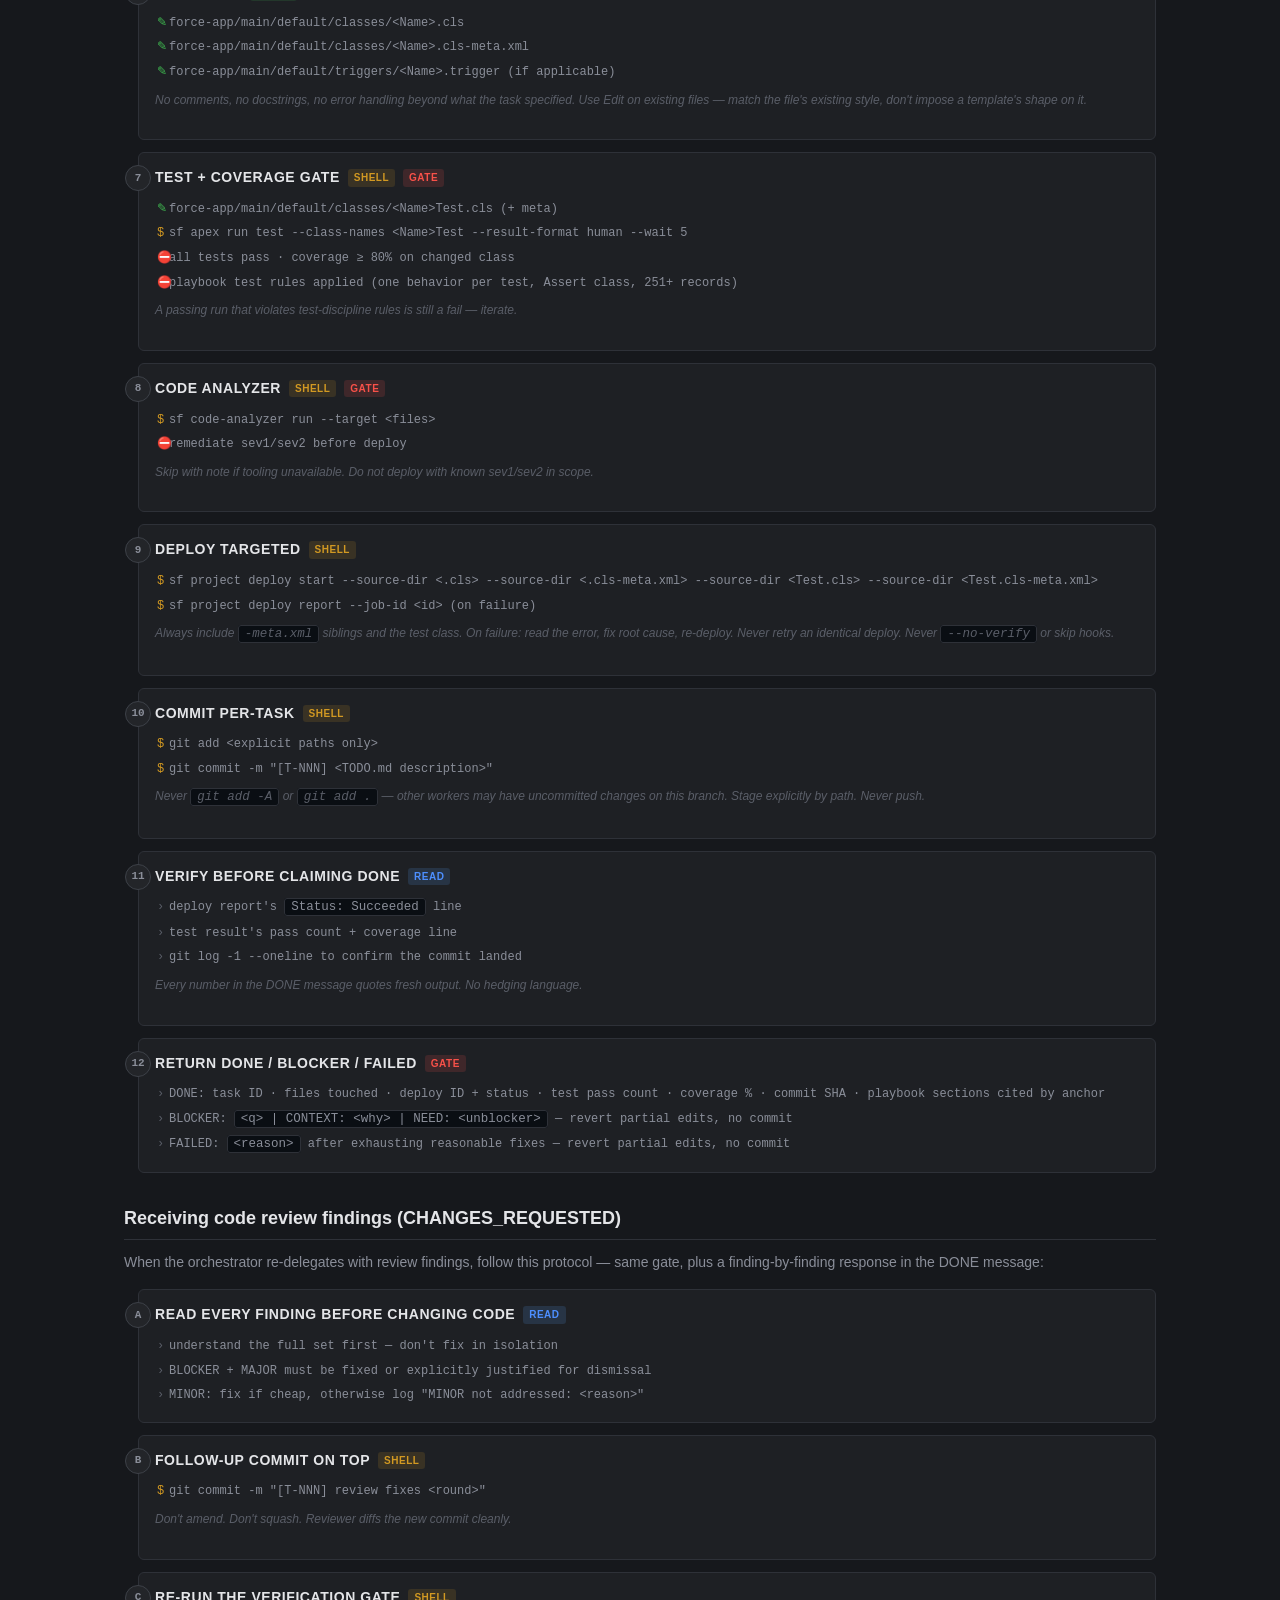
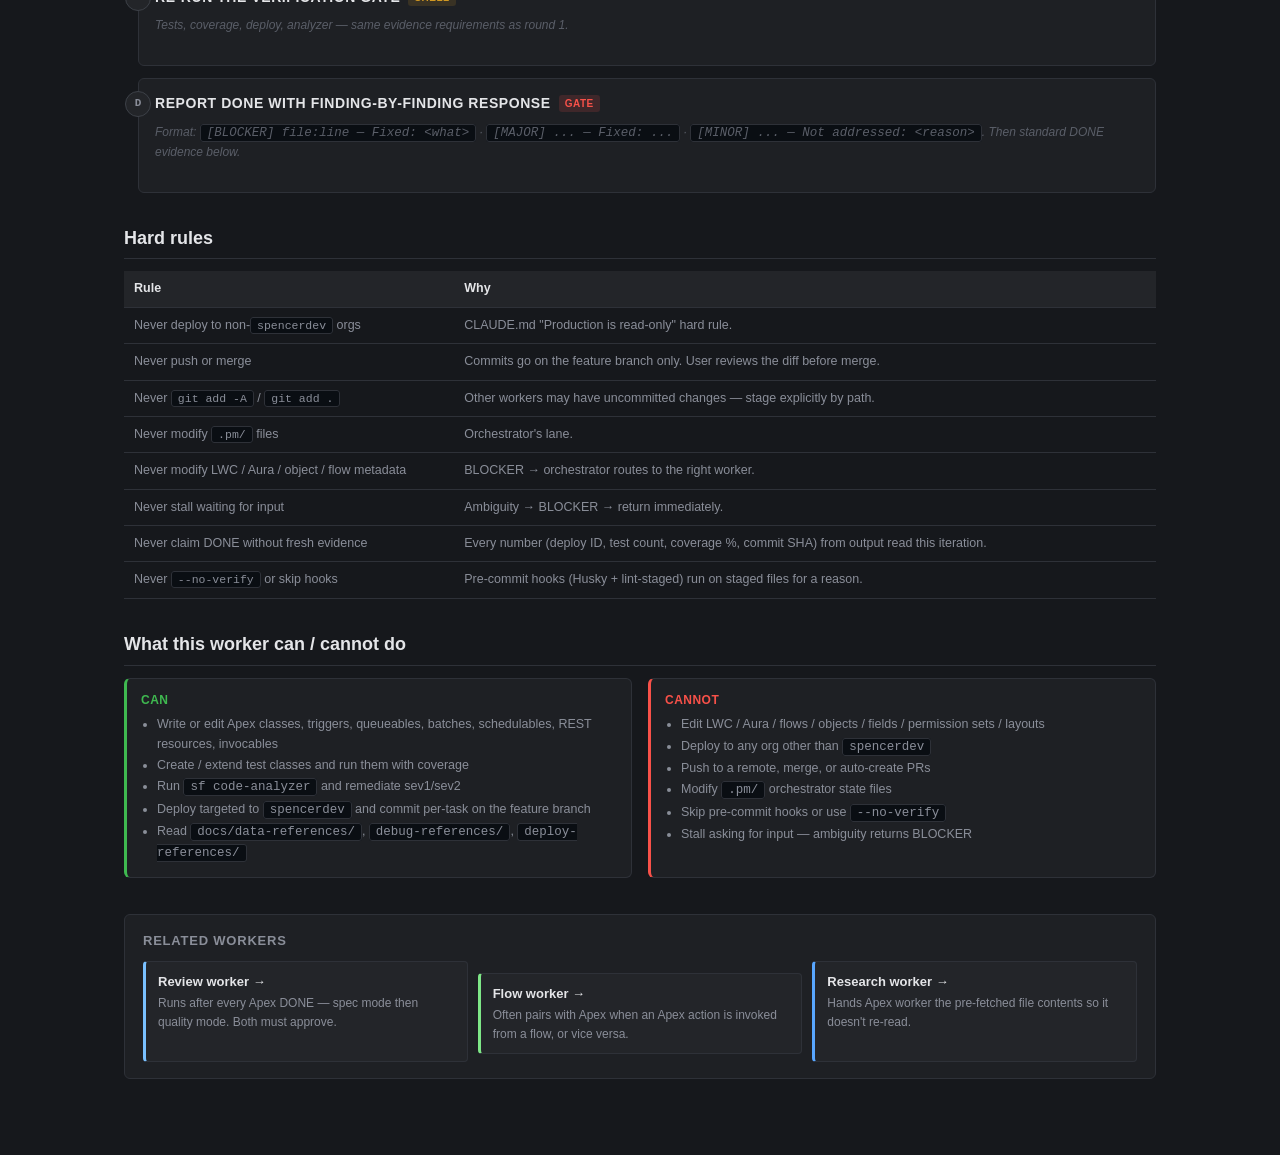
<file: worker-workflows/apex.html>
<!doctype html>
<html lang="en">
    <head>
        <meta charset="utf-8" />
        <meta name="viewport" content="width=device-width, initial-scale=1" />
        <title>sfdc-apex-worker — workflow</title>
        <link rel="stylesheet" href="styles.css" />
    </head>
    <body>
        <div class="breadcrumb"><a href="index.html">← Worker workflows index</a></div>

        <div class="lane-bar apex">
            <h1>
                🟧 sfdc-apex-worker
                <span class="sub">Apex implementation worker — classes, triggers, queueables, batches, tests</span>
            </h1>
            <div class="lane">
                lane: <code>force-app/main/default/classes/</code>, <code>force-app/main/default/triggers/</code>
            </div>
        </div>

        <div class="meta">
            Sourced from <code>~/.claude/agents/sfdc-apex-worker.md</code> · model <code>sonnet</code> · tools
            <code>Read · Write · Edit · Glob · Grep · Bash</code>.
        </div>

        <p>
            Receives one task from <code>/sfdc-drive-build</code> and executes it end-to-end: implement → cover ≥ 80% →
            code-analyzer → targeted deploy → per-task commit → DONE / BLOCKER / FAILED. Never touches LWC / Aura /
            flows / object metadata — wrong-lane work returns BLOCKER and the orchestrator re-routes.
        </p>

        <div class="shared">
            <h2>0 · Always-on inputs (every task)</h2>
            <div class="shared-grid">
                <div class="shared-card">
                    <div class="file">Task brief from /sfdc-drive-build</div>
                    <div class="desc">
                        Task ID, description, ACs, success criterion, pre-fetched files. May include a
                        <code>## Playbook excerpts</code> section — if present, do not re-open the playbook.
                    </div>
                </div>
                <div class="shared-card">
                    <div class="file">CLAUDE.md → Always-on workflow rules</div>
                    <div class="desc">Goal-driven execution · fresh evidence · two-stage review.</div>
                </div>
                <div class="shared-card">
                    <div class="file"><a href="../playbook.html">docs/sfdc-playbook.md</a> (fallback only)</div>
                    <div class="desc">
                        Read only if no <code>## Playbook excerpts</code> section in the brief. Sections that apply:
                        Apex hard-stops, authoring patterns, SOQL discipline, test discipline, code analyzer, existing
                        project frameworks.
                    </div>
                </div>
            </div>
        </div>

        <div class="flow">
            <div class="step" data-n="1">
                <h3>Receive task <span class="tag read">read</span></h3>
                <ul class="files">
                    <li>orchestrator-supplied: task ID, ACs, success criterion, pre-fetched files</li>
                </ul>
                <p class="note">Ambiguous (FLS, sharing, business logic) → BLOCKER, don't guess.</p>
            </div>

            <div class="step" data-n="2">
                <h3>Read authoritative rules <span class="tag read">read</span></h3>
                <ul class="files">
                    <li>brief's <code>## Playbook excerpts</code> section (preferred)</li>
                    <li>
                        fallback: <a href="../playbook.html#apex-hard-stops">docs/sfdc-playbook.md#apex-hard-stops</a>
                    </li>
                    <li>
                        fallback:
                        <a href="../playbook.html#apex-authoring-patterns"
                            >docs/sfdc-playbook.md#apex-authoring-patterns</a
                        >
                    </li>
                    <li>
                        fallback: <a href="../playbook.html#soql-discipline">docs/sfdc-playbook.md#soql-discipline</a>
                    </li>
                    <li>
                        fallback:
                        <a href="../playbook.html#apex-test-discipline">docs/sfdc-playbook.md#apex-test-discipline</a>
                    </li>
                    <li>
                        fallback:
                        <a href="../playbook.html#code-analyzer-pass">docs/sfdc-playbook.md#code-analyzer-pass</a>
                    </li>
                    <li>
                        fallback:
                        <a href="../playbook.html#existing-project-frameworks-cite-dont-restate"
                            >docs/sfdc-playbook.md#existing-project-frameworks-cite-dont-restate</a
                        >
                    </li>
                </ul>
                <p class="note">Excerpts are scoped to your task type — re-reading the full playbook wastes context.</p>
            </div>

            <div class="step" data-n="3">
                <h3>
                    Read starter scaffolds <span class="tag read">read</span>
                    <span class="aside">(new files only — not for edits of existing classes)</span>
                </h3>
                <ul class="files">
                    <li>docs/apex-templates/README.md — project deltas</li>
                    <li>docs/apex-templates/assets/&lt;type&gt;.cls.tpl — 14 scaffolds</li>
                    <li>docs/apex-test-templates/README.md</li>
                    <li>docs/apex-test-templates/assets/*Test.cls.tpl</li>
                    <li>docs/apex-test-templates/references/{assertion,async,mocking,data-factory}.md</li>
                </ul>
                <p class="note">A template deployed verbatim will fail review. Apply project deltas first.</p>
            </div>

            <div class="step" data-n="4">
                <h3>
                    Read platform-nuance refs <span class="tag read">read</span>
                    <span class="aside">(as applicable to the task)</span>
                </h3>
                <ul class="files">
                    <li>docs/data-references/querying-soql/SKILL.md — semi-joins, polymorphic, bulk patterns</li>
                    <li>docs/debug-references/running-apex-tests/SKILL.md — test invocation patterns</li>
                    <li>docs/deploy-references/SKILL.md — deploy patterns common to all Apex deploys</li>
                    <li>docs/data-references/handling-data/SKILL.md — DataLoader patterns, bulk insert</li>
                    <li>docs/{data,debug,deploy}-references/README.md — Amplitude deltas for each bundle</li>
                </ul>
                <p class="note">Added in sf-skills mining pass 2 (commit 8b28e71a).</p>
            </div>

            <div class="step" data-n="5">
                <h3>Verify org target <span class="tag shell">shell</span> <span class="tag gate">gate</span></h3>
                <ul class="files">
                    <li class="shell">sf config get target-org</li>
                    <li class="gate">must be <code>spencerdev</code> — anything else → BLOCKER</li>
                </ul>
                <p class="note">
                    Prod is read-only (CLAUDE.md hard rule). Never deploy elsewhere without an explicit in-task
                    instruction this turn.
                </p>
            </div>

            <div class="step" data-n="6">
                <h3>Implement <span class="tag write">write</span></h3>
                <ul class="files">
                    <li class="write">force-app/main/default/classes/&lt;Name&gt;.cls</li>
                    <li class="write">force-app/main/default/classes/&lt;Name&gt;.cls-meta.xml</li>
                    <li class="write">force-app/main/default/triggers/&lt;Name&gt;.trigger (if applicable)</li>
                </ul>
                <p class="note">
                    No comments, no docstrings, no error handling beyond what the task specified. Use Edit on existing
                    files — match the file's existing style, don't impose a template's shape on it.
                </p>
            </div>

            <div class="step" data-n="7">
                <h3>Test + coverage gate <span class="tag shell">shell</span> <span class="tag gate">gate</span></h3>
                <ul class="files">
                    <li class="write">force-app/main/default/classes/&lt;Name&gt;Test.cls (+ meta)</li>
                    <li class="shell">
                        sf apex run test --class-names &lt;Name&gt;Test --result-format human --wait 5
                    </li>
                    <li class="gate">all tests pass · coverage ≥ 80% on changed class</li>
                    <li class="gate">
                        playbook test rules applied (one behavior per test, Assert class, 251+ records)
                    </li>
                </ul>
                <p class="note">A passing run that violates test-discipline rules is still a fail — iterate.</p>
            </div>

            <div class="step" data-n="8">
                <h3>Code analyzer <span class="tag shell">shell</span> <span class="tag gate">gate</span></h3>
                <ul class="files">
                    <li class="shell">sf code-analyzer run --target &lt;files&gt;</li>
                    <li class="gate">remediate sev1/sev2 before deploy</li>
                </ul>
                <p class="note">Skip with note if tooling unavailable. Do not deploy with known sev1/sev2 in scope.</p>
            </div>

            <div class="step" data-n="9">
                <h3>Deploy targeted <span class="tag shell">shell</span></h3>
                <ul class="files">
                    <li class="shell">
                        sf project deploy start --source-dir &lt;.cls&gt; --source-dir &lt;.cls-meta.xml&gt;
                        --source-dir &lt;Test.cls&gt; --source-dir &lt;Test.cls-meta.xml&gt;
                    </li>
                    <li class="shell">sf project deploy report --job-id &lt;id&gt; (on failure)</li>
                </ul>
                <p class="note">
                    Always include <code>-meta.xml</code> siblings and the test class. On failure: read the error, fix
                    root cause, re-deploy. Never retry an identical deploy. Never <code>--no-verify</code> or skip
                    hooks.
                </p>
            </div>

            <div class="step" data-n="10">
                <h3>Commit per-task <span class="tag shell">shell</span></h3>
                <ul class="files">
                    <li class="shell">git add &lt;explicit paths only&gt;</li>
                    <li class="shell">git commit -m "[T-NNN] &lt;TODO.md description&gt;"</li>
                </ul>
                <p class="note">
                    Never <code>git add -A</code> or <code>git add .</code> — other workers may have uncommitted changes
                    on this branch. Stage explicitly by path. Never push.
                </p>
            </div>

            <div class="step" data-n="11">
                <h3>Verify before claiming DONE <span class="tag read">read</span></h3>
                <ul class="files">
                    <li>deploy report's <code>Status: Succeeded</code> line</li>
                    <li>test result's pass count + coverage line</li>
                    <li>git log -1 --oneline to confirm the commit landed</li>
                </ul>
                <p class="note">Every number in the DONE message quotes fresh output. No hedging language.</p>
            </div>

            <div class="step" data-n="12">
                <h3>Return DONE / BLOCKER / FAILED <span class="tag gate">gate</span></h3>
                <ul class="files">
                    <li>
                        DONE: task ID · files touched · deploy ID + status · test pass count · coverage % · commit SHA ·
                        playbook sections cited by anchor
                    </li>
                    <li>
                        BLOCKER: <code>&lt;q&gt; | CONTEXT: &lt;why&gt; | NEED: &lt;unblocker&gt;</code> — revert
                        partial edits, no commit
                    </li>
                    <li>
                        FAILED: <code>&lt;reason&gt;</code> after exhausting reasonable fixes — revert partial edits, no
                        commit
                    </li>
                </ul>
            </div>
        </div>

        <h2>Receiving code review findings (CHANGES_REQUESTED)</h2>
        <p>
            When the orchestrator re-delegates with review findings, follow this protocol — same gate, plus a
            finding-by-finding response in the DONE message:
        </p>
        <div class="flow">
            <div class="step" data-n="A">
                <h3>Read every finding before changing code <span class="tag read">read</span></h3>
                <ul class="files">
                    <li>understand the full set first — don't fix in isolation</li>
                    <li>BLOCKER + MAJOR must be fixed or explicitly justified for dismissal</li>
                    <li>MINOR: fix if cheap, otherwise log "MINOR not addressed: &lt;reason&gt;"</li>
                </ul>
            </div>
            <div class="step" data-n="B">
                <h3>Follow-up commit on top <span class="tag shell">shell</span></h3>
                <ul class="files">
                    <li class="shell">git commit -m "[T-NNN] review fixes &lt;round&gt;"</li>
                </ul>
                <p class="note">Don't amend. Don't squash. Reviewer diffs the new commit cleanly.</p>
            </div>
            <div class="step" data-n="C">
                <h3>Re-run the verification gate <span class="tag shell">shell</span></h3>
                <p class="note">Tests, coverage, deploy, analyzer — same evidence requirements as round 1.</p>
            </div>
            <div class="step" data-n="D">
                <h3>Report DONE with finding-by-finding response <span class="tag gate">gate</span></h3>
                <p class="note">
                    Format: <code>[BLOCKER] file:line — Fixed: &lt;what&gt;</code> ·
                    <code>[MAJOR] ... — Fixed: ...</code> · <code>[MINOR] ... — Not addressed: &lt;reason&gt;</code>.
                    Then standard DONE evidence below.
                </p>
            </div>
        </div>

        <h2>Hard rules</h2>
        <table>
            <tr>
                <th style="width: 32%">Rule</th>
                <th>Why</th>
            </tr>
            <tr>
                <td>Never deploy to non-<code>spencerdev</code> orgs</td>
                <td>CLAUDE.md "Production is read-only" hard rule.</td>
            </tr>
            <tr>
                <td>Never push or merge</td>
                <td>Commits go on the feature branch only. User reviews the diff before merge.</td>
            </tr>
            <tr>
                <td>Never <code>git add -A</code> / <code>git add .</code></td>
                <td>Other workers may have uncommitted changes — stage explicitly by path.</td>
            </tr>
            <tr>
                <td>Never modify <code>.pm/</code> files</td>
                <td>Orchestrator's lane.</td>
            </tr>
            <tr>
                <td>Never modify LWC / Aura / object / flow metadata</td>
                <td>BLOCKER → orchestrator routes to the right worker.</td>
            </tr>
            <tr>
                <td>Never stall waiting for input</td>
                <td>Ambiguity → BLOCKER → return immediately.</td>
            </tr>
            <tr>
                <td>Never claim DONE without fresh evidence</td>
                <td>Every number (deploy ID, test count, coverage %, commit SHA) from output read this iteration.</td>
            </tr>
            <tr>
                <td>Never <code>--no-verify</code> or skip hooks</td>
                <td>Pre-commit hooks (Husky + lint-staged) run on staged files for a reason.</td>
            </tr>
        </table>

        <h2>What this worker can / cannot do</h2>
        <div class="cando">
            <div class="cando-card can">
                <h3>Can</h3>
                <ul>
                    <li>
                        Write or edit Apex classes, triggers, queueables, batches, schedulables, REST resources,
                        invocables
                    </li>
                    <li>Create / extend test classes and run them with coverage</li>
                    <li>Run <code>sf code-analyzer</code> and remediate sev1/sev2</li>
                    <li>Deploy targeted to <code>spencerdev</code> and commit per-task on the feature branch</li>
                    <li>
                        Read <code>docs/data-references/</code>, <code>debug-references/</code>,
                        <code>deploy-references/</code>
                    </li>
                </ul>
            </div>
            <div class="cando-card cannot">
                <h3>Cannot</h3>
                <ul>
                    <li>Edit LWC / Aura / flows / objects / fields / permission sets / layouts</li>
                    <li>Deploy to any org other than <code>spencerdev</code></li>
                    <li>Push to a remote, merge, or auto-create PRs</li>
                    <li>Modify <code>.pm/</code> orchestrator state files</li>
                    <li>Skip pre-commit hooks or use <code>--no-verify</code></li>
                    <li>Stall asking for input — ambiguity returns BLOCKER</li>
                </ul>
            </div>
        </div>

        <div class="related">
            <h2>Related workers</h2>
            <div class="related-grid">
                <a class="related-card review" href="review.html">
                    <div class="name">Review worker →</div>
                    <div class="why">Runs after every Apex DONE — spec mode then quality mode. Both must approve.</div>
                </a>
                <a class="related-card flow" href="flow.html">
                    <div class="name">Flow worker →</div>
                    <div class="why">
                        Often pairs with Apex when an Apex action is invoked from a flow, or vice versa.
                    </div>
                </a>
                <a class="related-card research" href="research.html">
                    <div class="name">Research worker →</div>
                    <div class="why">Hands Apex worker the pre-fetched file contents so it doesn't re-read.</div>
                </a>
            </div>
        </div>
    </body>
</html>
</file>
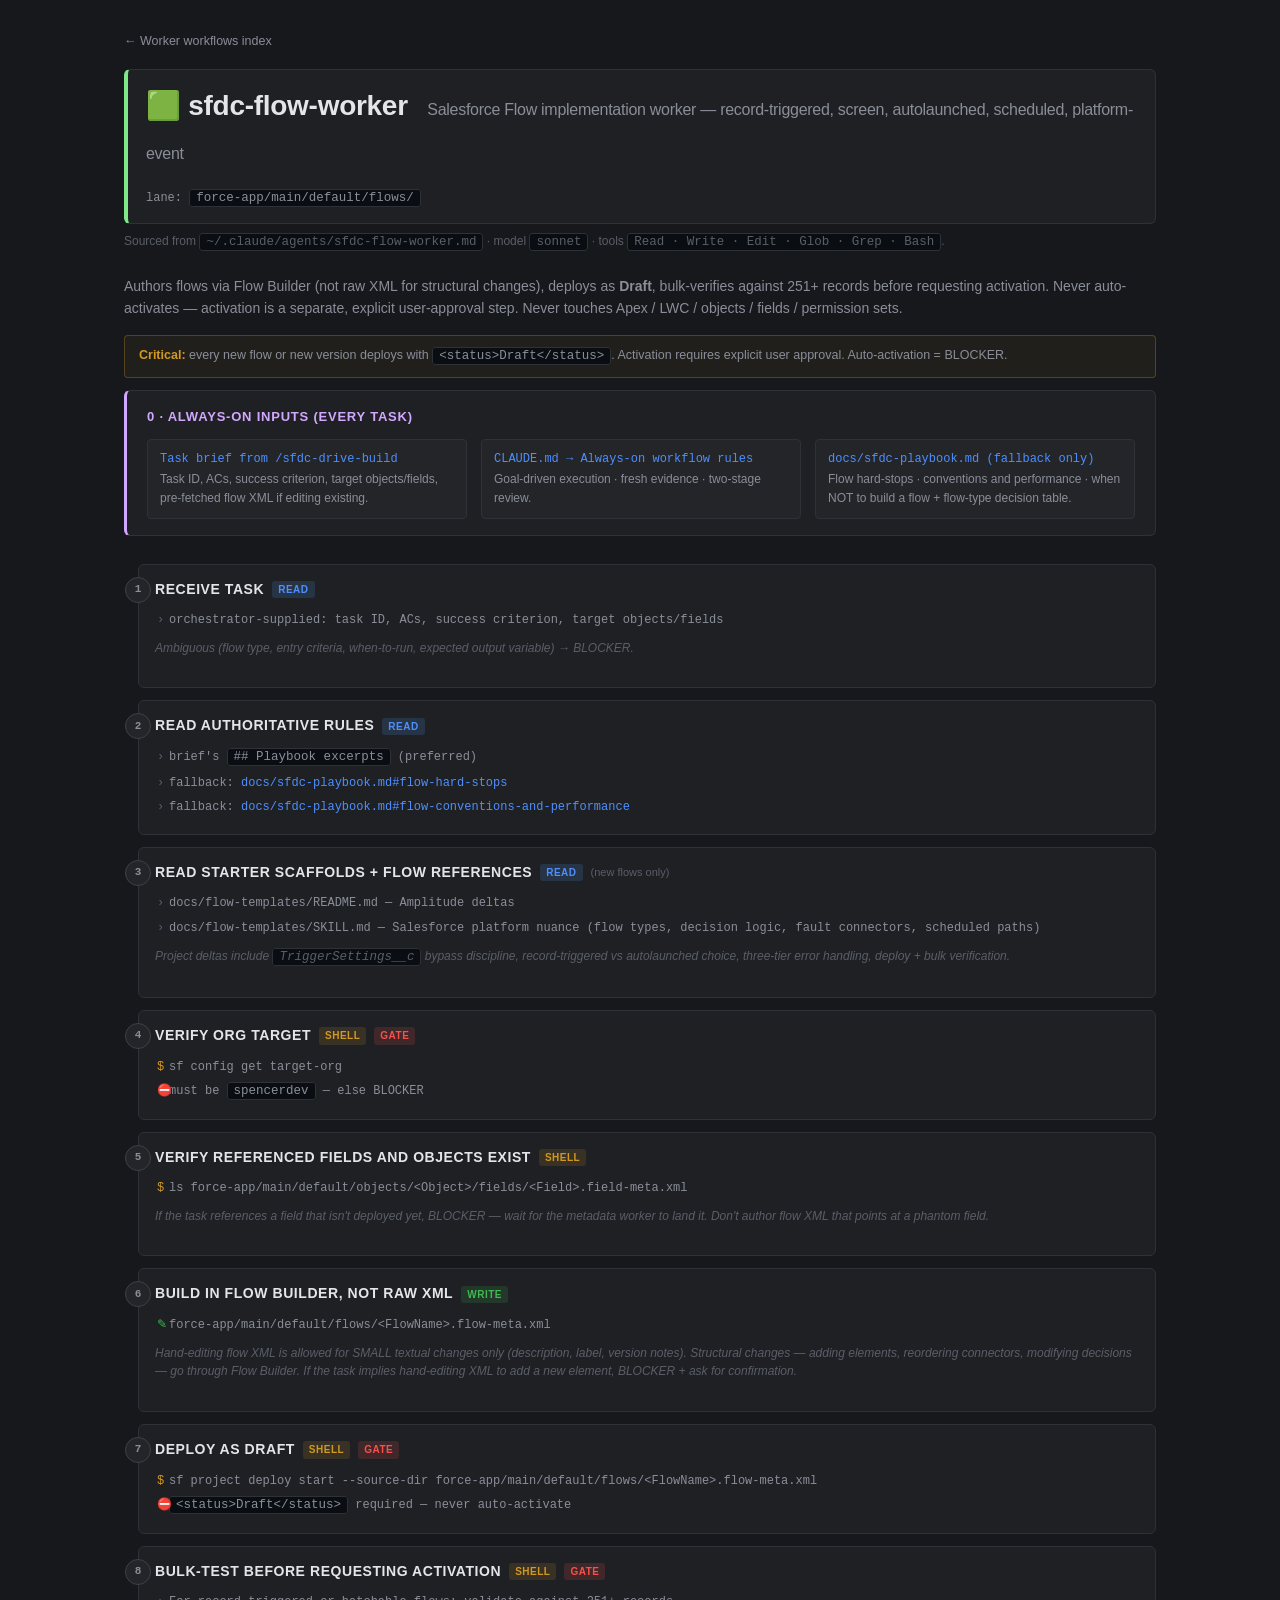
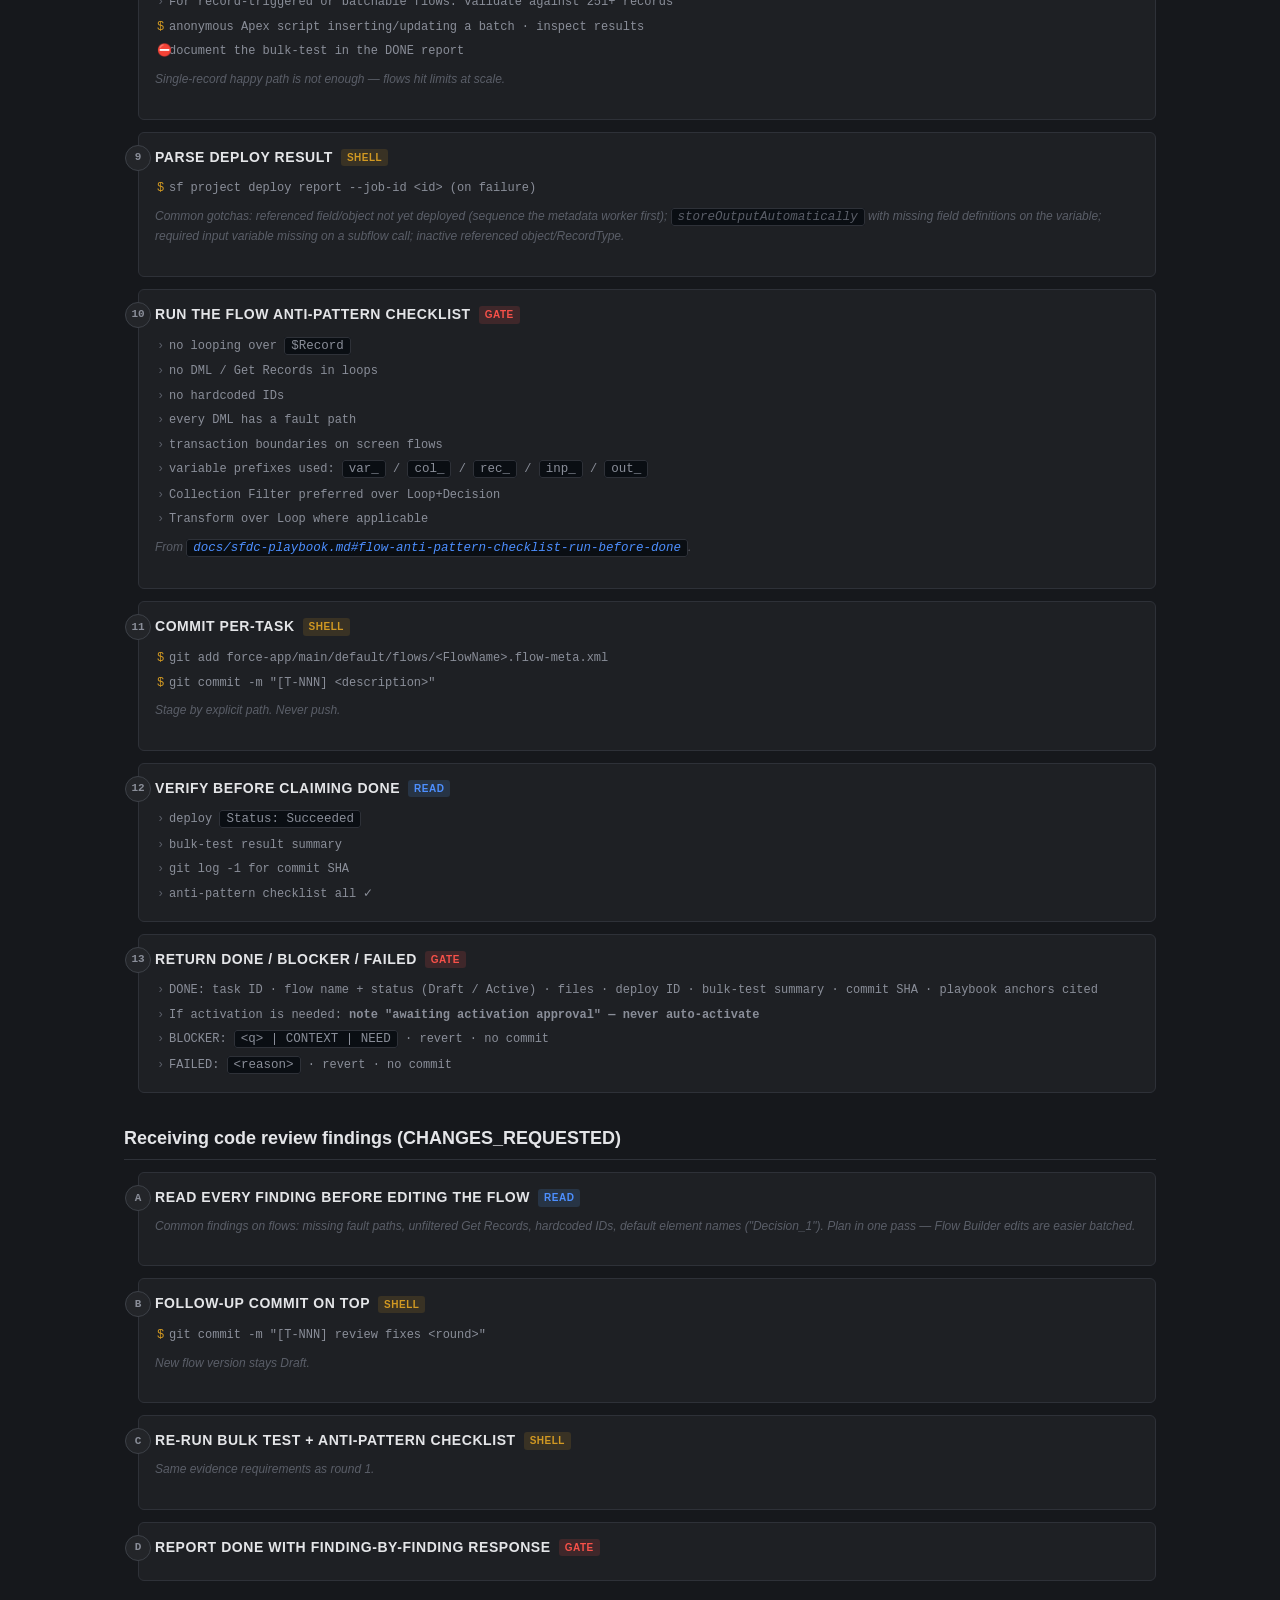
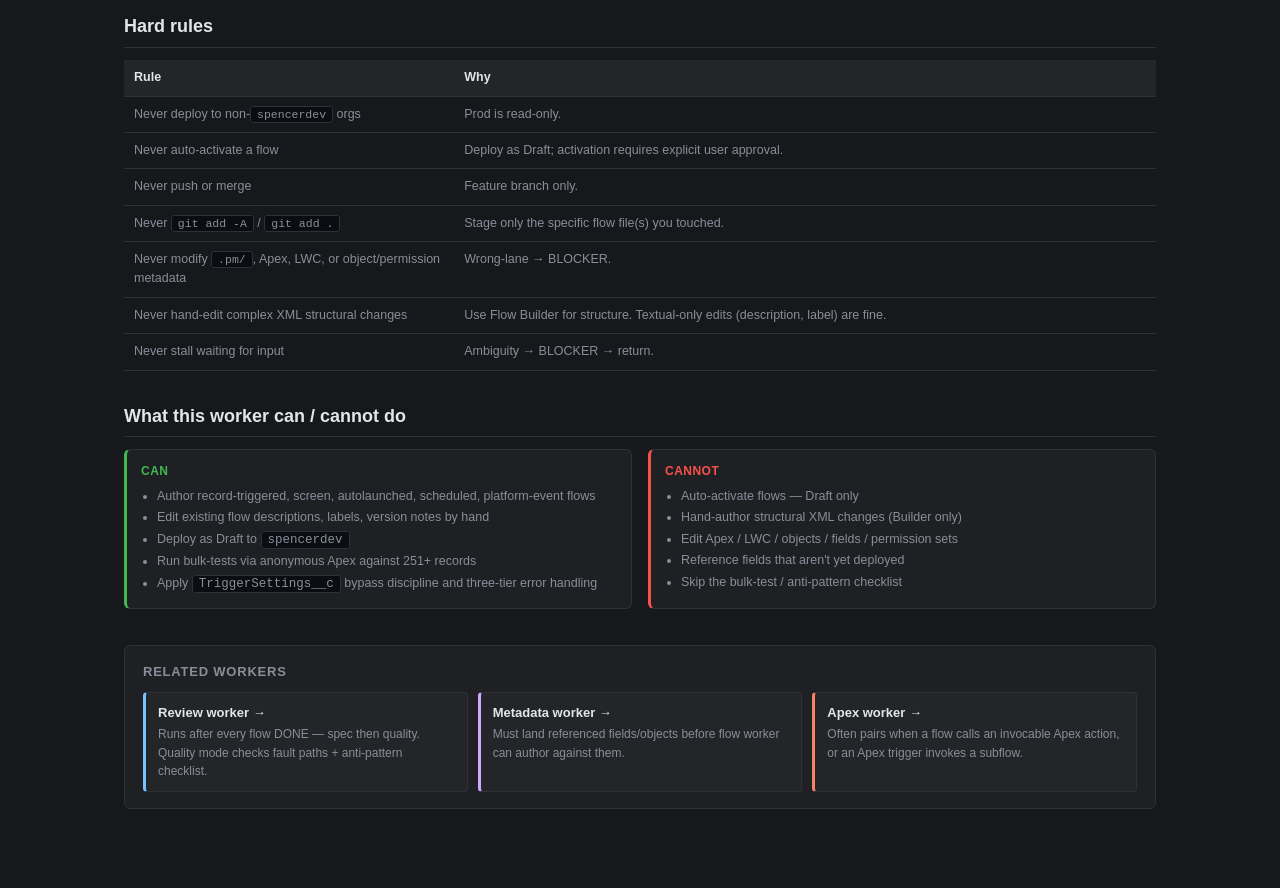
<file: worker-workflows/flow.html>
<!doctype html>
<html lang="en">
    <head>
        <meta charset="utf-8" />
        <meta name="viewport" content="width=device-width, initial-scale=1" />
        <title>sfdc-flow-worker — workflow</title>
        <link rel="stylesheet" href="styles.css" />
    </head>
    <body>
        <div class="breadcrumb"><a href="index.html">← Worker workflows index</a></div>

        <div class="lane-bar flow">
            <h1>
                🟩 sfdc-flow-worker
                <span class="sub"
                    >Salesforce Flow implementation worker — record-triggered, screen, autolaunched, scheduled,
                    platform-event</span
                >
            </h1>
            <div class="lane">lane: <code>force-app/main/default/flows/</code></div>
        </div>

        <div class="meta">
            Sourced from <code>~/.claude/agents/sfdc-flow-worker.md</code> · model <code>sonnet</code> · tools
            <code>Read · Write · Edit · Glob · Grep · Bash</code>.
        </div>

        <p>
            Authors flows via Flow Builder (not raw XML for structural changes), deploys as <b>Draft</b>, bulk-verifies
            against 251+ records before requesting activation. Never auto-activates — activation is a separate, explicit
            user-approval step. Never touches Apex / LWC / objects / fields / permission sets.
        </p>

        <div class="callout">
            <strong>Critical:</strong> every new flow or new version deploys with
            <code>&lt;status&gt;Draft&lt;/status&gt;</code>. Activation requires explicit user approval. Auto-activation
            = BLOCKER.
        </div>

        <div class="shared">
            <h2>0 · Always-on inputs (every task)</h2>
            <div class="shared-grid">
                <div class="shared-card">
                    <div class="file">Task brief from /sfdc-drive-build</div>
                    <div class="desc">
                        Task ID, ACs, success criterion, target objects/fields, pre-fetched flow XML if editing
                        existing.
                    </div>
                </div>
                <div class="shared-card">
                    <div class="file">CLAUDE.md → Always-on workflow rules</div>
                    <div class="desc">Goal-driven execution · fresh evidence · two-stage review.</div>
                </div>
                <div class="shared-card">
                    <div class="file"><a href="../playbook.html">docs/sfdc-playbook.md</a> (fallback only)</div>
                    <div class="desc">
                        Flow hard-stops · conventions and performance · when NOT to build a flow + flow-type decision
                        table.
                    </div>
                </div>
            </div>
        </div>

        <div class="flow">
            <div class="step" data-n="1">
                <h3>Receive task <span class="tag read">read</span></h3>
                <ul class="files">
                    <li>orchestrator-supplied: task ID, ACs, success criterion, target objects/fields</li>
                </ul>
                <p class="note">
                    Ambiguous (flow type, entry criteria, when-to-run, expected output variable) → BLOCKER.
                </p>
            </div>

            <div class="step" data-n="2">
                <h3>Read authoritative rules <span class="tag read">read</span></h3>
                <ul class="files">
                    <li>brief's <code>## Playbook excerpts</code> (preferred)</li>
                    <li>
                        fallback: <a href="../playbook.html#flow-hard-stops">docs/sfdc-playbook.md#flow-hard-stops</a>
                    </li>
                    <li>
                        fallback:
                        <a href="../playbook.html#flow-conventions-and-performance"
                            >docs/sfdc-playbook.md#flow-conventions-and-performance</a
                        >
                    </li>
                </ul>
            </div>

            <div class="step" data-n="3">
                <h3>
                    Read starter scaffolds + Flow references <span class="tag read">read</span>
                    <span class="aside">(new flows only)</span>
                </h3>
                <ul class="files">
                    <li>docs/flow-templates/README.md — Amplitude deltas</li>
                    <li>
                        docs/flow-templates/SKILL.md — Salesforce platform nuance (flow types, decision logic, fault
                        connectors, scheduled paths)
                    </li>
                </ul>
                <p class="note">
                    Project deltas include <code>TriggerSettings__c</code> bypass discipline, record-triggered vs
                    autolaunched choice, three-tier error handling, deploy + bulk verification.
                </p>
            </div>

            <div class="step" data-n="4">
                <h3>Verify org target <span class="tag shell">shell</span> <span class="tag gate">gate</span></h3>
                <ul class="files">
                    <li class="shell">sf config get target-org</li>
                    <li class="gate">must be <code>spencerdev</code> — else BLOCKER</li>
                </ul>
            </div>

            <div class="step" data-n="5">
                <h3>Verify referenced fields and objects exist <span class="tag shell">shell</span></h3>
                <ul class="files">
                    <li class="shell">
                        ls force-app/main/default/objects/&lt;Object&gt;/fields/&lt;Field&gt;.field-meta.xml
                    </li>
                </ul>
                <p class="note">
                    If the task references a field that isn't deployed yet, BLOCKER — wait for the metadata worker to
                    land it. Don't author flow XML that points at a phantom field.
                </p>
            </div>

            <div class="step" data-n="6">
                <h3>Build in Flow Builder, not raw XML <span class="tag write">write</span></h3>
                <ul class="files">
                    <li class="write">force-app/main/default/flows/&lt;FlowName&gt;.flow-meta.xml</li>
                </ul>
                <p class="note">
                    Hand-editing flow XML is allowed for SMALL textual changes only (description, label, version notes).
                    Structural changes — adding elements, reordering connectors, modifying decisions — go through Flow
                    Builder. If the task implies hand-editing XML to add a new element, BLOCKER + ask for confirmation.
                </p>
            </div>

            <div class="step" data-n="7">
                <h3>Deploy as Draft <span class="tag shell">shell</span> <span class="tag gate">gate</span></h3>
                <ul class="files">
                    <li class="shell">
                        sf project deploy start --source-dir force-app/main/default/flows/&lt;FlowName&gt;.flow-meta.xml
                    </li>
                    <li class="gate"><code>&lt;status&gt;Draft&lt;/status&gt;</code> required — never auto-activate</li>
                </ul>
            </div>

            <div class="step" data-n="8">
                <h3>
                    Bulk-test before requesting activation <span class="tag shell">shell</span>
                    <span class="tag gate">gate</span>
                </h3>
                <ul class="files">
                    <li>For record-triggered or batchable flows: validate against 251+ records</li>
                    <li class="shell">anonymous Apex script inserting/updating a batch · inspect results</li>
                    <li class="gate">document the bulk-test in the DONE report</li>
                </ul>
                <p class="note">Single-record happy path is not enough — flows hit limits at scale.</p>
            </div>

            <div class="step" data-n="9">
                <h3>Parse deploy result <span class="tag shell">shell</span></h3>
                <ul class="files">
                    <li class="shell">sf project deploy report --job-id &lt;id&gt; (on failure)</li>
                </ul>
                <p class="note">
                    Common gotchas: referenced field/object not yet deployed (sequence the metadata worker first);
                    <code>storeOutputAutomatically</code> with missing field definitions on the variable; required input
                    variable missing on a subflow call; inactive referenced object/RecordType.
                </p>
            </div>

            <div class="step" data-n="10">
                <h3>Run the flow anti-pattern checklist <span class="tag gate">gate</span></h3>
                <ul class="files">
                    <li>no looping over <code>$Record</code></li>
                    <li>no DML / Get Records in loops</li>
                    <li>no hardcoded IDs</li>
                    <li>every DML has a fault path</li>
                    <li>transaction boundaries on screen flows</li>
                    <li>
                        variable prefixes used: <code>var_</code> / <code>col_</code> / <code>rec_</code> /
                        <code>inp_</code> / <code>out_</code>
                    </li>
                    <li>Collection Filter preferred over Loop+Decision</li>
                    <li>Transform over Loop where applicable</li>
                </ul>
                <p class="note">
                    From
                    <a href="../playbook.html#flow-anti-pattern-checklist-run-before-done"
                        ><code>docs/sfdc-playbook.md#flow-anti-pattern-checklist-run-before-done</code></a
                    >.
                </p>
            </div>

            <div class="step" data-n="11">
                <h3>Commit per-task <span class="tag shell">shell</span></h3>
                <ul class="files">
                    <li class="shell">git add force-app/main/default/flows/&lt;FlowName&gt;.flow-meta.xml</li>
                    <li class="shell">git commit -m "[T-NNN] &lt;description&gt;"</li>
                </ul>
                <p class="note">Stage by explicit path. Never push.</p>
            </div>

            <div class="step" data-n="12">
                <h3>Verify before claiming DONE <span class="tag read">read</span></h3>
                <ul class="files">
                    <li>deploy <code>Status: Succeeded</code></li>
                    <li>bulk-test result summary</li>
                    <li>git log -1 for commit SHA</li>
                    <li>anti-pattern checklist all ✓</li>
                </ul>
            </div>

            <div class="step" data-n="13">
                <h3>Return DONE / BLOCKER / FAILED <span class="tag gate">gate</span></h3>
                <ul class="files">
                    <li>
                        DONE: task ID · flow name + status (Draft / Active) · files · deploy ID · bulk-test summary ·
                        commit SHA · playbook anchors cited
                    </li>
                    <li>If activation is needed: <b>note "awaiting activation approval" — never auto-activate</b></li>
                    <li>BLOCKER: <code>&lt;q&gt; | CONTEXT | NEED</code> · revert · no commit</li>
                    <li>FAILED: <code>&lt;reason&gt;</code> · revert · no commit</li>
                </ul>
            </div>
        </div>

        <h2>Receiving code review findings (CHANGES_REQUESTED)</h2>
        <div class="flow">
            <div class="step" data-n="A">
                <h3>Read every finding before editing the flow <span class="tag read">read</span></h3>
                <p class="note">
                    Common findings on flows: missing fault paths, unfiltered Get Records, hardcoded IDs, default
                    element names ("Decision_1"). Plan in one pass — Flow Builder edits are easier batched.
                </p>
            </div>
            <div class="step" data-n="B">
                <h3>Follow-up commit on top <span class="tag shell">shell</span></h3>
                <ul class="files">
                    <li class="shell">git commit -m "[T-NNN] review fixes &lt;round&gt;"</li>
                </ul>
                <p class="note">New flow version stays Draft.</p>
            </div>
            <div class="step" data-n="C">
                <h3>Re-run bulk test + anti-pattern checklist <span class="tag shell">shell</span></h3>
                <p class="note">Same evidence requirements as round 1.</p>
            </div>
            <div class="step" data-n="D">
                <h3>Report DONE with finding-by-finding response <span class="tag gate">gate</span></h3>
            </div>
        </div>

        <h2>Hard rules</h2>
        <table>
            <tr>
                <th style="width: 32%">Rule</th>
                <th>Why</th>
            </tr>
            <tr>
                <td>Never deploy to non-<code>spencerdev</code> orgs</td>
                <td>Prod is read-only.</td>
            </tr>
            <tr>
                <td>Never auto-activate a flow</td>
                <td>Deploy as Draft; activation requires explicit user approval.</td>
            </tr>
            <tr>
                <td>Never push or merge</td>
                <td>Feature branch only.</td>
            </tr>
            <tr>
                <td>Never <code>git add -A</code> / <code>git add .</code></td>
                <td>Stage only the specific flow file(s) you touched.</td>
            </tr>
            <tr>
                <td>Never modify <code>.pm/</code>, Apex, LWC, or object/permission metadata</td>
                <td>Wrong-lane → BLOCKER.</td>
            </tr>
            <tr>
                <td>Never hand-edit complex XML structural changes</td>
                <td>Use Flow Builder for structure. Textual-only edits (description, label) are fine.</td>
            </tr>
            <tr>
                <td>Never stall waiting for input</td>
                <td>Ambiguity → BLOCKER → return.</td>
            </tr>
        </table>

        <h2>What this worker can / cannot do</h2>
        <div class="cando">
            <div class="cando-card can">
                <h3>Can</h3>
                <ul>
                    <li>Author record-triggered, screen, autolaunched, scheduled, platform-event flows</li>
                    <li>Edit existing flow descriptions, labels, version notes by hand</li>
                    <li>Deploy as Draft to <code>spencerdev</code></li>
                    <li>Run bulk-tests via anonymous Apex against 251+ records</li>
                    <li>Apply <code>TriggerSettings__c</code> bypass discipline and three-tier error handling</li>
                </ul>
            </div>
            <div class="cando-card cannot">
                <h3>Cannot</h3>
                <ul>
                    <li>Auto-activate flows — Draft only</li>
                    <li>Hand-author structural XML changes (Builder only)</li>
                    <li>Edit Apex / LWC / objects / fields / permission sets</li>
                    <li>Reference fields that aren't yet deployed</li>
                    <li>Skip the bulk-test / anti-pattern checklist</li>
                </ul>
            </div>
        </div>

        <div class="related">
            <h2>Related workers</h2>
            <div class="related-grid">
                <a class="related-card review" href="review.html">
                    <div class="name">Review worker →</div>
                    <div class="why">
                        Runs after every flow DONE — spec then quality. Quality mode checks fault paths + anti-pattern
                        checklist.
                    </div>
                </a>
                <a class="related-card metadata" href="metadata.html">
                    <div class="name">Metadata worker →</div>
                    <div class="why">
                        Must land referenced fields/objects before flow worker can author against them.
                    </div>
                </a>
                <a class="related-card apex" href="apex.html">
                    <div class="name">Apex worker →</div>
                    <div class="why">
                        Often pairs when a flow calls an invocable Apex action, or an Apex trigger invokes a subflow.
                    </div>
                </a>
            </div>
        </div>
    </body>
</html>
</file>
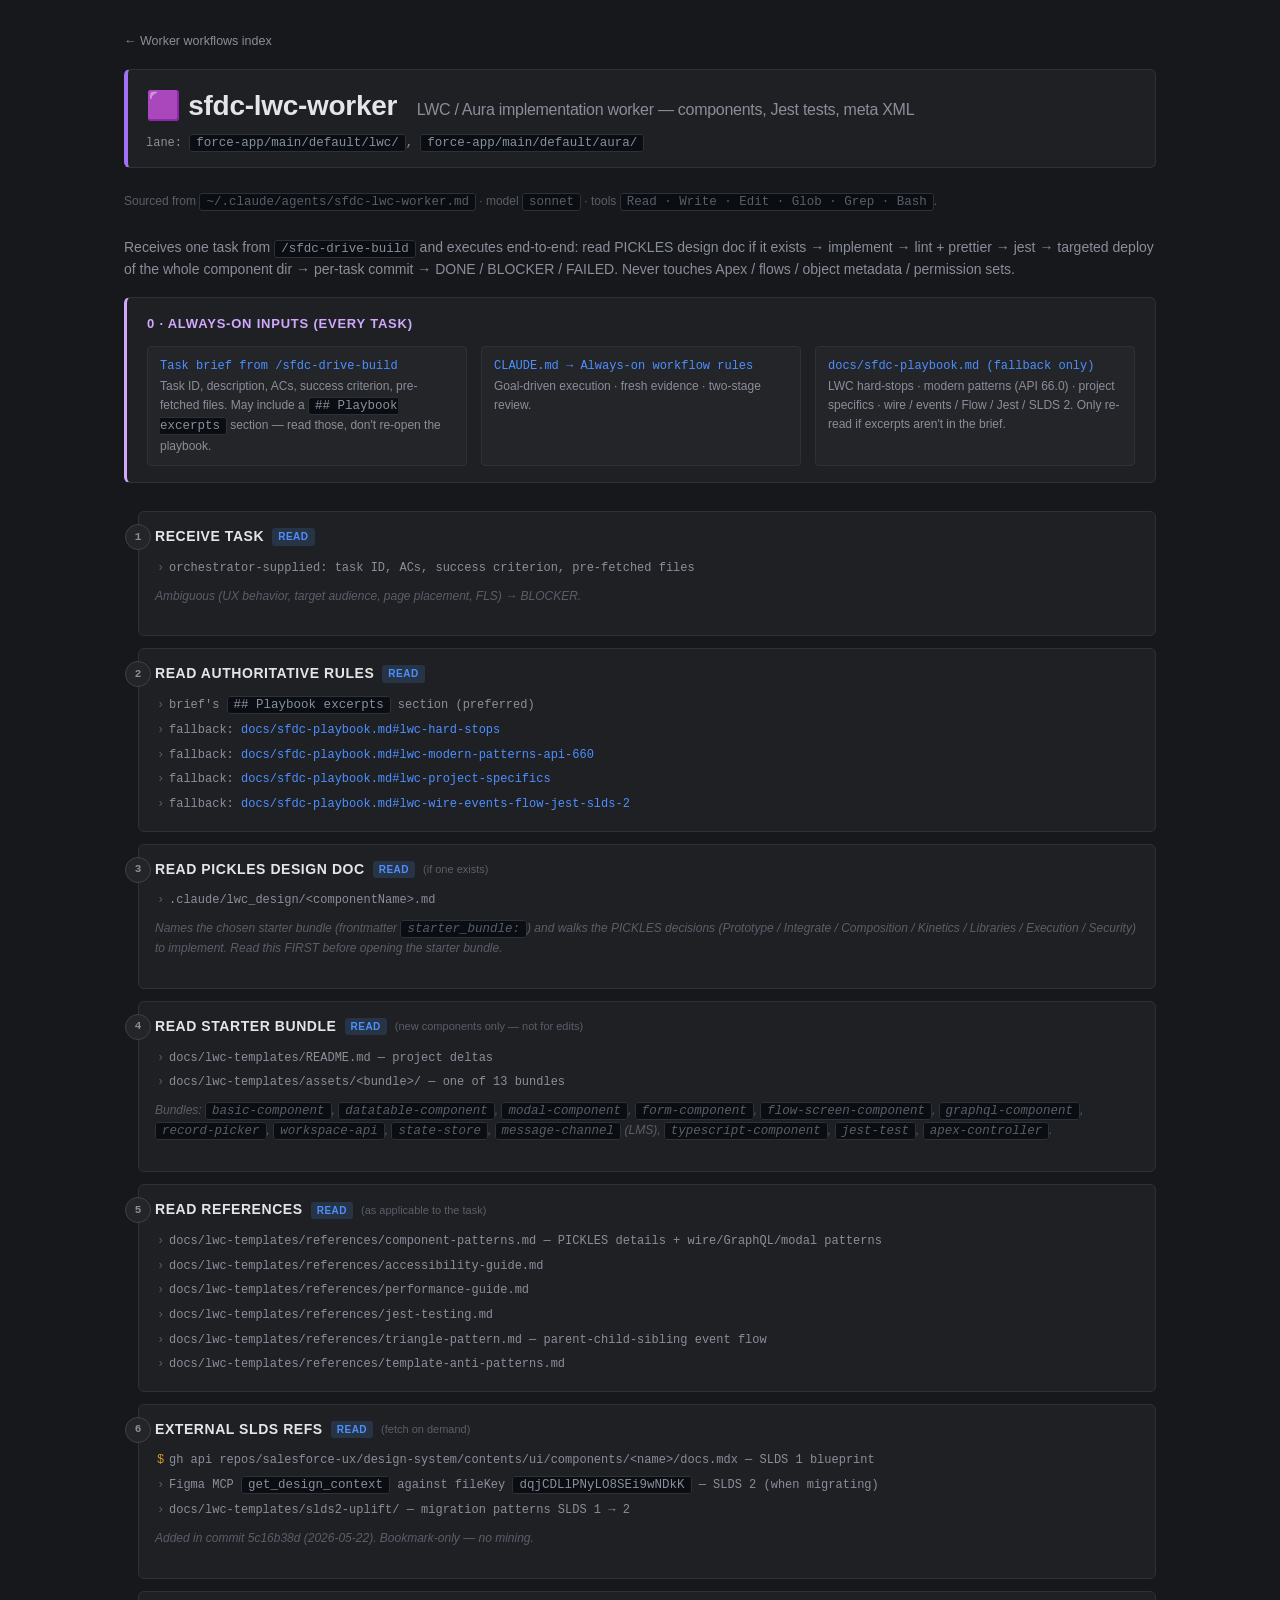
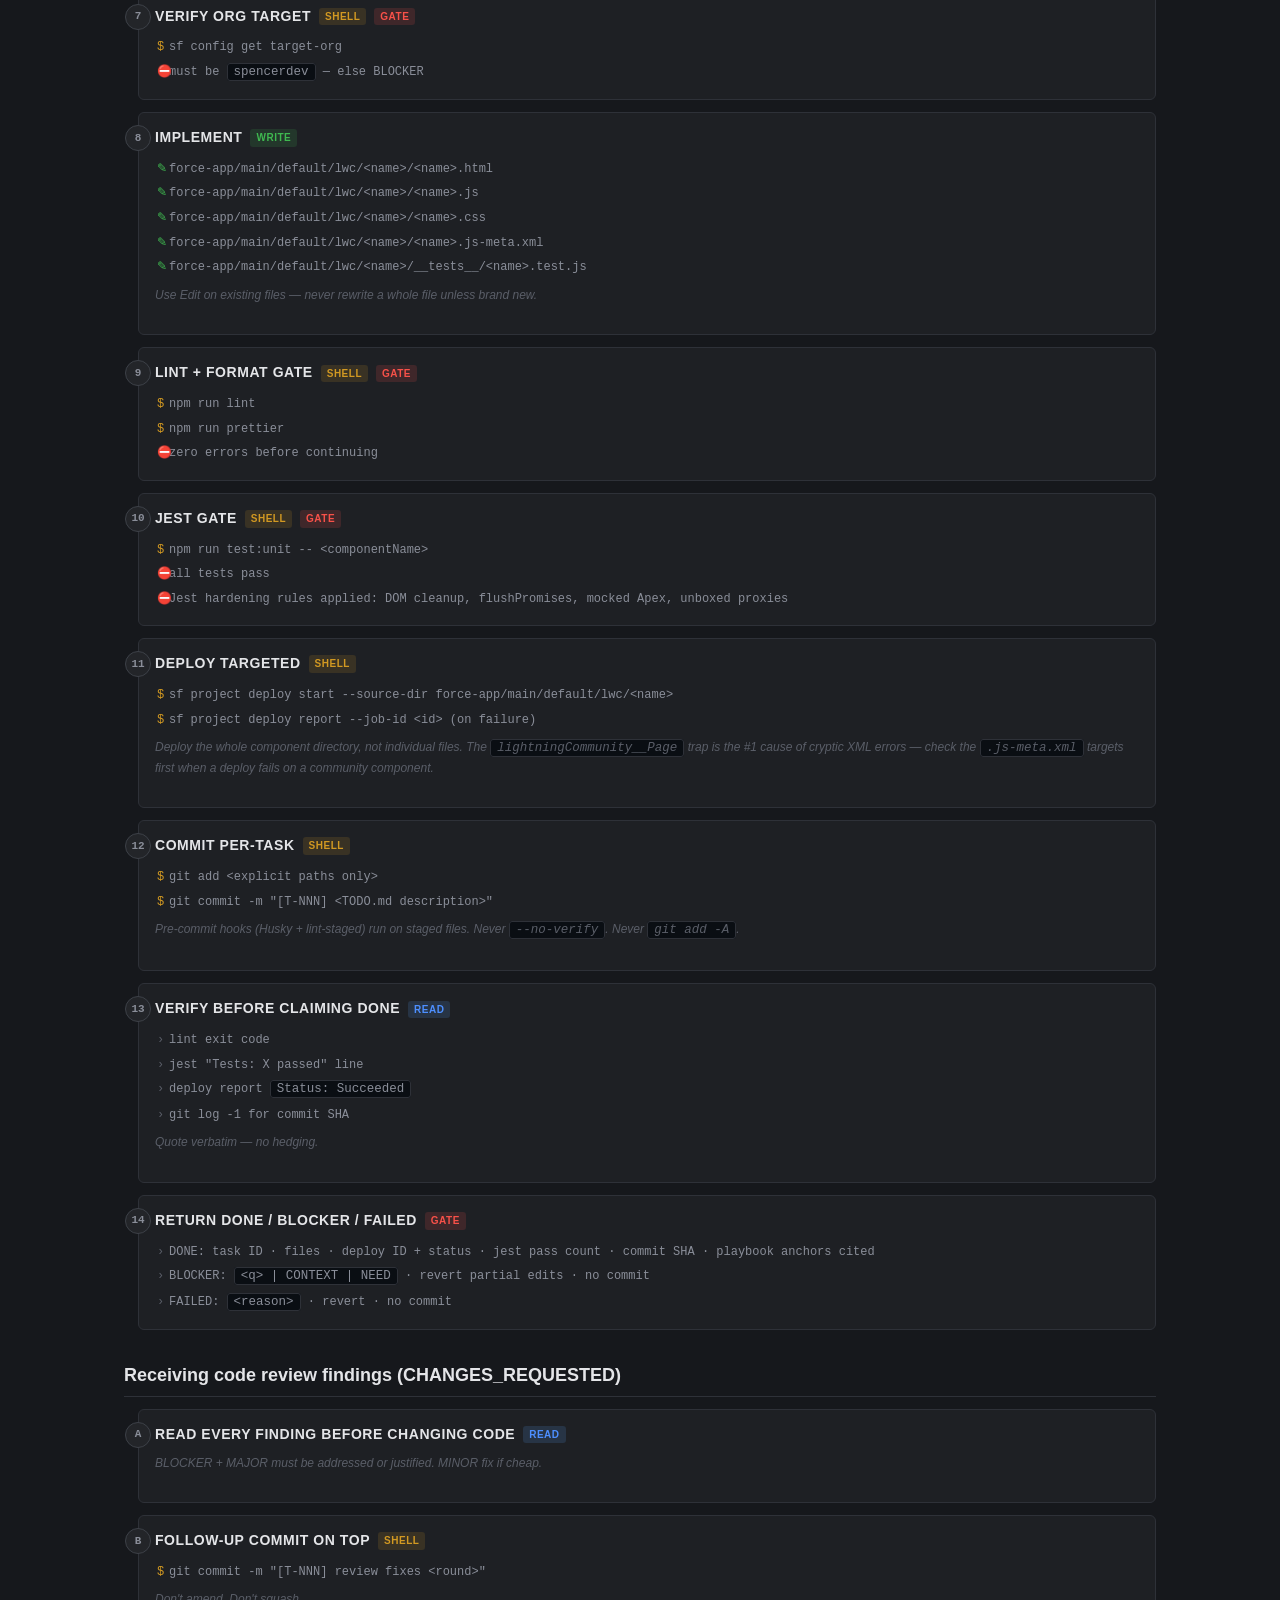
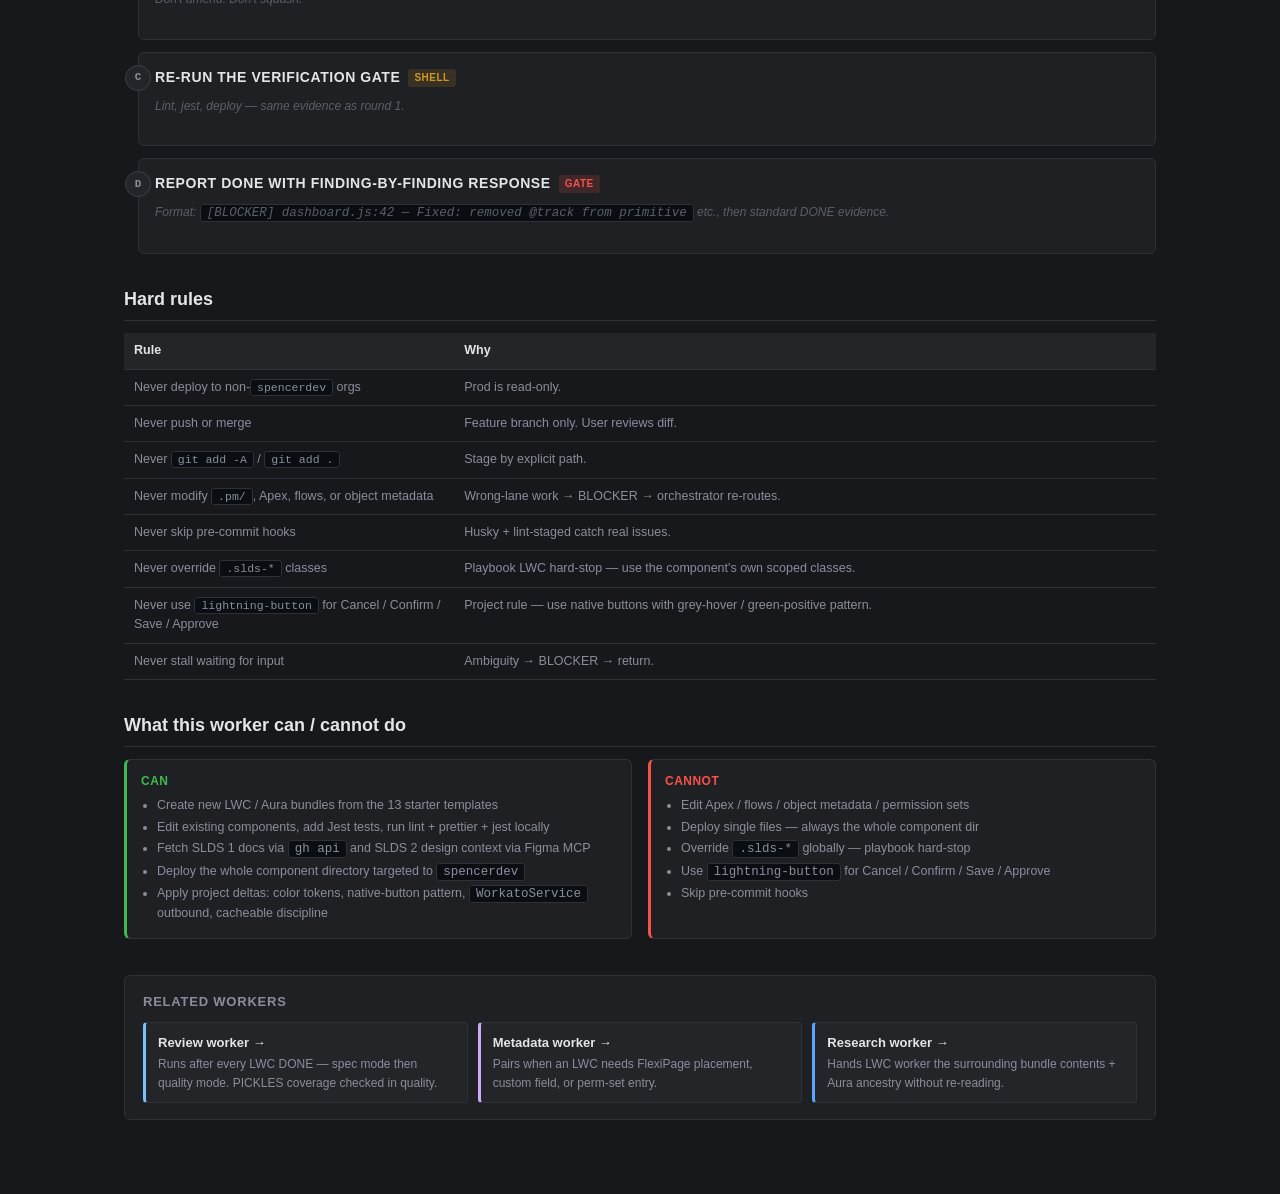
<file: worker-workflows/lwc.html>
<!doctype html>
<html lang="en">
    <head>
        <meta charset="utf-8" />
        <meta name="viewport" content="width=device-width, initial-scale=1" />
        <title>sfdc-lwc-worker — workflow</title>
        <link rel="stylesheet" href="styles.css" />
    </head>
    <body>
        <div class="breadcrumb"><a href="index.html">← Worker workflows index</a></div>

        <div class="lane-bar lwc">
            <h1>
                🟪 sfdc-lwc-worker
                <span class="sub">LWC / Aura implementation worker — components, Jest tests, meta XML</span>
            </h1>
            <div class="lane">
                lane: <code>force-app/main/default/lwc/</code>, <code>force-app/main/default/aura/</code>
            </div>
        </div>

        <div class="meta">
            Sourced from <code>~/.claude/agents/sfdc-lwc-worker.md</code> · model <code>sonnet</code> · tools
            <code>Read · Write · Edit · Glob · Grep · Bash</code>.
        </div>

        <p>
            Receives one task from <code>/sfdc-drive-build</code> and executes end-to-end: read PICKLES design doc if it
            exists → implement → lint + prettier → jest → targeted deploy of the whole component dir → per-task commit →
            DONE / BLOCKER / FAILED. Never touches Apex / flows / object metadata / permission sets.
        </p>

        <div class="shared">
            <h2>0 · Always-on inputs (every task)</h2>
            <div class="shared-grid">
                <div class="shared-card">
                    <div class="file">Task brief from /sfdc-drive-build</div>
                    <div class="desc">
                        Task ID, description, ACs, success criterion, pre-fetched files. May include a
                        <code>## Playbook excerpts</code> section — read those, don't re-open the playbook.
                    </div>
                </div>
                <div class="shared-card">
                    <div class="file">CLAUDE.md → Always-on workflow rules</div>
                    <div class="desc">Goal-driven execution · fresh evidence · two-stage review.</div>
                </div>
                <div class="shared-card">
                    <div class="file"><a href="../playbook.html">docs/sfdc-playbook.md</a> (fallback only)</div>
                    <div class="desc">
                        LWC hard-stops · modern patterns (API 66.0) · project specifics · wire / events / Flow / Jest /
                        SLDS 2. Only re-read if excerpts aren't in the brief.
                    </div>
                </div>
            </div>
        </div>

        <div class="flow">
            <div class="step" data-n="1">
                <h3>Receive task <span class="tag read">read</span></h3>
                <ul class="files">
                    <li>orchestrator-supplied: task ID, ACs, success criterion, pre-fetched files</li>
                </ul>
                <p class="note">Ambiguous (UX behavior, target audience, page placement, FLS) → BLOCKER.</p>
            </div>

            <div class="step" data-n="2">
                <h3>Read authoritative rules <span class="tag read">read</span></h3>
                <ul class="files">
                    <li>brief's <code>## Playbook excerpts</code> section (preferred)</li>
                    <li>
                        fallback: <a href="../playbook.html#lwc-hard-stops">docs/sfdc-playbook.md#lwc-hard-stops</a>
                    </li>
                    <li>
                        fallback:
                        <a href="../playbook.html#lwc-modern-patterns-api-660"
                            >docs/sfdc-playbook.md#lwc-modern-patterns-api-660</a
                        >
                    </li>
                    <li>
                        fallback:
                        <a href="../playbook.html#lwc-project-specifics">docs/sfdc-playbook.md#lwc-project-specifics</a>
                    </li>
                    <li>
                        fallback:
                        <a href="../playbook.html#lwc-wire-events-flow-jest-slds-2"
                            >docs/sfdc-playbook.md#lwc-wire-events-flow-jest-slds-2</a
                        >
                    </li>
                </ul>
            </div>

            <div class="step" data-n="3">
                <h3>
                    Read PICKLES design doc <span class="tag read">read</span>
                    <span class="aside">(if one exists)</span>
                </h3>
                <ul class="files">
                    <li>.claude/lwc_design/&lt;componentName&gt;.md</li>
                </ul>
                <p class="note">
                    Names the chosen starter bundle (frontmatter <code>starter_bundle:</code>) and walks the PICKLES
                    decisions (Prototype / Integrate / Composition / Kinetics / Libraries / Execution / Security) to
                    implement. Read this FIRST before opening the starter bundle.
                </p>
            </div>

            <div class="step" data-n="4">
                <h3>
                    Read starter bundle <span class="tag read">read</span>
                    <span class="aside">(new components only — not for edits)</span>
                </h3>
                <ul class="files">
                    <li>docs/lwc-templates/README.md — project deltas</li>
                    <li>docs/lwc-templates/assets/&lt;bundle&gt;/ — one of 13 bundles</li>
                </ul>
                <p class="note">
                    Bundles: <code>basic-component</code>, <code>datatable-component</code>,
                    <code>modal-component</code>, <code>form-component</code>, <code>flow-screen-component</code>,
                    <code>graphql-component</code>, <code>record-picker</code>, <code>workspace-api</code>,
                    <code>state-store</code>, <code>message-channel</code> (LMS), <code>typescript-component</code>,
                    <code>jest-test</code>, <code>apex-controller</code>.
                </p>
            </div>

            <div class="step" data-n="5">
                <h3>
                    Read references <span class="tag read">read</span>
                    <span class="aside">(as applicable to the task)</span>
                </h3>
                <ul class="files">
                    <li>
                        docs/lwc-templates/references/component-patterns.md — PICKLES details + wire/GraphQL/modal
                        patterns
                    </li>
                    <li>docs/lwc-templates/references/accessibility-guide.md</li>
                    <li>docs/lwc-templates/references/performance-guide.md</li>
                    <li>docs/lwc-templates/references/jest-testing.md</li>
                    <li>docs/lwc-templates/references/triangle-pattern.md — parent-child-sibling event flow</li>
                    <li>docs/lwc-templates/references/template-anti-patterns.md</li>
                </ul>
            </div>

            <div class="step" data-n="6">
                <h3>
                    External SLDS refs <span class="tag read">read</span>
                    <span class="aside">(fetch on demand)</span>
                </h3>
                <ul class="files">
                    <li class="shell">
                        gh api repos/salesforce-ux/design-system/contents/ui/components/&lt;name&gt;/docs.mdx — SLDS 1
                        blueprint
                    </li>
                    <li>
                        Figma MCP <code>get_design_context</code> against fileKey <code>dqjCDLlPNyLO8SEi9wNDkK</code> —
                        SLDS 2 (when migrating)
                    </li>
                    <li>docs/lwc-templates/slds2-uplift/ — migration patterns SLDS 1 → 2</li>
                </ul>
                <p class="note">Added in commit 5c16b38d (2026-05-22). Bookmark-only — no mining.</p>
            </div>

            <div class="step" data-n="7">
                <h3>Verify org target <span class="tag shell">shell</span> <span class="tag gate">gate</span></h3>
                <ul class="files">
                    <li class="shell">sf config get target-org</li>
                    <li class="gate">must be <code>spencerdev</code> — else BLOCKER</li>
                </ul>
            </div>

            <div class="step" data-n="8">
                <h3>Implement <span class="tag write">write</span></h3>
                <ul class="files">
                    <li class="write">force-app/main/default/lwc/&lt;name&gt;/&lt;name&gt;.html</li>
                    <li class="write">force-app/main/default/lwc/&lt;name&gt;/&lt;name&gt;.js</li>
                    <li class="write">force-app/main/default/lwc/&lt;name&gt;/&lt;name&gt;.css</li>
                    <li class="write">force-app/main/default/lwc/&lt;name&gt;/&lt;name&gt;.js-meta.xml</li>
                    <li class="write">force-app/main/default/lwc/&lt;name&gt;/__tests__/&lt;name&gt;.test.js</li>
                </ul>
                <p class="note">Use Edit on existing files — never rewrite a whole file unless brand new.</p>
            </div>

            <div class="step" data-n="9">
                <h3>Lint + format gate <span class="tag shell">shell</span> <span class="tag gate">gate</span></h3>
                <ul class="files">
                    <li class="shell">npm run lint</li>
                    <li class="shell">npm run prettier</li>
                    <li class="gate">zero errors before continuing</li>
                </ul>
            </div>

            <div class="step" data-n="10">
                <h3>Jest gate <span class="tag shell">shell</span> <span class="tag gate">gate</span></h3>
                <ul class="files">
                    <li class="shell">npm run test:unit -- &lt;componentName&gt;</li>
                    <li class="gate">all tests pass</li>
                    <li class="gate">
                        Jest hardening rules applied: DOM cleanup, flushPromises, mocked Apex, unboxed proxies
                    </li>
                </ul>
            </div>

            <div class="step" data-n="11">
                <h3>Deploy targeted <span class="tag shell">shell</span></h3>
                <ul class="files">
                    <li class="shell">sf project deploy start --source-dir force-app/main/default/lwc/&lt;name&gt;</li>
                    <li class="shell">sf project deploy report --job-id &lt;id&gt; (on failure)</li>
                </ul>
                <p class="note">
                    Deploy the whole component directory, not individual files. The
                    <code>lightningCommunity__Page</code> trap is the #1 cause of cryptic XML errors — check the
                    <code>.js-meta.xml</code> targets first when a deploy fails on a community component.
                </p>
            </div>

            <div class="step" data-n="12">
                <h3>Commit per-task <span class="tag shell">shell</span></h3>
                <ul class="files">
                    <li class="shell">git add &lt;explicit paths only&gt;</li>
                    <li class="shell">git commit -m "[T-NNN] &lt;TODO.md description&gt;"</li>
                </ul>
                <p class="note">
                    Pre-commit hooks (Husky + lint-staged) run on staged files. Never <code>--no-verify</code>. Never
                    <code>git add -A</code>.
                </p>
            </div>

            <div class="step" data-n="13">
                <h3>Verify before claiming DONE <span class="tag read">read</span></h3>
                <ul class="files">
                    <li>lint exit code</li>
                    <li>jest "Tests: X passed" line</li>
                    <li>deploy report <code>Status: Succeeded</code></li>
                    <li>git log -1 for commit SHA</li>
                </ul>
                <p class="note">Quote verbatim — no hedging.</p>
            </div>

            <div class="step" data-n="14">
                <h3>Return DONE / BLOCKER / FAILED <span class="tag gate">gate</span></h3>
                <ul class="files">
                    <li>
                        DONE: task ID · files · deploy ID + status · jest pass count · commit SHA · playbook anchors
                        cited
                    </li>
                    <li>BLOCKER: <code>&lt;q&gt; | CONTEXT | NEED</code> · revert partial edits · no commit</li>
                    <li>FAILED: <code>&lt;reason&gt;</code> · revert · no commit</li>
                </ul>
            </div>
        </div>

        <h2>Receiving code review findings (CHANGES_REQUESTED)</h2>
        <div class="flow">
            <div class="step" data-n="A">
                <h3>Read every finding before changing code <span class="tag read">read</span></h3>
                <p class="note">BLOCKER + MAJOR must be addressed or justified. MINOR fix if cheap.</p>
            </div>
            <div class="step" data-n="B">
                <h3>Follow-up commit on top <span class="tag shell">shell</span></h3>
                <ul class="files">
                    <li class="shell">git commit -m "[T-NNN] review fixes &lt;round&gt;"</li>
                </ul>
                <p class="note">Don't amend. Don't squash.</p>
            </div>
            <div class="step" data-n="C">
                <h3>Re-run the verification gate <span class="tag shell">shell</span></h3>
                <p class="note">Lint, jest, deploy — same evidence as round 1.</p>
            </div>
            <div class="step" data-n="D">
                <h3>Report DONE with finding-by-finding response <span class="tag gate">gate</span></h3>
                <p class="note">
                    Format: <code>[BLOCKER] dashboard.js:42 — Fixed: removed @track from primitive</code> etc., then
                    standard DONE evidence.
                </p>
            </div>
        </div>

        <h2>Hard rules</h2>
        <table>
            <tr>
                <th style="width: 32%">Rule</th>
                <th>Why</th>
            </tr>
            <tr>
                <td>Never deploy to non-<code>spencerdev</code> orgs</td>
                <td>Prod is read-only.</td>
            </tr>
            <tr>
                <td>Never push or merge</td>
                <td>Feature branch only. User reviews diff.</td>
            </tr>
            <tr>
                <td>Never <code>git add -A</code> / <code>git add .</code></td>
                <td>Stage by explicit path.</td>
            </tr>
            <tr>
                <td>Never modify <code>.pm/</code>, Apex, flows, or object metadata</td>
                <td>Wrong-lane work → BLOCKER → orchestrator re-routes.</td>
            </tr>
            <tr>
                <td>Never skip pre-commit hooks</td>
                <td>Husky + lint-staged catch real issues.</td>
            </tr>
            <tr>
                <td>Never override <code>.slds-*</code> classes</td>
                <td>Playbook LWC hard-stop — use the component's own scoped classes.</td>
            </tr>
            <tr>
                <td>Never use <code>lightning-button</code> for Cancel / Confirm / Save / Approve</td>
                <td>Project rule — use native buttons with grey-hover / green-positive pattern.</td>
            </tr>
            <tr>
                <td>Never stall waiting for input</td>
                <td>Ambiguity → BLOCKER → return.</td>
            </tr>
        </table>

        <h2>What this worker can / cannot do</h2>
        <div class="cando">
            <div class="cando-card can">
                <h3>Can</h3>
                <ul>
                    <li>Create new LWC / Aura bundles from the 13 starter templates</li>
                    <li>Edit existing components, add Jest tests, run lint + prettier + jest locally</li>
                    <li>Fetch SLDS 1 docs via <code>gh api</code> and SLDS 2 design context via Figma MCP</li>
                    <li>Deploy the whole component directory targeted to <code>spencerdev</code></li>
                    <li>
                        Apply project deltas: color tokens, native-button pattern, <code>WorkatoService</code> outbound,
                        cacheable discipline
                    </li>
                </ul>
            </div>
            <div class="cando-card cannot">
                <h3>Cannot</h3>
                <ul>
                    <li>Edit Apex / flows / object metadata / permission sets</li>
                    <li>Deploy single files — always the whole component dir</li>
                    <li>Override <code>.slds-*</code> globally — playbook hard-stop</li>
                    <li>Use <code>lightning-button</code> for Cancel / Confirm / Save / Approve</li>
                    <li>Skip pre-commit hooks</li>
                </ul>
            </div>
        </div>

        <div class="related">
            <h2>Related workers</h2>
            <div class="related-grid">
                <a class="related-card review" href="review.html">
                    <div class="name">Review worker →</div>
                    <div class="why">
                        Runs after every LWC DONE — spec mode then quality mode. PICKLES coverage checked in quality.
                    </div>
                </a>
                <a class="related-card metadata" href="metadata.html">
                    <div class="name">Metadata worker →</div>
                    <div class="why">Pairs when an LWC needs FlexiPage placement, custom field, or perm-set entry.</div>
                </a>
                <a class="related-card research" href="research.html">
                    <div class="name">Research worker →</div>
                    <div class="why">
                        Hands LWC worker the surrounding bundle contents + Aura ancestry without re-reading.
                    </div>
                </a>
            </div>
        </div>
    </body>
</html>
</file>
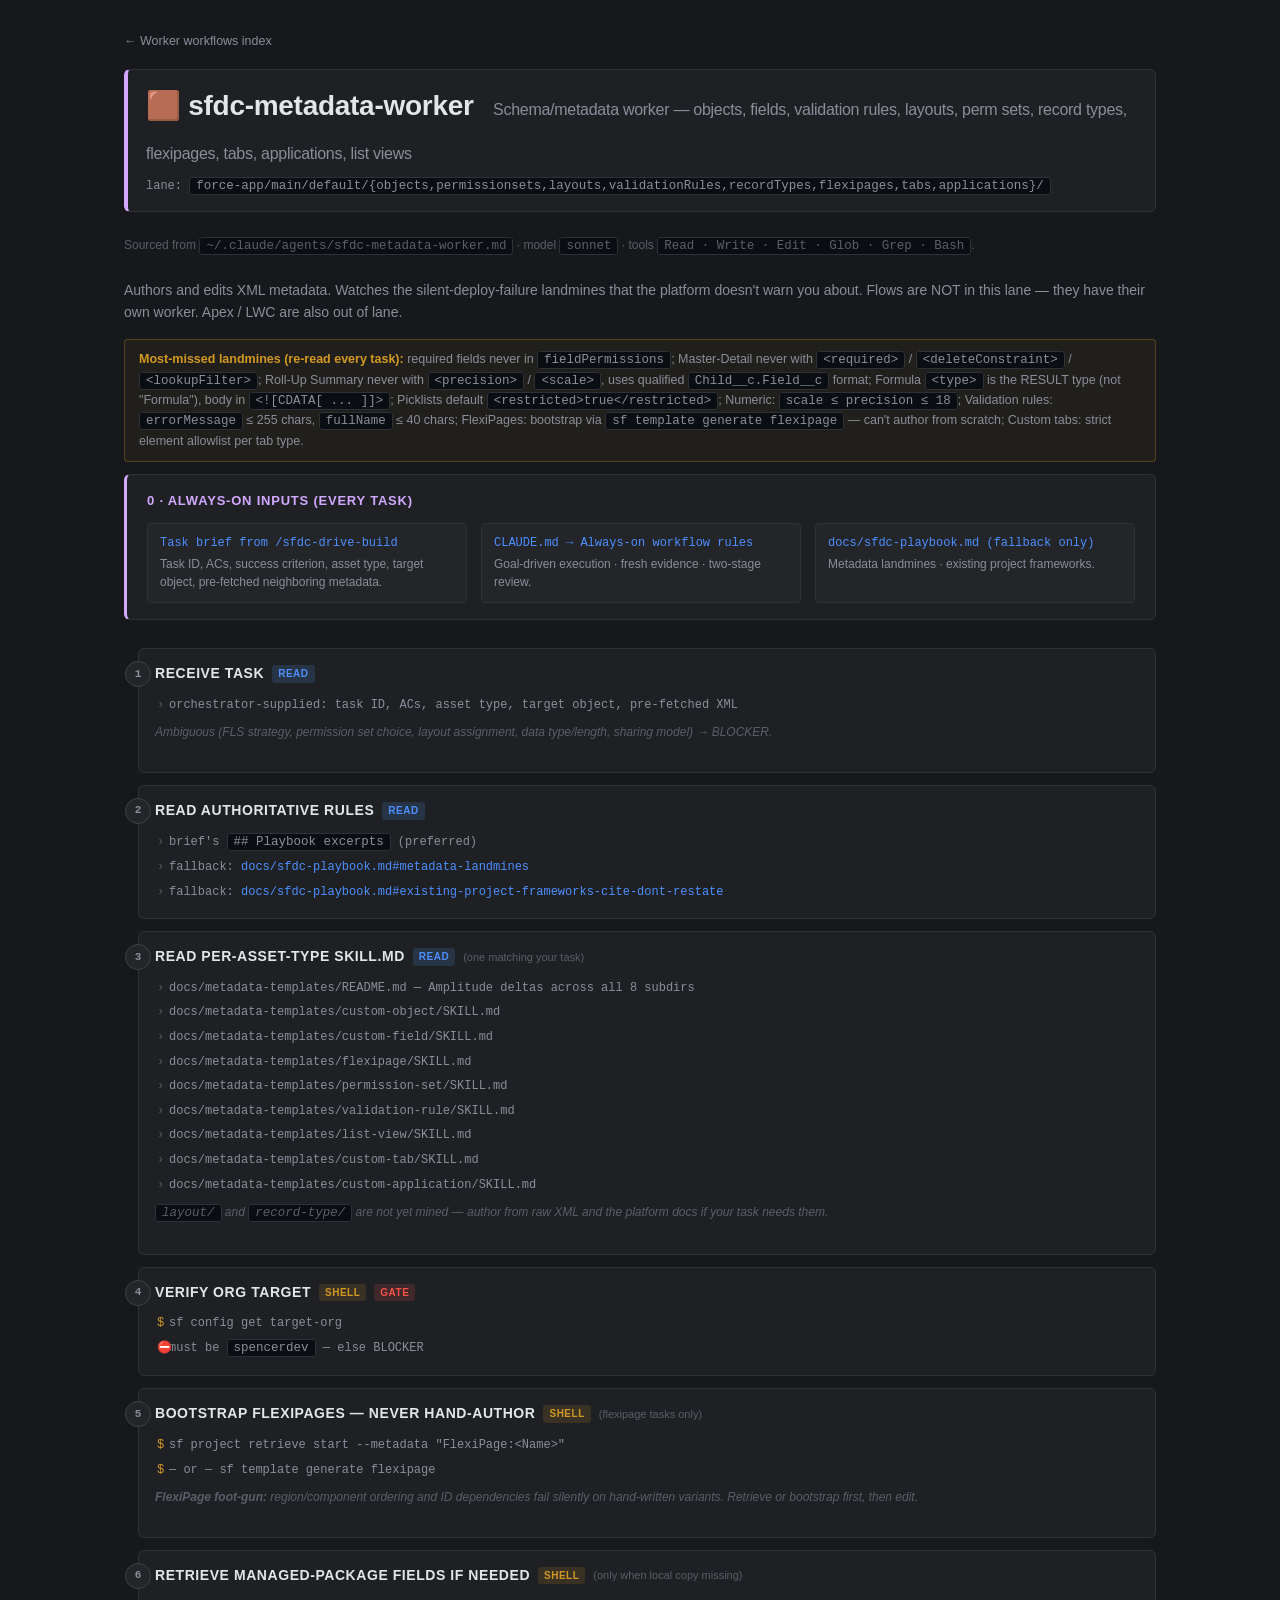
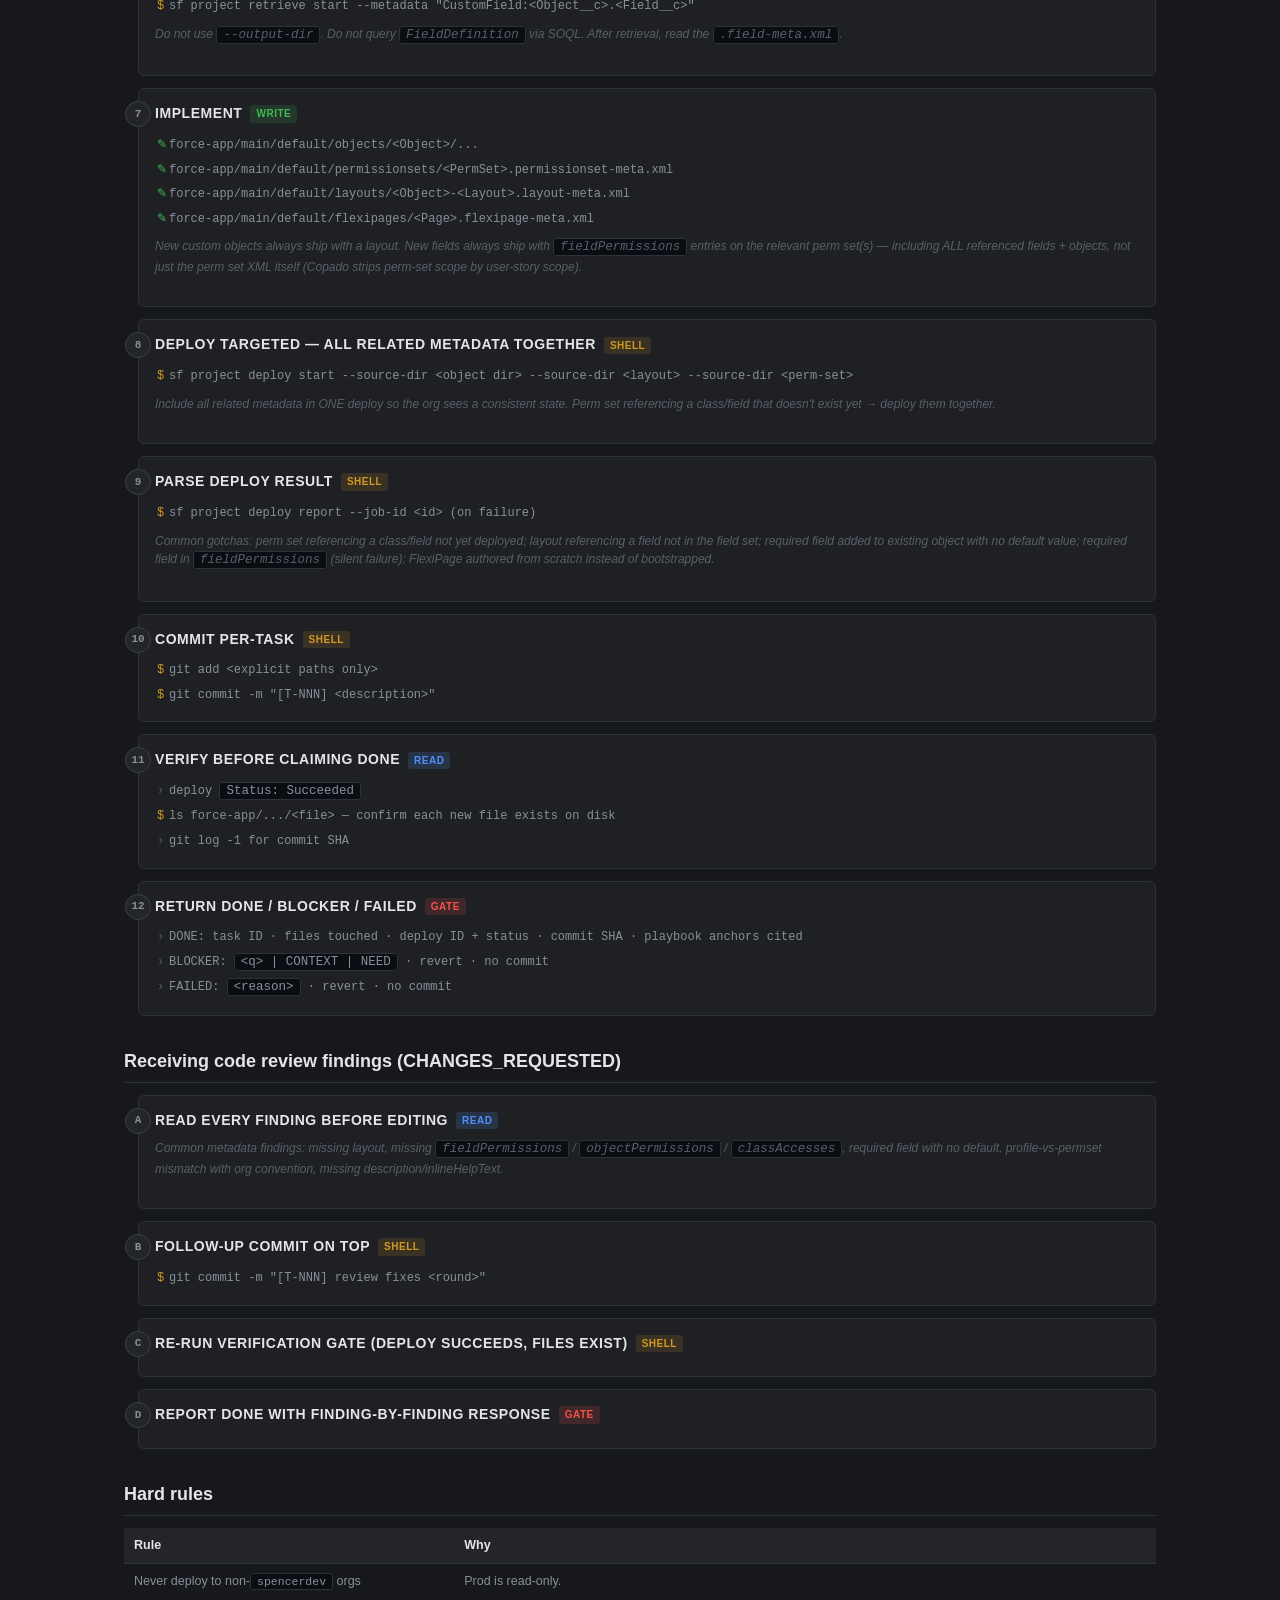
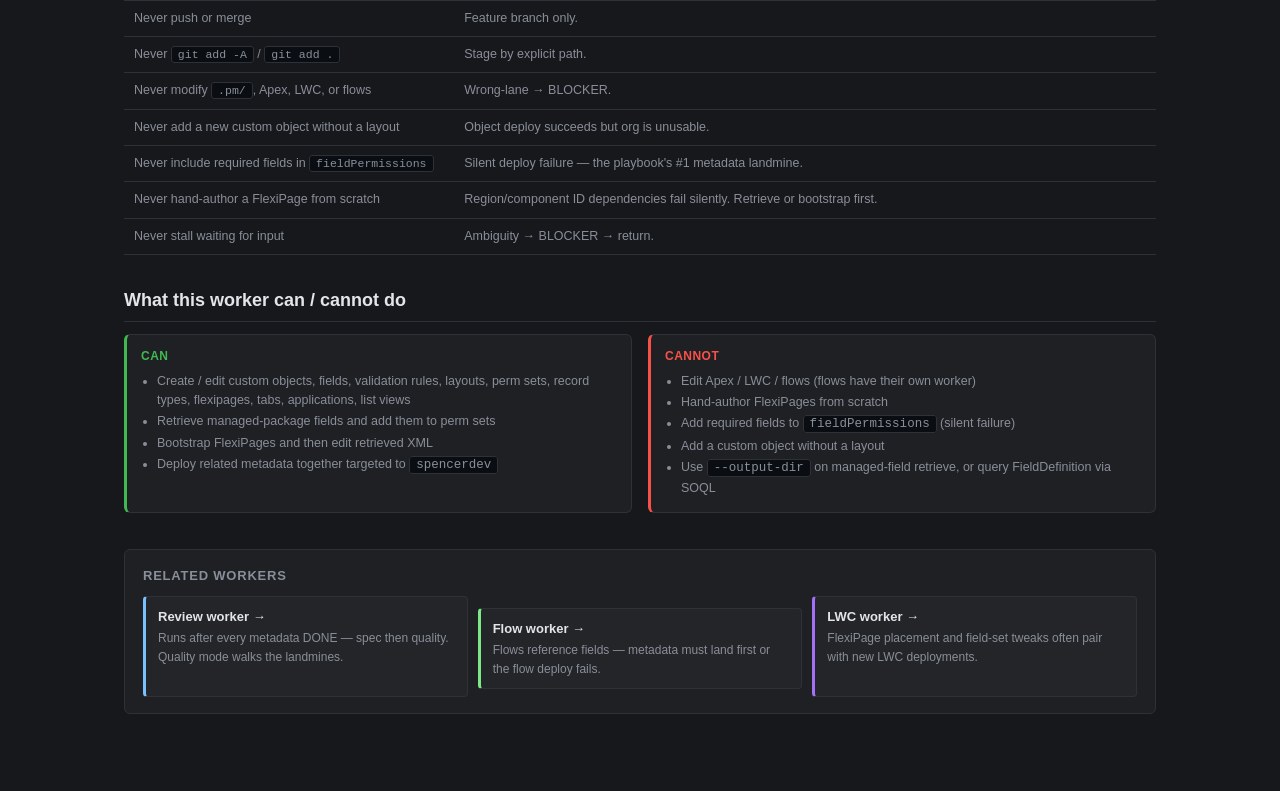
<file: worker-workflows/metadata.html>
<!doctype html>
<html lang="en">
    <head>
        <meta charset="utf-8" />
        <meta name="viewport" content="width=device-width, initial-scale=1" />
        <title>sfdc-metadata-worker — workflow</title>
        <link rel="stylesheet" href="styles.css" />
    </head>
    <body>
        <div class="breadcrumb"><a href="index.html">← Worker workflows index</a></div>

        <div class="lane-bar metadata">
            <h1>
                🟫 sfdc-metadata-worker
                <span class="sub"
                    >Schema/metadata worker — objects, fields, validation rules, layouts, perm sets, record types,
                    flexipages, tabs, applications, list views</span
                >
            </h1>
            <div class="lane">
                lane:
                <code
                    >force-app/main/default/{objects,permissionsets,layouts,validationRules,recordTypes,flexipages,tabs,applications}/</code
                >
            </div>
        </div>

        <div class="meta">
            Sourced from <code>~/.claude/agents/sfdc-metadata-worker.md</code> · model <code>sonnet</code> · tools
            <code>Read · Write · Edit · Glob · Grep · Bash</code>.
        </div>

        <p>
            Authors and edits XML metadata. Watches the silent-deploy-failure landmines that the platform doesn't warn
            you about. Flows are NOT in this lane — they have their own worker. Apex / LWC are also out of lane.
        </p>

        <div class="callout">
            <strong>Most-missed landmines (re-read every task):</strong> required fields never in
            <code>fieldPermissions</code>; Master-Detail never with <code>&lt;required&gt;</code> /
            <code>&lt;deleteConstraint&gt;</code> / <code>&lt;lookupFilter&gt;</code>; Roll-Up Summary never with
            <code>&lt;precision&gt;</code> / <code>&lt;scale&gt;</code>, uses qualified
            <code>Child__c.Field__c</code> format; Formula <code>&lt;type&gt;</code> is the RESULT type (not "Formula"),
            body in <code>&lt;![CDATA[ ... ]]&gt;</code>; Picklists default
            <code>&lt;restricted&gt;true&lt;/restricted&gt;</code>; Numeric: <code>scale ≤ precision ≤ 18</code>;
            Validation rules: <code>errorMessage</code> ≤ 255 chars, <code>fullName</code> ≤ 40 chars; FlexiPages:
            bootstrap via <code>sf template generate flexipage</code> — can't author from scratch; Custom tabs: strict
            element allowlist per tab type.
        </div>

        <div class="shared">
            <h2>0 · Always-on inputs (every task)</h2>
            <div class="shared-grid">
                <div class="shared-card">
                    <div class="file">Task brief from /sfdc-drive-build</div>
                    <div class="desc">
                        Task ID, ACs, success criterion, asset type, target object, pre-fetched neighboring metadata.
                    </div>
                </div>
                <div class="shared-card">
                    <div class="file">CLAUDE.md → Always-on workflow rules</div>
                    <div class="desc">Goal-driven execution · fresh evidence · two-stage review.</div>
                </div>
                <div class="shared-card">
                    <div class="file"><a href="../playbook.html">docs/sfdc-playbook.md</a> (fallback only)</div>
                    <div class="desc">Metadata landmines · existing project frameworks.</div>
                </div>
            </div>
        </div>

        <div class="flow">
            <div class="step" data-n="1">
                <h3>Receive task <span class="tag read">read</span></h3>
                <ul class="files">
                    <li>orchestrator-supplied: task ID, ACs, asset type, target object, pre-fetched XML</li>
                </ul>
                <p class="note">
                    Ambiguous (FLS strategy, permission set choice, layout assignment, data type/length, sharing model)
                    → BLOCKER.
                </p>
            </div>

            <div class="step" data-n="2">
                <h3>Read authoritative rules <span class="tag read">read</span></h3>
                <ul class="files">
                    <li>brief's <code>## Playbook excerpts</code> (preferred)</li>
                    <li>
                        fallback:
                        <a href="../playbook.html#metadata-landmines">docs/sfdc-playbook.md#metadata-landmines</a>
                    </li>
                    <li>
                        fallback:
                        <a href="../playbook.html#existing-project-frameworks-cite-dont-restate"
                            >docs/sfdc-playbook.md#existing-project-frameworks-cite-dont-restate</a
                        >
                    </li>
                </ul>
            </div>

            <div class="step" data-n="3">
                <h3>
                    Read per-asset-type SKILL.md <span class="tag read">read</span>
                    <span class="aside">(one matching your task)</span>
                </h3>
                <ul class="files">
                    <li>docs/metadata-templates/README.md — Amplitude deltas across all 8 subdirs</li>
                    <li>docs/metadata-templates/custom-object/SKILL.md</li>
                    <li>docs/metadata-templates/custom-field/SKILL.md</li>
                    <li>docs/metadata-templates/flexipage/SKILL.md</li>
                    <li>docs/metadata-templates/permission-set/SKILL.md</li>
                    <li>docs/metadata-templates/validation-rule/SKILL.md</li>
                    <li>docs/metadata-templates/list-view/SKILL.md</li>
                    <li>docs/metadata-templates/custom-tab/SKILL.md</li>
                    <li>docs/metadata-templates/custom-application/SKILL.md</li>
                </ul>
                <p class="note">
                    <code>layout/</code> and <code>record-type/</code> are not yet mined — author from raw XML and the
                    platform docs if your task needs them.
                </p>
            </div>

            <div class="step" data-n="4">
                <h3>Verify org target <span class="tag shell">shell</span> <span class="tag gate">gate</span></h3>
                <ul class="files">
                    <li class="shell">sf config get target-org</li>
                    <li class="gate">must be <code>spencerdev</code> — else BLOCKER</li>
                </ul>
            </div>

            <div class="step" data-n="5">
                <h3>
                    Bootstrap FlexiPages — never hand-author <span class="tag shell">shell</span>
                    <span class="aside">(flexipage tasks only)</span>
                </h3>
                <ul class="files">
                    <li class="shell">sf project retrieve start --metadata "FlexiPage:&lt;Name&gt;"</li>
                    <li class="shell">— or — sf template generate flexipage</li>
                </ul>
                <p class="note">
                    <strong>FlexiPage foot-gun:</strong> region/component ordering and ID dependencies fail silently on
                    hand-written variants. Retrieve or bootstrap first, then edit.
                </p>
            </div>

            <div class="step" data-n="6">
                <h3>
                    Retrieve managed-package fields if needed <span class="tag shell">shell</span>
                    <span class="aside">(only when local copy missing)</span>
                </h3>
                <ul class="files">
                    <li class="shell">
                        sf project retrieve start --metadata "CustomField:&lt;Object__c&gt;.&lt;Field__c&gt;"
                    </li>
                </ul>
                <p class="note">
                    Do not use <code>--output-dir</code>. Do not query <code>FieldDefinition</code> via SOQL. After
                    retrieval, read the <code>.field-meta.xml</code>.
                </p>
            </div>

            <div class="step" data-n="7">
                <h3>Implement <span class="tag write">write</span></h3>
                <ul class="files">
                    <li class="write">force-app/main/default/objects/&lt;Object&gt;/...</li>
                    <li class="write">force-app/main/default/permissionsets/&lt;PermSet&gt;.permissionset-meta.xml</li>
                    <li class="write">force-app/main/default/layouts/&lt;Object&gt;-&lt;Layout&gt;.layout-meta.xml</li>
                    <li class="write">force-app/main/default/flexipages/&lt;Page&gt;.flexipage-meta.xml</li>
                </ul>
                <p class="note">
                    New custom objects always ship with a layout. New fields always ship with
                    <code>fieldPermissions</code>
                    entries on the relevant perm set(s) — including ALL referenced fields + objects, not just the perm
                    set XML itself (Copado strips perm-set scope by user-story scope).
                </p>
            </div>

            <div class="step" data-n="8">
                <h3>Deploy targeted — all related metadata together <span class="tag shell">shell</span></h3>
                <ul class="files">
                    <li class="shell">
                        sf project deploy start --source-dir &lt;object dir&gt; --source-dir &lt;layout&gt; --source-dir
                        &lt;perm-set&gt;
                    </li>
                </ul>
                <p class="note">
                    Include all related metadata in ONE deploy so the org sees a consistent state. Perm set referencing
                    a class/field that doesn't exist yet → deploy them together.
                </p>
            </div>

            <div class="step" data-n="9">
                <h3>Parse deploy result <span class="tag shell">shell</span></h3>
                <ul class="files">
                    <li class="shell">sf project deploy report --job-id &lt;id&gt; (on failure)</li>
                </ul>
                <p class="note">
                    Common gotchas: perm set referencing a class/field not yet deployed; layout referencing a field not
                    in the field set; required field added to existing object with no default value; required field in
                    <code>fieldPermissions</code> (silent failure); FlexiPage authored from scratch instead of
                    bootstrapped.
                </p>
            </div>

            <div class="step" data-n="10">
                <h3>Commit per-task <span class="tag shell">shell</span></h3>
                <ul class="files">
                    <li class="shell">git add &lt;explicit paths only&gt;</li>
                    <li class="shell">git commit -m "[T-NNN] &lt;description&gt;"</li>
                </ul>
            </div>

            <div class="step" data-n="11">
                <h3>Verify before claiming DONE <span class="tag read">read</span></h3>
                <ul class="files">
                    <li>deploy <code>Status: Succeeded</code></li>
                    <li class="shell">ls force-app/.../&lt;file&gt; — confirm each new file exists on disk</li>
                    <li>git log -1 for commit SHA</li>
                </ul>
            </div>

            <div class="step" data-n="12">
                <h3>Return DONE / BLOCKER / FAILED <span class="tag gate">gate</span></h3>
                <ul class="files">
                    <li>DONE: task ID · files touched · deploy ID + status · commit SHA · playbook anchors cited</li>
                    <li>BLOCKER: <code>&lt;q&gt; | CONTEXT | NEED</code> · revert · no commit</li>
                    <li>FAILED: <code>&lt;reason&gt;</code> · revert · no commit</li>
                </ul>
            </div>
        </div>

        <h2>Receiving code review findings (CHANGES_REQUESTED)</h2>
        <div class="flow">
            <div class="step" data-n="A">
                <h3>Read every finding before editing <span class="tag read">read</span></h3>
                <p class="note">
                    Common metadata findings: missing layout, missing <code>fieldPermissions</code> /
                    <code>objectPermissions</code> / <code>classAccesses</code>, required field with no default,
                    profile-vs-permset mismatch with org convention, missing description/inlineHelpText.
                </p>
            </div>
            <div class="step" data-n="B">
                <h3>Follow-up commit on top <span class="tag shell">shell</span></h3>
                <ul class="files">
                    <li class="shell">git commit -m "[T-NNN] review fixes &lt;round&gt;"</li>
                </ul>
            </div>
            <div class="step" data-n="C">
                <h3>Re-run verification gate (deploy succeeds, files exist) <span class="tag shell">shell</span></h3>
            </div>
            <div class="step" data-n="D">
                <h3>Report DONE with finding-by-finding response <span class="tag gate">gate</span></h3>
            </div>
        </div>

        <h2>Hard rules</h2>
        <table>
            <tr>
                <th style="width: 32%">Rule</th>
                <th>Why</th>
            </tr>
            <tr>
                <td>Never deploy to non-<code>spencerdev</code> orgs</td>
                <td>Prod is read-only.</td>
            </tr>
            <tr>
                <td>Never push or merge</td>
                <td>Feature branch only.</td>
            </tr>
            <tr>
                <td>Never <code>git add -A</code> / <code>git add .</code></td>
                <td>Stage by explicit path.</td>
            </tr>
            <tr>
                <td>Never modify <code>.pm/</code>, Apex, LWC, or flows</td>
                <td>Wrong-lane → BLOCKER.</td>
            </tr>
            <tr>
                <td>Never add a new custom object without a layout</td>
                <td>Object deploy succeeds but org is unusable.</td>
            </tr>
            <tr>
                <td>Never include required fields in <code>fieldPermissions</code></td>
                <td>Silent deploy failure — the playbook's #1 metadata landmine.</td>
            </tr>
            <tr>
                <td>Never hand-author a FlexiPage from scratch</td>
                <td>Region/component ID dependencies fail silently. Retrieve or bootstrap first.</td>
            </tr>
            <tr>
                <td>Never stall waiting for input</td>
                <td>Ambiguity → BLOCKER → return.</td>
            </tr>
        </table>

        <h2>What this worker can / cannot do</h2>
        <div class="cando">
            <div class="cando-card can">
                <h3>Can</h3>
                <ul>
                    <li>
                        Create / edit custom objects, fields, validation rules, layouts, perm sets, record types,
                        flexipages, tabs, applications, list views
                    </li>
                    <li>Retrieve managed-package fields and add them to perm sets</li>
                    <li>Bootstrap FlexiPages and then edit retrieved XML</li>
                    <li>Deploy related metadata together targeted to <code>spencerdev</code></li>
                </ul>
            </div>
            <div class="cando-card cannot">
                <h3>Cannot</h3>
                <ul>
                    <li>Edit Apex / LWC / flows (flows have their own worker)</li>
                    <li>Hand-author FlexiPages from scratch</li>
                    <li>Add required fields to <code>fieldPermissions</code> (silent failure)</li>
                    <li>Add a custom object without a layout</li>
                    <li>Use <code>--output-dir</code> on managed-field retrieve, or query FieldDefinition via SOQL</li>
                </ul>
            </div>
        </div>

        <div class="related">
            <h2>Related workers</h2>
            <div class="related-grid">
                <a class="related-card review" href="review.html">
                    <div class="name">Review worker →</div>
                    <div class="why">
                        Runs after every metadata DONE — spec then quality. Quality mode walks the landmines.
                    </div>
                </a>
                <a class="related-card flow" href="flow.html">
                    <div class="name">Flow worker →</div>
                    <div class="why">Flows reference fields — metadata must land first or the flow deploy fails.</div>
                </a>
                <a class="related-card lwc" href="lwc.html">
                    <div class="name">LWC worker →</div>
                    <div class="why">FlexiPage placement and field-set tweaks often pair with new LWC deployments.</div>
                </a>
            </div>
        </div>
    </body>
</html>
</file>
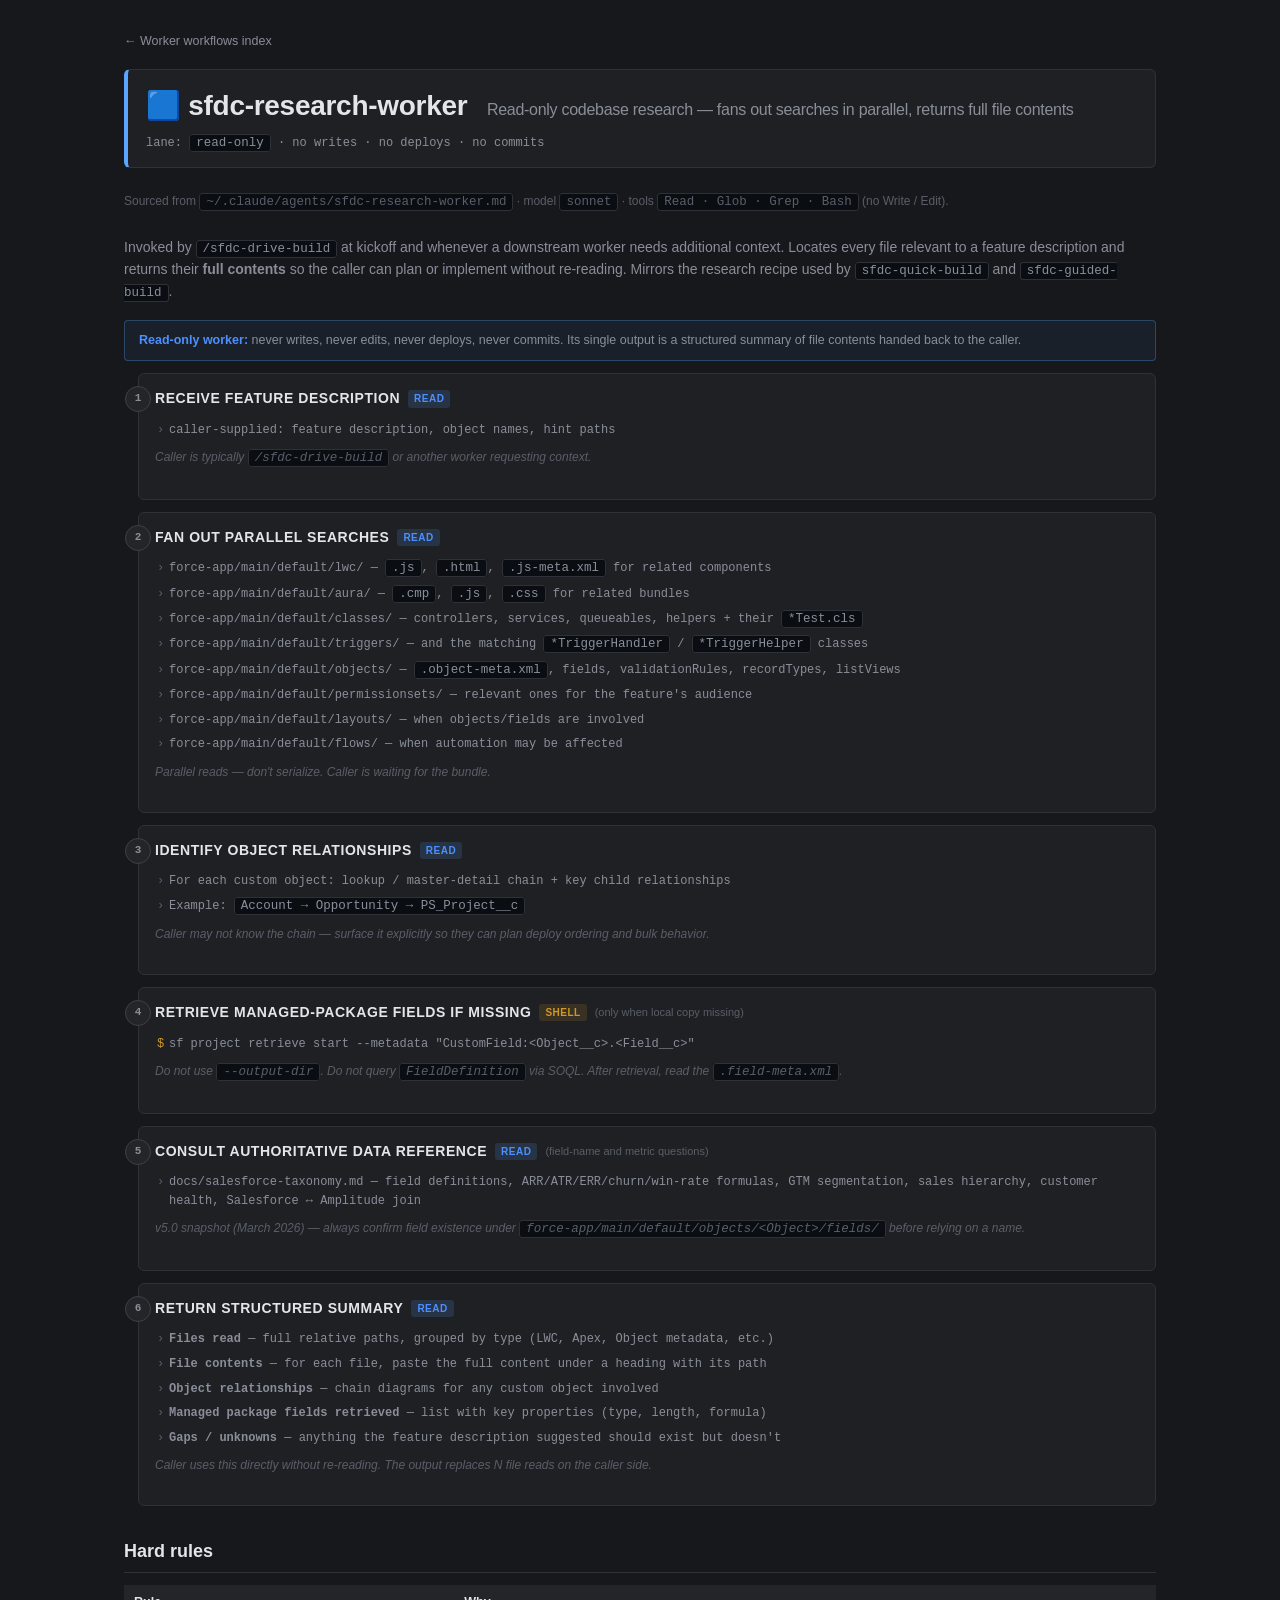
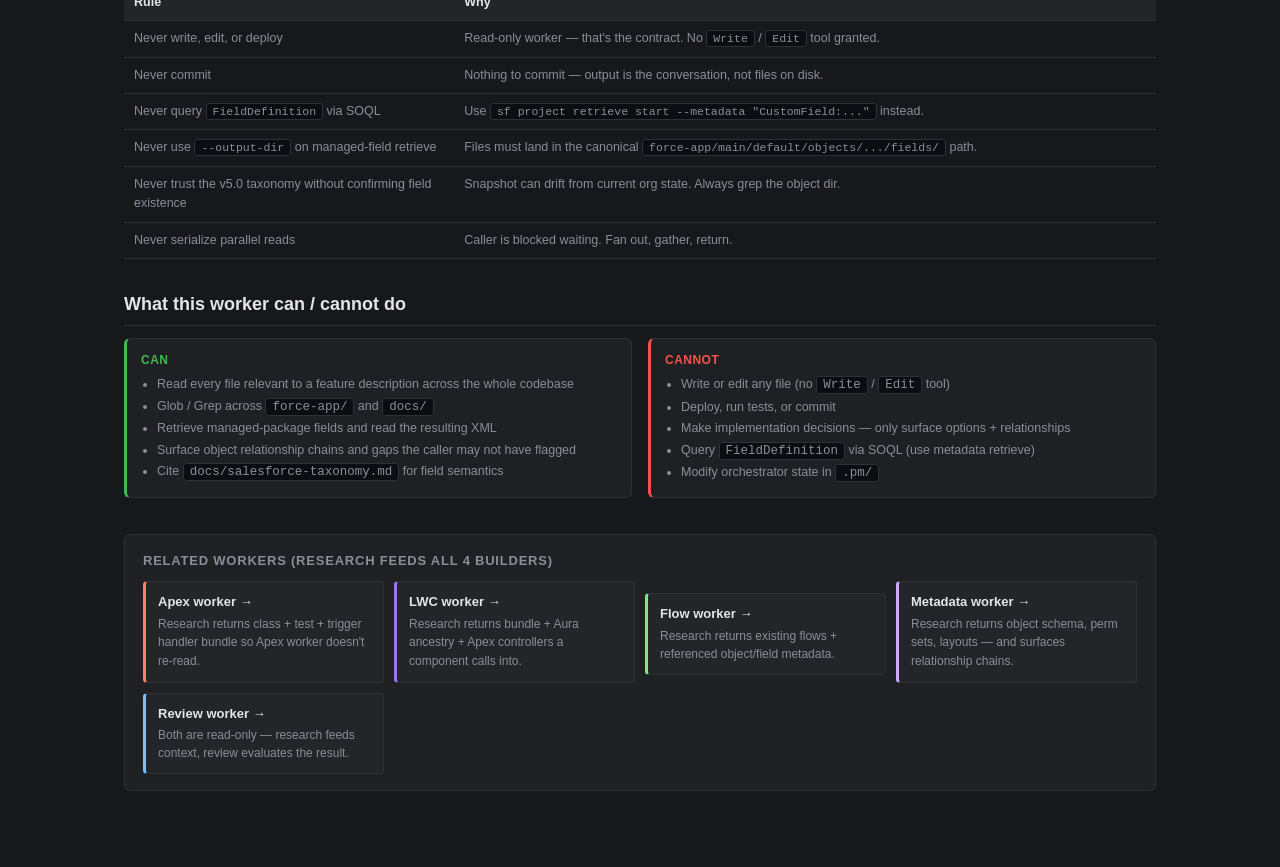
<file: worker-workflows/research.html>
<!doctype html>
<html lang="en">
    <head>
        <meta charset="utf-8" />
        <meta name="viewport" content="width=device-width, initial-scale=1" />
        <title>sfdc-research-worker — workflow</title>
        <link rel="stylesheet" href="styles.css" />
    </head>
    <body>
        <div class="breadcrumb"><a href="index.html">← Worker workflows index</a></div>

        <div class="lane-bar research">
            <h1>
                🟦 sfdc-research-worker
                <span class="sub"
                    >Read-only codebase research — fans out searches in parallel, returns full file contents</span
                >
            </h1>
            <div class="lane">lane: <code>read-only</code> · no writes · no deploys · no commits</div>
        </div>

        <div class="meta">
            Sourced from <code>~/.claude/agents/sfdc-research-worker.md</code> · model <code>sonnet</code> · tools
            <code>Read · Glob · Grep · Bash</code> (no Write / Edit).
        </div>

        <p>
            Invoked by <code>/sfdc-drive-build</code> at kickoff and whenever a downstream worker needs additional
            context. Locates every file relevant to a feature description and returns their <b>full contents</b> so the
            caller can plan or implement without re-reading. Mirrors the research recipe used by
            <code>sfdc-quick-build</code> and <code>sfdc-guided-build</code>.
        </p>

        <div class="callout read-only">
            <strong>Read-only worker:</strong> never writes, never edits, never deploys, never commits. Its single
            output is a structured summary of file contents handed back to the caller.
        </div>

        <div class="flow">
            <div class="step" data-n="1">
                <h3>Receive feature description <span class="tag read">read</span></h3>
                <ul class="files">
                    <li>caller-supplied: feature description, object names, hint paths</li>
                </ul>
                <p class="note">
                    Caller is typically <code>/sfdc-drive-build</code> or another worker requesting context.
                </p>
            </div>

            <div class="step" data-n="2">
                <h3>Fan out parallel searches <span class="tag read">read</span></h3>
                <ul class="files">
                    <li>
                        force-app/main/default/lwc/ — <code>.js</code>, <code>.html</code>,
                        <code>.js-meta.xml</code> for related components
                    </li>
                    <li>
                        force-app/main/default/aura/ — <code>.cmp</code>, <code>.js</code>, <code>.css</code> for
                        related bundles
                    </li>
                    <li>
                        force-app/main/default/classes/ — controllers, services, queueables, helpers + their
                        <code>*Test.cls</code>
                    </li>
                    <li>
                        force-app/main/default/triggers/ — and the matching <code>*TriggerHandler</code> /
                        <code>*TriggerHelper</code> classes
                    </li>
                    <li>
                        force-app/main/default/objects/ — <code>.object-meta.xml</code>, fields, validationRules,
                        recordTypes, listViews
                    </li>
                    <li>force-app/main/default/permissionsets/ — relevant ones for the feature's audience</li>
                    <li>force-app/main/default/layouts/ — when objects/fields are involved</li>
                    <li>force-app/main/default/flows/ — when automation may be affected</li>
                </ul>
                <p class="note">Parallel reads — don't serialize. Caller is waiting for the bundle.</p>
            </div>

            <div class="step" data-n="3">
                <h3>Identify object relationships <span class="tag read">read</span></h3>
                <ul class="files">
                    <li>For each custom object: lookup / master-detail chain + key child relationships</li>
                    <li>Example: <code>Account → Opportunity → PS_Project__c</code></li>
                </ul>
                <p class="note">
                    Caller may not know the chain — surface it explicitly so they can plan deploy ordering and bulk
                    behavior.
                </p>
            </div>

            <div class="step" data-n="4">
                <h3>
                    Retrieve managed-package fields if missing <span class="tag shell">shell</span>
                    <span class="aside">(only when local copy missing)</span>
                </h3>
                <ul class="files">
                    <li class="shell">
                        sf project retrieve start --metadata "CustomField:&lt;Object__c&gt;.&lt;Field__c&gt;"
                    </li>
                </ul>
                <p class="note">
                    Do not use <code>--output-dir</code>. Do not query <code>FieldDefinition</code> via SOQL. After
                    retrieval, read the <code>.field-meta.xml</code>.
                </p>
            </div>

            <div class="step" data-n="5">
                <h3>
                    Consult authoritative data reference <span class="tag read">read</span>
                    <span class="aside">(field-name and metric questions)</span>
                </h3>
                <ul class="files">
                    <li>
                        docs/salesforce-taxonomy.md — field definitions, ARR/ATR/ERR/churn/win-rate formulas, GTM
                        segmentation, sales hierarchy, customer health, Salesforce ↔ Amplitude join
                    </li>
                </ul>
                <p class="note">
                    v5.0 snapshot (March 2026) — always confirm field existence under
                    <code>force-app/main/default/objects/&lt;Object&gt;/fields/</code> before relying on a name.
                </p>
            </div>

            <div class="step" data-n="6">
                <h3>Return structured summary <span class="tag read">read</span></h3>
                <ul class="files">
                    <li><b>Files read</b> — full relative paths, grouped by type (LWC, Apex, Object metadata, etc.)</li>
                    <li><b>File contents</b> — for each file, paste the full content under a heading with its path</li>
                    <li><b>Object relationships</b> — chain diagrams for any custom object involved</li>
                    <li><b>Managed package fields retrieved</b> — list with key properties (type, length, formula)</li>
                    <li>
                        <b>Gaps / unknowns</b> — anything the feature description suggested should exist but doesn't
                    </li>
                </ul>
                <p class="note">
                    Caller uses this directly without re-reading. The output replaces N file reads on the caller side.
                </p>
            </div>
        </div>

        <h2>Hard rules</h2>
        <table>
            <tr>
                <th style="width: 32%">Rule</th>
                <th>Why</th>
            </tr>
            <tr>
                <td>Never write, edit, or deploy</td>
                <td>Read-only worker — that's the contract. No <code>Write</code> / <code>Edit</code> tool granted.</td>
            </tr>
            <tr>
                <td>Never commit</td>
                <td>Nothing to commit — output is the conversation, not files on disk.</td>
            </tr>
            <tr>
                <td>Never query <code>FieldDefinition</code> via SOQL</td>
                <td>Use <code>sf project retrieve start --metadata "CustomField:..."</code> instead.</td>
            </tr>
            <tr>
                <td>Never use <code>--output-dir</code> on managed-field retrieve</td>
                <td>Files must land in the canonical <code>force-app/main/default/objects/.../fields/</code> path.</td>
            </tr>
            <tr>
                <td>Never trust the v5.0 taxonomy without confirming field existence</td>
                <td>Snapshot can drift from current org state. Always grep the object dir.</td>
            </tr>
            <tr>
                <td>Never serialize parallel reads</td>
                <td>Caller is blocked waiting. Fan out, gather, return.</td>
            </tr>
        </table>

        <h2>What this worker can / cannot do</h2>
        <div class="cando">
            <div class="cando-card can">
                <h3>Can</h3>
                <ul>
                    <li>Read every file relevant to a feature description across the whole codebase</li>
                    <li>Glob / Grep across <code>force-app/</code> and <code>docs/</code></li>
                    <li>Retrieve managed-package fields and read the resulting XML</li>
                    <li>Surface object relationship chains and gaps the caller may not have flagged</li>
                    <li>Cite <code>docs/salesforce-taxonomy.md</code> for field semantics</li>
                </ul>
            </div>
            <div class="cando-card cannot">
                <h3>Cannot</h3>
                <ul>
                    <li>Write or edit any file (no <code>Write</code> / <code>Edit</code> tool)</li>
                    <li>Deploy, run tests, or commit</li>
                    <li>Make implementation decisions — only surface options + relationships</li>
                    <li>Query <code>FieldDefinition</code> via SOQL (use metadata retrieve)</li>
                    <li>Modify orchestrator state in <code>.pm/</code></li>
                </ul>
            </div>
        </div>

        <div class="related">
            <h2>Related workers (research feeds all 4 builders)</h2>
            <div class="related-grid">
                <a class="related-card apex" href="apex.html">
                    <div class="name">Apex worker →</div>
                    <div class="why">
                        Research returns class + test + trigger handler bundle so Apex worker doesn't re-read.
                    </div>
                </a>
                <a class="related-card lwc" href="lwc.html">
                    <div class="name">LWC worker →</div>
                    <div class="why">
                        Research returns bundle + Aura ancestry + Apex controllers a component calls into.
                    </div>
                </a>
                <a class="related-card flow" href="flow.html">
                    <div class="name">Flow worker →</div>
                    <div class="why">Research returns existing flows + referenced object/field metadata.</div>
                </a>
                <a class="related-card metadata" href="metadata.html">
                    <div class="name">Metadata worker →</div>
                    <div class="why">
                        Research returns object schema, perm sets, layouts — and surfaces relationship chains.
                    </div>
                </a>
                <a class="related-card review" href="review.html">
                    <div class="name">Review worker →</div>
                    <div class="why">Both are read-only — research feeds context, review evaluates the result.</div>
                </a>
            </div>
        </div>
    </body>
</html>
</file>
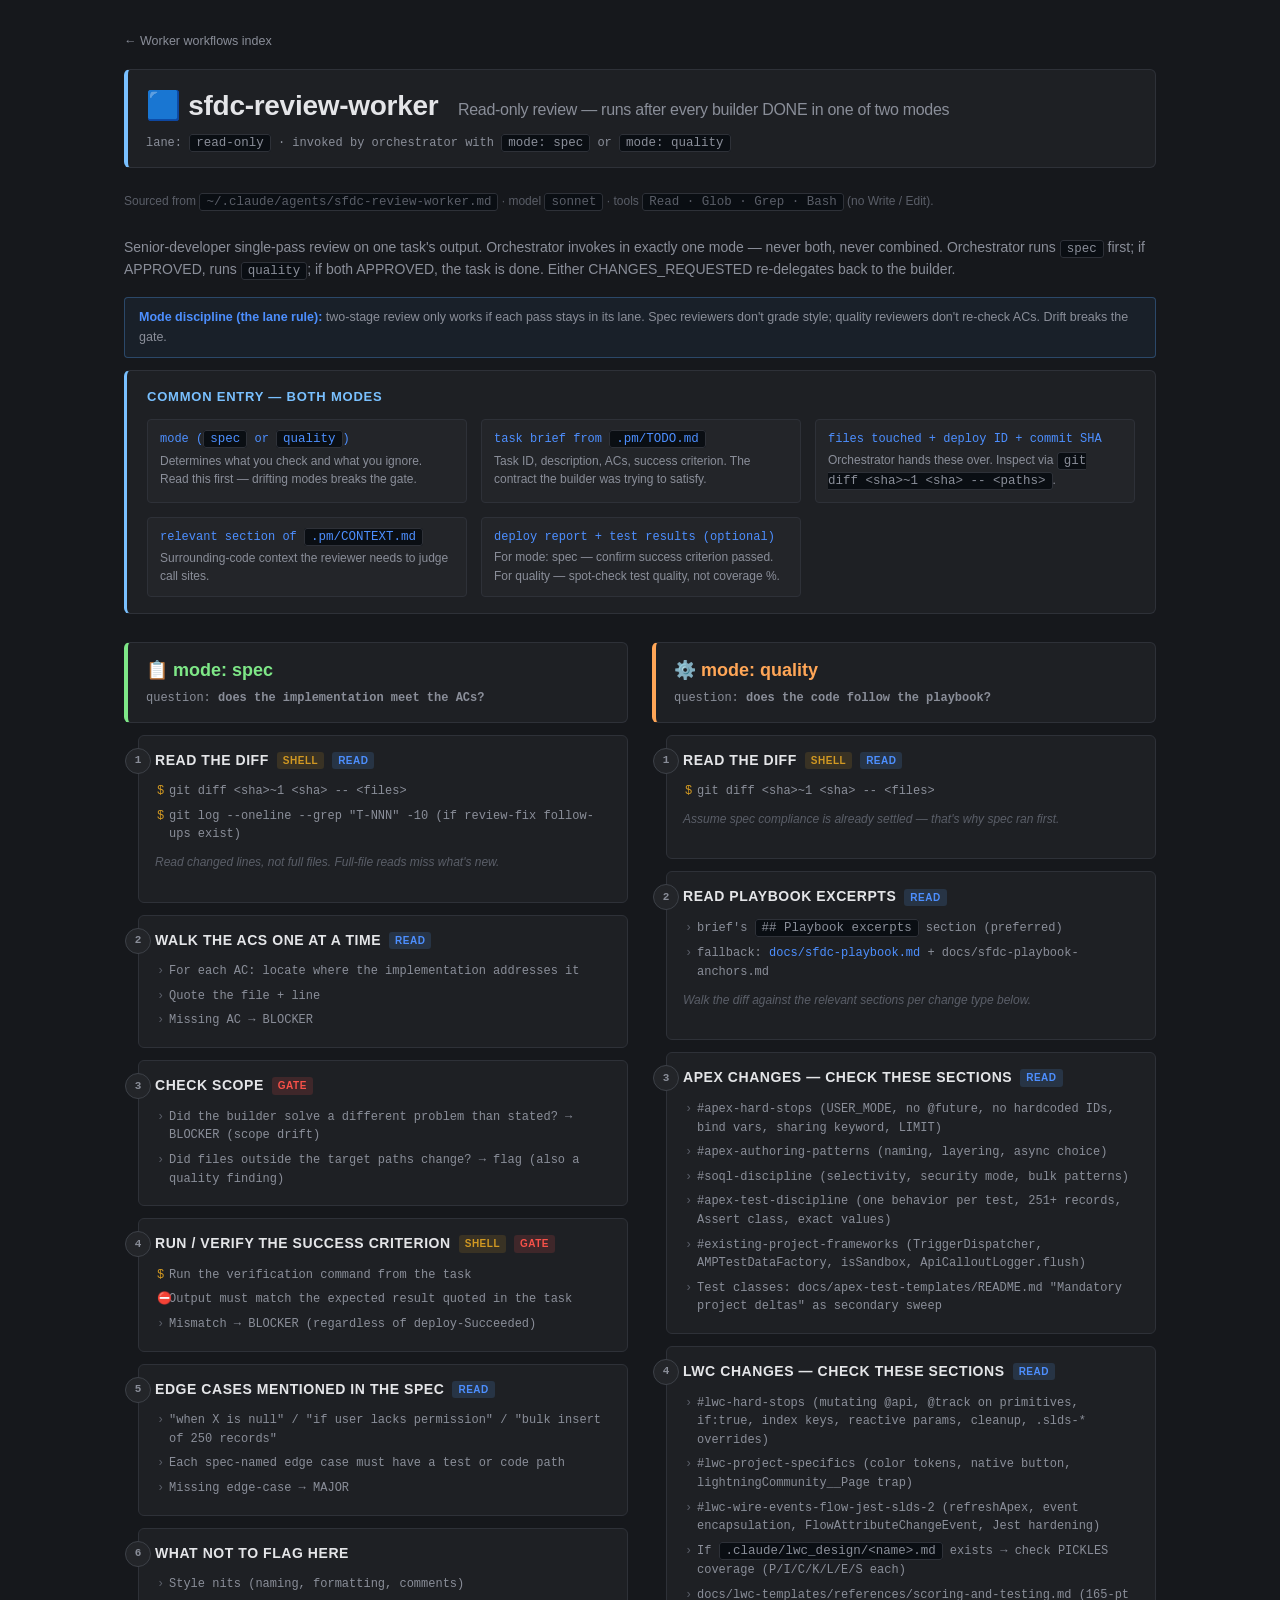
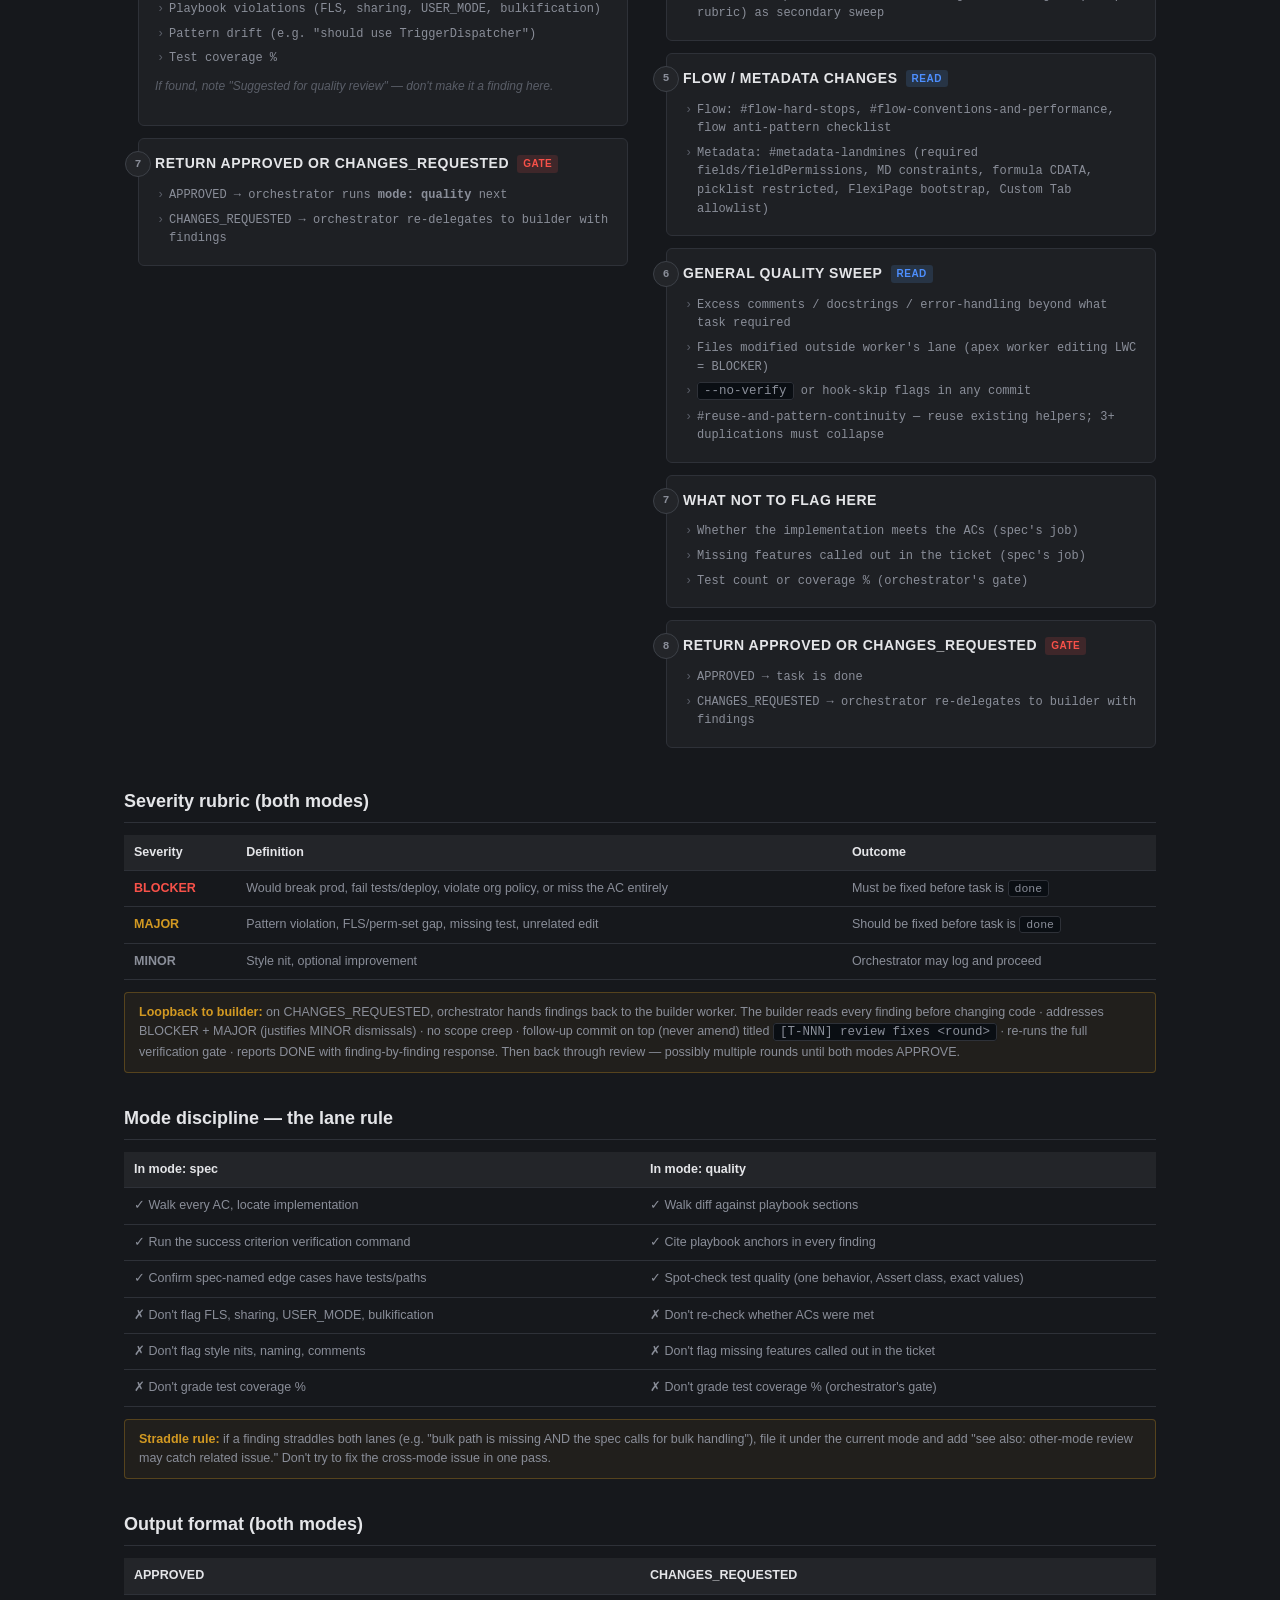
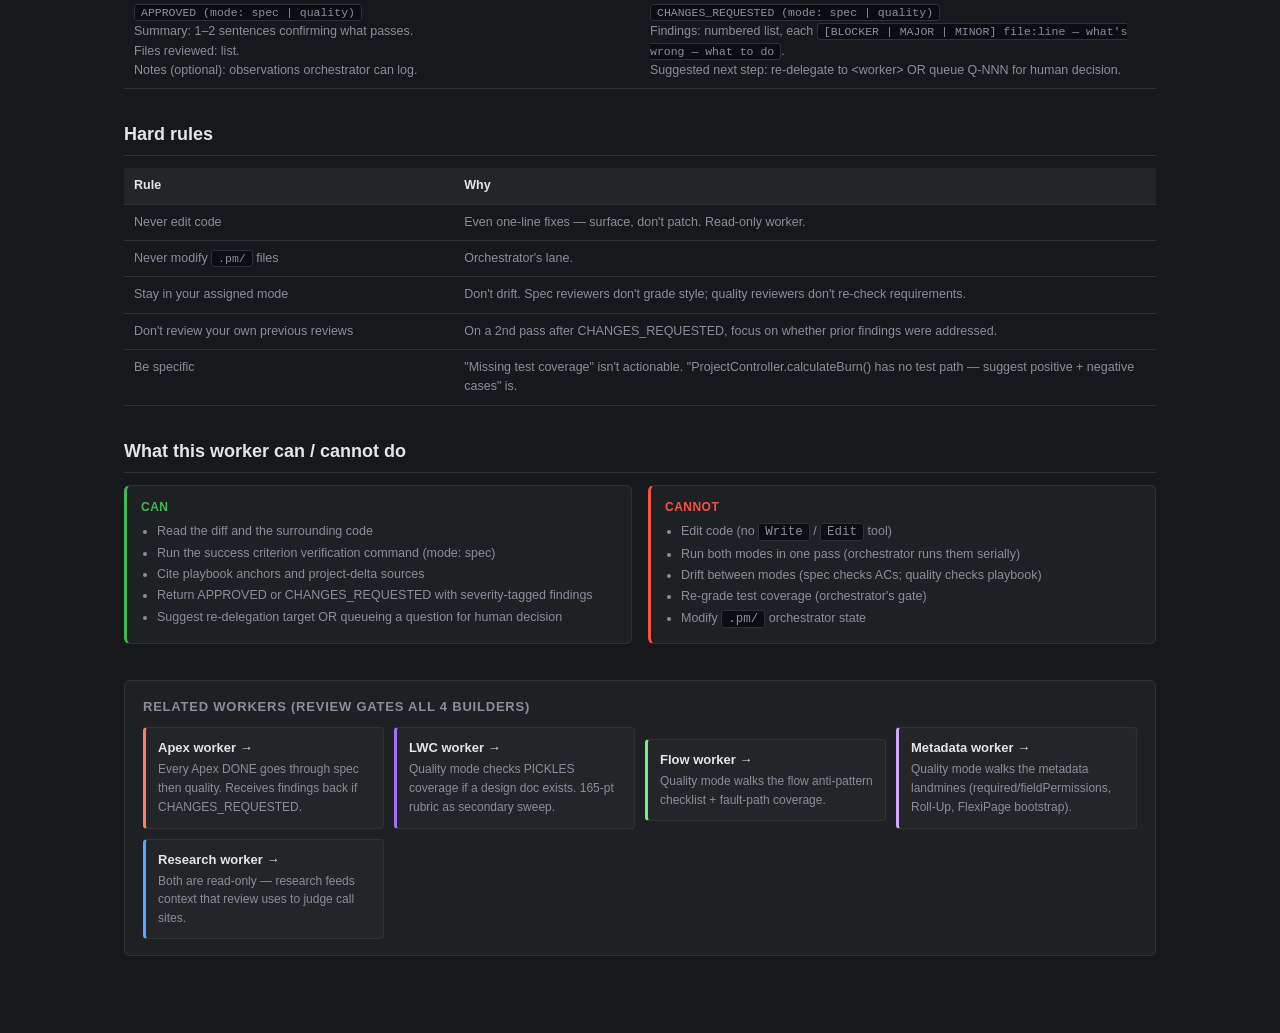
<file: worker-workflows/review.html>
<!doctype html>
<html lang="en">
    <head>
        <meta charset="utf-8" />
        <meta name="viewport" content="width=device-width, initial-scale=1" />
        <title>sfdc-review-worker — workflow</title>
        <link rel="stylesheet" href="styles.css" />
    </head>
    <body>
        <div class="breadcrumb"><a href="index.html">← Worker workflows index</a></div>

        <div class="lane-bar review">
            <h1>
                🟦 sfdc-review-worker
                <span class="sub">Read-only review — runs after every builder DONE in one of two modes</span>
            </h1>
            <div class="lane">
                lane: <code>read-only</code> · invoked by orchestrator with <code>mode: spec</code> or
                <code>mode: quality</code>
            </div>
        </div>

        <div class="meta">
            Sourced from <code>~/.claude/agents/sfdc-review-worker.md</code> · model <code>sonnet</code> · tools
            <code>Read · Glob · Grep · Bash</code> (no Write / Edit).
        </div>

        <p>
            Senior-developer single-pass review on one task's output. Orchestrator invokes in exactly one mode — never
            both, never combined. Orchestrator runs <code>spec</code> first; if APPROVED, runs <code>quality</code>; if
            both APPROVED, the task is done. Either CHANGES_REQUESTED re-delegates back to the builder.
        </p>

        <div class="callout read-only">
            <strong>Mode discipline (the lane rule):</strong> two-stage review only works if each pass stays in its
            lane. Spec reviewers don't grade style; quality reviewers don't re-check ACs. Drift breaks the gate.
        </div>

        <div class="shared" style="border-left-color: var(--review)">
            <h2 style="color: var(--review)">Common entry — both modes</h2>
            <div class="shared-grid">
                <div class="shared-card">
                    <div class="file">mode (<code>spec</code> or <code>quality</code>)</div>
                    <div class="desc">
                        Determines what you check and what you ignore. Read this first — drifting modes breaks the gate.
                    </div>
                </div>
                <div class="shared-card">
                    <div class="file">task brief from <code>.pm/TODO.md</code></div>
                    <div class="desc">
                        Task ID, description, ACs, success criterion. The contract the builder was trying to satisfy.
                    </div>
                </div>
                <div class="shared-card">
                    <div class="file">files touched + deploy ID + commit SHA</div>
                    <div class="desc">
                        Orchestrator hands these over. Inspect via
                        <code>git diff &lt;sha&gt;~1 &lt;sha&gt; -- &lt;paths&gt;</code>.
                    </div>
                </div>
                <div class="shared-card">
                    <div class="file">relevant section of <code>.pm/CONTEXT.md</code></div>
                    <div class="desc">Surrounding-code context the reviewer needs to judge call sites.</div>
                </div>
                <div class="shared-card">
                    <div class="file">deploy report + test results (optional)</div>
                    <div class="desc">
                        For mode: spec — confirm success criterion passed. For quality — spot-check test quality, not
                        coverage %.
                    </div>
                </div>
            </div>
        </div>

        <div class="flow two-col">
            <!-- mode: spec -->
            <div>
                <div class="col-head spec">
                    <h2>📋 mode: spec</h2>
                    <div class="lane">question: <b>does the implementation meet the ACs?</b></div>
                </div>

                <div class="flow">
                    <div class="step" data-n="1">
                        <h3>Read the diff <span class="tag shell">shell</span> <span class="tag read">read</span></h3>
                        <ul class="files">
                            <li class="shell">git diff &lt;sha&gt;~1 &lt;sha&gt; -- &lt;files&gt;</li>
                            <li class="shell">git log --oneline --grep "T-NNN" -10 (if review-fix follow-ups exist)</li>
                        </ul>
                        <p class="note">Read changed lines, not full files. Full-file reads miss what's new.</p>
                    </div>

                    <div class="step" data-n="2">
                        <h3>Walk the ACs one at a time <span class="tag read">read</span></h3>
                        <ul class="files">
                            <li>For each AC: locate where the implementation addresses it</li>
                            <li>Quote the file + line</li>
                            <li>Missing AC → BLOCKER</li>
                        </ul>
                    </div>

                    <div class="step" data-n="3">
                        <h3>Check scope <span class="tag gate">gate</span></h3>
                        <ul class="files">
                            <li>Did the builder solve a different problem than stated? → BLOCKER (scope drift)</li>
                            <li>Did files outside the target paths change? → flag (also a quality finding)</li>
                        </ul>
                    </div>

                    <div class="step" data-n="4">
                        <h3>
                            Run / verify the success criterion <span class="tag shell">shell</span>
                            <span class="tag gate">gate</span>
                        </h3>
                        <ul class="files">
                            <li class="shell">Run the verification command from the task</li>
                            <li class="gate">Output must match the expected result quoted in the task</li>
                            <li>Mismatch → BLOCKER (regardless of deploy-Succeeded)</li>
                        </ul>
                    </div>

                    <div class="step" data-n="5">
                        <h3>Edge cases mentioned in the spec <span class="tag read">read</span></h3>
                        <ul class="files">
                            <li>"when X is null" / "if user lacks permission" / "bulk insert of 250 records"</li>
                            <li>Each spec-named edge case must have a test or code path</li>
                            <li>Missing edge-case → MAJOR</li>
                        </ul>
                    </div>

                    <div class="step" data-n="6">
                        <h3>What NOT to flag here</h3>
                        <ul class="files">
                            <li>Style nits (naming, formatting, comments)</li>
                            <li>Playbook violations (FLS, sharing, USER_MODE, bulkification)</li>
                            <li>Pattern drift (e.g. "should use TriggerDispatcher")</li>
                            <li>Test coverage %</li>
                        </ul>
                        <p class="note">
                            If found, note "Suggested for quality review" — don't make it a finding here.
                        </p>
                    </div>

                    <div class="step" data-n="7">
                        <h3>Return APPROVED or CHANGES_REQUESTED <span class="tag gate">gate</span></h3>
                        <ul class="files">
                            <li>APPROVED → orchestrator runs <b>mode: quality</b> next</li>
                            <li>CHANGES_REQUESTED → orchestrator re-delegates to builder with findings</li>
                        </ul>
                    </div>
                </div>
            </div>

            <!-- mode: quality -->
            <div>
                <div class="col-head quality">
                    <h2>⚙️ mode: quality</h2>
                    <div class="lane">question: <b>does the code follow the playbook?</b></div>
                </div>

                <div class="flow">
                    <div class="step" data-n="1">
                        <h3>Read the diff <span class="tag shell">shell</span> <span class="tag read">read</span></h3>
                        <ul class="files">
                            <li class="shell">git diff &lt;sha&gt;~1 &lt;sha&gt; -- &lt;files&gt;</li>
                        </ul>
                        <p class="note">Assume spec compliance is already settled — that's why spec ran first.</p>
                    </div>

                    <div class="step" data-n="2">
                        <h3>Read playbook excerpts <span class="tag read">read</span></h3>
                        <ul class="files">
                            <li>brief's <code>## Playbook excerpts</code> section (preferred)</li>
                            <li>
                                fallback: <a href="../playbook.html">docs/sfdc-playbook.md</a> +
                                docs/sfdc-playbook-anchors.md
                            </li>
                        </ul>
                        <p class="note">Walk the diff against the relevant sections per change type below.</p>
                    </div>

                    <div class="step" data-n="3">
                        <h3>Apex changes — check these sections <span class="tag read">read</span></h3>
                        <ul class="files">
                            <li>
                                #apex-hard-stops (USER_MODE, no @future, no hardcoded IDs, bind vars, sharing keyword,
                                LIMIT)
                            </li>
                            <li>#apex-authoring-patterns (naming, layering, async choice)</li>
                            <li>#soql-discipline (selectivity, security mode, bulk patterns)</li>
                            <li>
                                #apex-test-discipline (one behavior per test, 251+ records, Assert class, exact values)
                            </li>
                            <li>
                                #existing-project-frameworks (TriggerDispatcher, AMPTestDataFactory, isSandbox,
                                ApiCalloutLogger.flush)
                            </li>
                            <li>
                                Test classes: docs/apex-test-templates/README.md "Mandatory project deltas" as secondary
                                sweep
                            </li>
                        </ul>
                    </div>

                    <div class="step" data-n="4">
                        <h3>LWC changes — check these sections <span class="tag read">read</span></h3>
                        <ul class="files">
                            <li>
                                #lwc-hard-stops (mutating @api, @track on primitives, if:true, index keys, reactive
                                params, cleanup, .slds-* overrides)
                            </li>
                            <li>#lwc-project-specifics (color tokens, native button, lightningCommunity__Page trap)</li>
                            <li>
                                #lwc-wire-events-flow-jest-slds-2 (refreshApex, event encapsulation,
                                FlowAttributeChangeEvent, Jest hardening)
                            </li>
                            <li>
                                If <code>.claude/lwc_design/&lt;name&gt;.md</code> exists → check PICKLES coverage
                                (P/I/C/K/L/E/S each)
                            </li>
                            <li>
                                docs/lwc-templates/references/scoring-and-testing.md (165-pt rubric) as secondary sweep
                            </li>
                        </ul>
                    </div>

                    <div class="step" data-n="5">
                        <h3>Flow / Metadata changes <span class="tag read">read</span></h3>
                        <ul class="files">
                            <li>
                                Flow: #flow-hard-stops, #flow-conventions-and-performance, flow anti-pattern checklist
                            </li>
                            <li>
                                Metadata: #metadata-landmines (required fields/fieldPermissions, MD constraints, formula
                                CDATA, picklist restricted, FlexiPage bootstrap, Custom Tab allowlist)
                            </li>
                        </ul>
                    </div>

                    <div class="step" data-n="6">
                        <h3>General quality sweep <span class="tag read">read</span></h3>
                        <ul class="files">
                            <li>Excess comments / docstrings / error-handling beyond what task required</li>
                            <li>Files modified outside worker's lane (apex worker editing LWC = BLOCKER)</li>
                            <li><code>--no-verify</code> or hook-skip flags in any commit</li>
                            <li>
                                #reuse-and-pattern-continuity — reuse existing helpers; 3+ duplications must collapse
                            </li>
                        </ul>
                    </div>

                    <div class="step" data-n="7">
                        <h3>What NOT to flag here</h3>
                        <ul class="files">
                            <li>Whether the implementation meets the ACs (spec's job)</li>
                            <li>Missing features called out in the ticket (spec's job)</li>
                            <li>Test count or coverage % (orchestrator's gate)</li>
                        </ul>
                    </div>

                    <div class="step" data-n="8">
                        <h3>Return APPROVED or CHANGES_REQUESTED <span class="tag gate">gate</span></h3>
                        <ul class="files">
                            <li>APPROVED → task is done</li>
                            <li>CHANGES_REQUESTED → orchestrator re-delegates to builder with findings</li>
                        </ul>
                    </div>
                </div>
            </div>
        </div>

        <h2>Severity rubric (both modes)</h2>
        <table>
            <tr>
                <th>Severity</th>
                <th>Definition</th>
                <th>Outcome</th>
            </tr>
            <tr>
                <td><b style="color: var(--gate)">BLOCKER</b></td>
                <td>Would break prod, fail tests/deploy, violate org policy, or miss the AC entirely</td>
                <td>Must be fixed before task is <code>done</code></td>
            </tr>
            <tr>
                <td><b style="color: var(--warn)">MAJOR</b></td>
                <td>Pattern violation, FLS/perm-set gap, missing test, unrelated edit</td>
                <td>Should be fixed before task is <code>done</code></td>
            </tr>
            <tr>
                <td><b style="color: var(--text-dim)">MINOR</b></td>
                <td>Style nit, optional improvement</td>
                <td>Orchestrator may log and proceed</td>
            </tr>
        </table>

        <div class="callout">
            <strong>Loopback to builder:</strong> on CHANGES_REQUESTED, orchestrator hands findings back to the builder
            worker. The builder reads every finding before changing code · addresses BLOCKER + MAJOR (justifies MINOR
            dismissals) · no scope creep · follow-up commit on top (never amend) titled
            <code>[T-NNN] review fixes &lt;round&gt;</code> · re-runs the full verification gate · reports DONE with
            finding-by-finding response. Then back through review — possibly multiple rounds until both modes APPROVE.
        </div>

        <h2>Mode discipline — the lane rule</h2>
        <table>
            <tr>
                <th style="width: 50%">In mode: spec</th>
                <th>In mode: quality</th>
            </tr>
            <tr>
                <td>✓ Walk every AC, locate implementation</td>
                <td>✓ Walk diff against playbook sections</td>
            </tr>
            <tr>
                <td>✓ Run the success criterion verification command</td>
                <td>✓ Cite playbook anchors in every finding</td>
            </tr>
            <tr>
                <td>✓ Confirm spec-named edge cases have tests/paths</td>
                <td>✓ Spot-check test quality (one behavior, Assert class, exact values)</td>
            </tr>
            <tr>
                <td>✗ Don't flag FLS, sharing, USER_MODE, bulkification</td>
                <td>✗ Don't re-check whether ACs were met</td>
            </tr>
            <tr>
                <td>✗ Don't flag style nits, naming, comments</td>
                <td>✗ Don't flag missing features called out in the ticket</td>
            </tr>
            <tr>
                <td>✗ Don't grade test coverage %</td>
                <td>✗ Don't grade test coverage % (orchestrator's gate)</td>
            </tr>
        </table>
        <div class="callout">
            <strong>Straddle rule:</strong> if a finding straddles both lanes (e.g. "bulk path is missing AND the spec
            calls for bulk handling"), file it under the current mode and add "see also: other-mode review may catch
            related issue." Don't try to fix the cross-mode issue in one pass.
        </div>

        <h2>Output format (both modes)</h2>
        <table>
            <tr>
                <th style="width: 50%">APPROVED</th>
                <th>CHANGES_REQUESTED</th>
            </tr>
            <tr>
                <td>
                    <code>APPROVED (mode: spec | quality)</code><br />
                    Summary: 1–2 sentences confirming what passes.<br />
                    Files reviewed: list.<br />
                    Notes (optional): observations orchestrator can log.
                </td>
                <td>
                    <code>CHANGES_REQUESTED (mode: spec | quality)</code><br />
                    Findings: numbered list, each
                    <code>[BLOCKER | MAJOR | MINOR] file:line — what's wrong — what to do</code>.<br />
                    Suggested next step: re-delegate to &lt;worker&gt; OR queue Q-NNN for human decision.
                </td>
            </tr>
        </table>

        <h2>Hard rules</h2>
        <table>
            <tr>
                <th style="width: 32%">Rule</th>
                <th>Why</th>
            </tr>
            <tr>
                <td>Never edit code</td>
                <td>Even one-line fixes — surface, don't patch. Read-only worker.</td>
            </tr>
            <tr>
                <td>Never modify <code>.pm/</code> files</td>
                <td>Orchestrator's lane.</td>
            </tr>
            <tr>
                <td>Stay in your assigned mode</td>
                <td>Don't drift. Spec reviewers don't grade style; quality reviewers don't re-check requirements.</td>
            </tr>
            <tr>
                <td>Don't review your own previous reviews</td>
                <td>On a 2nd pass after CHANGES_REQUESTED, focus on whether prior findings were addressed.</td>
            </tr>
            <tr>
                <td>Be specific</td>
                <td>
                    "Missing test coverage" isn't actionable. "ProjectController.calculateBurn() has no test path —
                    suggest positive + negative cases" is.
                </td>
            </tr>
        </table>

        <h2>What this worker can / cannot do</h2>
        <div class="cando">
            <div class="cando-card can">
                <h3>Can</h3>
                <ul>
                    <li>Read the diff and the surrounding code</li>
                    <li>Run the success criterion verification command (mode: spec)</li>
                    <li>Cite playbook anchors and project-delta sources</li>
                    <li>Return APPROVED or CHANGES_REQUESTED with severity-tagged findings</li>
                    <li>Suggest re-delegation target OR queueing a question for human decision</li>
                </ul>
            </div>
            <div class="cando-card cannot">
                <h3>Cannot</h3>
                <ul>
                    <li>Edit code (no <code>Write</code> / <code>Edit</code> tool)</li>
                    <li>Run both modes in one pass (orchestrator runs them serially)</li>
                    <li>Drift between modes (spec checks ACs; quality checks playbook)</li>
                    <li>Re-grade test coverage (orchestrator's gate)</li>
                    <li>Modify <code>.pm/</code> orchestrator state</li>
                </ul>
            </div>
        </div>

        <div class="related">
            <h2>Related workers (review gates all 4 builders)</h2>
            <div class="related-grid">
                <a class="related-card apex" href="apex.html">
                    <div class="name">Apex worker →</div>
                    <div class="why">
                        Every Apex DONE goes through spec then quality. Receives findings back if CHANGES_REQUESTED.
                    </div>
                </a>
                <a class="related-card lwc" href="lwc.html">
                    <div class="name">LWC worker →</div>
                    <div class="why">
                        Quality mode checks PICKLES coverage if a design doc exists. 165-pt rubric as secondary sweep.
                    </div>
                </a>
                <a class="related-card flow" href="flow.html">
                    <div class="name">Flow worker →</div>
                    <div class="why">Quality mode walks the flow anti-pattern checklist + fault-path coverage.</div>
                </a>
                <a class="related-card metadata" href="metadata.html">
                    <div class="name">Metadata worker →</div>
                    <div class="why">
                        Quality mode walks the metadata landmines (required/fieldPermissions, Roll-Up, FlexiPage
                        bootstrap).
                    </div>
                </a>
                <a class="related-card research" href="research.html">
                    <div class="name">Research worker →</div>
                    <div class="why">
                        Both are read-only — research feeds context that review uses to judge call sites.
                    </div>
                </a>
            </div>
        </div>
    </body>
</html>
</file>
<file: dark-theme.css>
/* Shared dark-theme styles for ~/.claude/*.html dashboard docs.
   Used by BUILD-PROCESS.html, HOOKS.html, SKILLS.html, SHAPES.html.
   Palette + scrollbar + box-sizing live in /static/theme.css (shared with dashboard + worker-docs).
   Standalone file:// viewing of these docs won't pick up the palette — open them via the dashboard. */
@import url('static/theme.css');

body {
  font-family: -apple-system, BlinkMacSystemFont, "Segoe UI", Roboto, sans-serif;
  color: var(--text-1);
  background: var(--bg-page);
  line-height: 1.55;
  margin: 0;
  padding: 0;
}
/* Content width matches the build dashboard's .main-inner so docs feel native when embedded via iframe in the dashboard. */
.wrap { max-width: 1400px; margin: 0 auto; padding: 48px 32px 96px; }
header { border-bottom: 1px solid var(--border); padding-bottom: 20px; margin-bottom: 40px; }
h1 { margin: 0 0 8px; font-size: 28px; font-weight: 600; letter-spacing: -0.01em; }
.subtitle { color: var(--text-2); font-size: 15px; }
h2 { margin: 48px 0 16px; font-size: 22px; font-weight: 600; padding-bottom: 8px; border-bottom: 1px solid var(--border-subtle); }
h3 { margin: 32px 0 12px; font-size: 17px; font-weight: 600; color: var(--text-1); }
h4 { margin: 20px 0 8px; font-size: 14px; font-weight: 600; color: var(--text-2); text-transform: uppercase; letter-spacing: 0.04em; }
p { margin: 0 0 12px; color: var(--text-1); }
ul, ol { margin: 0 0 16px; padding-left: 24px; }
li { margin: 4px 0; }
code { font-family: "SF Mono", "Cascadia Code", Consolas, monospace; font-size: 0.88em; background: var(--bg-surface); border: 1px solid var(--border); padding: 1px 6px; border-radius: 4px; }
a { color: var(--blue-link); text-decoration: none; }
a:hover { text-decoration: underline; }
hr { border: none; border-top: 1px solid var(--border); margin: 48px 0 24px; }

table { border-collapse: collapse; width: 100%; margin: 16px 0; font-size: 14px; background: var(--bg-panel); border: 1px solid var(--border); border-radius: 8px; overflow: hidden; }
th, td { text-align: left; padding: 10px 14px; border-bottom: 1px solid var(--border-subtle); vertical-align: top; }
th { background: var(--bg-surface); font-weight: 600; color: var(--text-2); font-size: 12px; text-transform: uppercase; letter-spacing: 0.04em; }
tr:last-child td { border-bottom: none; }
td code { font-size: 0.85em; }

.yes { color: var(--green-text); font-weight: 600; }
.no { color: var(--text-3); }
.partial { color: var(--orange-text); font-weight: 600; }

.pill { display: inline-block; padding: 2px 8px; border-radius: 9999px; font-size: 11px; font-weight: 600; text-transform: uppercase; letter-spacing: 0.04em; vertical-align: middle; }
.pill.conv  { background: var(--bg-surface); color: var(--text-2); border: 1px solid var(--border); }
.pill.quick { background: var(--blue-bg); color: var(--blue-link); border: 1px solid var(--blue-border); }
.pill.drive { background: var(--green-bg); color: var(--green-text); border: 1px solid var(--green-border); }
.pill.both { background: var(--bg-surface); color: var(--text-2); border: 1px solid var(--border); }
.pill.all3 { background: var(--bg-raised); color: var(--text-1); border: 1px solid var(--border-strong); }
.pill.gate { background: var(--orange-bg); color: var(--orange-text); border: 1px solid var(--orange-border); }
.pill.terminal { background: var(--red-bg); color: var(--red-text); border: 1px solid var(--red-border); }
.pill.start { background: var(--bg-surface); color: var(--text-2); border: 1px solid var(--border); }
.pill.active { background: var(--green-bg); color: var(--green-text); border: 1px solid var(--green-border); }
.pill.mech    { background: var(--bg-surface); color: var(--text-2); border: 1px solid var(--border); }
.pill.std     { background: var(--blue-bg); color: var(--blue-link); border: 1px solid var(--blue-border); }
.pill.crit    { background: var(--red-bg); color: var(--red-text); border: 1px solid var(--red-border); }
.pill.skill-build { background: var(--green-bg); color: var(--green-text); border: 1px solid var(--green-border); }
.pill.skill-design { background: var(--purple-bg); color: var(--purple-text); border: 1px solid var(--purple-border); }
.pill.skill-doc { background: var(--blue-bg); color: var(--blue-link); border: 1px solid var(--blue-border); }
.pill.skill-util { background: var(--bg-surface); color: var(--text-2); border: 1px solid var(--border); }
.pill.skill-admin { background: var(--orange-bg); color: var(--orange-text); border: 1px solid var(--orange-border); }

.card { background: var(--bg-panel); border: 1px solid var(--border); border-radius: 8px; padding: 20px 24px; margin: 16px 0; }
.card h3 { margin-top: 0; }
.card .meta { color: var(--text-2); font-size: 12px; text-transform: uppercase; letter-spacing: 0.04em; margin-bottom: 12px; }

.callout { border-radius: 8px; padding: 14px 18px; margin: 16px 0; font-size: 14px; border: 1px solid; }
.callout.info { background: var(--blue-bg); border-color: var(--blue-border); }
.callout.warn { background: var(--orange-bg); border-color: var(--orange-border); }
.callout.danger { background: var(--red-bg); border-color: var(--red-border); }
.callout.success { background: var(--green-bg); border-color: var(--green-border); }
.callout strong { color: var(--text-1); }

.timeline { display: grid; grid-template-columns: 0.7fr 1fr 1fr; gap: 16px; margin: 20px 0; }
@media (max-width: 900px) { .timeline { grid-template-columns: 1fr; } }
.timeline .col { background: var(--bg-panel); border: 1px solid var(--border); border-radius: 8px; padding: 20px; }
.timeline .col h3 { margin-top: 0; padding-bottom: 8px; border-bottom: 1px solid var(--border-subtle); }
.timeline ol { padding-left: 0; list-style: none; counter-reset: step; margin: 0; }
.timeline li { padding: 8px 0 8px 40px; counter-increment: step; position: relative; font-size: 14px; border-bottom: 1px solid var(--border-subtle); }
.timeline li:last-child { border-bottom: none; }
.timeline li::before { content: counter(step); position: absolute; left: 0; top: 8px; width: 28px; height: 28px; background: var(--bg-surface); border: 1px solid var(--border); border-radius: 9999px; text-align: center; line-height: 28px; font-weight: 600; font-size: 12px; color: var(--text-2); }
.timeline li.gate::before { background: var(--orange-bg); color: var(--orange-text); border-color: var(--orange-border); }
.timeline li code { font-size: 0.85em; }

.states { display: flex; gap: 0; align-items: center; flex-wrap: wrap; margin: 16px 0; }
.states .state { display: flex; align-items: center; }
.states .arrow { color: var(--text-3); padding: 0 12px; font-size: 18px; }

pre { background: var(--bg-surface); border: 1px solid var(--border); border-radius: 6px; padding: 12px 16px; overflow-x: auto; font-size: 13px; line-height: 1.5; color: var(--text-1); }
pre code { background: transparent; border: none; padding: 0; font-size: inherit; }

.toc { background: var(--bg-panel); border: 1px solid var(--border); border-radius: 8px; padding: 16px 24px; margin-bottom: 32px; }
.toc ul { margin: 0; padding-left: 20px; columns: 2; }
.toc li { padding: 2px 0; font-size: 13px; }
</file>
<file: worker-workflows/styles.css>
/* Shared styles for docs/worker-workflows/ per-worker pages + index hub.
   Palette + scrollbar + box-sizing live in /static/theme.css (served by the drive-build dashboard).
   These docs only render correctly when viewed through the dashboard — not via raw file:// */
@import url('../static/theme.css');

:root {
    /* Per-worker accent tokens — kept here because they're docs-specific, not shared palette. */
    --apex: #f78166;
    --lwc: #a371f7;
    --flow: #7ee787;
    --metadata: #d2a8ff;
    --research: #58a6ff;
    --review: #79c0ff;
    --review-spec: #7ee787;
    --review-qual: #ffa657;
    --shared: #d2a8ff;
    --gate: #f85149;
    --output: #3fb950;
    --warn: #d29922;
    --code-bg: #0a0e13;
    --mono: ui-monospace, SFMono-Regular, 'SF Mono', Menlo, Consolas, monospace;
}
html,
body {
    margin: 0;
    padding: 0;
    background: var(--bg-page);
    color: var(--text-1);
    font:
        14px/1.55 -apple-system,
        BlinkMacSystemFont,
        'Segoe UI',
        Roboto,
        sans-serif;
}
body {
    padding: 32px 24px 80px;
    max-width: 1080px;
    margin: 0 auto;
}
.breadcrumb {
    margin-bottom: 18px;
    font-size: 12.5px;
}
.breadcrumb a {
    color: var(--text-2);
}
.breadcrumb a:hover {
    color: var(--blue-link);
}
h1 {
    font-size: 28px;
    font-weight: 600;
    margin: 0 0 8px;
    letter-spacing: -0.01em;
}
h1 .sub {
    color: var(--text-2);
    font-weight: 400;
    font-size: 16px;
    margin-left: 12px;
}
h2 {
    font-size: 18px;
    font-weight: 600;
    margin: 32px 0 12px;
    padding-bottom: 6px;
    border-bottom: 1px solid var(--border);
}
h3 {
    font-size: 14px;
    font-weight: 600;
    margin: 0 0 8px;
    color: var(--text-1);
    text-transform: uppercase;
    letter-spacing: 0.04em;
}
p {
    color: var(--text-2);
    margin: 0 0 16px;
}
code,
.mono {
    font-family: var(--mono);
    font-size: 12.5px;
}
code {
    background: var(--code-bg);
    padding: 1px 6px;
    border-radius: 3px;
    border: 1px solid var(--border);
}
.meta {
    color: var(--text-3);
    font-size: 12px;
    margin-bottom: 24px;
}
a {
    color: var(--blue-link);
    text-decoration: none;
}
a:hover {
    text-decoration: underline;
}

/* Legend */
.legend {
    display: flex;
    flex-wrap: wrap;
    gap: 14px;
    padding: 12px 16px;
    background: var(--bg-panel);
    border: 1px solid var(--border);
    border-radius: 6px;
    margin-bottom: 24px;
}
.legend-item {
    display: flex;
    align-items: center;
    gap: 6px;
    font-size: 12px;
    color: var(--text-2);
}
.legend-dot {
    width: 10px;
    height: 10px;
    border-radius: 2px;
}

/* Color-coded lane bar at top of each worker page */
.lane-bar {
    padding: 14px 18px;
    background: var(--bg-panel);
    border: 1px solid var(--border);
    border-radius: 6px;
    margin-bottom: 24px;
}
.lane-bar.apex {
    border-left: 4px solid var(--apex);
}
.lane-bar.lwc {
    border-left: 4px solid var(--lwc);
}
.lane-bar.flow {
    border-left: 4px solid var(--flow);
}
.lane-bar.metadata {
    border-left: 4px solid var(--metadata);
}
.lane-bar.research {
    border-left: 4px solid var(--research);
}
.lane-bar.review {
    border-left: 4px solid var(--review);
}
.lane-bar h1 {
    margin: 0;
}
.lane-bar .lane {
    font-family: var(--mono);
    font-size: 12px;
    color: var(--text-2);
    margin-top: 6px;
}

/* Shared inputs row */
.shared {
    background: var(--bg-panel);
    border: 1px solid var(--border);
    border-left: 3px solid var(--shared);
    border-radius: 6px;
    padding: 16px 20px;
    margin-bottom: 28px;
}
.shared h2 {
    margin-top: 0;
    border: none;
    padding: 0;
    font-size: 13px;
    text-transform: uppercase;
    letter-spacing: 0.06em;
    color: var(--shared);
}
.shared-grid {
    display: grid;
    grid-template-columns: repeat(auto-fit, minmax(280px, 1fr));
    gap: 14px;
    margin-top: 10px;
}
.shared-card {
    background: var(--bg-surface);
    border: 1px solid var(--border);
    border-radius: 4px;
    padding: 10px 12px;
}
.shared-card .file {
    color: var(--blue-link);
    font-family: var(--mono);
    font-size: 12px;
}
.shared-card .desc {
    color: var(--text-2);
    font-size: 12px;
    margin-top: 2px;
}

/* Single-column step flow (per-worker pages) */
.flow {
    display: flex;
    flex-direction: column;
    gap: 12px;
    margin: 12px 0 8px;
}
/* Two-column variant for review (spec | quality) */
.flow.two-col {
    display: grid;
    grid-template-columns: 1fr 1fr;
    gap: 24px;
}
.col-head {
    padding: 14px 18px;
    background: var(--bg-panel);
    border: 1px solid var(--border);
    border-radius: 6px;
    margin-bottom: 8px;
}
.col-head.spec {
    border-left: 4px solid var(--review-spec);
}
.col-head.quality {
    border-left: 4px solid var(--review-qual);
}
.col-head h2 {
    margin: 0;
    padding: 0;
    border: none;
    font-size: 18px;
}
.col-head.spec h2 {
    color: var(--review-spec);
}
.col-head.quality h2 {
    color: var(--review-qual);
}
.col-head .lane {
    font-family: var(--mono);
    font-size: 12px;
    color: var(--text-2);
    margin-top: 4px;
}

/* Step cards */
.step {
    background: var(--bg-panel);
    border: 1px solid var(--border);
    border-radius: 6px;
    padding: 14px 16px;
    position: relative;
    margin-left: 14px;
}
.step::before {
    content: attr(data-n);
    position: absolute;
    left: -14px;
    top: 12px;
    width: 24px;
    height: 24px;
    background: var(--bg-surface);
    border: 1px solid var(--border-strong);
    border-radius: 50%;
    display: flex;
    align-items: center;
    justify-content: center;
    font-family: var(--mono);
    font-size: 11px;
    color: var(--text-2);
    font-weight: 600;
}
.step h3 {
    display: flex;
    align-items: center;
    gap: 8px;
    flex-wrap: wrap;
}
.tag {
    font-size: 10px;
    padding: 1px 6px;
    border-radius: 3px;
    text-transform: uppercase;
    letter-spacing: 0.05em;
    font-weight: 600;
}
.tag.read {
    background: rgba(88, 166, 255, 0.15);
    color: var(--blue-link);
}
.tag.write {
    background: rgba(63, 185, 80, 0.15);
    color: var(--output);
}
.tag.gate {
    background: rgba(248, 81, 73, 0.15);
    color: var(--gate);
}
.tag.shell {
    background: rgba(210, 153, 34, 0.15);
    color: var(--warn);
}
.aside {
    color: var(--text-3);
    font-size: 11px;
    font-weight: 400;
    text-transform: none;
    letter-spacing: 0;
}
.files {
    margin: 6px 0 0;
    padding: 0;
    list-style: none;
    font-size: 12px;
}
.files li {
    padding: 3px 0 3px 14px;
    position: relative;
    color: var(--text-2);
    font-family: var(--mono);
}
.files li::before {
    content: '›';
    position: absolute;
    left: 2px;
    color: var(--text-3);
}
.files li.write::before {
    content: '✎';
    color: var(--output);
}
.files li.shell::before {
    content: '$';
    color: var(--warn);
}
.files li.gate::before {
    content: '⛔';
    color: var(--gate);
}
.note {
    font-size: 12px;
    color: var(--text-3);
    margin-top: 6px;
    font-style: italic;
}

/* Tables */
table {
    width: 100%;
    border-collapse: collapse;
    margin: 12px 0;
    font-size: 12.5px;
}
th,
td {
    text-align: left;
    padding: 8px 10px;
    border-bottom: 1px solid var(--border);
    vertical-align: top;
}
th {
    color: var(--text-1);
    font-weight: 600;
    background: var(--bg-surface);
}
td {
    color: var(--text-2);
}
td code {
    font-size: 11.5px;
}

/* Callouts */
.callout {
    background: rgba(210, 153, 34, 0.06);
    border: 1px solid rgba(210, 153, 34, 0.3);
    border-radius: 4px;
    padding: 10px 14px;
    margin: 12px 0;
    font-size: 12.5px;
    color: var(--text-2);
}
.callout strong {
    color: var(--warn);
}
.callout.read-only {
    background: rgba(88, 166, 255, 0.06);
    border-color: rgba(88, 166, 255, 0.3);
}
.callout.read-only strong {
    color: var(--blue-link);
}

/* Can / cannot do split panels */
.cando {
    display: grid;
    grid-template-columns: 1fr 1fr;
    gap: 16px;
    margin: 12px 0;
}
.cando-card {
    padding: 12px 14px;
    border: 1px solid var(--border);
    border-radius: 6px;
    background: var(--bg-panel);
}
.cando-card.can {
    border-left: 3px solid var(--output);
}
.cando-card.cannot {
    border-left: 3px solid var(--gate);
}
.cando-card h3 {
    margin: 0 0 6px;
    font-size: 12px;
}
.cando-card.can h3 {
    color: var(--output);
}
.cando-card.cannot h3 {
    color: var(--gate);
}
.cando-card ul {
    margin: 0;
    padding: 0 0 0 16px;
    color: var(--text-2);
    font-size: 12.5px;
}
.cando-card li {
    margin: 2px 0;
}

/* Related workers footer */
.related {
    margin: 36px 0 0;
    padding: 16px 18px;
    background: var(--bg-panel);
    border: 1px solid var(--border);
    border-radius: 6px;
}
.related h2 {
    margin: 0 0 10px;
    padding: 0;
    border: none;
    font-size: 13px;
    text-transform: uppercase;
    letter-spacing: 0.06em;
    color: var(--text-2);
}
.related-grid {
    display: grid;
    grid-template-columns: repeat(auto-fit, minmax(220px, 1fr));
    gap: 10px;
}
.related-card {
    display: block;
    padding: 10px 12px;
    background: var(--bg-surface);
    border: 1px solid var(--border);
    border-radius: 4px;
    color: var(--text-1);
    text-decoration: none;
}
.related-card:hover {
    border-color: var(--border-strong);
    text-decoration: none;
}
.related-card .name {
    font-weight: 600;
    font-size: 13px;
}
.related-card .why {
    color: var(--text-2);
    font-size: 12px;
    margin-top: 2px;
}
.related-card.apex {
    border-left: 3px solid var(--apex);
}
.related-card.lwc {
    border-left: 3px solid var(--lwc);
}
.related-card.flow {
    border-left: 3px solid var(--flow);
}
.related-card.metadata {
    border-left: 3px solid var(--metadata);
}
.related-card.research {
    border-left: 3px solid var(--research);
}
.related-card.review {
    border-left: 3px solid var(--review);
}

/* Index hub nav cards */
.hub-grid {
    display: grid;
    grid-template-columns: repeat(auto-fit, minmax(300px, 1fr));
    gap: 14px;
    margin: 20px 0 32px;
}
.hub-card {
    display: block;
    padding: 16px 18px;
    background: var(--bg-panel);
    border: 1px solid var(--border);
    border-radius: 6px;
    color: var(--text-1);
    text-decoration: none;
    transition: border-color 0.12s ease;
}
.hub-card:hover {
    border-color: var(--border-strong);
    text-decoration: none;
}
.hub-card .name {
    font-size: 17px;
    font-weight: 600;
}
.hub-card .role {
    color: var(--text-2);
    font-size: 13px;
    margin-top: 4px;
}
.hub-card .src {
    color: var(--text-3);
    font-family: var(--mono);
    font-size: 11.5px;
    margin-top: 10px;
}
.hub-card.apex {
    border-left: 4px solid var(--apex);
}
.hub-card.lwc {
    border-left: 4px solid var(--lwc);
}
.hub-card.flow {
    border-left: 4px solid var(--flow);
}
.hub-card.metadata {
    border-left: 4px solid var(--metadata);
}
.hub-card.research {
    border-left: 4px solid var(--research);
}
.hub-card.review {
    border-left: 4px solid var(--review);
}
.hub-card.combined {
    border: 1px dashed var(--border-strong);
    border-left: 4px dashed var(--shared);
}
.hub-card.combined .name {
    color: var(--shared);
}

/* Footnote */
.sources {
    color: var(--text-2);
    font-size: 13px;
    padding-left: 20px;
    margin-top: 20px;
}
.sources li {
    margin: 2px 0;
}
</file>
